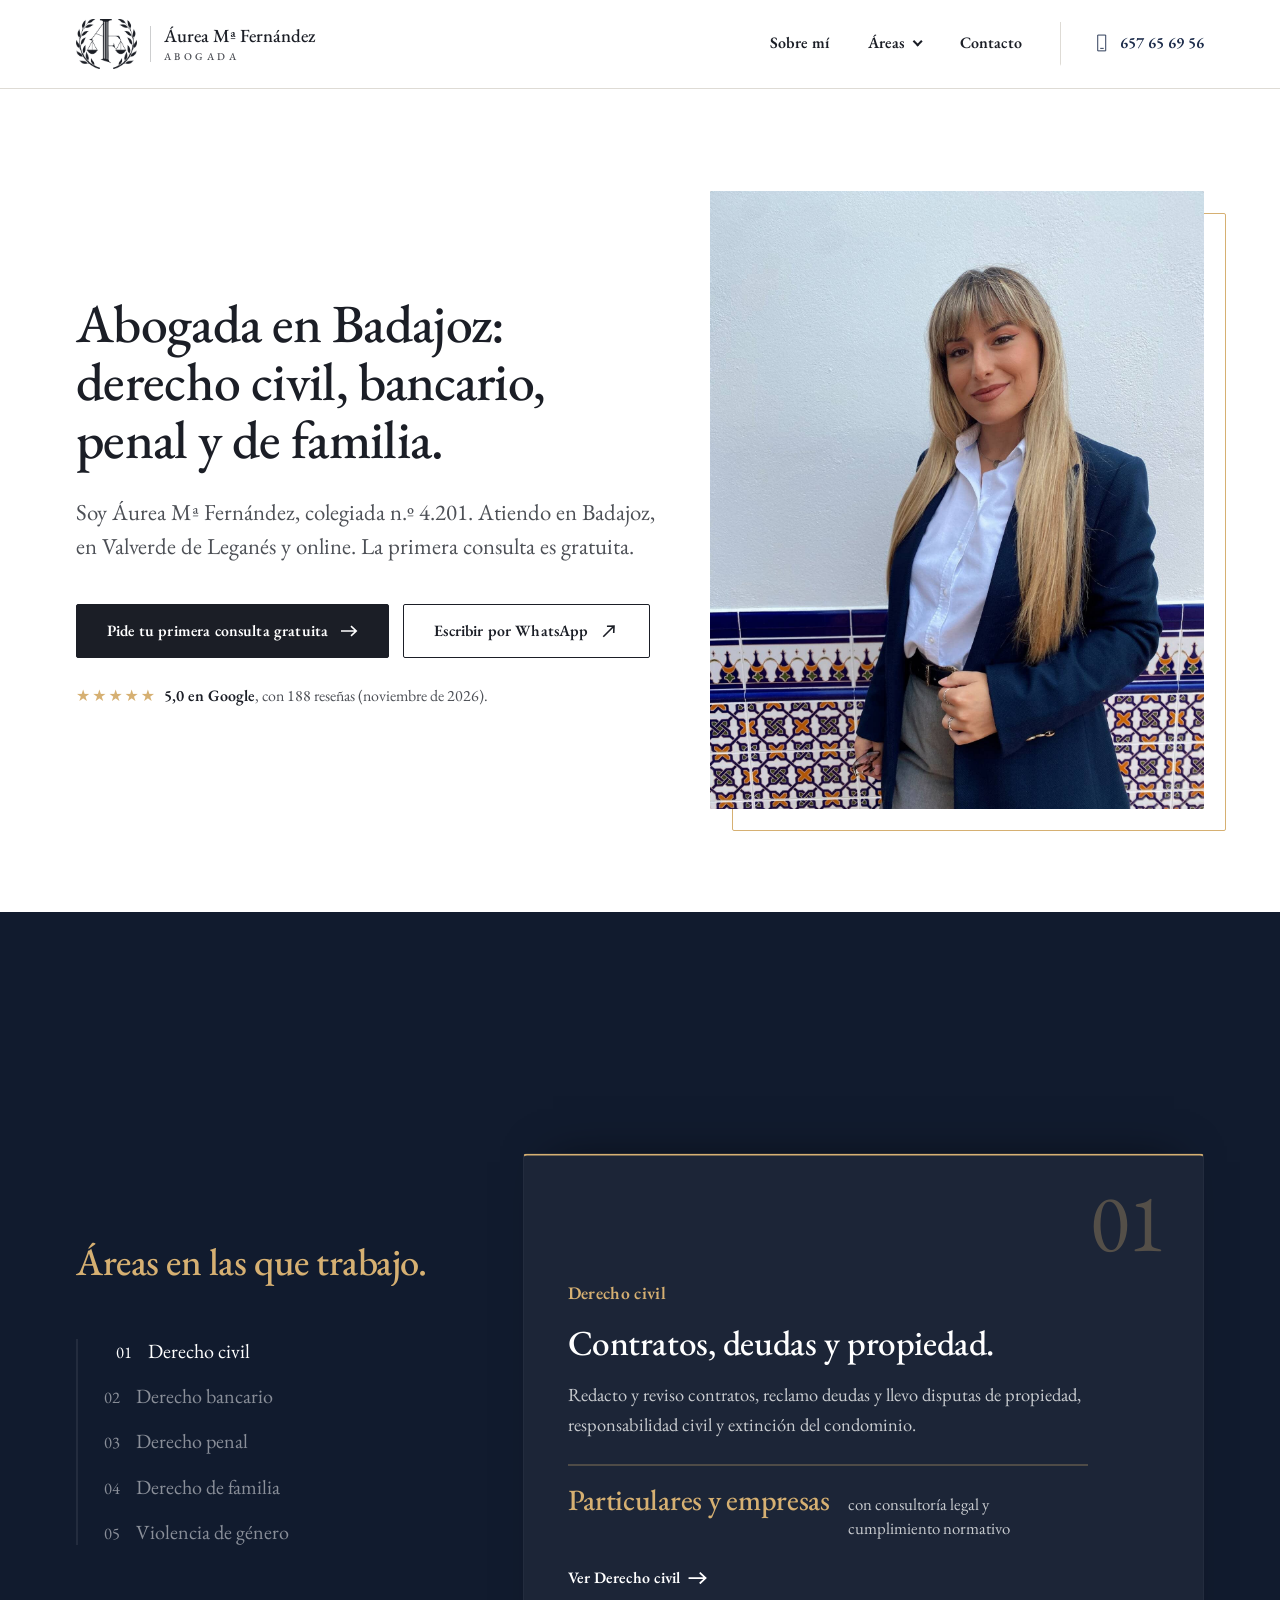
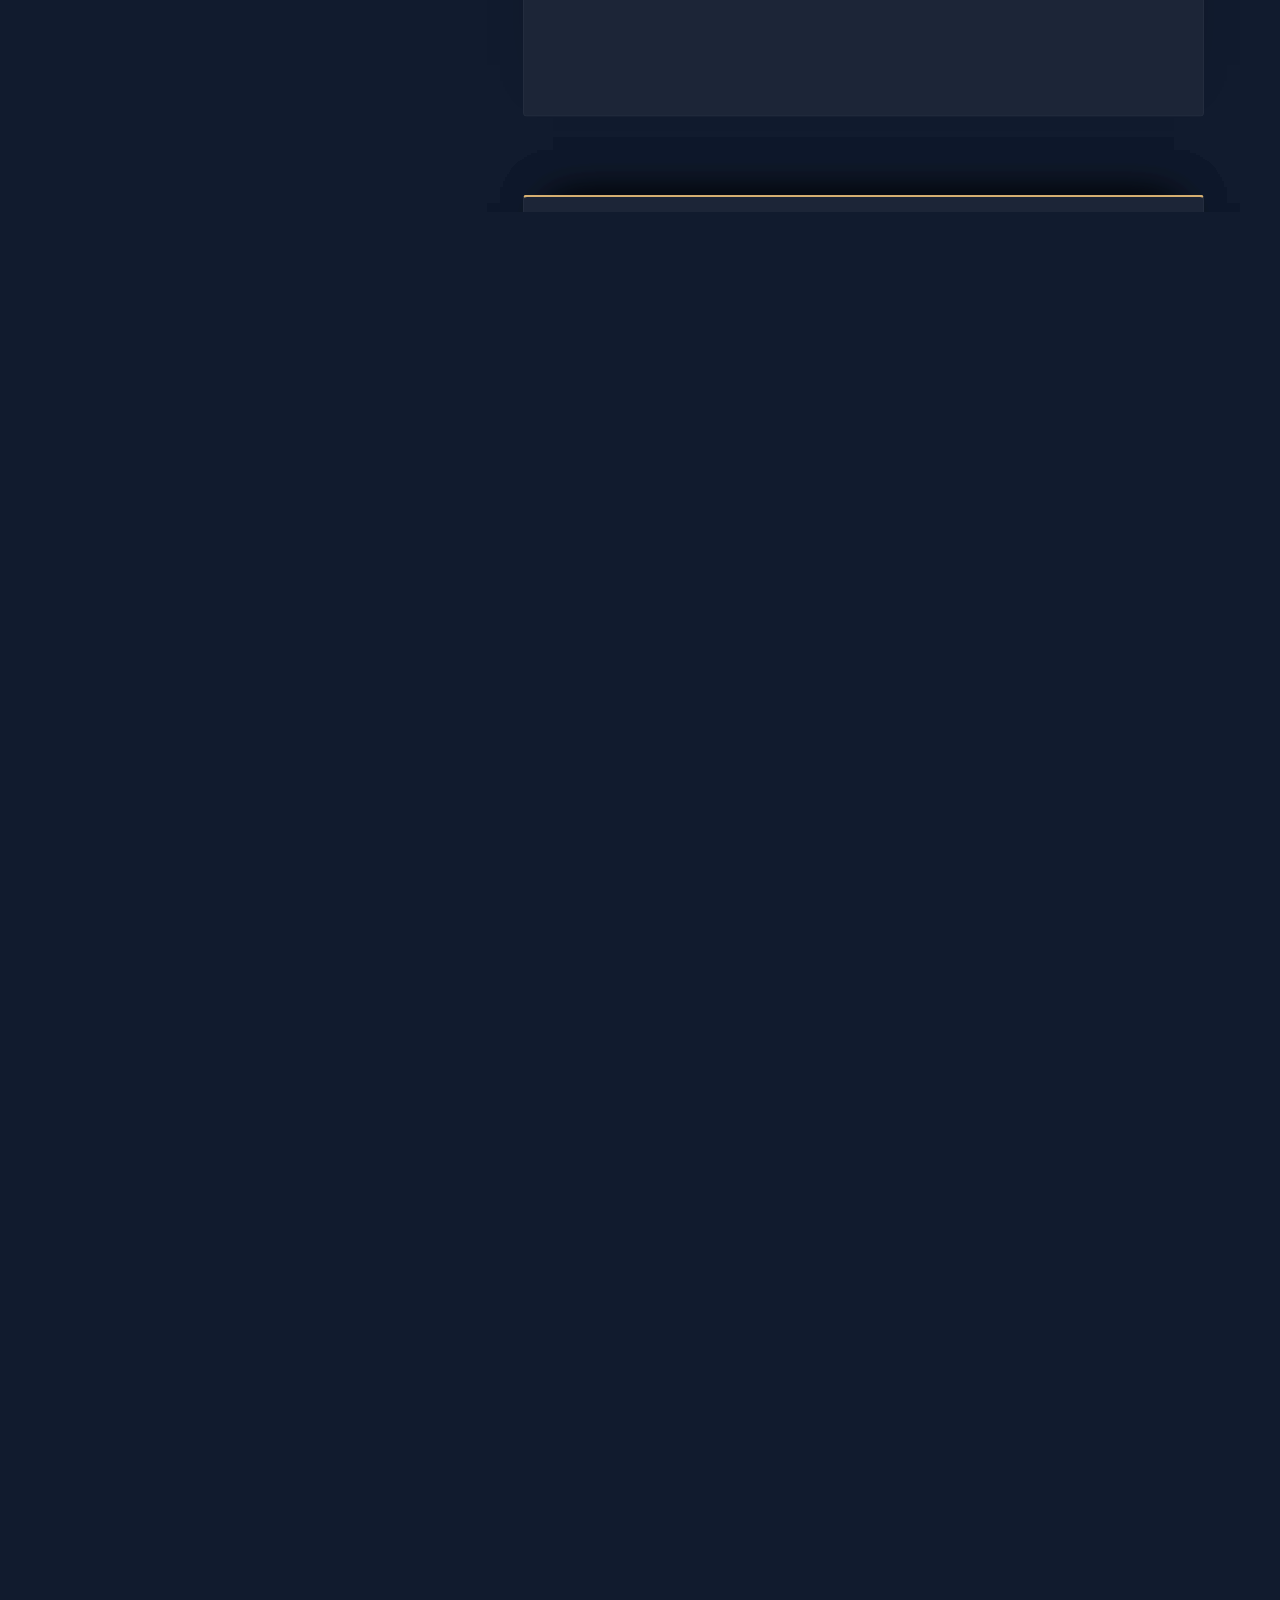
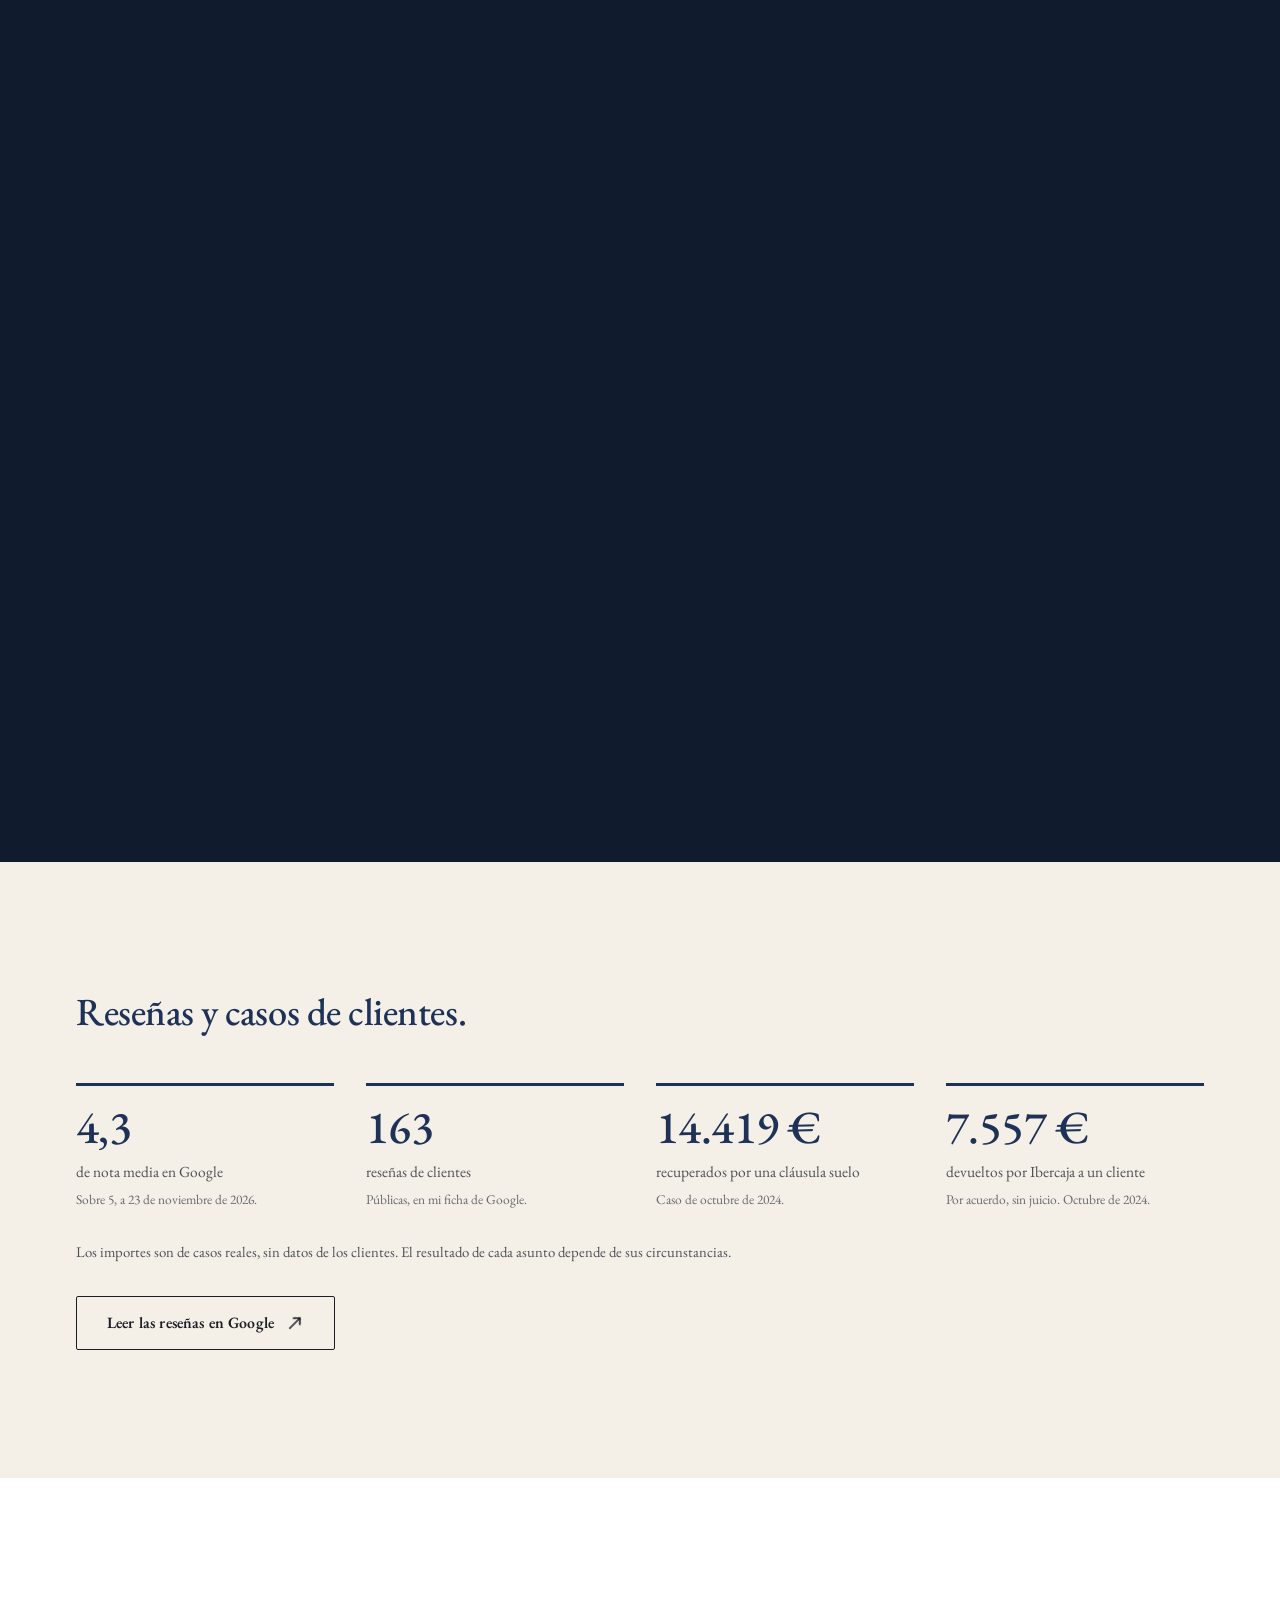
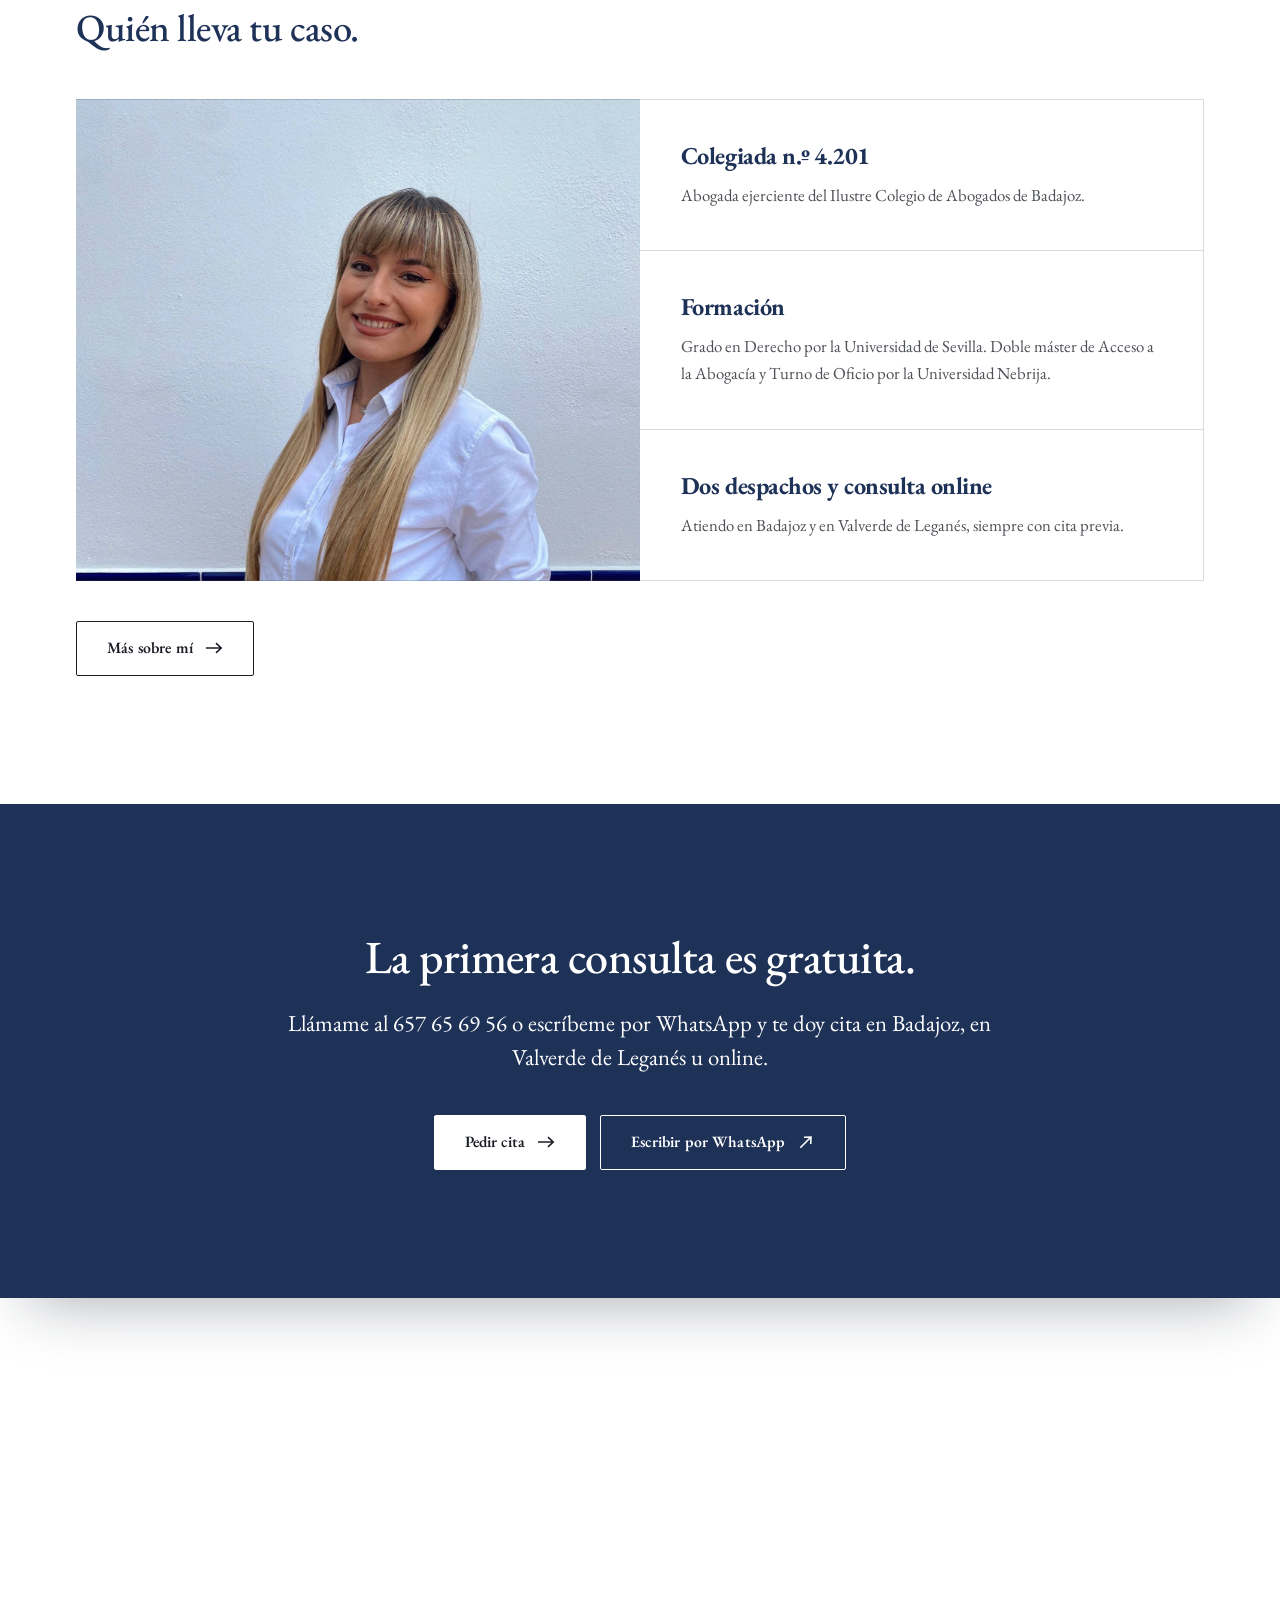
<file: index.html>
<!doctype html>
<html lang="es" class="cab-esconde pie-cortina entradas-marcadas">
<head>
<meta charset="utf-8">
<meta name="robots" content="noindex, nofollow, noarchive">
<meta name="viewport" content="width=device-width, initial-scale=1">
<title>Áurea Mª Fernández García-Moreno · Abogada en Badajoz</title>
<meta name="description" content="Abogada en Badajoz y Valverde de Leganés: derecho civil, bancario, penal, de familia y violencia de género. Primera consulta gratuita, en persona u online.">
<meta name="theme-color" content="#111B2E">
<meta property="og:type" content="website">
<meta property="og:locale" content="es_ES">
<meta property="og:site_name" content="Áurea Mª Fernández García-Moreno">
<meta property="og:title" content="Áurea Mª Fernández García-Moreno · Abogada en Badajoz">
<meta property="og:description" content="Abogada en Badajoz y Valverde de Leganés: derecho civil, bancario, penal, de familia y violencia de género. Primera consulta gratuita, en persona u online.">
<meta property="og:image" content="img/aurea-blazer.jpg">
<link rel="icon" href="img/icono.png" type="image/png">
<link rel="preconnect" href="https://fonts.googleapis.com">
<link rel="preconnect" href="https://fonts.gstatic.com" crossorigin>
<link href="https://fonts.googleapis.com/css2?family=EB+Garamond:wght@400;500;600;700;800&display=swap" rel="stylesheet">
<link rel="stylesheet" href="css/estilo.css?v=1385d161">
<link rel="stylesheet" href="css/marca.css?v=6ebcec91">
</head>
<body>

<a class="saltar" href="#principal">Saltar al contenido</a>

<header class="cabecera">
  <div class="contenedor cabecera-fila">
    <a class="marca" href="index.html" aria-label="Áurea Mª Fernández García-Moreno, inicio"><img src="img/logo.png" width="177" height="144" alt=""><span class="marca-texto marca-con-escudo"><span>Áurea Mª Fernández</span><small>Abogada</small></span></a>
    <button class="menu-boton" aria-expanded="false" aria-controls="menu">Menú</button>
    <nav class="menu" id="menu" aria-label="Principal">
      <a href="empresa.html">Sobre mí</a>
      <div class="menu-grupo">
        <button class="menu-abre" type="button" aria-expanded="false" aria-controls="menu-servicios">Áreas</button>
        <div class="submenu" id="menu-servicios">
          <a href="civil.html">Derecho civil</a>
          <a href="bancario.html">Derecho bancario</a>
          <a href="penal.html">Derecho penal</a>
          <a href="familia.html">Derecho de familia</a>
          <a href="violencia-de-genero.html">Violencia de género</a>
        </div>
      </div>
      <a href="contacto.html">Contacto</a>
      <a class="menu-tel" href="tel:+34657656956"><svg class="icono" viewBox="0 0 48 48" aria-hidden="true" focusable="false"><path d="M15 5h18v38H15zM21 37h6"/></svg><span>657 65 69 56</span></a>
    </nav>
  </div>
</header>

<main id="principal">

  <!-- Inicio, cuarta vuelta. Emilio, 23-11-2026: «los textos son malísimos... no me gusta que
       pongas ejemplos como "no te atiende un bufete, te atiendo yo": no hace esto, hace lo otro,
       ¿pero qué sentido tiene? Los textos no tienen ningún gancho... estudia y cambia la web».
       Reescrito con plantilla/REDACCION.md: se afirma, con hechos (colegiada, despachos, primera
       consulta gratuita, 5,0 en 188 reseñas) y con las palabras de su web. Los mismos cinco
       momentos que en la tercera vuelta: quién es, sus áreas (el scroll), la prueba, quién lleva
       el caso y la llamada. Nada de lemas, antítesis ni aforismos. Lo que es deducción mía está
       apuntado en la nota de la bóveda para que ella lo confirme. -->
  <section class="portada portada-lado foto-vertical">
    <div class="contenedor">
      <div class="portada-texto">
        <h1><span class="entra-palabras" style="--n:10"><span style="--i:0">Abogada</span> <span style="--i:1">en</span> <span style="--i:2">Badajoz:</span><br><span style="--i:3">derecho</span> <span style="--i:4">civil,</span> <span style="--i:5">bancario,</span> <span style="--i:6">penal</span> <span style="--i:7">y</span> <span style="--i:8">de</span> <span style="--i:9">familia.</span></span></h1>
        <p class="entradilla">Soy Áurea Mª Fernández, colegiada n.º 4.201. Atiendo en Badajoz, en Valverde de Leganés y online. La primera consulta es gratuita.</p>
        <div class="acciones"><a class="boton" href="contacto.html">Pide tu primera consulta gratuita</a><a class="boton boton-linea" href="https://wa.me/34657656956">Escribir por WhatsApp</a></div>
        <p class="portada-nota"><span class="estrellas" aria-hidden="true">★★★★★</span><b>5,0 en Google</b>, con 188 reseñas (noviembre de 2026).</p>
      </div>
      <figure class="portada-foto con-paralaje" data-recorrido><img src="img/aurea-blazer.jpg" width="1500" height="2000" alt="Áurea Mª Fernández, con chaqueta azul marino, ante una pared encalada con zócalo de azulejos" style="background-color:#8e919e" fetchpriority="high"></figure>
    </div>
  </section>

  <section class="turnos oscura" data-recorrido="fijo" data-tramos="5" data-tramos-modo="partes" style="--n:5">
    <div class="tu-fijo">
      <div class="contenedor tu-rejilla">
        <div class="tu-cabeza">
          <h2>Áreas en las que trabajo.</h2>
          <ol class="tu-indice" aria-hidden="true">
            <li style="--i:0"><span class="tu-num">01</span>Derecho civil</li>
            <li style="--i:1"><span class="tu-num">02</span>Derecho bancario</li>
            <li style="--i:2"><span class="tu-num">03</span>Derecho penal</li>
            <li style="--i:3"><span class="tu-num">04</span>Derecho de familia</li>
            <li style="--i:4"><span class="tu-num">05</span>Violencia de género</li>
          </ol>
        </div>
        <ol class="tu-paneles">
          <li class="tu-panel" style="--i:0">
            <h3 class="tu-nombre"><span class="tu-num">01</span>Derecho civil</h3>
            <p class="tu-lema">Contratos, deudas y propiedad.</p>
            <p class="tu-texto">Redacto y reviso contratos, reclamo deudas y llevo disputas de propiedad, responsabilidad civil y extinción del condominio.</p>
            <p class="tu-dato"><strong>Particulares y empresas</strong><span>con consultoría legal y cumplimiento normativo</span></p>
            <a class="enlace-flecha" href="civil.html">Ver Derecho civil</a>
          </li>
          <li class="tu-panel" style="--i:1">
            <h3 class="tu-nombre"><span class="tu-num">02</span>Derecho bancario</h3>
            <p class="tu-lema">Cláusula suelo, gastos hipotecarios y préstamos.</p>
            <p class="tu-texto">Reviso tu hipoteca o tu préstamo y reclamo al banco lo que proceda. Primero negocio con la entidad; si no hay acuerdo, presento la demanda.</p>
            <p class="tu-dato"><strong>8.700 €</strong><span>devolvió Ibercaja a un cliente en 2024, por acuerdo y sin juicio</span></p>
            <a class="enlace-flecha" href="bancario.html">Ver Derecho bancario</a>
          </li>
          <li class="tu-panel" style="--i:2">
            <h3 class="tu-nombre"><span class="tu-num">03</span>Derecho penal</h3>
            <p class="tu-lema">Defensa, acusación particular y asistencia al detenido.</p>
            <p class="tu-texto">Defiendo a la persona acusada o denunciada, ejerzo la acusación particular por la víctima y asisto al detenido en todas las fases.</p>
            <p class="tu-dato"><strong>Un delito leve</strong><span>también deja antecedentes penales</span></p>
            <a class="enlace-flecha" href="penal.html">Ver Derecho penal</a>
          </li>
          <li class="tu-panel" style="--i:3">
            <h3 class="tu-nombre"><span class="tu-num">04</span>Derecho de familia</h3>
            <p class="tu-lema">Divorcios, custodia y pensiones.</p>
            <p class="tu-texto">Tramito divorcios y separaciones, de mutuo acuerdo o contenciosos, con sus medidas de custodia, visitas y alimentos. Con especialización en mediación familiar.</p>
            <p class="tu-dato"><strong>5 años</strong><span>es el máximo de atrasos de una pensión de alimentos que se puede reclamar</span></p>
            <a class="enlace-flecha" href="familia.html">Ver Derecho de familia</a>
          </li>
          <li class="tu-panel" style="--i:4">
            <h3 class="tu-nombre"><span class="tu-num">05</span>Violencia de género</h3>
            <p class="tu-lema">Defensa y apoyo a la víctima.</p>
            <p class="tu-texto">Te defiendo en todo el procedimiento, con apoyo emocional: lesiones, amenazas, coacciones, vejaciones y violencia económica o psicológica.</p>
            <p class="tu-dato"><strong>Formación específica</strong><span>curso de especialización en Violencia de Género</span></p>
            <a class="enlace-flecha" href="violencia-de-genero.html">Ver Violencia de género</a>
          </li>
        </ol>
      </div>
    </div>
  </section>

  <section class="gris" id="prueba">
    <div class="contenedor">
      <h2>Reseñas y casos de clientes.</h2>
      <div class="cifras">
        <div class="cifra"><strong><span data-cuenta="5.0" data-texto="5,0">5,0</span></strong><span>de nota media en Google</span><small>Sobre 5, a 23 de noviembre de 2026.</small></div>
        <div class="cifra"><strong><span data-cuenta="188" data-texto="188">188</span></strong><span>reseñas de clientes</span><small>Públicas, en mi ficha de Google.</small></div>
        <div class="cifra"><strong><span data-cuenta="16600" data-texto="16.600">16.600</span> €</strong><span>recuperados por una cláusula suelo</span><small>Caso de octubre de 2024.</small></div>
        <div class="cifra"><strong><span data-cuenta="8700" data-texto="8.700">8.700</span> €</strong><span>devueltos por Ibercaja a un cliente</span><small>Por acuerdo, sin juicio. Octubre de 2024.</small></div>
      </div>
      <p class="aclaracion">Los importes son de casos reales, sin datos de los clientes. El resultado de cada asunto depende de sus circunstancias.</p>
      <div class="acciones"><a class="boton boton-linea" href="https://www.google.com/maps?cid=18416980175827621575" target="_blank" rel="noopener">Leer las reseñas en Google</a></div>
    </div>
  </section>

  <section class="blanca" id="quien">
    <div class="contenedor">
      <h2>Quién lleva tu caso.</h2>
      <div class="lado">
        <figure class="lado-foto foto-vertical descubre" data-recorrido><img src="img/aurea-camisa.jpg" width="1500" height="2000" loading="lazy" alt="Áurea Mª Fernández sonriendo, con camisa blanca, ante el zócalo de azulejos" style="object-position:50% 20%"></figure>
        <div class="lado-textos">
          <div class="lado-bloque">
            <h3>Colegiada n.º 4.201</h3>
            <p>Abogada ejerciente del Ilustre Colegio de Abogados de Badajoz.</p>
          </div>
          <div class="lado-bloque">
            <h3>Formación</h3>
            <p>Grado en Derecho por la Universidad de Sevilla. Doble máster de Acceso a la Abogacía y Turno de Oficio por la Universidad Nebrija.</p>
          </div>
          <div class="lado-bloque">
            <h3>Dos despachos y consulta online</h3>
            <p>Atiendo en Badajoz y en Valverde de Leganés, siempre con cita previa.</p>
          </div>
        </div>
      </div>
      <div class="acciones"><a class="boton boton-linea" href="empresa.html">Más sobre mí</a></div>
    </div>
  </section>

  <section class="llamada acento">
    <div class="contenedor">
      <h2>La primera consulta es gratuita.</h2>
      <p class="entradilla">Llámame al <a href="tel:+34657656956">657 65 69 56</a> o escríbeme por WhatsApp y te doy cita en Badajoz, en Valverde de Leganés u online.</p>
      <div class="acciones"><a class="boton" href="contacto.html">Pedir cita</a><a class="boton boton-linea" href="https://wa.me/34657656956">Escribir por WhatsApp</a></div>
    </div>
  </section>

</main>

<footer class="pie">
  <div class="contenedor">
    <div class="pie-rejilla">
      <div>
        <a class="pie-marca" href="index.html"><img src="img/logo-pie.png" width="640" height="376" alt="Áurea Mª Fernández García-Moreno"></a>
        <p>Abogada en Badajoz y Valverde de Leganés: derecho civil, bancario, penal y de familia.</p>
      </div>
      <div>
        <h4>Áreas</h4>
        <ul>
          <li><a href="civil.html">Derecho civil</a></li>
          <li><a href="bancario.html">Derecho bancario</a></li>
          <li><a href="penal.html">Derecho penal</a></li>
          <li><a href="familia.html">Derecho de familia</a></li>
          <li><a href="violencia-de-genero.html">Violencia de género</a></li>
        </ul>
      </div>
      <div>
        <h4>Despacho</h4>
        <ul>
          <li><a href="empresa.html">Sobre mí</a></li>
          <li><a href="contacto.html">Contacto</a></li>
          <li><a href="aviso-legal.html">Aviso legal y privacidad</a></li>
        </ul>
      </div>
      <div>
        <h4>Contacto</h4>
        <ul>
          <li>Calle Zurbarán, 1, planta 2, puerta 3<br>06002 Badajoz</li>
          <li>Calle Santa Eulalia, s/n, despacho 6<br>06130 Valverde de Leganés</li>
          <li><a href="tel:+34657656956">657 65 69 56</a></li>
          <li><a href="mailto:4201@icaba.com">4201@icaba.com</a></li>
          <li><span class="pie-horario">Lunes a viernes: 10:00 a 14:00 y 17:00 a 20:30<br>Siempre con cita previa</span></li>
        </ul>
      </div>
    </div>
    <div class="pie-legal">
      <span>© 2026 Áurea María Fernández García-Moreno</span>
      <span><a href="aviso-legal.html">Aviso legal y privacidad</a></span>
    </div>
    <a class="contacto-fijo" href="tel:+34657656956"><svg class="icono" viewBox="0 0 48 48" aria-hidden="true" focusable="false"><path d="M15 5h18v38H15zM21 37h6"/></svg>Llámame</a>
  </div>
</footer>

<script src="js/menu.js?v=f2cbd540"></script>
<script src="js/scroll.js?v=6965a13a"></script>
<script src="js/efectos.js?v=0727ad1a"></script>
</body>
</html>
</file>
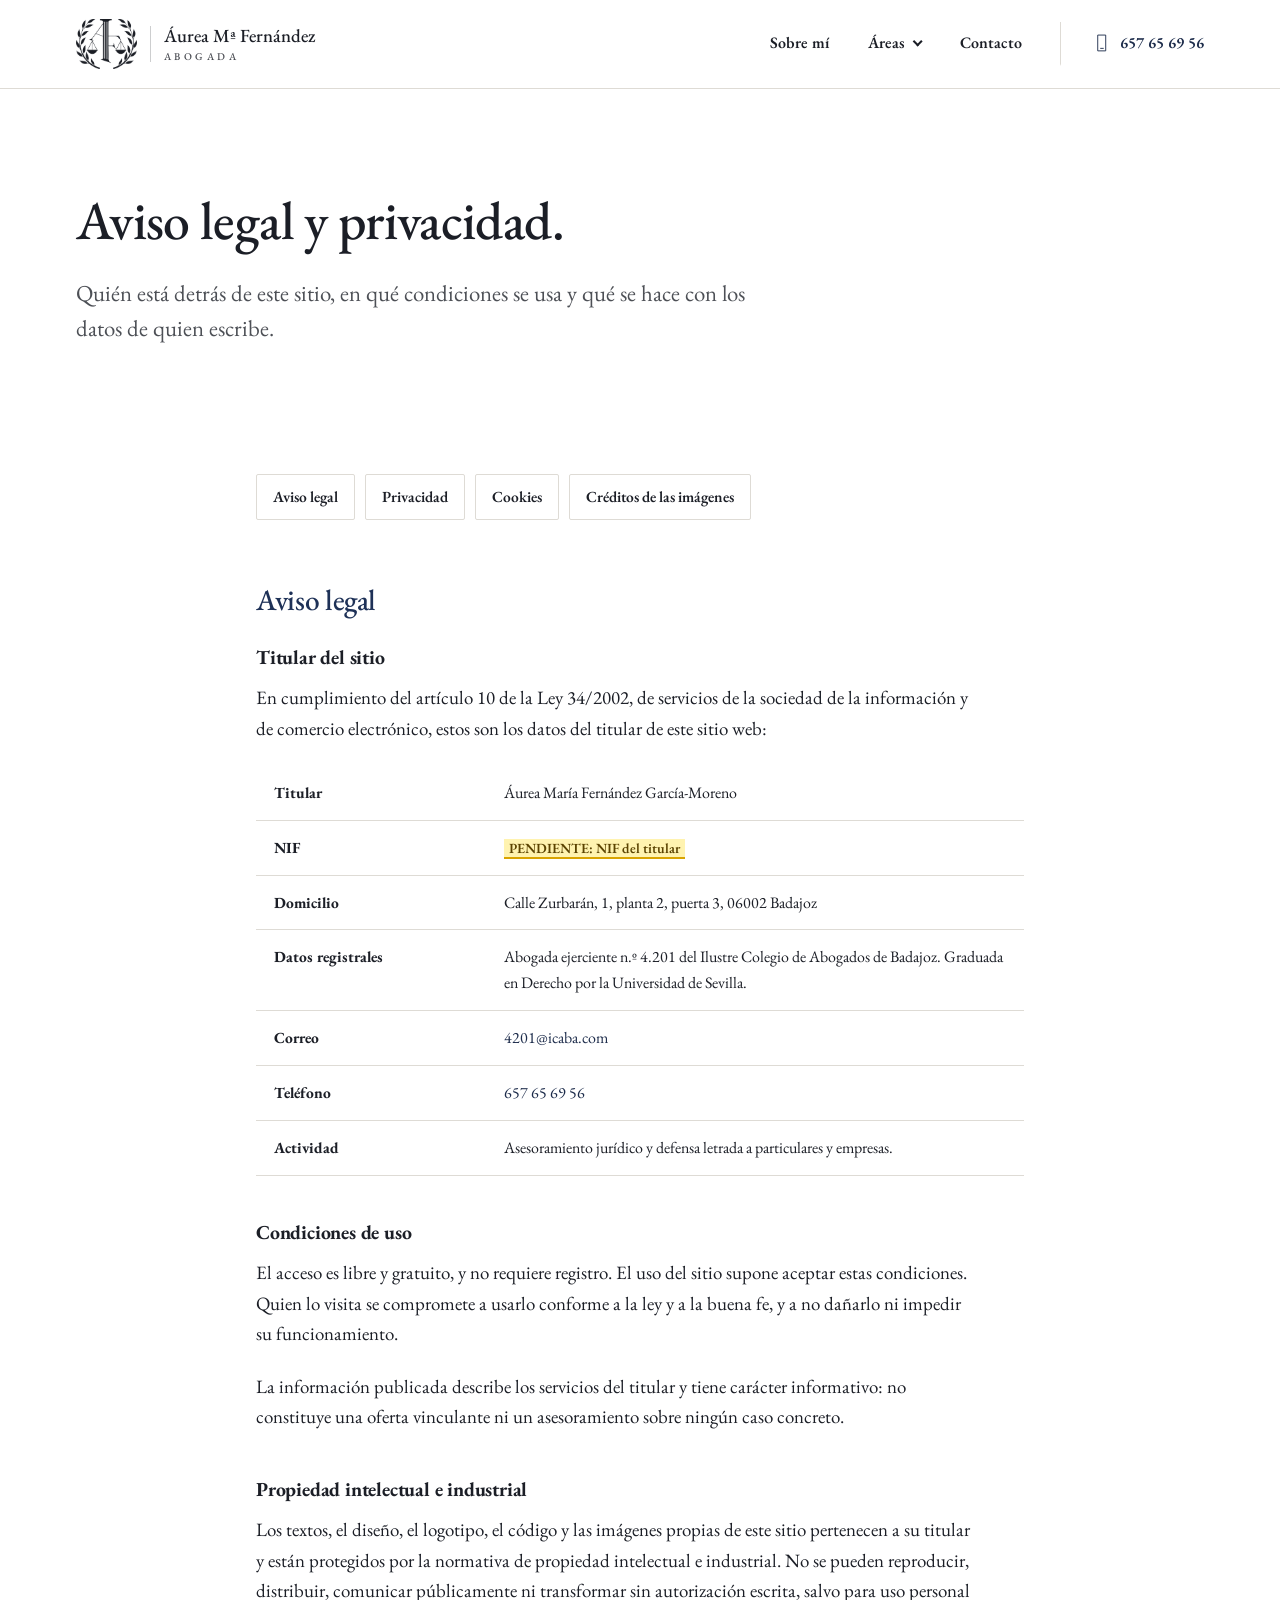
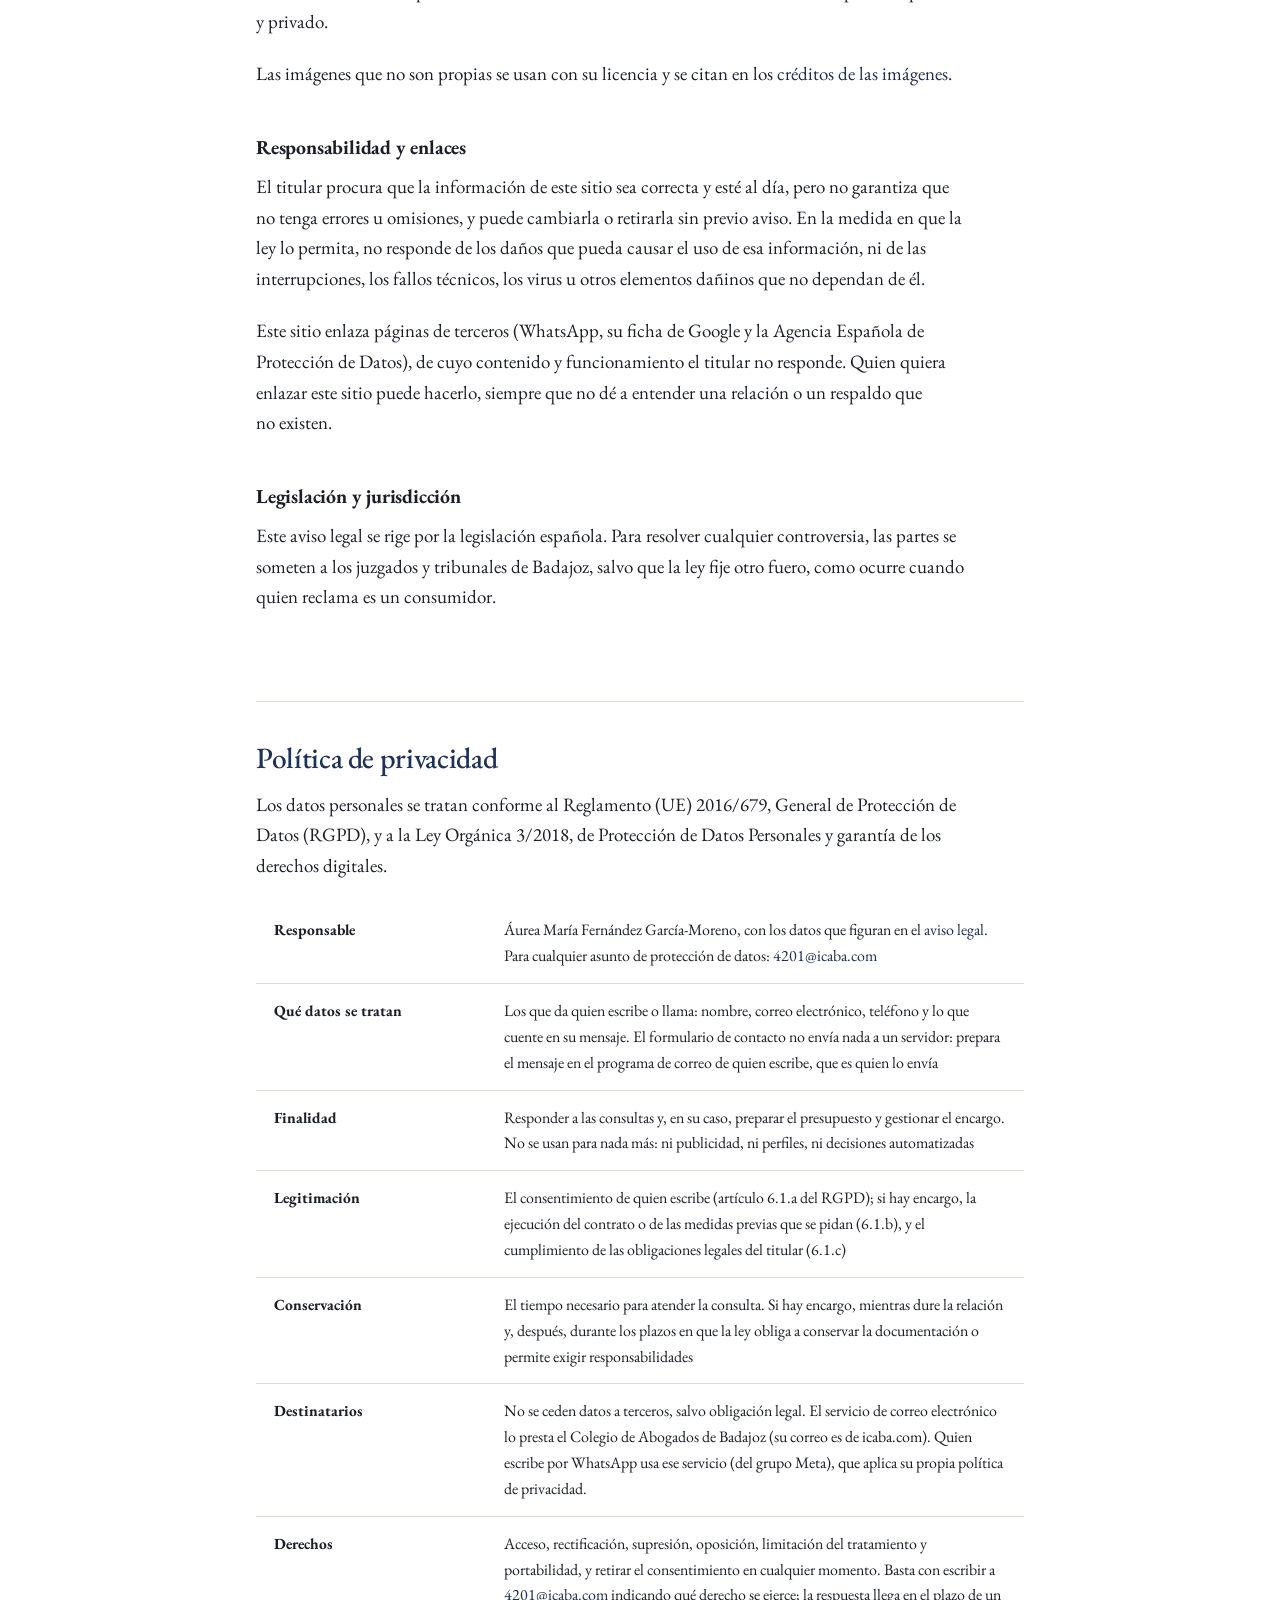
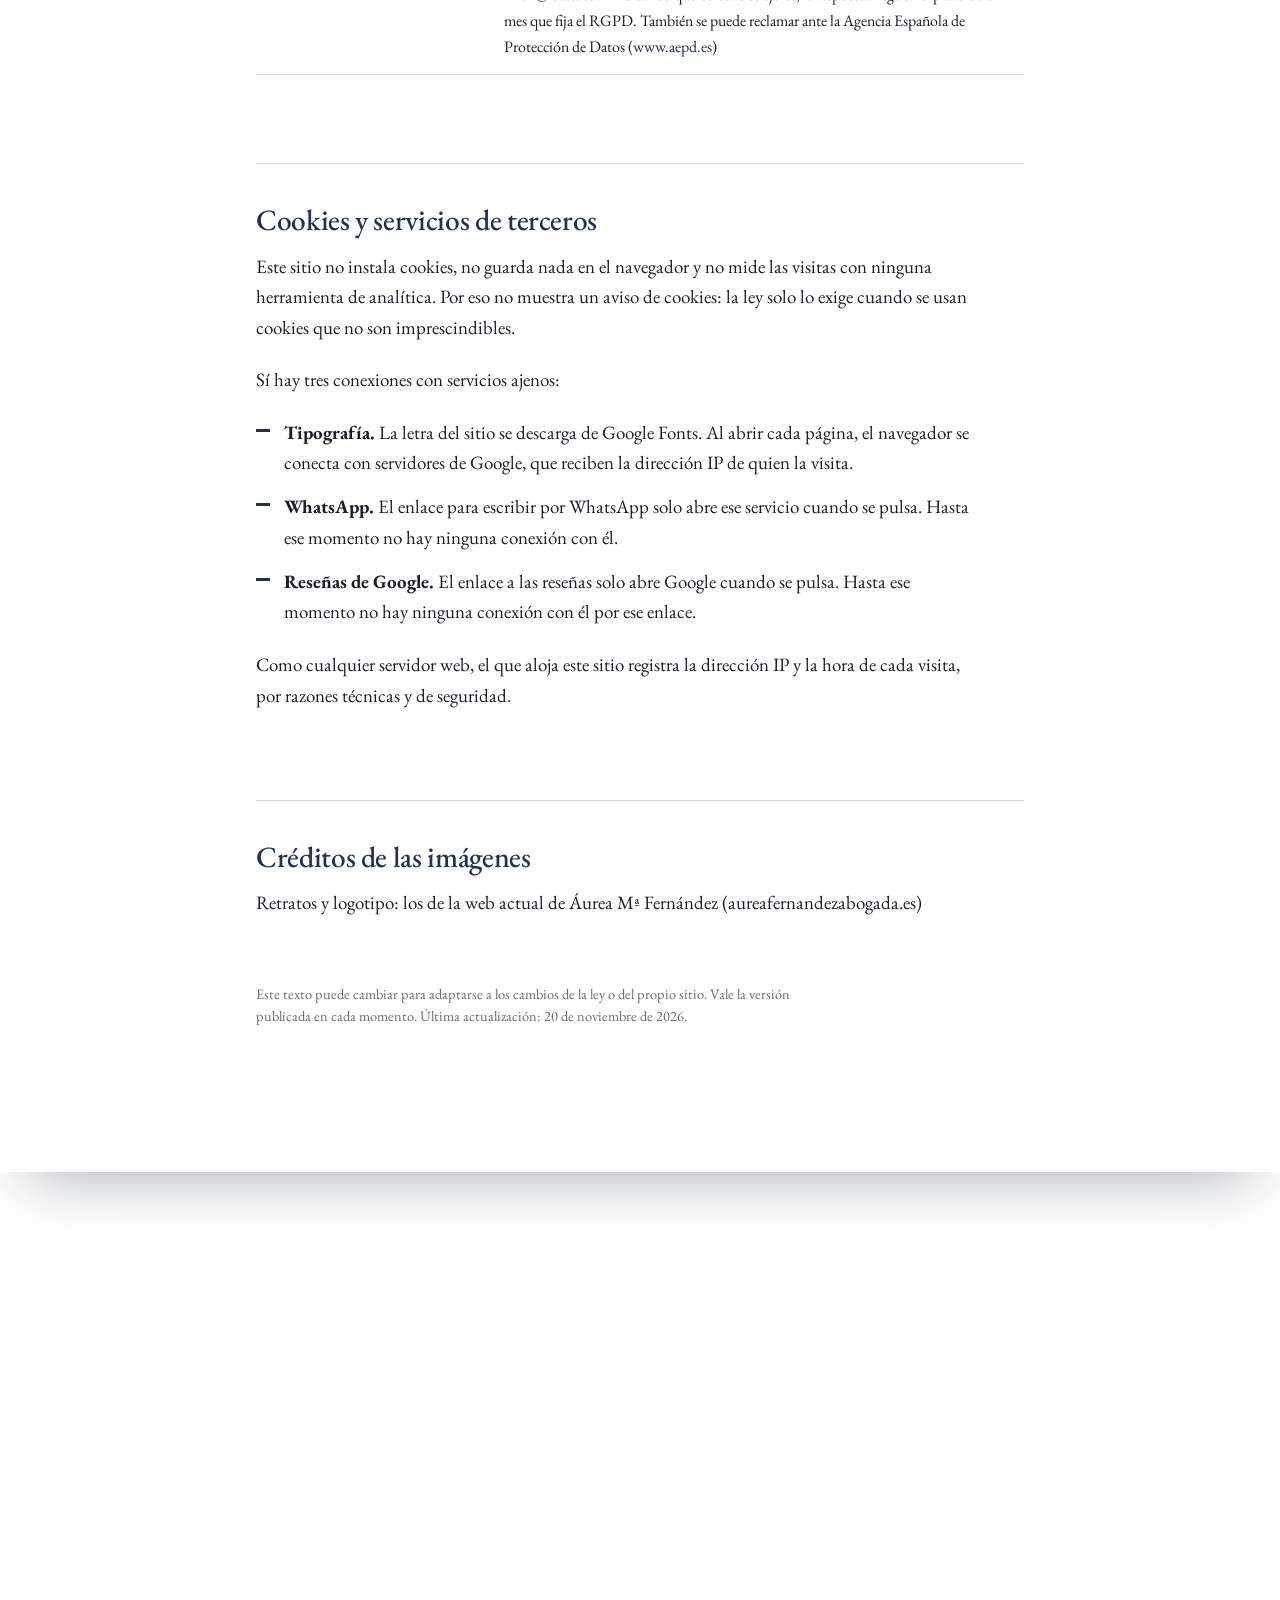
<file: aviso-legal.html>
<!doctype html>
<html lang="es" class="cab-esconde pie-cortina entradas-marcadas">
<head>
<meta charset="utf-8">
<meta name="robots" content="noindex, nofollow, noarchive">
<meta name="viewport" content="width=device-width, initial-scale=1">
<title>Aviso legal y privacidad · Áurea Mª Fernández García-Moreno</title>
<meta name="description" content="Aviso legal, privacidad y cookies de Áurea Mª Fernández García-Moreno.">
<meta name="theme-color" content="#111B2E">
<meta property="og:type" content="website">
<meta property="og:locale" content="es_ES">
<meta property="og:site_name" content="Áurea Mª Fernández García-Moreno">
<meta property="og:title" content="Aviso legal y privacidad · Áurea Mª Fernández García-Moreno">
<meta property="og:description" content="Aviso legal, privacidad y cookies de Áurea Mª Fernández García-Moreno.">
<link rel="icon" href="img/icono.png" type="image/png">
<link rel="preconnect" href="https://fonts.googleapis.com">
<link rel="preconnect" href="https://fonts.gstatic.com" crossorigin>
<link href="https://fonts.googleapis.com/css2?family=EB+Garamond:wght@400;500;600;700;800&display=swap" rel="stylesheet">
<link rel="stylesheet" href="css/estilo.css?v=1385d161">
<link rel="stylesheet" href="css/marca.css?v=6ebcec91">
</head>
<body>

<a class="saltar" href="#principal">Saltar al contenido</a>

<header class="cabecera">
  <div class="contenedor cabecera-fila">
    <a class="marca" href="index.html" aria-label="Áurea Mª Fernández García-Moreno, inicio"><img src="img/logo.png" width="177" height="144" alt=""><span class="marca-texto marca-con-escudo"><span>Áurea Mª Fernández</span><small>Abogada</small></span></a>
    <button class="menu-boton" aria-expanded="false" aria-controls="menu">Menú</button>
    <nav class="menu" id="menu" aria-label="Principal">
      <a href="empresa.html">Sobre mí</a>
      <div class="menu-grupo">
        <button class="menu-abre" type="button" aria-expanded="false" aria-controls="menu-servicios">Áreas</button>
        <div class="submenu" id="menu-servicios">
          <a href="civil.html">Derecho civil</a>
          <a href="bancario.html">Derecho bancario</a>
          <a href="penal.html">Derecho penal</a>
          <a href="familia.html">Derecho de familia</a>
          <a href="violencia-de-genero.html">Violencia de género</a>
        </div>
      </div>
      <a href="contacto.html">Contacto</a>
      <a class="menu-tel" href="tel:+34657656956"><svg class="icono" viewBox="0 0 48 48" aria-hidden="true" focusable="false"><path d="M15 5h18v38H15zM21 37h6"/></svg><span>657 65 69 56</span></a>
    </nav>
  </div>
</header>

<main id="principal">

  <!-- Aviso legal y privacidad: cuatro partes con ancla (#aviso, #privacidad, #cookies y
       #creditos) y un índice arriba. Lo que aquí se afirma del sitio (que no instala cookies,
       que el formulario no envía nada a un servidor, a qué servicios ajenos se conecta) lo
       escribe montar.py según el sitio.toml, y el candado comprueba que sigue siendo verdad:
       si el sitio cambia (analítica, un mapa, un formulario con envío), cambia este texto.
       Los datos del titular salen de [legal]; el que falta sale marcado, y con marcas no se
       publica. NO LO HA REVISADO UN ABOGADO: es un texto de partida. -->
  <section class="portada">
    <div class="contenedor">
      <h1>Aviso legal y privacidad.</h1>
      <p class="entradilla">
        Quién está detrás de este sitio, en qué condiciones se usa y qué se hace con
        los datos de quien escribe.
      </p>
    </div>
  </section>

  <section class="blanca seguida">
    <div class="contenedor estrecho legal">

      <nav aria-label="En esta página">
        <ul class="legal-indice">
          <li><a href="#aviso">Aviso legal</a></li>
          <li><a href="#privacidad">Privacidad</a></li>
          <li><a href="#cookies">Cookies</a></li>
          <li><a href="#creditos">Créditos de las imágenes</a></li>
        </ul>
      </nav>

      <h2 class="menor" id="aviso">Aviso legal</h2>

      <h3>Titular del sitio</h3>
      <p>
        En cumplimiento del artículo 10 de la Ley 34/2002, de servicios de la
        sociedad de la información y de comercio electrónico, estos son los datos
        del titular de este sitio web:
      </p>
      <div class="tabla-envoltura">
        <table class="compacta">
          <tbody>
            <tr><th>Titular</th><td>Áurea María Fernández García-Moreno</td></tr>
            <tr><th>NIF</th><td><span class="pendiente">PENDIENTE: NIF del titular</span></td></tr>
            <tr><th>Domicilio</th><td>Calle Zurbarán, 1, planta 2, puerta 3, 06002 Badajoz</td></tr>
            <tr><th>Datos registrales</th><td>Abogada ejerciente n.º 4.201 del Ilustre Colegio de Abogados de Badajoz. Graduada en Derecho por la Universidad de Sevilla.</td></tr>
            <tr><th>Correo</th><td><a href="mailto:4201@icaba.com">4201@icaba.com</a></td></tr>
            <tr><th>Teléfono</th><td><a href="tel:+34657656956">657 65 69 56</a></td></tr>
            <tr><th>Actividad</th><td>Asesoramiento jurídico y defensa letrada a particulares y empresas.</td></tr>
          </tbody>
        </table>
      </div>

      <h3>Condiciones de uso</h3>
      <p>
        El acceso es libre y gratuito, y no requiere registro. El uso del sitio
        supone aceptar estas condiciones. Quien lo visita se compromete a usarlo
        conforme a la ley y a la buena fe, y a no dañarlo ni impedir su
        funcionamiento.
      </p>
      <p>
        La información publicada describe los servicios del titular y tiene
        carácter informativo: no constituye una oferta vinculante ni un
        asesoramiento sobre ningún caso concreto.
      </p>

      <h3>Propiedad intelectual e industrial</h3>
      <p>
        Los textos, el diseño, el logotipo, el código y las imágenes propias de
        este sitio pertenecen a su titular y están protegidos por la normativa de
        propiedad intelectual e industrial. No se pueden reproducir, distribuir,
        comunicar públicamente ni transformar sin autorización escrita, salvo para
        uso personal y privado.
      </p>
      <p>
        Las imágenes que no son propias se usan con su licencia y se citan en los
        <a href="#creditos">créditos de las imágenes</a>.
      </p>

      <h3>Responsabilidad y enlaces</h3>
      <p>
        El titular procura que la información de este sitio sea correcta y esté al
        día, pero no garantiza que no tenga errores u omisiones, y puede cambiarla
        o retirarla sin previo aviso. En la medida en que la ley lo permita, no
        responde de los daños que pueda causar el uso de esa información, ni de las
        interrupciones, los fallos técnicos, los virus u otros elementos dañinos
        que no dependan de él.
      </p>
      <p>
        Este sitio enlaza páginas de terceros (WhatsApp, su ficha de Google y la Agencia Española de Protección de Datos), de cuyo contenido y funcionamiento el titular no responde. Quien quiera enlazar este sitio puede hacerlo, siempre que
        no dé a entender una relación o un respaldo que no existen.
      </p>

      <h3>Legislación y jurisdicción</h3>
      <p>
        Este aviso legal se rige por la legislación española. Para resolver
        cualquier controversia, las partes se someten a los juzgados y tribunales
        de Badajoz, salvo que la ley fije otro fuero, como ocurre cuando
        quien reclama es un consumidor.
      </p>

      <h2 class="menor" id="privacidad">Política de privacidad</h2>
      <p>
        Los datos personales se tratan conforme al Reglamento (UE) 2016/679,
        General de Protección de Datos (RGPD), y a la Ley Orgánica 3/2018, de
        Protección de Datos Personales y garantía de los derechos digitales.
      </p>
      <div class="tabla-envoltura">
        <table class="compacta">
          <tbody>
            <tr>
              <th>Responsable</th>
              <td>
                Áurea María Fernández García-Moreno, con los datos que figuran en el
                <a href="#aviso">aviso legal</a>. Para cualquier asunto de protección
                de datos: <a href="mailto:4201@icaba.com">4201@icaba.com</a>
              </td>
            </tr>
            <tr>
              <th>Qué datos se tratan</th>
              <td>
                Los que da quien escribe o llama: nombre, correo electrónico,
                teléfono y lo que cuente en su mensaje. El formulario de contacto no
                envía nada a un servidor: prepara el mensaje en el programa de correo
                de quien escribe, que es quien lo envía
              </td>
            </tr>
            <tr>
              <th>Finalidad</th>
              <td>
                Responder a las consultas y, en su caso, preparar el presupuesto y
                gestionar el encargo. No se usan para nada más: ni publicidad, ni
                perfiles, ni decisiones automatizadas
              </td>
            </tr>
            <tr>
              <th>Legitimación</th>
              <td>
                El consentimiento de quien escribe (artículo 6.1.a del RGPD); si hay
                encargo, la ejecución del contrato o de las medidas previas que se
                pidan (6.1.b), y el cumplimiento de las obligaciones legales del
                titular (6.1.c)
              </td>
            </tr>
            <tr>
              <th>Conservación</th>
              <td>
                El tiempo necesario para atender la consulta. Si hay encargo,
                mientras dure la relación y, después, durante los plazos en que la
                ley obliga a conservar la documentación o permite exigir
                responsabilidades
              </td>
            </tr>
            <tr>
              <th>Destinatarios</th>
              <td>
                No se ceden datos a terceros, salvo obligación legal. El servicio de correo electrónico lo presta el Colegio de Abogados de Badajoz (su correo es de icaba.com). Quien escribe por WhatsApp usa ese servicio (del grupo Meta), que aplica su propia política de privacidad.
              </td>
            </tr>
            <tr>
              <th>Derechos</th>
              <td>
                Acceso, rectificación, supresión, oposición, limitación del
                tratamiento y portabilidad, y retirar el consentimiento en cualquier
                momento. Basta con escribir a <a href="mailto:4201@icaba.com">4201@icaba.com</a> indicando qué derecho se
                ejerce; la respuesta llega en el plazo de un mes que fija el RGPD.
                También se puede reclamar ante la Agencia Española de Protección de
                Datos (<a href="https://www.aepd.es" rel="noopener">www.aepd.es</a>)
              </td>
            </tr>
          </tbody>
        </table>
      </div>

      <h2 class="menor" id="cookies">Cookies y servicios de terceros</h2>
      <p>
        Este sitio no instala cookies, no guarda nada en el navegador y no mide las
        visitas con ninguna herramienta de analítica. Por eso no muestra un aviso de
        cookies: la ley solo lo exige cuando se usan cookies que no son
        imprescindibles.
      </p>
      <p>
        Sí hay tres conexiones con servicios ajenos:
      </p>
      <ul class="lista-marca">
        <li>
          <strong>Tipografía.</strong> La letra del sitio se descarga de Google Fonts. Al abrir cada página, el navegador se conecta con servidores de Google, que reciben la dirección IP de quien la visita.
        </li>
        <li>
          <strong>WhatsApp.</strong> El enlace para escribir por WhatsApp solo abre ese servicio cuando se pulsa. Hasta ese momento no hay ninguna conexión con él.
        </li>
        <li>
          <strong>Reseñas de Google.</strong> El enlace a las reseñas solo abre Google cuando se pulsa. Hasta ese momento no hay ninguna conexión con él por ese enlace.
        </li>
      </ul>
      <p>
        Como cualquier servidor web, el que aloja este sitio registra la dirección
        IP y la hora de cada visita, por razones técnicas y de seguridad.
      </p>

      <h2 class="menor" id="creditos">Créditos de las imágenes</h2>
      <p>Retratos y logotipo: los de la web actual de Áurea Mª Fernández (aureafernandezabogada.es)</p>

      <p class="pie-nota legal-fecha">
        Este texto puede cambiar para adaptarse a los cambios de la ley o del propio
        sitio. Vale la versión publicada en cada momento. Última actualización:
        20 de noviembre de 2026.
      </p>

    </div>
  </section>

</main>

<footer class="pie">
  <div class="contenedor">
    <div class="pie-rejilla">
      <div>
        <a class="pie-marca" href="index.html"><img src="img/logo-pie.png" width="640" height="376" alt="Áurea Mª Fernández García-Moreno"></a>
        <p>Abogada en Badajoz y Valverde de Leganés: derecho civil, bancario, penal y de familia.</p>
      </div>
      <div>
        <h4>Áreas</h4>
        <ul>
          <li><a href="civil.html">Derecho civil</a></li>
          <li><a href="bancario.html">Derecho bancario</a></li>
          <li><a href="penal.html">Derecho penal</a></li>
          <li><a href="familia.html">Derecho de familia</a></li>
          <li><a href="violencia-de-genero.html">Violencia de género</a></li>
        </ul>
      </div>
      <div>
        <h4>Despacho</h4>
        <ul>
          <li><a href="empresa.html">Sobre mí</a></li>
          <li><a href="contacto.html">Contacto</a></li>
          <li><a href="aviso-legal.html">Aviso legal y privacidad</a></li>
        </ul>
      </div>
      <div>
        <h4>Contacto</h4>
        <ul>
          <li>Calle Zurbarán, 1, planta 2, puerta 3<br>06002 Badajoz</li>
          <li>Calle Santa Eulalia, s/n, despacho 6<br>06130 Valverde de Leganés</li>
          <li><a href="tel:+34657656956">657 65 69 56</a></li>
          <li><a href="mailto:4201@icaba.com">4201@icaba.com</a></li>
          <li><span class="pie-horario">Lunes a viernes: 10:00 a 14:00 y 17:00 a 20:30<br>Siempre con cita previa</span></li>
        </ul>
      </div>
    </div>
    <div class="pie-legal">
      <span>© 2026 Áurea María Fernández García-Moreno</span>
      <span><a href="aviso-legal.html">Aviso legal y privacidad</a></span>
    </div>
    <a class="contacto-fijo" href="tel:+34657656956"><svg class="icono" viewBox="0 0 48 48" aria-hidden="true" focusable="false"><path d="M15 5h18v38H15zM21 37h6"/></svg>Llámame</a>
  </div>
</footer>

<script src="js/menu.js?v=f2cbd540"></script>
<script src="js/scroll.js?v=6965a13a"></script>
</body>
</html>
</file>
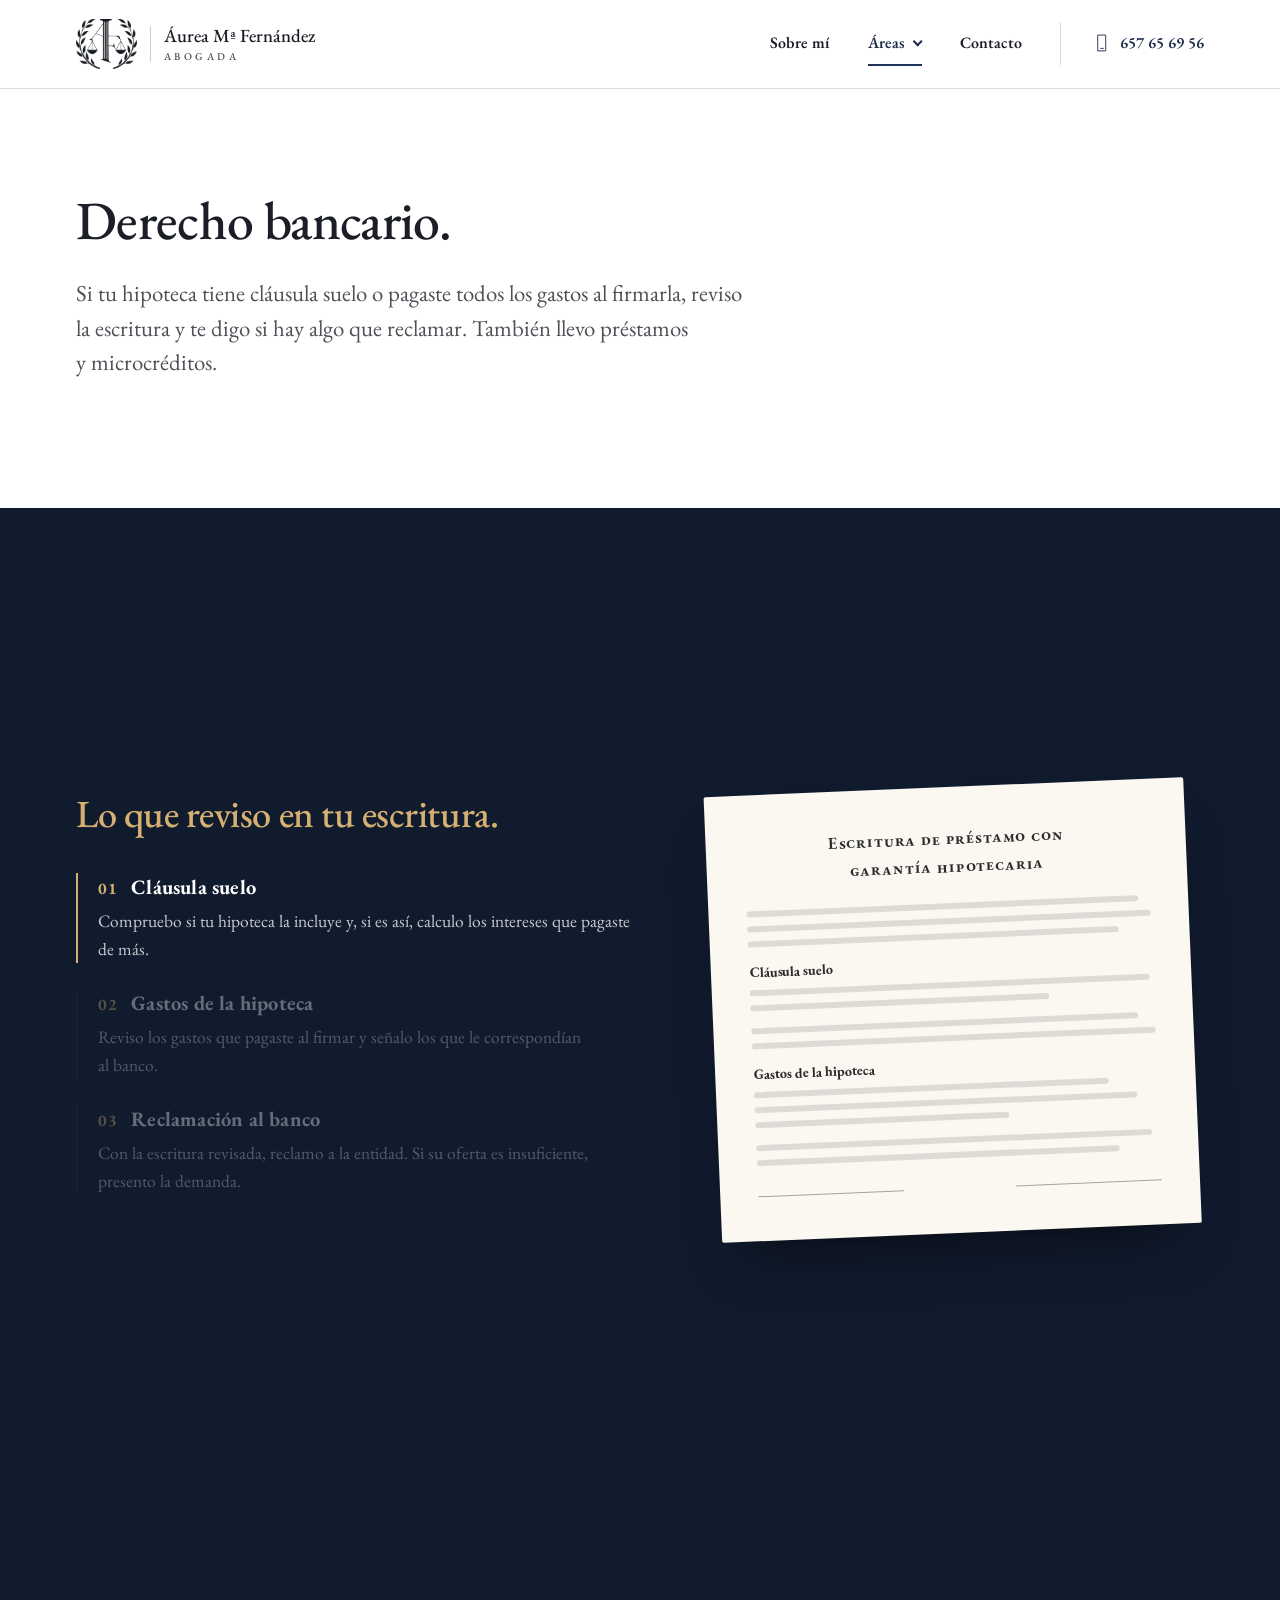
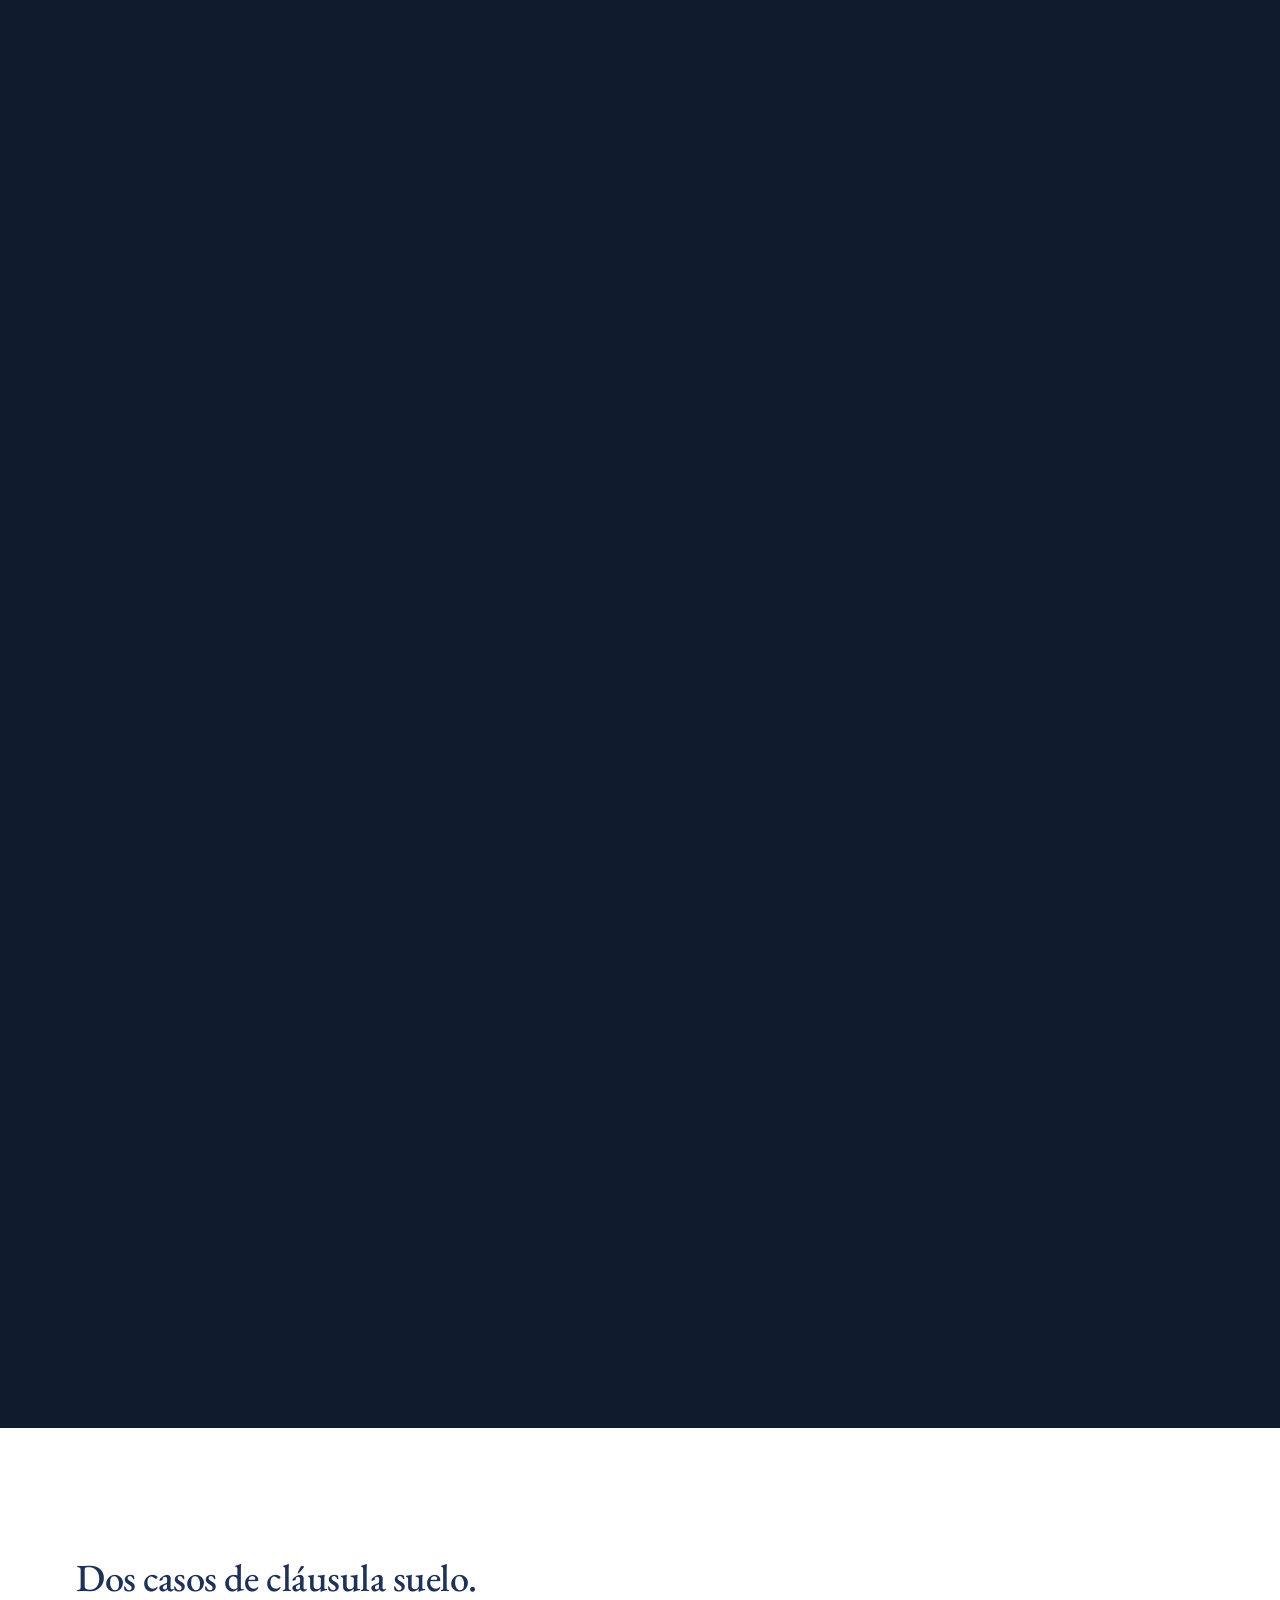
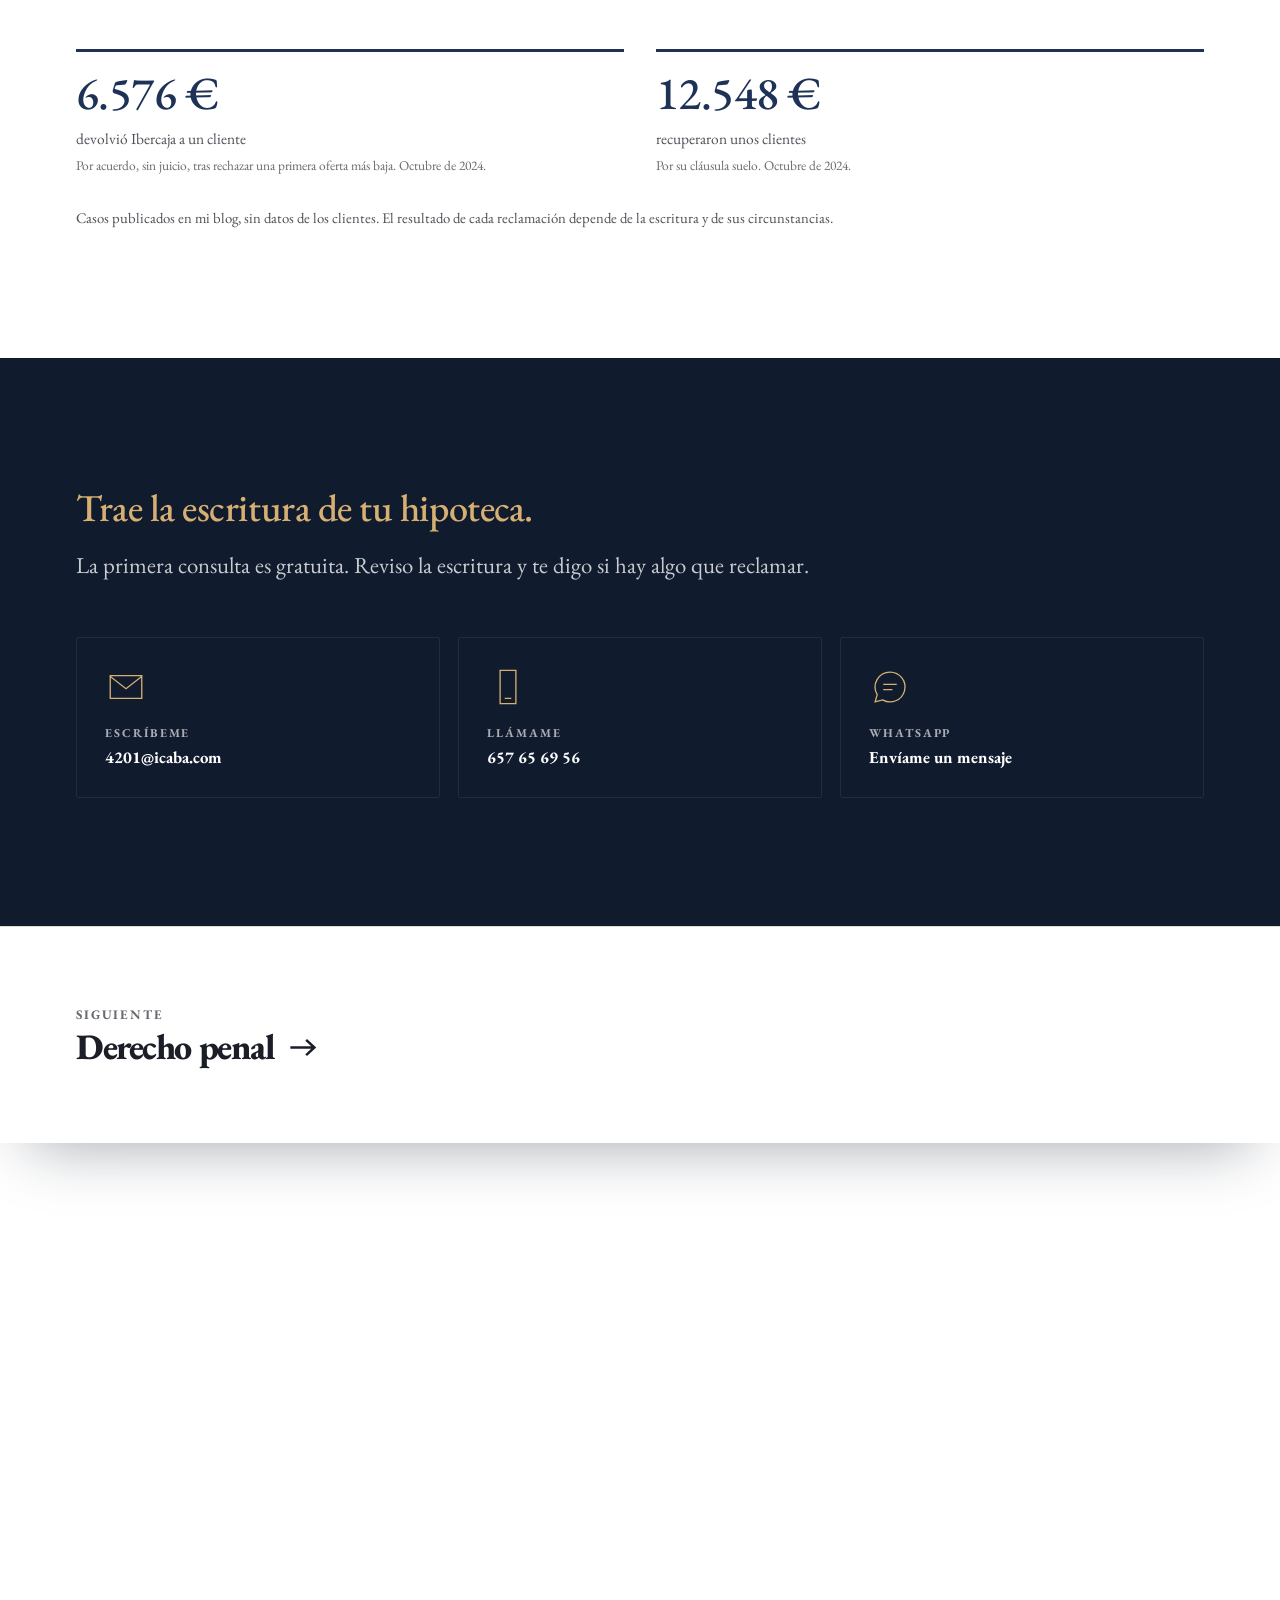
<file: bancario.html>
<!doctype html>
<html lang="es" class="cab-esconde pie-cortina entradas-marcadas">
<head>
<meta charset="utf-8">
<meta name="robots" content="noindex, nofollow, noarchive">
<meta name="viewport" content="width=device-width, initial-scale=1">
<title>Derecho bancario · Áurea Mª Fernández García-Moreno</title>
<meta name="description" content="Cláusula suelo, gastos hipotecarios, préstamos y microcréditos, en defensa del consumidor.">
<meta name="theme-color" content="#111B2E">
<meta property="og:type" content="website">
<meta property="og:locale" content="es_ES">
<meta property="og:site_name" content="Áurea Mª Fernández García-Moreno">
<meta property="og:title" content="Derecho bancario · Áurea Mª Fernández García-Moreno">
<meta property="og:description" content="Cláusula suelo, gastos hipotecarios, préstamos y microcréditos, en defensa del consumidor.">
<link rel="icon" href="img/icono.png" type="image/png">
<link rel="preconnect" href="https://fonts.googleapis.com">
<link rel="preconnect" href="https://fonts.gstatic.com" crossorigin>
<link href="https://fonts.googleapis.com/css2?family=EB+Garamond:wght@400;500;600;700;800&display=swap" rel="stylesheet">
<link rel="stylesheet" href="css/estilo.css?v=1385d161">
<link rel="stylesheet" href="css/marca.css?v=6ebcec91">
</head>
<body>

<a class="saltar" href="#principal">Saltar al contenido</a>

<header class="cabecera">
  <div class="contenedor cabecera-fila">
    <a class="marca" href="index.html" aria-label="Áurea Mª Fernández García-Moreno, inicio"><img src="img/logo.png" width="177" height="144" alt=""><span class="marca-texto marca-con-escudo"><span>Áurea Mª Fernández</span><small>Abogada</small></span></a>
    <button class="menu-boton" aria-expanded="false" aria-controls="menu">Menú</button>
    <nav class="menu" id="menu" aria-label="Principal">
      <a href="empresa.html">Sobre mí</a>
      <div class="menu-grupo">
        <button class="menu-abre actual" type="button" aria-expanded="false" aria-controls="menu-servicios">Áreas</button>
        <div class="submenu" id="menu-servicios">
          <a href="civil.html">Derecho civil</a>
          <a href="bancario.html" aria-current="page">Derecho bancario</a>
          <a href="penal.html">Derecho penal</a>
          <a href="familia.html">Derecho de familia</a>
          <a href="violencia-de-genero.html">Violencia de género</a>
        </div>
      </div>
      <a href="contacto.html">Contacto</a>
      <a class="menu-tel" href="tel:+34657656956"><svg class="icono" viewBox="0 0 48 48" aria-hidden="true" focusable="false"><path d="M15 5h18v38H15zM21 37h6"/></svg><span>657 65 69 56</span></a>
    </nav>
  </div>
</header>

<main id="principal">

  <!-- Derecho bancario. De su página «Áreas legales» y de dos entradas de su blog (9-10-2024):
       el acuerdo con Ibercaja y los 16.600 euros. Cuarta vuelta (23-11-2026), con
       plantilla/REDACCION.md. Fuera «muchos casos ganados» (ni es objetivo ni se puede
       comprobar, y roza la promesa de resultado que el Estatuto de la Abogacía no deja hacer):
       van los dos casos concretos, sin nombres, con la línea de que cada resultado depende de
       sus circunstancias. Lo que hace en cada reclamación está escrito con prudencia («si es
       así», «los que le correspondían al banco»): que Áurea lo confirme.
       Quinta (23-11-2026), Emilio: «quiero algún scroll chulo en cada derecho». Aquí, su
       escritura de hipoteca en papel (pieza DOCUMENTO): al bajar, un rotulador subraya la
       cláusula suelo, después los gastos, y al final cae el sello de «Revisada». Es lo que ella
       hace en la primera consulta, y se ve sin explicarlo. El papel es un dibujo: rayas grises,
       sin texto inventado; solo llevan nombre las dos cláusulas que revisa. -->
  <section class="portada">
    <div class="contenedor">
      <h1>Derecho bancario.</h1>
      <p class="entradilla">Si tu hipoteca tiene cláusula suelo o pagaste todos los gastos al firmarla, reviso la escritura y te digo si hay algo que reclamar. También llevo préstamos y microcréditos.</p>
    </div>
  </section>

  <section class="documento oscura" data-recorrido="fijo" data-tramos="3" data-tramos-modo="partes" style="--n:3">
    <div class="dc-fijo">
      <div class="contenedor dc-rejilla">
        <div class="dc-cabeza">
          <h2>Lo que reviso en tu escritura.</h2>
          <ol class="dc-pasos">
            <li class="dc-paso" style="--i:0"><h3><span class="dc-num">01</span>Cláusula suelo</h3><p>Compruebo si tu hipoteca la incluye y, si es así, calculo los intereses que pagaste de más.</p></li>
            <li class="dc-paso" style="--i:1"><h3><span class="dc-num">02</span>Gastos de la hipoteca</h3><p>Reviso los gastos que pagaste al firmar y señalo los que le correspondían al banco.</p></li>
            <li class="dc-paso" style="--i:2"><h3><span class="dc-num">03</span>Reclamación al banco</h3><p>Con la escritura revisada, reclamo a la entidad. Si su oferta es insuficiente, presento la demanda.</p></li>
          </ol>
        </div>
        <div class="dc-papel" aria-hidden="true">
          <p class="dc-titulo">Escritura de préstamo con garantía hipotecaria</p>
          <div class="dc-clausula"><span class="dc-raya" style="--w:97%"></span><span class="dc-raya" style="--w:100%"></span><span class="dc-raya" style="--w:92%"></span></div>
          <div class="dc-clausula dc-marcada" style="--i:0"><span class="dc-rotulo">Cláusula suelo</span><span class="dc-raya" style="--w:99%"></span><span class="dc-raya" style="--w:74%"></span><span class="dc-rotulador"></span><span class="dc-visto"></span></div>
          <div class="dc-clausula"><span class="dc-raya" style="--w:96%"></span><span class="dc-raya" style="--w:100%"></span></div>
          <div class="dc-clausula dc-marcada" style="--i:1"><span class="dc-rotulo">Gastos de la hipoteca</span><span class="dc-raya" style="--w:88%"></span><span class="dc-raya" style="--w:95%"></span><span class="dc-raya" style="--w:63%"></span><span class="dc-rotulador"></span><span class="dc-visto"></span></div>
          <div class="dc-clausula"><span class="dc-raya" style="--w:98%"></span><span class="dc-raya" style="--w:90%"></span></div>
          <div class="dc-firmas"><span></span><span></span></div>
          <span class="dc-sello" style="--i:2">Revisada</span>
        </div>
      </div>
    </div>
  </section>

  <section class="blanca">
    <div class="contenedor">
      <h2 id="casos">Dos casos de cláusula suelo.</h2>
      <div class="cifras">
        <div class="cifra"><strong><span data-cuenta="8700" data-texto="8.700">8.700</span> €</strong><span>devolvió Ibercaja a un cliente</span><small>Por acuerdo, sin juicio, tras rechazar una primera oferta más baja. Octubre de 2024.</small></div>
        <div class="cifra"><strong><span data-cuenta="16600" data-texto="16.600">16.600</span> €</strong><span>recuperaron unos clientes</span><small>Por su cláusula suelo. Octubre de 2024.</small></div>
      </div>
      <p class="aclaracion">Casos publicados en mi blog, sin datos de los clientes. El resultado de cada reclamación depende de la escritura y de sus circunstancias.</p>
    </div>
  </section>

  <section class="oscura contacta" id="contacto">
    <div class="contenedor">
      <h2>Trae la escritura de tu hipoteca.</h2>
      <p class="entradilla">La primera consulta es gratuita. Reviso la escritura y te digo si hay algo que reclamar.</p>
      <ul class="vias" style="--n:3">
        <li><a class="via" href="mailto:4201@icaba.com?subject=Consulta%20de%20derecho%20bancario"><svg class="icono" viewBox="0 0 48 48" aria-hidden="true" focusable="false"><path d="M6 11h36v26H6zM6 12l18 14 18-14"/></svg><span class="via-rotulo">Escríbeme</span><span class="via-dato">4201<wbr>@icaba.com</span></a></li>
        <li><a class="via" href="tel:+34657656956"><svg class="icono" viewBox="0 0 48 48" aria-hidden="true" focusable="false"><path d="M15 5h18v38H15zM21 37h6"/></svg><span class="via-rotulo">Llámame</span><span class="via-dato">657 65 69 56</span></a></li>
        <li><a class="via" href="https://wa.me/34657656956" target="_blank" rel="noopener"><svg class="icono" viewBox="0 0 48 48" aria-hidden="true" focusable="false"><path d="M24 7a17 17 0 0 0-14.6 25.7L7 41l8.6-2.3A17 17 0 1 0 24 7zM17 21h14M17 27h9"/></svg><span class="via-rotulo">WhatsApp</span><span class="via-dato">Envíame un mensaje</span></a></li>
      </ul>
    </div>
  </section>

  <nav class="siguiente" aria-label="Siguiente servicio">
    <div class="contenedor">
      <a href="penal.html"><span class="sg-rotulo">Siguiente</span><span class="sg-nombre">Derecho penal</span></a>
    </div>
  </nav>

</main>

<footer class="pie">
  <div class="contenedor">
    <div class="pie-rejilla">
      <div>
        <a class="pie-marca" href="index.html"><img src="img/logo-pie.png" width="640" height="376" alt="Áurea Mª Fernández García-Moreno"></a>
        <p>Abogada en Badajoz y Valverde de Leganés: derecho civil, bancario, penal y de familia.</p>
      </div>
      <div>
        <h4>Áreas</h4>
        <ul>
          <li><a href="civil.html">Derecho civil</a></li>
          <li><a href="bancario.html">Derecho bancario</a></li>
          <li><a href="penal.html">Derecho penal</a></li>
          <li><a href="familia.html">Derecho de familia</a></li>
          <li><a href="violencia-de-genero.html">Violencia de género</a></li>
        </ul>
      </div>
      <div>
        <h4>Despacho</h4>
        <ul>
          <li><a href="empresa.html">Sobre mí</a></li>
          <li><a href="contacto.html">Contacto</a></li>
          <li><a href="aviso-legal.html">Aviso legal y privacidad</a></li>
        </ul>
      </div>
      <div>
        <h4>Contacto</h4>
        <ul>
          <li>Calle Zurbarán, 1, planta 2, puerta 3<br>06002 Badajoz</li>
          <li>Calle Santa Eulalia, s/n, despacho 6<br>06130 Valverde de Leganés</li>
          <li><a href="tel:+34657656956">657 65 69 56</a></li>
          <li><a href="mailto:4201@icaba.com">4201@icaba.com</a></li>
          <li><span class="pie-horario">Lunes a viernes: 10:00 a 14:00 y 17:00 a 20:30<br>Siempre con cita previa</span></li>
        </ul>
      </div>
    </div>
    <div class="pie-legal">
      <span>© 2026 Áurea María Fernández García-Moreno</span>
      <span><a href="aviso-legal.html">Aviso legal y privacidad</a></span>
    </div>
    <a class="contacto-fijo" href="tel:+34657656956"><svg class="icono" viewBox="0 0 48 48" aria-hidden="true" focusable="false"><path d="M15 5h18v38H15zM21 37h6"/></svg>Llámame</a>
  </div>
</footer>

<script src="js/menu.js?v=f2cbd540"></script>
<script src="js/scroll.js?v=6965a13a"></script>
<script src="js/efectos.js?v=0727ad1a"></script>
</body>
</html>
</file>
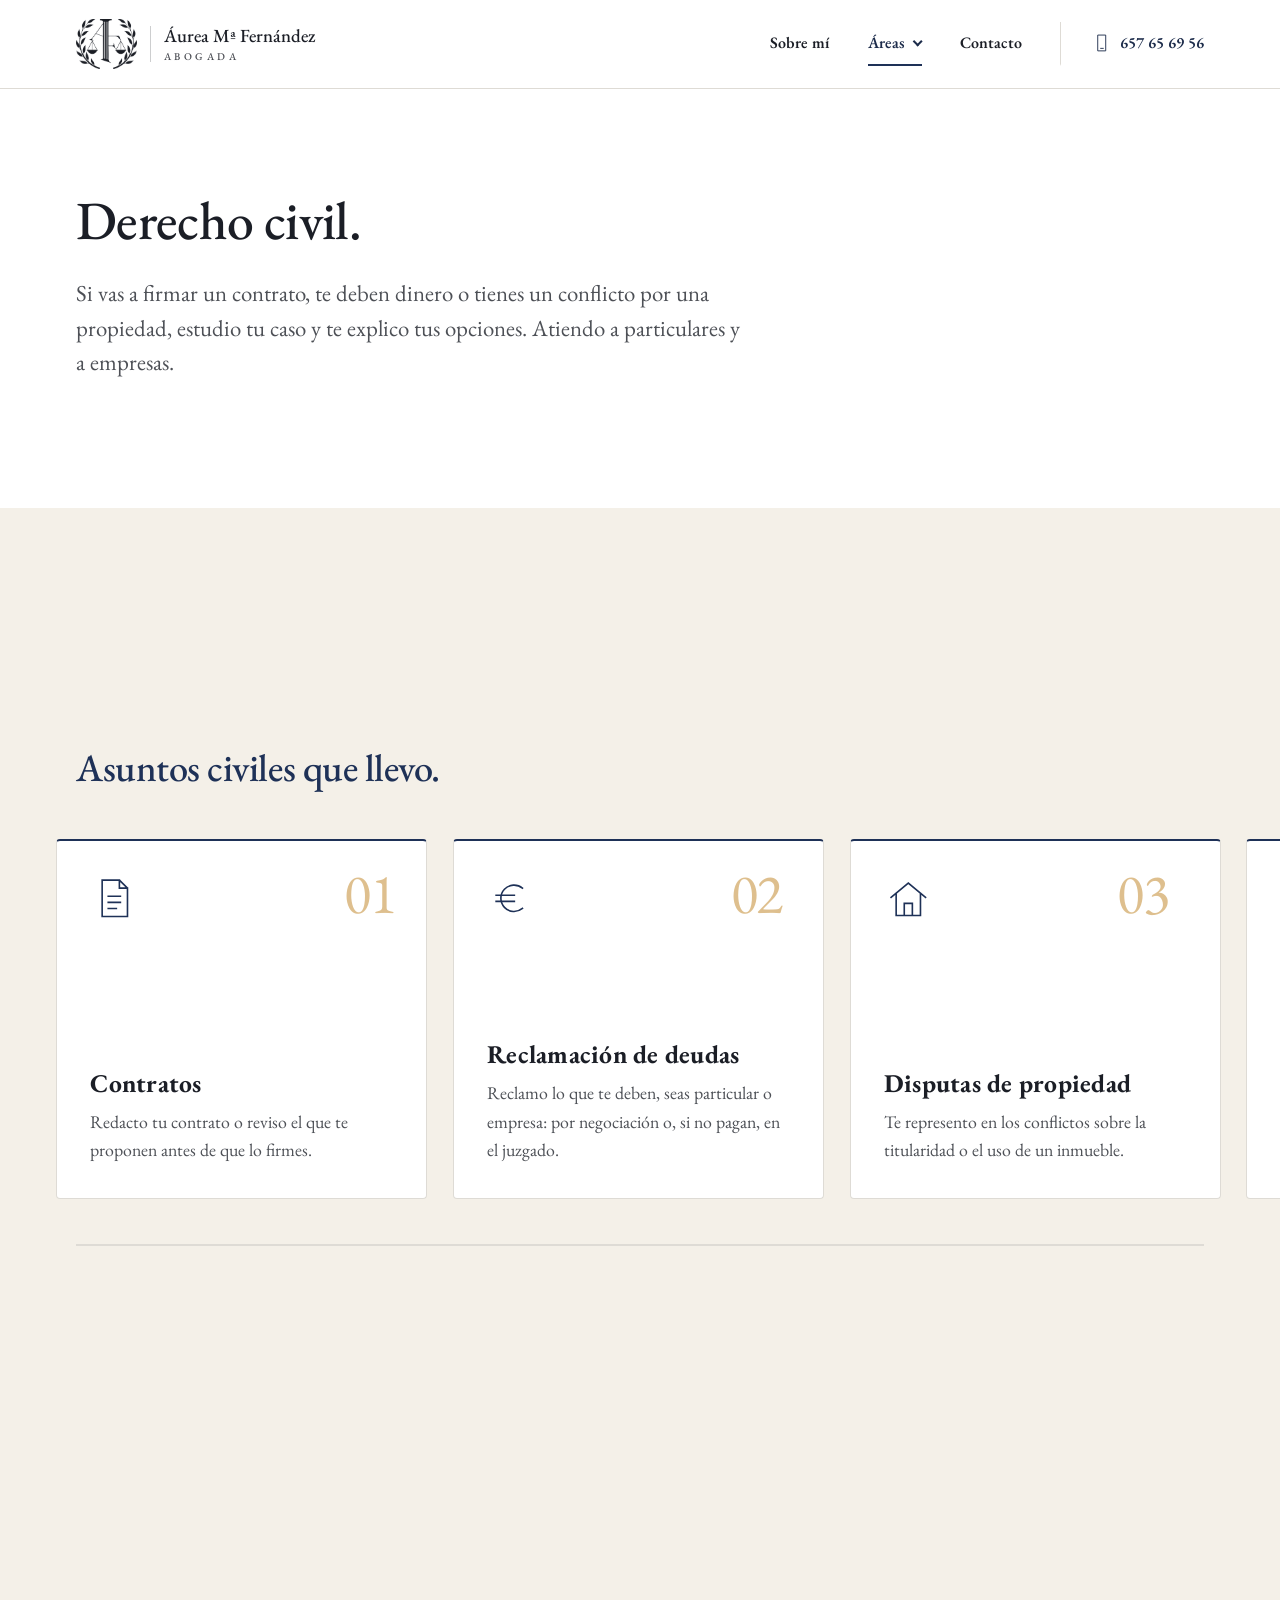
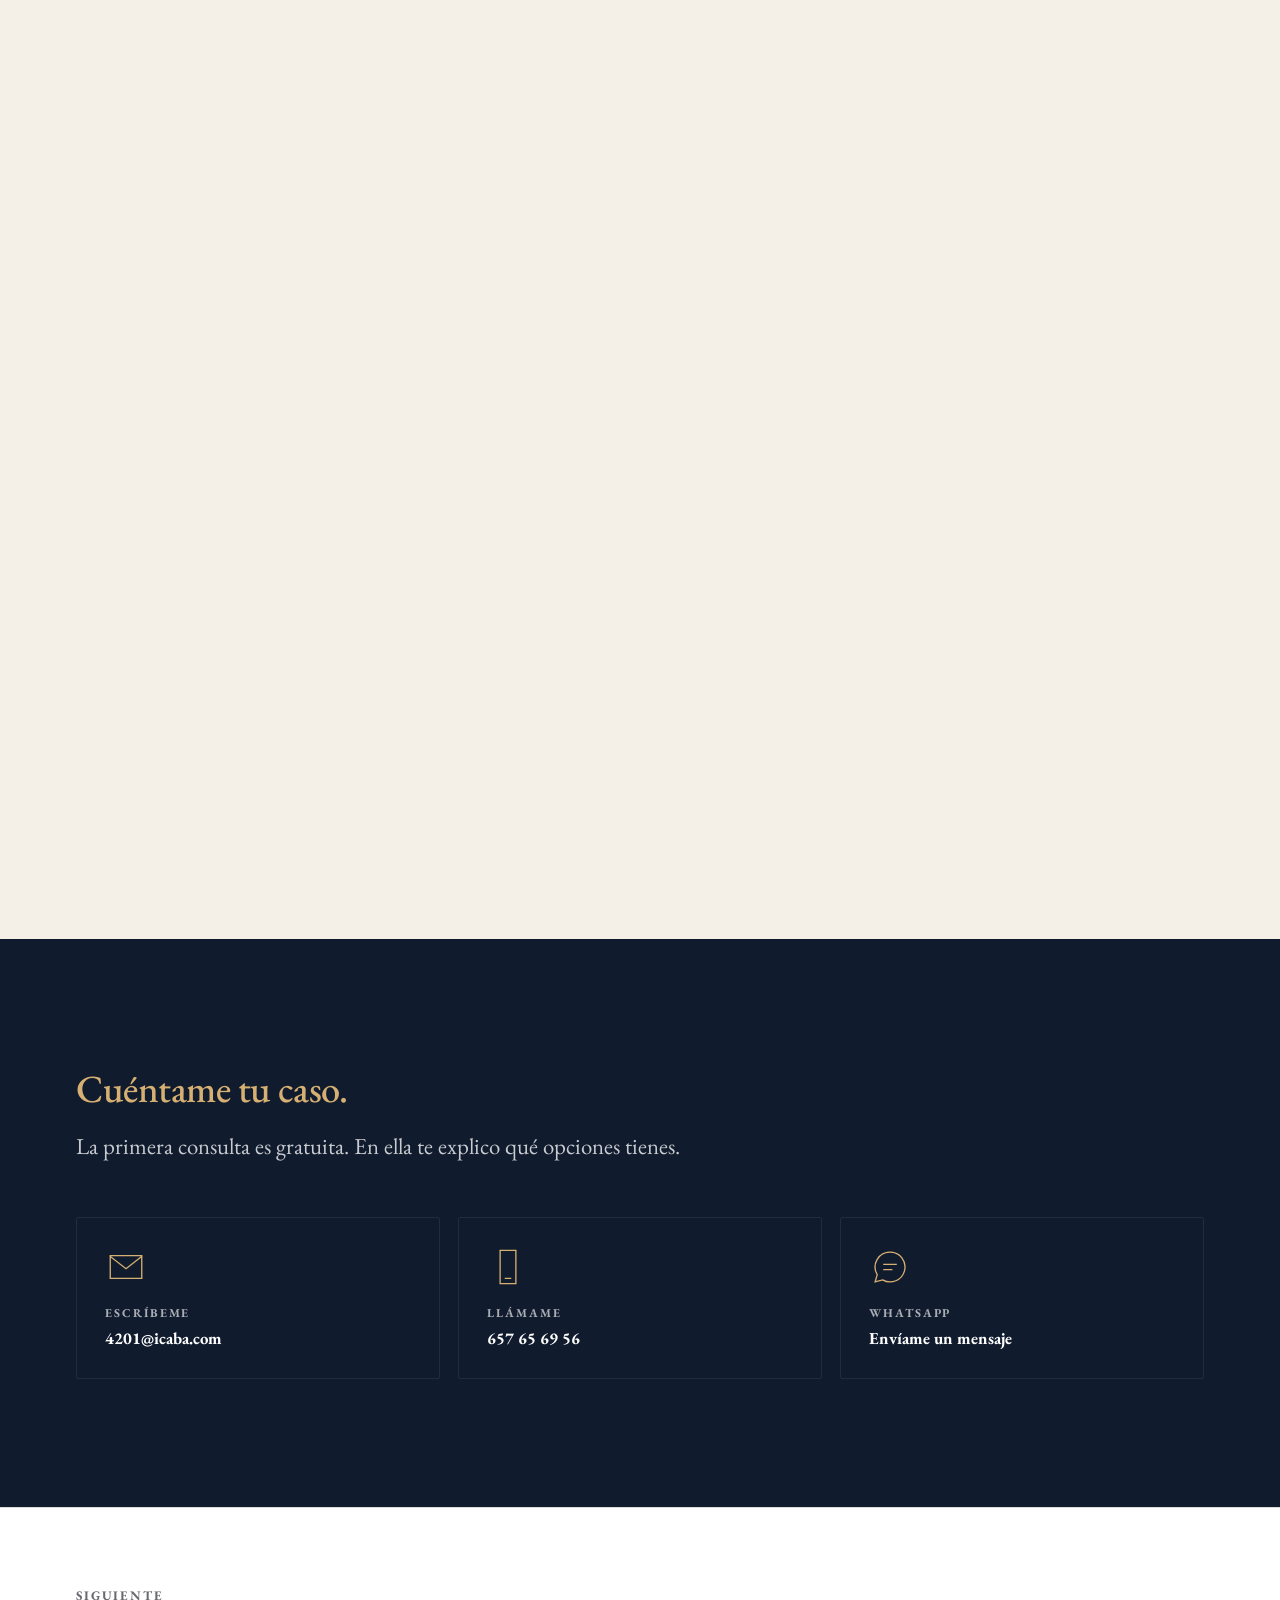
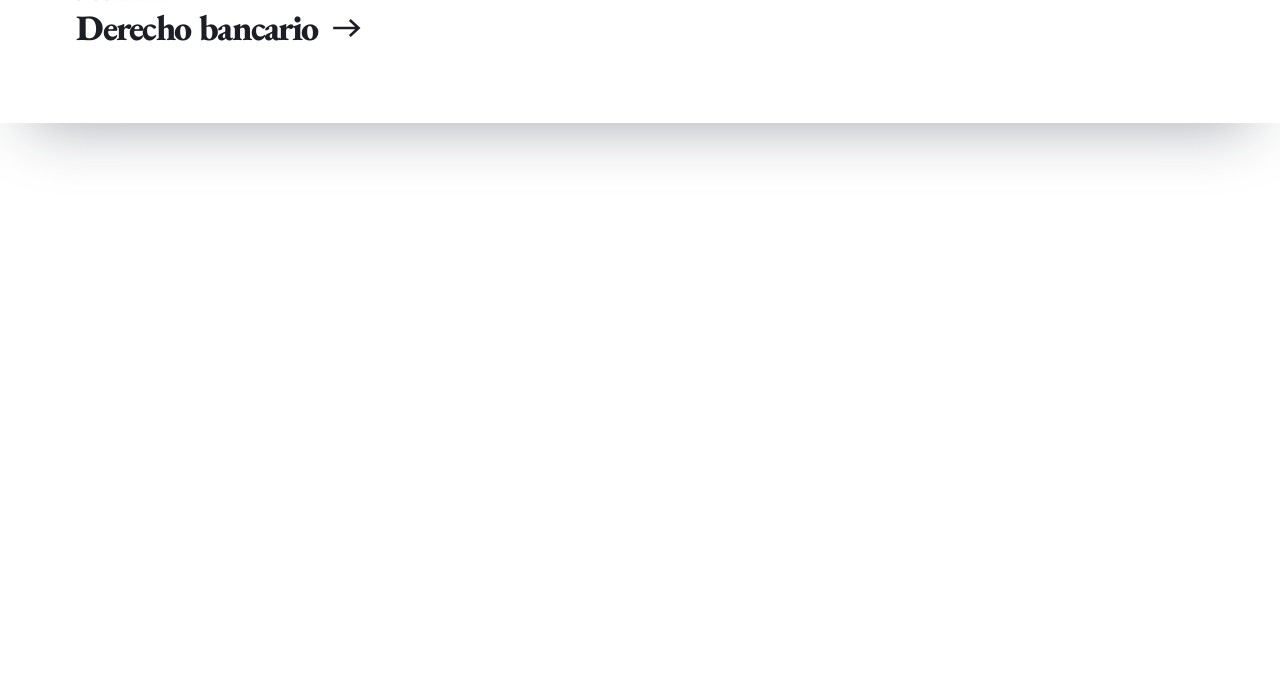
<file: civil.html>
<!doctype html>
<html lang="es" class="cab-esconde pie-cortina entradas-marcadas">
<head>
<meta charset="utf-8">
<meta name="robots" content="noindex, nofollow, noarchive">
<meta name="viewport" content="width=device-width, initial-scale=1">
<title>Derecho civil · Áurea Mª Fernández García-Moreno</title>
<meta name="description" content="Contratos, disputas de propiedad, reclamación de deudas, responsabilidad civil y extinción del condominio.">
<meta name="theme-color" content="#111B2E">
<meta property="og:type" content="website">
<meta property="og:locale" content="es_ES">
<meta property="og:site_name" content="Áurea Mª Fernández García-Moreno">
<meta property="og:title" content="Derecho civil · Áurea Mª Fernández García-Moreno">
<meta property="og:description" content="Contratos, disputas de propiedad, reclamación de deudas, responsabilidad civil y extinción del condominio.">
<link rel="icon" href="img/icono.png" type="image/png">
<link rel="preconnect" href="https://fonts.googleapis.com">
<link rel="preconnect" href="https://fonts.gstatic.com" crossorigin>
<link href="https://fonts.googleapis.com/css2?family=EB+Garamond:wght@400;500;600;700;800&display=swap" rel="stylesheet">
<link rel="stylesheet" href="css/estilo.css?v=1385d161">
<link rel="stylesheet" href="css/marca.css?v=6ebcec91">
</head>
<body>

<a class="saltar" href="#principal">Saltar al contenido</a>

<header class="cabecera">
  <div class="contenedor cabecera-fila">
    <a class="marca" href="index.html" aria-label="Áurea Mª Fernández García-Moreno, inicio"><img src="img/logo.png" width="177" height="144" alt=""><span class="marca-texto marca-con-escudo"><span>Áurea Mª Fernández</span><small>Abogada</small></span></a>
    <button class="menu-boton" aria-expanded="false" aria-controls="menu">Menú</button>
    <nav class="menu" id="menu" aria-label="Principal">
      <a href="empresa.html">Sobre mí</a>
      <div class="menu-grupo">
        <button class="menu-abre actual" type="button" aria-expanded="false" aria-controls="menu-servicios">Áreas</button>
        <div class="submenu" id="menu-servicios">
          <a href="civil.html" aria-current="page">Derecho civil</a>
          <a href="bancario.html">Derecho bancario</a>
          <a href="penal.html">Derecho penal</a>
          <a href="familia.html">Derecho de familia</a>
          <a href="violencia-de-genero.html">Violencia de género</a>
        </div>
      </div>
      <a href="contacto.html">Contacto</a>
      <a class="menu-tel" href="tel:+34657656956"><svg class="icono" viewBox="0 0 48 48" aria-hidden="true" focusable="false"><path d="M15 5h18v38H15zM21 37h6"/></svg><span>657 65 69 56</span></a>
    </nav>
  </div>
</header>

<main id="principal">

  <!-- Derecho civil. De su página «Áreas legales» y de «Servicios» (consultoría para empresas
       y cumplimiento normativo). En su web, de «Disputas de propiedad», «Responsabilidad civil»
       y «Extinción del condominio» solo está el nombre: la frase que dice qué hace ella en cada
       una es mía, para que Áurea la confirme. Cuarta vuelta (23-11-2026), con
       plantilla/REDACCION.md: se abre con la situación de quien lee y cada asunto dice qué hace
       ella, con verbo en primera persona.
       Quinta (23-11-2026), Emilio: «quiero algún scroll chulo en cada derecho». Aquí, los seis
       asuntos (con «Para empresas», que era una sección aparte) en fichas que se deslizan de
       lado mientras la sección se queda fija (pieza LATERAL, forma fichas): son cosas
       distintas, sin orden entre ellas, y se recorren como un escaparate. -->
  <section class="portada">
    <div class="contenedor">
      <h1>Derecho civil.</h1>
      <p class="entradilla">Si vas a firmar un contrato, te deben dinero o tienes un conflicto por una propiedad, estudio tu caso y te explico tus opciones. Atiendo a particulares y a empresas.</p>
    </div>
  </section>

  <section class="lateral fichas gris" data-recorrido="fijo" data-lateral style="--n:6">
    <div class="lat-fijo">
      <div class="contenedor lat-cabeza">
        <h2>Asuntos civiles que llevo.</h2>
      </div>
      <ul class="lat-pista" tabindex="0" aria-label="Asuntos civiles que llevo.">
        <li style="--i:0"><div class="lat-pieza"><span class="lat-num" aria-hidden="true">01</span><svg class="icono" viewBox="0 0 48 48" aria-hidden="true" focusable="false"><path d="M12 6h17l8 8v28H12zM29 6v8h8M18 22h12M18 28h12M18 34h8"/></svg><div class="lat-texto"><h3>Contratos</h3><p>Redacto tu contrato o reviso el que te proponen antes de que lo firmes.</p></div></div></li>
        <li style="--i:1"><div class="lat-pieza"><span class="lat-num" aria-hidden="true">02</span><svg class="icono" viewBox="0 0 48 48" aria-hidden="true" focusable="false"><path d="M35 14a13 13 0 1 0 0 20M9 21h18M9 27h18"/></svg><div class="lat-texto"><h3>Reclamación de deudas</h3><p>Reclamo lo que te deben, seas particular o empresa: por negociación o, si no pagan, en el juzgado.</p></div></div></li>
        <li style="--i:2"><div class="lat-pieza"><span class="lat-num" aria-hidden="true">03</span><svg class="icono" viewBox="0 0 48 48" aria-hidden="true" focusable="false"><path d="M7 23L24 9l17 14M12 19v22h24V19M20 41V29h8v12"/></svg><div class="lat-texto"><h3>Disputas de propiedad</h3><p>Te represento en los conflictos sobre la titularidad o el uso de un inmueble.</p></div></div></li>
        <li style="--i:3"><div class="lat-pieza"><span class="lat-num" aria-hidden="true">04</span><svg class="icono" viewBox="0 0 48 48" aria-hidden="true" focusable="false"><path d="M24 7v34M14 41h20M10 13h28M10 13l-6 13a6 6 0 0 0 12 0zM38 13l-6 13a6 6 0 0 0 12 0z"/></svg><div class="lat-texto"><h3>Responsabilidad civil</h3><p>Reclamo la indemnización por un daño que te han causado y te defiendo si la reclamación es contra ti.</p></div></div></li>
        <li style="--i:4"><div class="lat-pieza"><span class="lat-num" aria-hidden="true">05</span><svg class="icono" viewBox="0 0 48 48" aria-hidden="true" focusable="false"><circle cx="16" cy="24" r="8"/><path d="M24 24h18M36 24v7M41 24v5"/></svg><div class="lat-texto"><h3>Extinción del condominio</h3><p>Si compartes la propiedad de una casa o un terreno y quieres ponerle fin, llevo el procedimiento.</p></div></div></li>
        <li style="--i:5"><div class="lat-pieza"><span class="lat-num" aria-hidden="true">06</span><svg class="icono" viewBox="0 0 48 48" aria-hidden="true" focusable="false"><path d="M10 42V8h18v34M28 18h10v24M6 42h36M15 14h3M21 14h3M15 21h3M21 21h3M15 28h3M21 28h3M17 42v-7h4v7"/></svg><div class="lat-texto"><h3>Para empresas</h3><p>Consultoría legal y cumplimiento normativo. Estudio los riesgos de una decisión antes de tomarla y reviso que tu negocio cumple sus obligaciones legales y fiscales.</p></div></div></li>
      </ul>
      <div class="contenedor lat-avance" aria-hidden="true"><span></span></div>
    </div>
  </section>

  <section class="oscura contacta" id="contacto">
    <div class="contenedor">
      <h2>Cuéntame tu caso.</h2>
      <p class="entradilla">La primera consulta es gratuita. En ella te explico qué opciones tienes.</p>
      <ul class="vias" style="--n:3">
        <li><a class="via" href="mailto:4201@icaba.com?subject=Consulta%20de%20derecho%20civil"><svg class="icono" viewBox="0 0 48 48" aria-hidden="true" focusable="false"><path d="M6 11h36v26H6zM6 12l18 14 18-14"/></svg><span class="via-rotulo">Escríbeme</span><span class="via-dato">4201<wbr>@icaba.com</span></a></li>
        <li><a class="via" href="tel:+34657656956"><svg class="icono" viewBox="0 0 48 48" aria-hidden="true" focusable="false"><path d="M15 5h18v38H15zM21 37h6"/></svg><span class="via-rotulo">Llámame</span><span class="via-dato">657 65 69 56</span></a></li>
        <li><a class="via" href="https://wa.me/34657656956" target="_blank" rel="noopener"><svg class="icono" viewBox="0 0 48 48" aria-hidden="true" focusable="false"><path d="M24 7a17 17 0 0 0-14.6 25.7L7 41l8.6-2.3A17 17 0 1 0 24 7zM17 21h14M17 27h9"/></svg><span class="via-rotulo">WhatsApp</span><span class="via-dato">Envíame un mensaje</span></a></li>
      </ul>
    </div>
  </section>

  <nav class="siguiente" aria-label="Siguiente servicio">
    <div class="contenedor">
      <a href="bancario.html"><span class="sg-rotulo">Siguiente</span><span class="sg-nombre">Derecho bancario</span></a>
    </div>
  </nav>

</main>

<footer class="pie">
  <div class="contenedor">
    <div class="pie-rejilla">
      <div>
        <a class="pie-marca" href="index.html"><img src="img/logo-pie.png" width="640" height="376" alt="Áurea Mª Fernández García-Moreno"></a>
        <p>Abogada en Badajoz y Valverde de Leganés: derecho civil, bancario, penal y de familia.</p>
      </div>
      <div>
        <h4>Áreas</h4>
        <ul>
          <li><a href="civil.html">Derecho civil</a></li>
          <li><a href="bancario.html">Derecho bancario</a></li>
          <li><a href="penal.html">Derecho penal</a></li>
          <li><a href="familia.html">Derecho de familia</a></li>
          <li><a href="violencia-de-genero.html">Violencia de género</a></li>
        </ul>
      </div>
      <div>
        <h4>Despacho</h4>
        <ul>
          <li><a href="empresa.html">Sobre mí</a></li>
          <li><a href="contacto.html">Contacto</a></li>
          <li><a href="aviso-legal.html">Aviso legal y privacidad</a></li>
        </ul>
      </div>
      <div>
        <h4>Contacto</h4>
        <ul>
          <li>Calle Zurbarán, 1, planta 2, puerta 3<br>06002 Badajoz</li>
          <li>Calle Santa Eulalia, s/n, despacho 6<br>06130 Valverde de Leganés</li>
          <li><a href="tel:+34657656956">657 65 69 56</a></li>
          <li><a href="mailto:4201@icaba.com">4201@icaba.com</a></li>
          <li><span class="pie-horario">Lunes a viernes: 10:00 a 14:00 y 17:00 a 20:30<br>Siempre con cita previa</span></li>
        </ul>
      </div>
    </div>
    <div class="pie-legal">
      <span>© 2026 Áurea María Fernández García-Moreno</span>
      <span><a href="aviso-legal.html">Aviso legal y privacidad</a></span>
    </div>
    <a class="contacto-fijo" href="tel:+34657656956"><svg class="icono" viewBox="0 0 48 48" aria-hidden="true" focusable="false"><path d="M15 5h18v38H15zM21 37h6"/></svg>Llámame</a>
  </div>
</footer>

<script src="js/menu.js?v=f2cbd540"></script>
<script src="js/scroll.js?v=6965a13a"></script>
<script src="js/efectos.js?v=0727ad1a"></script>
</body>
</html>
</file>
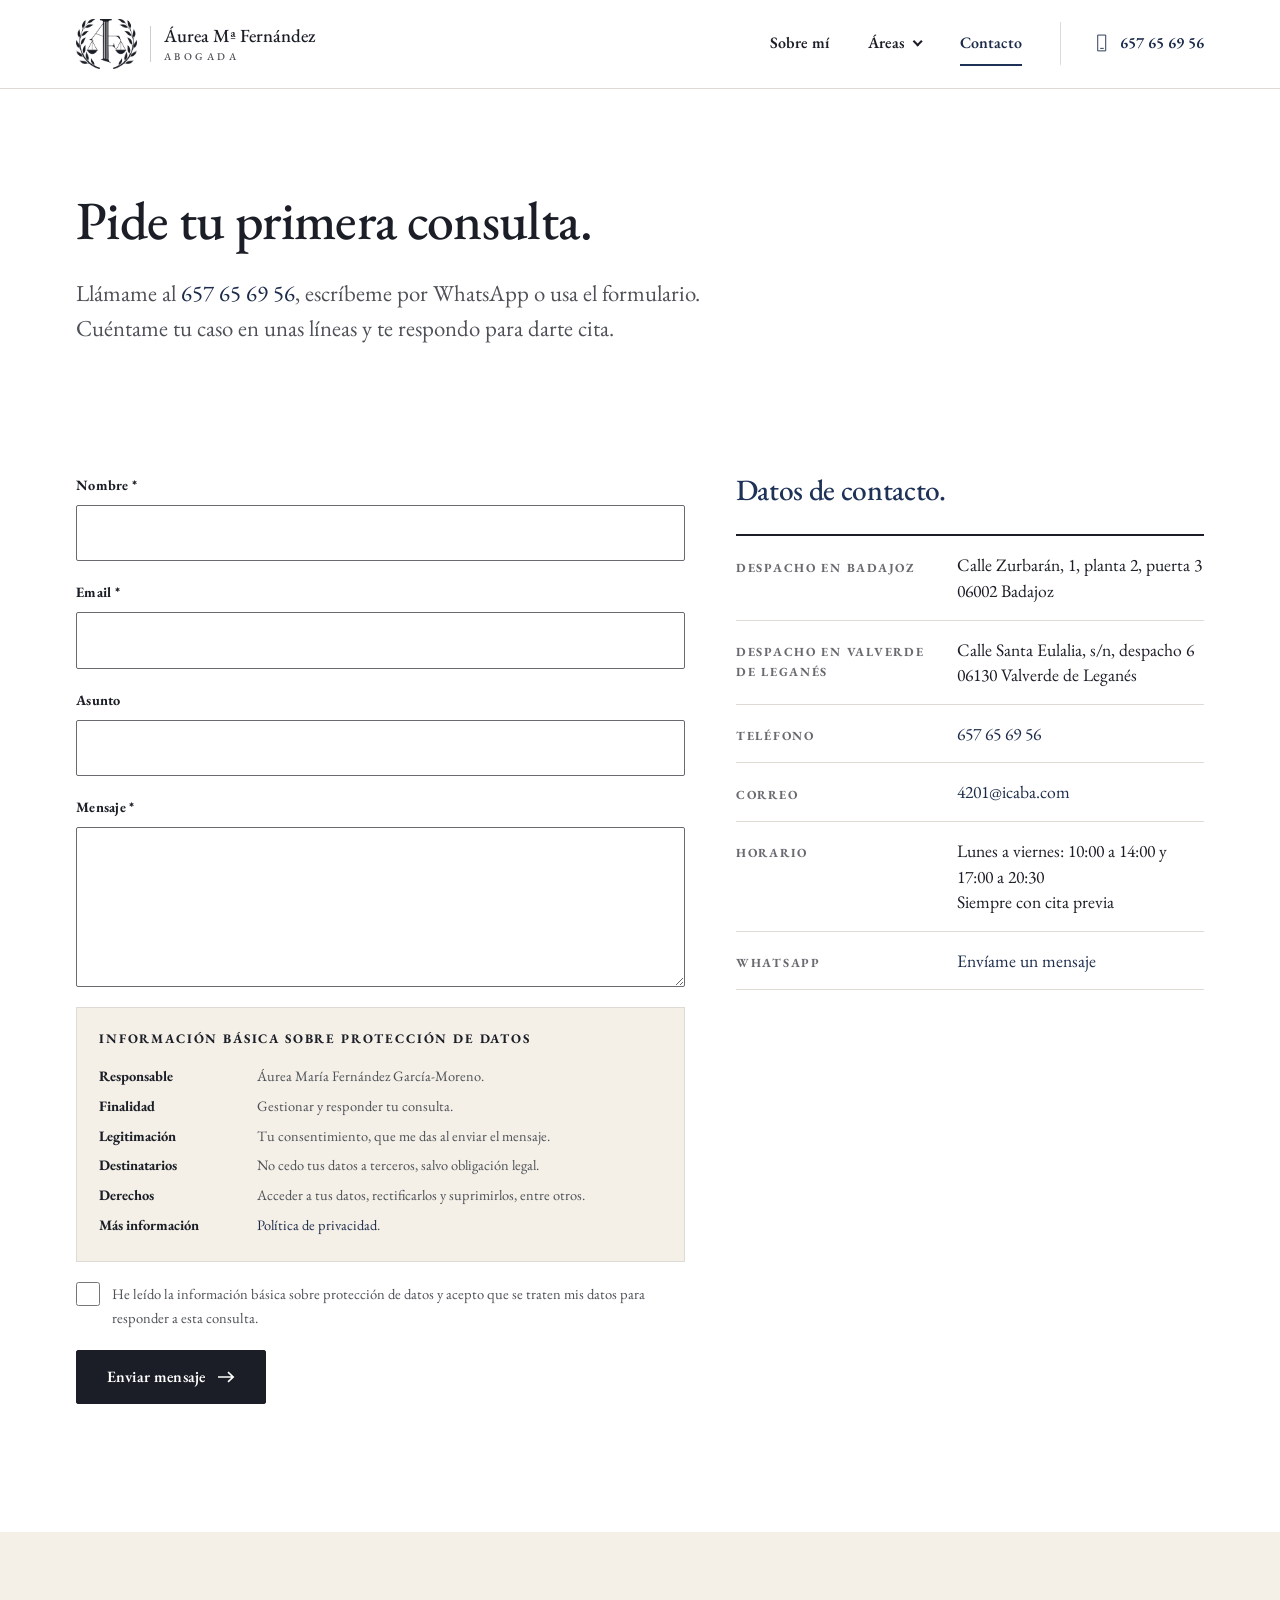
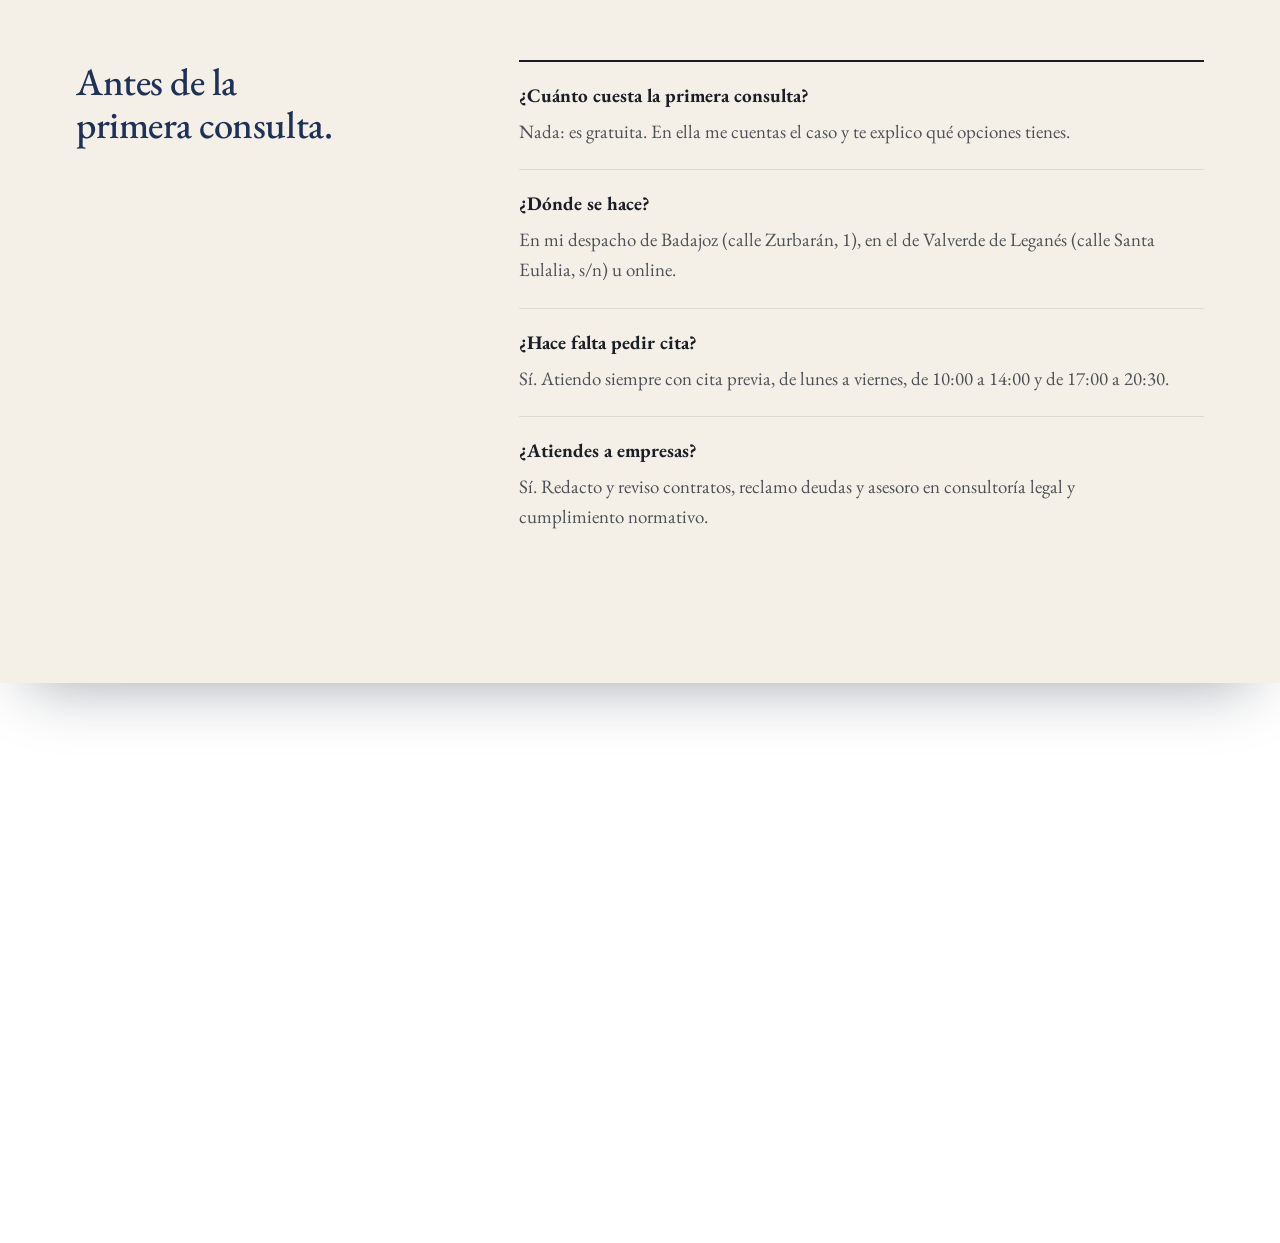
<file: contacto.html>
<!doctype html>
<html lang="es" class="cab-esconde pie-cortina entradas-marcadas">
<head>
<meta charset="utf-8">
<meta name="robots" content="noindex, nofollow, noarchive">
<meta name="viewport" content="width=device-width, initial-scale=1">
<title>Contacto · Áurea Mª Fernández García-Moreno</title>
<meta name="description" content="Pide cita en Badajoz o en Valverde de Leganés: teléfono 657 65 69 56, WhatsApp y correo. Lunes a viernes de 10:00 a 14:00 y de 17:00 a 20:30.">
<meta name="theme-color" content="#111B2E">
<meta property="og:type" content="website">
<meta property="og:locale" content="es_ES">
<meta property="og:site_name" content="Áurea Mª Fernández García-Moreno">
<meta property="og:title" content="Contacto · Áurea Mª Fernández García-Moreno">
<meta property="og:description" content="Pide cita en Badajoz o en Valverde de Leganés: teléfono 657 65 69 56, WhatsApp y correo. Lunes a viernes de 10:00 a 14:00 y de 17:00 a 20:30.">
<link rel="icon" href="img/icono.png" type="image/png">
<link rel="preconnect" href="https://fonts.googleapis.com">
<link rel="preconnect" href="https://fonts.gstatic.com" crossorigin>
<link href="https://fonts.googleapis.com/css2?family=EB+Garamond:wght@400;500;600;700;800&display=swap" rel="stylesheet">
<link rel="stylesheet" href="css/estilo.css?v=1385d161">
<link rel="stylesheet" href="css/marca.css?v=6ebcec91">
</head>
<body>

<a class="saltar" href="#principal">Saltar al contenido</a>

<header class="cabecera">
  <div class="contenedor cabecera-fila">
    <a class="marca" href="index.html" aria-label="Áurea Mª Fernández García-Moreno, inicio"><img src="img/logo.png" width="177" height="144" alt=""><span class="marca-texto marca-con-escudo"><span>Áurea Mª Fernández</span><small>Abogada</small></span></a>
    <button class="menu-boton" aria-expanded="false" aria-controls="menu">Menú</button>
    <nav class="menu" id="menu" aria-label="Principal">
      <a href="empresa.html">Sobre mí</a>
      <div class="menu-grupo">
        <button class="menu-abre" type="button" aria-expanded="false" aria-controls="menu-servicios">Áreas</button>
        <div class="submenu" id="menu-servicios">
          <a href="civil.html">Derecho civil</a>
          <a href="bancario.html">Derecho bancario</a>
          <a href="penal.html">Derecho penal</a>
          <a href="familia.html">Derecho de familia</a>
          <a href="violencia-de-genero.html">Violencia de género</a>
        </div>
      </div>
      <a href="contacto.html" aria-current="page">Contacto</a>
      <a class="menu-tel" href="tel:+34657656956"><svg class="icono" viewBox="0 0 48 48" aria-hidden="true" focusable="false"><path d="M15 5h18v38H15zM21 37h6"/></svg><span>657 65 69 56</span></a>
    </nav>
  </div>
</header>

<main id="principal">

  <!-- Contacto. El formulario lleva al lado los datos de los dos despachos y el horario (los
       del sitio.toml). El sitio es estático: el formulario prepara el mensaje en el programa
       de correo de quien escribe (js/contacto.js) y la página lo dice tal cual.
       Cuarta vuelta (23-11-2026), con plantilla/REDACCION.md: el titular dice el paso que se
       pide, la entrada dice qué pasa después y debajo van contestadas las dudas que frenan el
       paso (coste, sitio, cita, empresas), todas con datos de su web. No se da plazo de
       respuesta porque ella no lo dice: es uno de los datos que hay que pedirle. -->
  <section class="portada">
    <div class="contenedor">
      <h1>Pide tu primera consulta.</h1>
      <p class="entradilla">Llámame al <a href="tel:+34657656956">657 65 69 56</a>, escríbeme por WhatsApp o usa el formulario. Cuéntame tu caso en unas líneas y te respondo para darte cita.</p>
    </div>
  </section>

  <section class="blanca seguida" id="formulario">
    <div class="contenedor">
      <div class="rejilla-titular contacto-rejilla">
        <form class="formulario" id="form-contacto" action="mailto:4201@icaba.com" method="post" enctype="text/plain" data-trato="tu" data-voz="yo">
          <div class="campo">
            <label for="nombre">Nombre <span aria-hidden="true">*</span></label>
            <input type="text" id="nombre" name="Nombre" autocomplete="name" required>
          </div>
          <div class="campo">
            <label for="correo">Email <span aria-hidden="true">*</span></label>
            <input type="email" id="correo" name="Email" autocomplete="email" required>
          </div>
          <div class="campo">
            <label for="asunto">Asunto</label>
            <input type="text" id="asunto" name="Asunto">
          </div>
          <div class="campo">
            <label for="mensaje">Mensaje <span aria-hidden="true">*</span></label>
            <textarea id="mensaje" name="Mensaje" required></textarea>
          </div>
          <div class="proteccion">
            <h2 class="proteccion-titulo">Información básica sobre protección de datos</h2>
            <dl>
              <div><dt>Responsable</dt><dd>Áurea María Fernández García-Moreno.</dd></div>
              <div><dt>Finalidad</dt><dd>Gestionar y responder tu consulta.</dd></div>
              <div><dt>Legitimación</dt><dd>Tu consentimiento, que me das al enviar el mensaje.</dd></div>
              <div><dt>Destinatarios</dt><dd>No cedo tus datos a terceros, salvo obligación legal.</dd></div>
              <div><dt>Derechos</dt><dd>Acceder a tus datos, rectificarlos y suprimirlos, entre otros.</dd></div>
              <div><dt>Más información</dt><dd><a href="aviso-legal.html#privacidad">Política de privacidad</a>.</dd></div>
            </dl>
          </div>
          <div class="campo-conforme">
            <input type="checkbox" id="conforme" name="Conforme" value="sí" required>
            <label for="conforme">He leído la información básica sobre protección de datos y acepto que se traten mis datos para responder a esta consulta.</label>
          </div>
          <div>
            <button class="boton" type="submit">Enviar mensaje</button>
          </div>
          <p class="form-aviso" id="form-aviso" role="status" hidden></p>
        </form>
        <div class="contacto-oficina">
          <h2 class="menor">Datos de contacto.</h2>
          <dl class="datos">
      <div>
        <dt>Despacho en Badajoz</dt>
        <dd>Calle Zurbarán, 1, planta 2, puerta 3<br>06002 Badajoz</dd>
      </div>
      <div>
        <dt>Despacho en Valverde de Leganés</dt>
        <dd>Calle Santa Eulalia, s/n, despacho 6<br>06130 Valverde de Leganés</dd>
      </div>
      <div>
        <dt>Teléfono</dt>
        <dd><a href="tel:+34657656956">657 65 69 56</a></dd>
      </div>
      <div>
        <dt>Correo</dt>
        <dd><a href="mailto:4201@icaba.com">4201@icaba.com</a></dd>
      </div>
      <div>
        <dt>Horario</dt>
        <dd>Lunes a viernes: 10:00 a 14:00 y 17:00 a 20:30<br>Siempre con cita previa</dd>
      </div>
      <div>
        <dt>WhatsApp</dt>
        <dd><a href="https://wa.me/34657656956" target="_blank" rel="noopener">Envíame un mensaje</a></dd>
      </div>
    </dl>
        </div>
      </div>
    </div>
  </section>

  <section class="gris" id="dudas">
    <div class="contenedor">
      <div class="preguntas">
        <div class="preguntas-lado">
          <h2>Antes de la primera consulta.</h2>
        </div>
        <dl class="preguntas-lista">
          <div><dt>¿Cuánto cuesta la primera consulta?</dt><dd><p>Nada: es gratuita. En ella me cuentas el caso y te explico qué opciones tienes.</p></dd></div>
          <div><dt>¿Dónde se hace?</dt><dd><p>En mi despacho de Badajoz (calle Zurbarán, 1), en el de Valverde de Leganés (calle Santa Eulalia, s/n) u online.</p></dd></div>
          <div><dt>¿Hace falta pedir cita?</dt><dd><p>Sí. Atiendo siempre con cita previa, de lunes a viernes, de 10:00 a 14:00 y de 17:00 a 20:30.</p></dd></div>
          <div><dt>¿Atiendes a empresas?</dt><dd><p>Sí. Redacto y reviso contratos, reclamo deudas y asesoro en consultoría legal y cumplimiento normativo.</p></dd></div>
        </dl>
      </div>
    </div>
  </section>

</main>

<footer class="pie">
  <div class="contenedor">
    <div class="pie-rejilla">
      <div>
        <a class="pie-marca" href="index.html"><img src="img/logo-pie.png" width="640" height="376" alt="Áurea Mª Fernández García-Moreno"></a>
        <p>Abogada en Badajoz y Valverde de Leganés: derecho civil, bancario, penal y de familia.</p>
      </div>
      <div>
        <h4>Áreas</h4>
        <ul>
          <li><a href="civil.html">Derecho civil</a></li>
          <li><a href="bancario.html">Derecho bancario</a></li>
          <li><a href="penal.html">Derecho penal</a></li>
          <li><a href="familia.html">Derecho de familia</a></li>
          <li><a href="violencia-de-genero.html">Violencia de género</a></li>
        </ul>
      </div>
      <div>
        <h4>Despacho</h4>
        <ul>
          <li><a href="empresa.html">Sobre mí</a></li>
          <li><a href="contacto.html">Contacto</a></li>
          <li><a href="aviso-legal.html">Aviso legal y privacidad</a></li>
        </ul>
      </div>
      <div>
        <h4>Contacto</h4>
        <ul>
          <li>Calle Zurbarán, 1, planta 2, puerta 3<br>06002 Badajoz</li>
          <li>Calle Santa Eulalia, s/n, despacho 6<br>06130 Valverde de Leganés</li>
          <li><a href="tel:+34657656956">657 65 69 56</a></li>
          <li><a href="mailto:4201@icaba.com">4201@icaba.com</a></li>
          <li><span class="pie-horario">Lunes a viernes: 10:00 a 14:00 y 17:00 a 20:30<br>Siempre con cita previa</span></li>
        </ul>
      </div>
    </div>
    <div class="pie-legal">
      <span>© 2026 Áurea María Fernández García-Moreno</span>
      <span><a href="aviso-legal.html">Aviso legal y privacidad</a></span>
    </div>
    <a class="contacto-fijo" href="tel:+34657656956"><svg class="icono" viewBox="0 0 48 48" aria-hidden="true" focusable="false"><path d="M15 5h18v38H15zM21 37h6"/></svg>Llámame</a>
  </div>
</footer>

<script src="js/menu.js?v=f2cbd540"></script>
<script src="js/scroll.js?v=6965a13a"></script>
<script src="js/contacto.js?v=84e25fd9"></script>
</body>
</html>
</file>
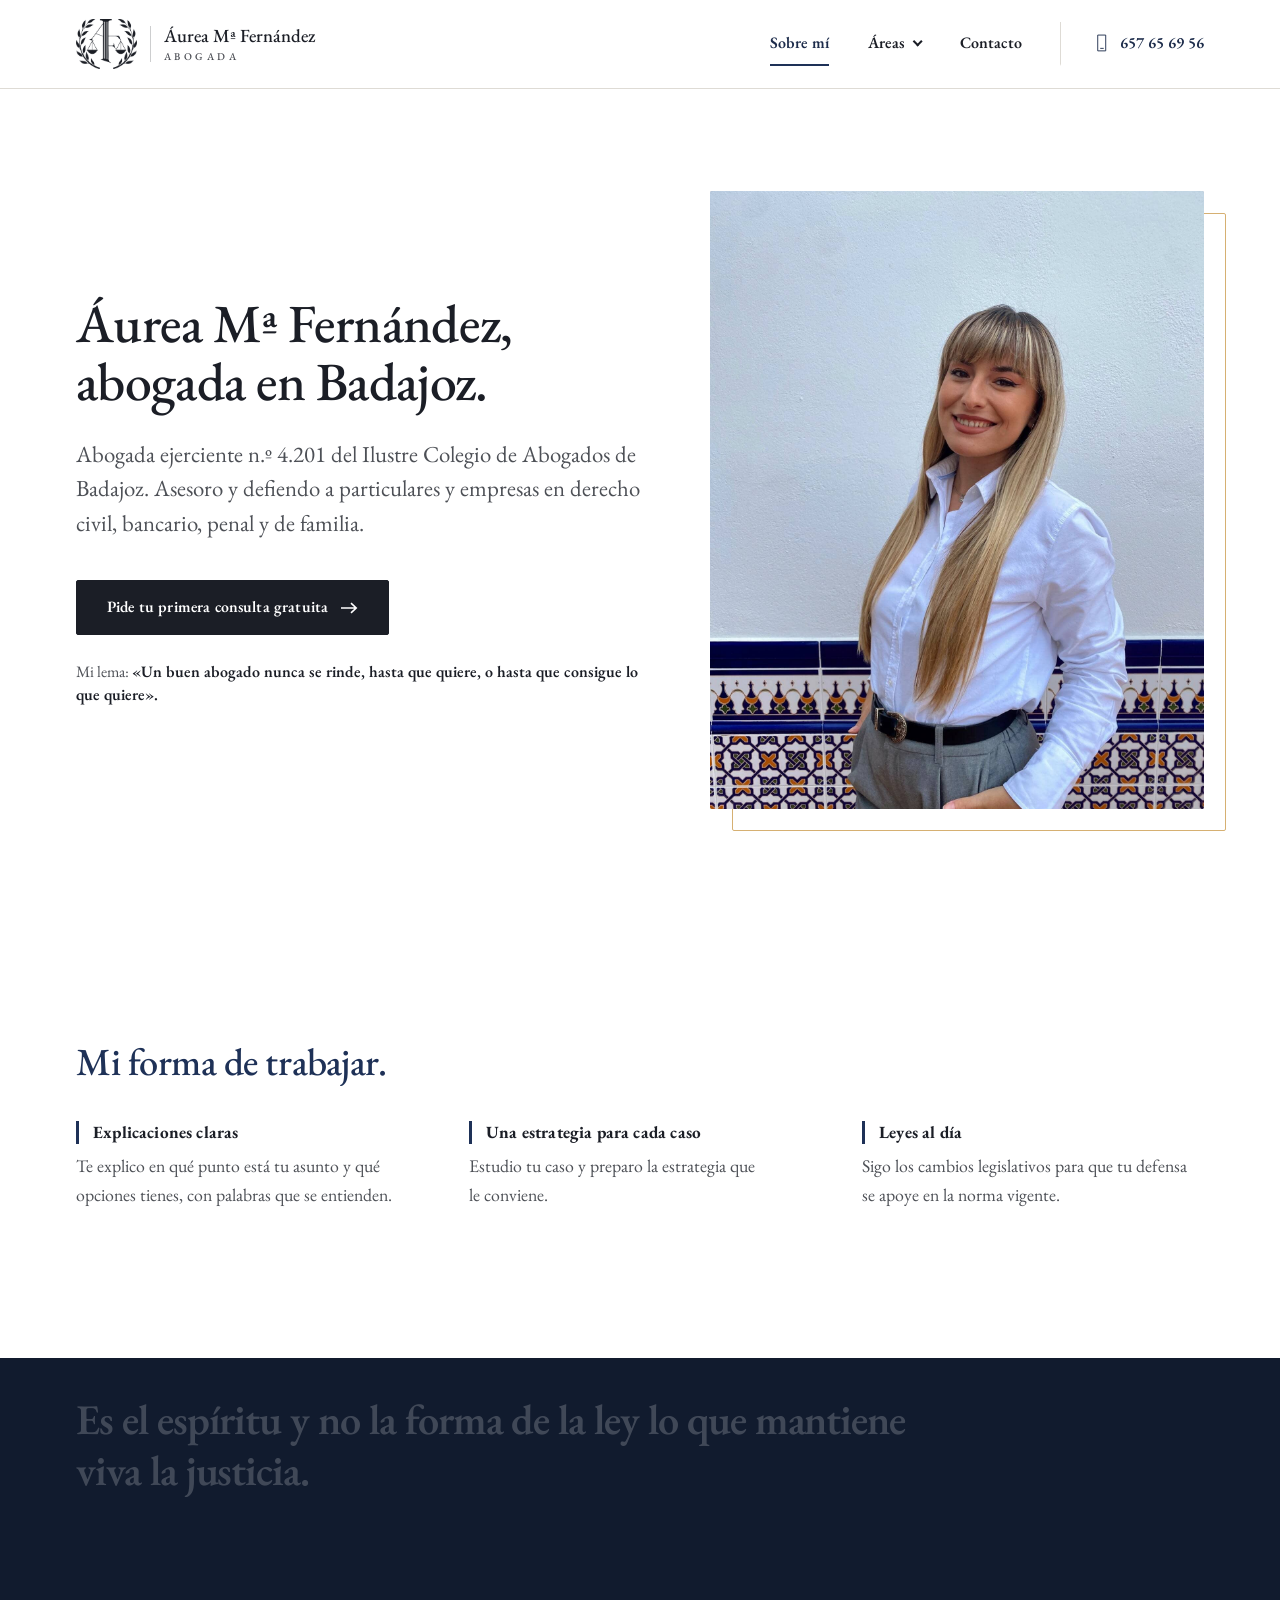
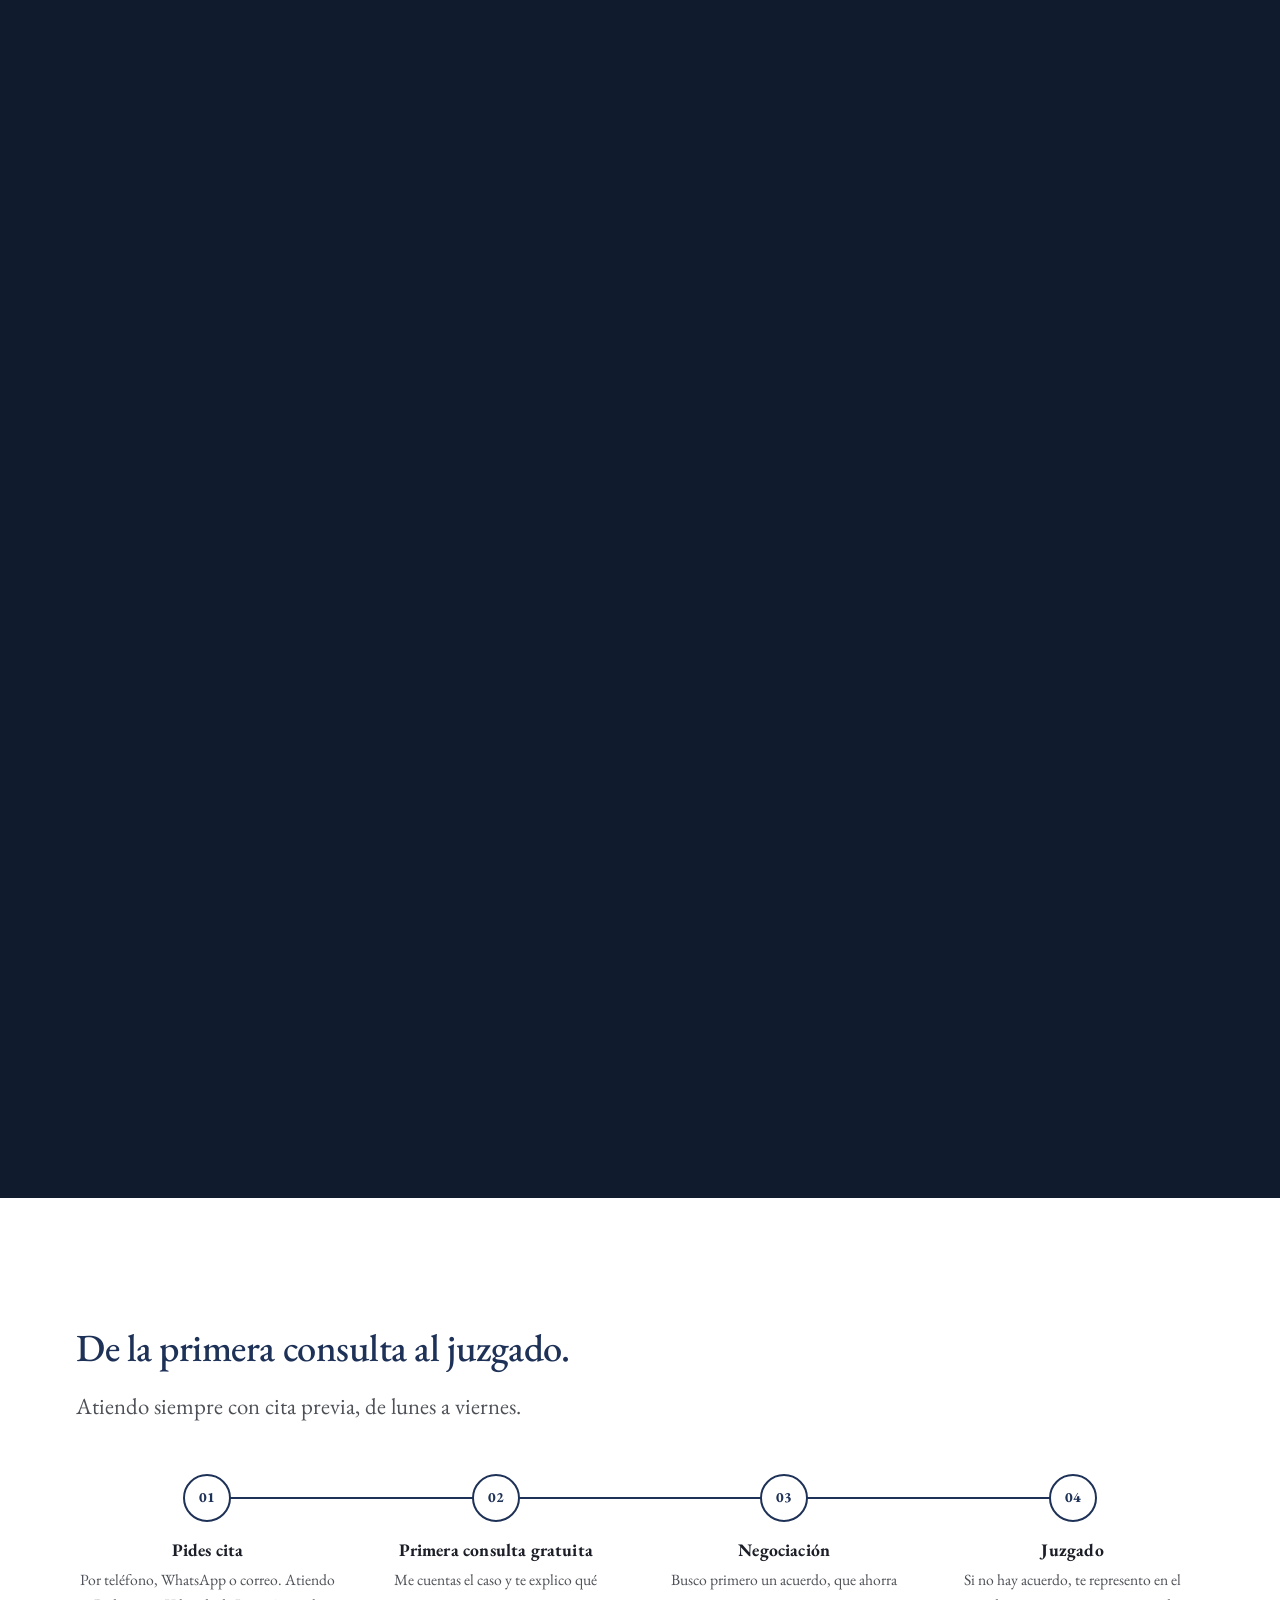
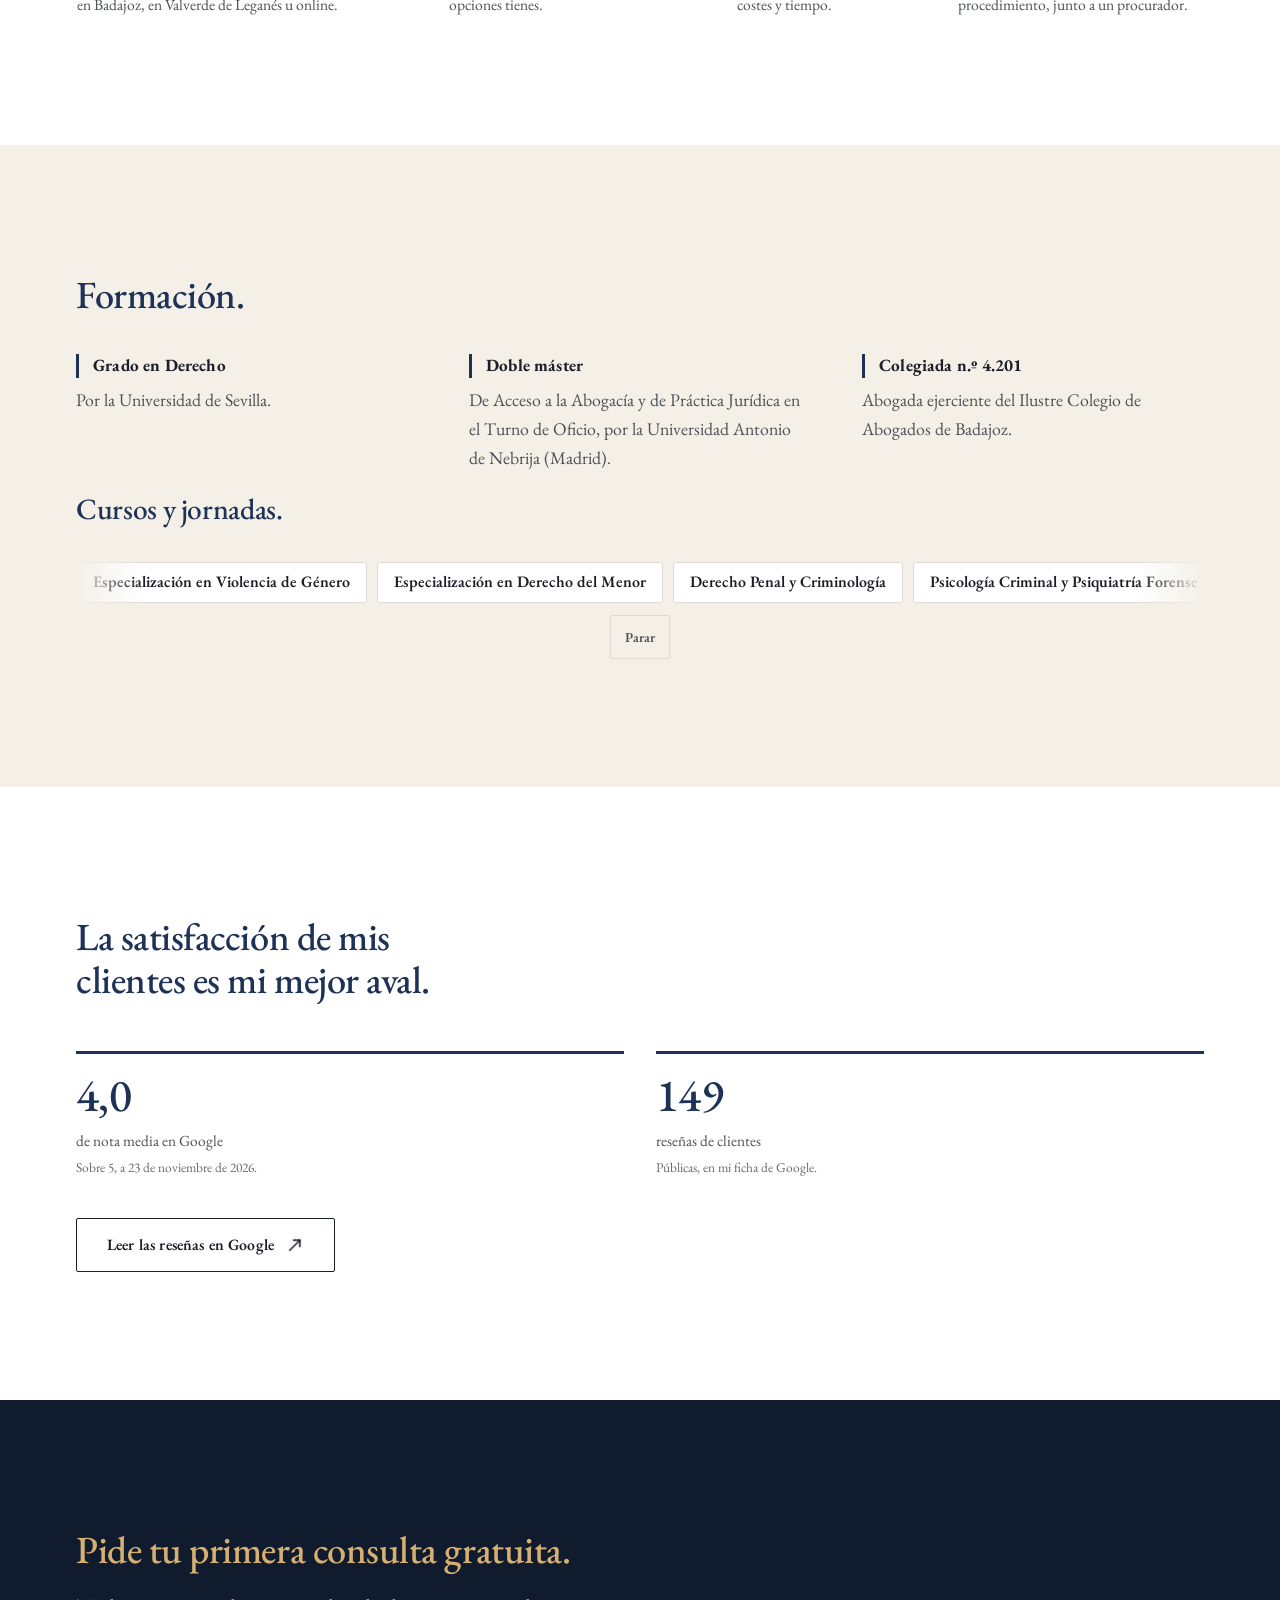
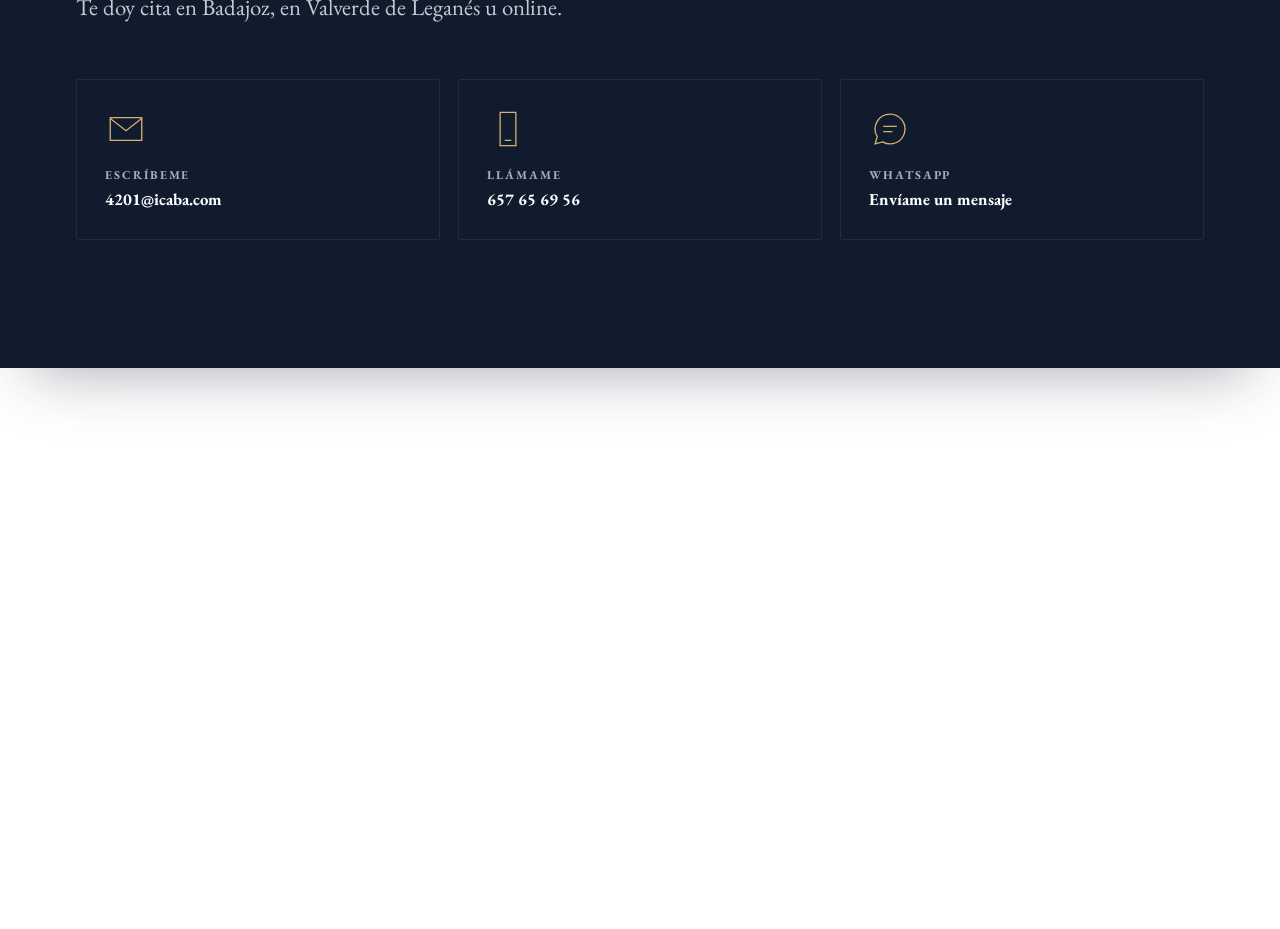
<file: empresa.html>
<!doctype html>
<html lang="es" class="cab-esconde pie-cortina entradas-marcadas">
<head>
<meta charset="utf-8">
<meta name="robots" content="noindex, nofollow, noarchive">
<meta name="viewport" content="width=device-width, initial-scale=1">
<title>Sobre mí · Áurea Mª Fernández García-Moreno</title>
<meta name="description" content="Abogada ejerciente n.º 4.201 del Colegio de Abogados de Badajoz, graduada en Derecho por la Universidad de Sevilla. Atención con cita previa.">
<meta name="theme-color" content="#111B2E">
<meta property="og:type" content="website">
<meta property="og:locale" content="es_ES">
<meta property="og:site_name" content="Áurea Mª Fernández García-Moreno">
<meta property="og:title" content="Sobre mí · Áurea Mª Fernández García-Moreno">
<meta property="og:description" content="Abogada ejerciente n.º 4.201 del Colegio de Abogados de Badajoz, graduada en Derecho por la Universidad de Sevilla. Atención con cita previa.">
<meta property="og:image" content="img/aurea-camisa.jpg">
<link rel="icon" href="img/icono.png" type="image/png">
<link rel="preconnect" href="https://fonts.googleapis.com">
<link rel="preconnect" href="https://fonts.gstatic.com" crossorigin>
<link href="https://fonts.googleapis.com/css2?family=EB+Garamond:wght@400;500;600;700;800&display=swap" rel="stylesheet">
<link rel="stylesheet" href="css/estilo.css?v=1385d161">
<link rel="stylesheet" href="css/marca.css?v=6ebcec91">
</head>
<body>

<a class="saltar" href="#principal">Saltar al contenido</a>

<header class="cabecera">
  <div class="contenedor cabecera-fila">
    <a class="marca" href="index.html" aria-label="Áurea Mª Fernández García-Moreno, inicio"><img src="img/logo.png" width="177" height="144" alt=""><span class="marca-texto marca-con-escudo"><span>Áurea Mª Fernández</span><small>Abogada</small></span></a>
    <button class="menu-boton" aria-expanded="false" aria-controls="menu">Menú</button>
    <nav class="menu" id="menu" aria-label="Principal">
      <a href="empresa.html" aria-current="page">Sobre mí</a>
      <div class="menu-grupo">
        <button class="menu-abre" type="button" aria-expanded="false" aria-controls="menu-servicios">Áreas</button>
        <div class="submenu" id="menu-servicios">
          <a href="civil.html">Derecho civil</a>
          <a href="bancario.html">Derecho bancario</a>
          <a href="penal.html">Derecho penal</a>
          <a href="familia.html">Derecho de familia</a>
          <a href="violencia-de-genero.html">Violencia de género</a>
        </div>
      </div>
      <a href="contacto.html">Contacto</a>
      <a class="menu-tel" href="tel:+34657656956"><svg class="icono" viewBox="0 0 48 48" aria-hidden="true" focusable="false"><path d="M15 5h18v38H15zM21 37h6"/></svg><span>657 65 69 56</span></a>
    </nav>
  </div>
</header>

<main id="principal">

  <!-- Sobre mí, cuarta vuelta (Emilio, 23-11-2026: «los textos son malísimos... no tienen
       ningún gancho»; guía en plantilla/REDACCION.md). Nombre, oficio y ciudad en el titular;
       debajo, el colegio y a quién atiende. Su lema («Un buen abogado nunca se rinde, hasta que
       quiere, o hasta que consigue lo que quiere») va citado como suyo, bajo el botón. Su ristra
       «Profesionalidad, vocación, ética y empatía» ha salido de la página (cuatro virtudes
       seguidas no dicen nada): está apuntada en la bóveda por si ella la quiere de vuelta.
       Las cifras de Google, del recuadro de reseñas de su propia web, leído el 23-11-2026. -->
  <section class="portada portada-lado foto-vertical">
    <div class="contenedor">
      <div class="portada-texto">
        <h1><span class="entra-palabras" style="--n:6"><span style="--i:0">Áurea</span> <span style="--i:1">Mª</span> <span style="--i:2">Fernández,</span><br><span style="--i:3">abogada</span> <span style="--i:4">en</span> <span style="--i:5">Badajoz.</span></span></h1>
        <p class="entradilla">Abogada ejerciente n.º 4.201 del Ilustre Colegio de Abogados de Badajoz. Asesoro y defiendo a particulares y empresas en derecho civil, bancario, penal y de familia.</p>
        <div class="acciones"><a class="boton" href="contacto.html">Pide tu primera consulta gratuita</a></div>
        <p class="portada-nota">Mi lema: <b>«Un buen abogado nunca se rinde, hasta que quiere, o hasta que consigue lo que quiere».</b></p>
      </div>
      <figure class="portada-foto con-paralaje" data-recorrido><img src="img/aurea-camisa.jpg" width="1500" height="2000" alt="Áurea Mª Fernández sonriendo, con camisa blanca, ante una pared encalada con zócalo de azulejos" style="background-color:#9fa4b4" fetchpriority="high"></figure>
    </div>
  </section>

  <section class="blanca">
    <div class="contenedor">
      <h2>Mi forma de trabajar.</h2>
      <div class="columnas tres">
        <div>
          <h3 class="rotulo-raya">Explicaciones claras</h3>
          <p>Te explico en qué punto está tu asunto y qué opciones tienes, con palabras que se entienden.</p>
        </div>
        <div>
          <h3 class="rotulo-raya">Una estrategia para cada caso</h3>
          <p>Estudio tu caso y preparo la estrategia que le conviene.</p>
        </div>
        <div>
          <h3 class="rotulo-raya">Leyes al día</h3>
          <p>Sigo los cambios legislativos para que tu defensa se apoye en la norma vigente.</p>
        </div>
      </div>
    </div>
  </section>

  <section class="ilumina oscura" data-recorrido="fijo" style="--n:17">
    <div class="contenedor il-fijo">
      <p class="ilumina-frase" style="--n:17"><span style="--i:0">Es</span> <span style="--i:1">el</span> <strong><span style="--i:2">espíritu</span></strong> <span style="--i:3">y</span> <span style="--i:4">no</span> <span style="--i:5">la</span> <span style="--i:6">forma</span> <span style="--i:7">de</span> <span style="--i:8">la</span> <span style="--i:9">ley</span> <span style="--i:10">lo</span> <span style="--i:11">que</span> <span style="--i:12">mantiene</span> <span style="--i:13">viva</span> <span style="--i:14">la</span> <strong><span style="--i:15">justicia</span></strong><span style="--i:16">.</span></p>
    </div>
  </section>

  <section class="blanca">
    <div class="contenedor">
      <!-- Las señas de los dos despachos y el horario están en contacto y en el pie. -->
      <h2>De la primera consulta al juzgado.</h2>
      <p class="entradilla">Atiendo siempre con cita previa, de lunes a viernes.</p>
      <ol class="esquema" data-recorrido style="--n:4">
        <li style="--i:0"><span class="es-nudo" aria-hidden="true">01</span><h3>Pides cita</h3><p>Por teléfono, WhatsApp o correo. Atiendo en Badajoz, en Valverde de Leganés u online.</p></li>
        <li style="--i:1"><span class="es-nudo" aria-hidden="true">02</span><h3>Primera consulta gratuita</h3><p>Me cuentas el caso y te explico qué opciones tienes.</p></li>
        <li style="--i:2"><span class="es-nudo" aria-hidden="true">03</span><h3>Negociación</h3><p>Busco primero un acuerdo, que ahorra costes y tiempo.</p></li>
        <li style="--i:3"><span class="es-nudo" aria-hidden="true">04</span><h3>Juzgado</h3><p>Si no hay acuerdo, te represento en el procedimiento, junto a un procurador.</p></li>
      </ol>
    </div>
  </section>

  <section class="gris">
    <div class="contenedor">
      <h2>Formación.</h2>
      <div class="columnas tres">
        <div>
          <h3 class="rotulo-raya">Grado en Derecho</h3>
          <p>Por la Universidad de Sevilla.</p>
        </div>
        <div>
          <h3 class="rotulo-raya">Doble máster</h3>
          <p>De Acceso a la Abogacía y de Práctica Jurídica en el Turno de Oficio, por la Universidad Antonio de Nebrija (Madrid).</p>
        </div>
        <div>
          <h3 class="rotulo-raya">Colegiada n.º 4.201</h3>
          <p>Abogada ejerciente del Ilustre Colegio de Abogados de Badajoz.</p>
        </div>
      </div>
      <h2 class="menor">Cursos y jornadas.</h2>
      <div class="cinta" style="--cinta-dura:60s">
        <ul class="etiquetas"><li>Especialización en Violencia de Género</li><li>Especialización en Derecho del Menor</li><li>Derecho Penal y Criminología</li><li>Psicología Criminal y Psiquiatría Forense</li><li>Medicina Forense y Criminalística</li><li>Juicios Rápidos (ICABA)</li><li>II Jornadas de Derecho de Familia (ICAC)</li><li>I Jornada sobre las últimas Reformas Laborales</li><li>Ley Orgánica de Protección de Datos</li><li>Prevención de Riesgos Laborales en despachos</li><li>Buenas Prácticas Ambientales en despachos</li></ul>
        <ul class="etiquetas" aria-hidden="true"><li>Especialización en Violencia de Género</li><li>Especialización en Derecho del Menor</li><li>Derecho Penal y Criminología</li><li>Psicología Criminal y Psiquiatría Forense</li><li>Medicina Forense y Criminalística</li><li>Juicios Rápidos (ICABA)</li><li>II Jornadas de Derecho de Familia (ICAC)</li><li>I Jornada sobre las últimas Reformas Laborales</li><li>Ley Orgánica de Protección de Datos</li><li>Prevención de Riesgos Laborales en despachos</li><li>Buenas Prácticas Ambientales en despachos</li></ul>
      </div>
      <button class="cinta-pausa" type="button" aria-pressed="false" hidden>Parar</button>
    </div>
  </section>

  <section class="blanca" id="avales">
    <div class="contenedor">
      <h2>La satisfacción de mis clientes es mi mejor aval.</h2>
      <div class="cifras">
        <div class="cifra"><strong><span data-cuenta="5.0" data-texto="5,0">5,0</span></strong><span>de nota media en Google</span><small>Sobre 5, a 23 de noviembre de 2026.</small></div>
        <div class="cifra"><strong><span data-cuenta="188" data-texto="188">188</span></strong><span>reseñas de clientes</span><small>Públicas, en mi ficha de Google.</small></div>
      </div>
      <div class="acciones"><a class="boton boton-linea" href="https://www.google.com/maps?cid=18416980175827621575" target="_blank" rel="noopener">Leer las reseñas en Google</a></div>
    </div>
  </section>

  <section class="oscura contacta" id="contacto">
    <div class="contenedor">
      <h2>Pide tu primera consulta gratuita.</h2>
      <p class="entradilla">Te doy cita en Badajoz, en Valverde de Leganés u online.</p>
      <ul class="vias" style="--n:3">
        <li><a class="via" href="mailto:4201@icaba.com?subject=Primera%20consulta"><svg class="icono" viewBox="0 0 48 48" aria-hidden="true" focusable="false"><path d="M6 11h36v26H6zM6 12l18 14 18-14"/></svg><span class="via-rotulo">Escríbeme</span><span class="via-dato">4201<wbr>@icaba.com</span></a></li>
        <li><a class="via" href="tel:+34657656956"><svg class="icono" viewBox="0 0 48 48" aria-hidden="true" focusable="false"><path d="M15 5h18v38H15zM21 37h6"/></svg><span class="via-rotulo">Llámame</span><span class="via-dato">657 65 69 56</span></a></li>
        <li><a class="via" href="https://wa.me/34657656956" target="_blank" rel="noopener"><svg class="icono" viewBox="0 0 48 48" aria-hidden="true" focusable="false"><path d="M24 7a17 17 0 0 0-14.6 25.7L7 41l8.6-2.3A17 17 0 1 0 24 7zM17 21h14M17 27h9"/></svg><span class="via-rotulo">WhatsApp</span><span class="via-dato">Envíame un mensaje</span></a></li>
      </ul>
    </div>
  </section>

</main>

<footer class="pie">
  <div class="contenedor">
    <div class="pie-rejilla">
      <div>
        <a class="pie-marca" href="index.html"><img src="img/logo-pie.png" width="640" height="376" alt="Áurea Mª Fernández García-Moreno"></a>
        <p>Abogada en Badajoz y Valverde de Leganés: derecho civil, bancario, penal y de familia.</p>
      </div>
      <div>
        <h4>Áreas</h4>
        <ul>
          <li><a href="civil.html">Derecho civil</a></li>
          <li><a href="bancario.html">Derecho bancario</a></li>
          <li><a href="penal.html">Derecho penal</a></li>
          <li><a href="familia.html">Derecho de familia</a></li>
          <li><a href="violencia-de-genero.html">Violencia de género</a></li>
        </ul>
      </div>
      <div>
        <h4>Despacho</h4>
        <ul>
          <li><a href="empresa.html">Sobre mí</a></li>
          <li><a href="contacto.html">Contacto</a></li>
          <li><a href="aviso-legal.html">Aviso legal y privacidad</a></li>
        </ul>
      </div>
      <div>
        <h4>Contacto</h4>
        <ul>
          <li>Calle Zurbarán, 1, planta 2, puerta 3<br>06002 Badajoz</li>
          <li>Calle Santa Eulalia, s/n, despacho 6<br>06130 Valverde de Leganés</li>
          <li><a href="tel:+34657656956">657 65 69 56</a></li>
          <li><a href="mailto:4201@icaba.com">4201@icaba.com</a></li>
          <li><span class="pie-horario">Lunes a viernes: 10:00 a 14:00 y 17:00 a 20:30<br>Siempre con cita previa</span></li>
        </ul>
      </div>
    </div>
    <div class="pie-legal">
      <span>© 2026 Áurea María Fernández García-Moreno</span>
      <span><a href="aviso-legal.html">Aviso legal y privacidad</a></span>
    </div>
    <a class="contacto-fijo" href="tel:+34657656956"><svg class="icono" viewBox="0 0 48 48" aria-hidden="true" focusable="false"><path d="M15 5h18v38H15zM21 37h6"/></svg>Llámame</a>
  </div>
</footer>

<script src="js/menu.js?v=f2cbd540"></script>
<script src="js/scroll.js?v=6965a13a"></script>
<script src="js/cinta.js?v=58024aed"></script>
<script src="js/efectos.js?v=0727ad1a"></script>
</body>
</html>
</file>
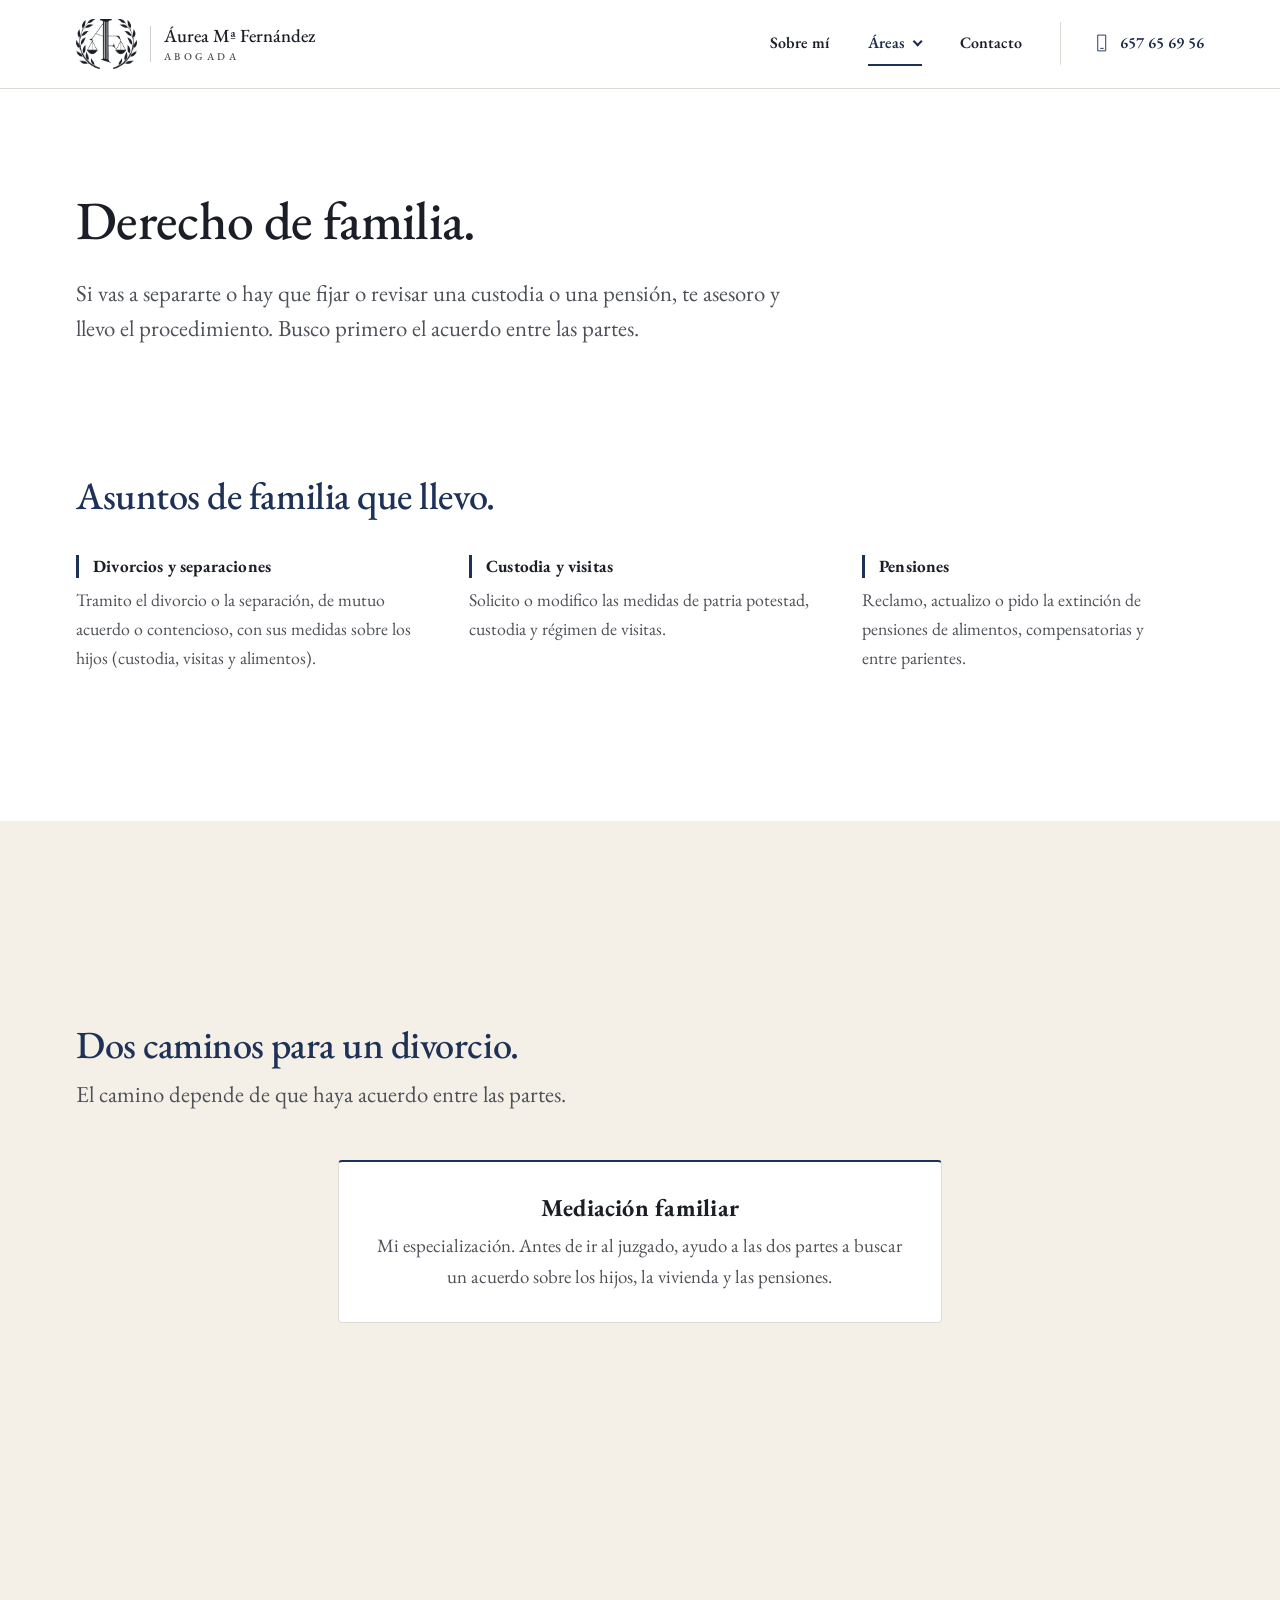
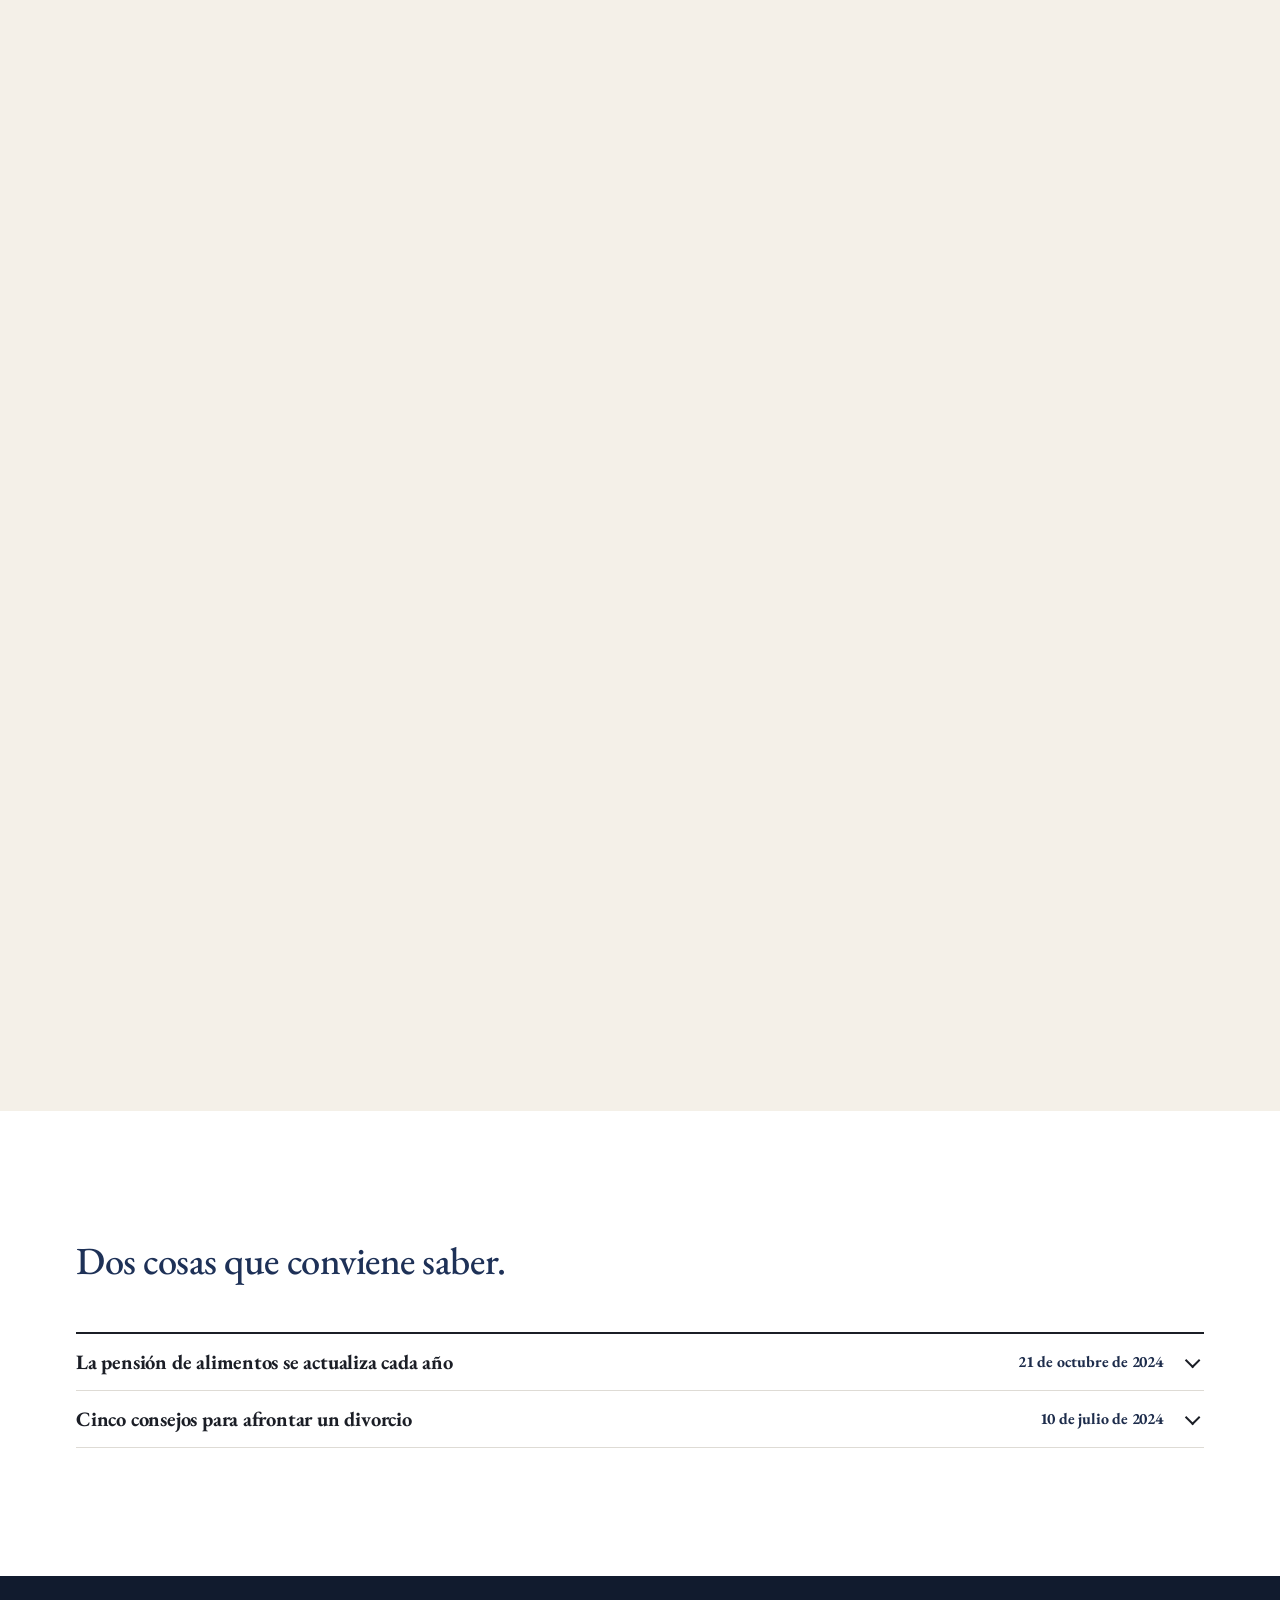
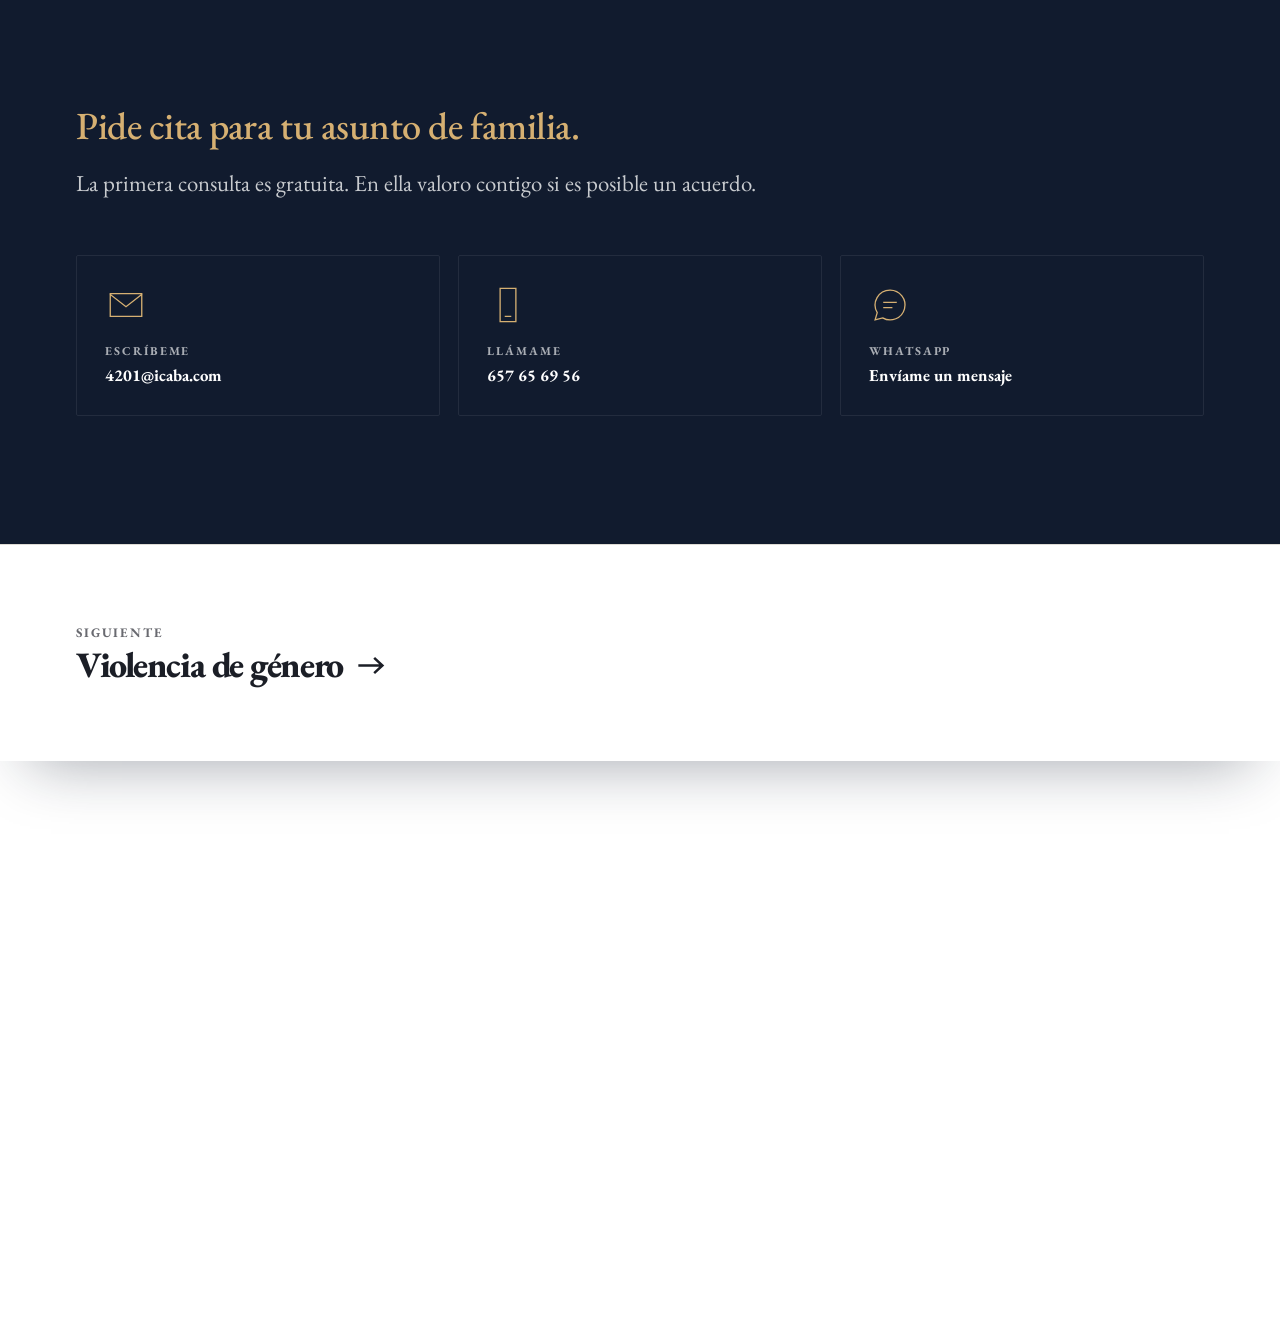
<file: familia.html>
<!doctype html>
<html lang="es" class="cab-esconde pie-cortina entradas-marcadas">
<head>
<meta charset="utf-8">
<meta name="robots" content="noindex, nofollow, noarchive">
<meta name="viewport" content="width=device-width, initial-scale=1">
<title>Derecho de familia · Áurea Mª Fernández García-Moreno</title>
<meta name="description" content="Divorcios y separaciones, custodia y visitas, pensiones y mediación familiar.">
<meta name="theme-color" content="#111B2E">
<meta property="og:type" content="website">
<meta property="og:locale" content="es_ES">
<meta property="og:site_name" content="Áurea Mª Fernández García-Moreno">
<meta property="og:title" content="Derecho de familia · Áurea Mª Fernández García-Moreno">
<meta property="og:description" content="Divorcios y separaciones, custodia y visitas, pensiones y mediación familiar.">
<link rel="icon" href="img/icono.png" type="image/png">
<link rel="preconnect" href="https://fonts.googleapis.com">
<link rel="preconnect" href="https://fonts.gstatic.com" crossorigin>
<link href="https://fonts.googleapis.com/css2?family=EB+Garamond:wght@400;500;600;700;800&display=swap" rel="stylesheet">
<link rel="stylesheet" href="css/estilo.css?v=1385d161">
<link rel="stylesheet" href="css/marca.css?v=6ebcec91">
</head>
<body>

<a class="saltar" href="#principal">Saltar al contenido</a>

<header class="cabecera">
  <div class="contenedor cabecera-fila">
    <a class="marca" href="index.html" aria-label="Áurea Mª Fernández García-Moreno, inicio"><img src="img/logo.png" width="177" height="144" alt=""><span class="marca-texto marca-con-escudo"><span>Áurea Mª Fernández</span><small>Abogada</small></span></a>
    <button class="menu-boton" aria-expanded="false" aria-controls="menu">Menú</button>
    <nav class="menu" id="menu" aria-label="Principal">
      <a href="empresa.html">Sobre mí</a>
      <div class="menu-grupo">
        <button class="menu-abre actual" type="button" aria-expanded="false" aria-controls="menu-servicios">Áreas</button>
        <div class="submenu" id="menu-servicios">
          <a href="civil.html">Derecho civil</a>
          <a href="bancario.html">Derecho bancario</a>
          <a href="penal.html">Derecho penal</a>
          <a href="familia.html" aria-current="page">Derecho de familia</a>
          <a href="violencia-de-genero.html">Violencia de género</a>
        </div>
      </div>
      <a href="contacto.html">Contacto</a>
      <a class="menu-tel" href="tel:+34657656956"><svg class="icono" viewBox="0 0 48 48" aria-hidden="true" focusable="false"><path d="M15 5h18v38H15zM21 37h6"/></svg><span>657 65 69 56</span></a>
    </nav>
  </div>
</header>

<main id="principal">

  <!-- Derecho de familia. De su página «Áreas legales» («especialización en mediación
       familiar»; negociación y mediación: «menos costes y tiempos») y de dos entradas de su
       blog: la actualización de la pensión de alimentos (21-10-2024) y los consejos para un
       divorcio (10-7-2024), resumidas. Cuarta vuelta (23-11-2026), con plantilla/REDACCION.md:
       fuera «primero el acuerdo; el pleito, solo si no queda otra».
       Quinta (23-11-2026), Emilio: «quiero algún scroll chulo en cada derecho». Aquí, los dos
       caminos de un divorcio (pieza CAMINOS): de la mediación, que es su especialización, baja
       una línea que se abre hacia el divorcio de mutuo acuerdo y el contencioso. Cómo es cada
       uno es información general; que sea «menos costes y menos tiempo» sale de su web. La
       mediación, que era una columna de arriba, ahora es el punto de partida del dibujo. -->
  <section class="portada">
    <div class="contenedor">
      <h1>Derecho de familia.</h1>
      <p class="entradilla">Si vas a separarte o hay que fijar o revisar una custodia o una pensión, te asesoro y llevo el procedimiento. Busco primero el acuerdo entre las partes.</p>
    </div>
  </section>

  <section class="blanca seguida">
    <div class="contenedor">
      <h2 id="que-hago">Asuntos de familia que llevo.</h2>
      <div class="columnas tres">
        <div>
          <h3 class="rotulo-raya">Divorcios y separaciones</h3>
          <p>Tramito el divorcio o la separación, de mutuo acuerdo o contencioso, con sus medidas sobre los hijos (custodia, visitas y alimentos).</p>
        </div>
        <div>
          <h3 class="rotulo-raya">Custodia y visitas</h3>
          <p>Solicito o modifico las medidas de patria potestad, custodia y régimen de visitas.</p>
        </div>
        <div>
          <h3 class="rotulo-raya">Pensiones</h3>
          <p>Reclamo, actualizo o pido la extinción de pensiones de alimentos, compensatorias y entre parientes.</p>
        </div>
      </div>
    </div>
  </section>

  <section class="caminos gris" data-recorrido="fijo" style="--k:2">
    <div class="ca-fijo">
      <div class="contenedor">
        <h2>Dos caminos para un divorcio.</h2>
        <p class="entradilla">El camino depende de que haya acuerdo entre las partes.</p>
        <div class="ca-mapa">
          <div class="ca-inicio"><h3>Mediación familiar</h3><p>Mi especialización. Antes de ir al juzgado, ayudo a las dos partes a buscar un acuerdo sobre los hijos, la vivienda y las pensiones.</p></div>
          <div class="ca-ramas" aria-hidden="true"><span class="ca-tallo"></span><span class="ca-barra ca-izq"></span><span class="ca-barra ca-der"></span><span class="ca-baja" style="--j:0"></span><span class="ca-baja" style="--j:1"></span></div>
          <ol class="ca-lista">
            <li class="ca-camino" style="--j:0"><p class="ca-etiqueta">Con acuerdo</p><h3>Divorcio de mutuo acuerdo</h3><p>Las dos partes firman un convenio regulador y el juzgado lo aprueba. Supone menos costes y menos tiempo.</p></li>
            <li class="ca-camino" style="--j:1"><p class="ca-etiqueta">Sin acuerdo</p><h3>Divorcio contencioso</h3><p>Cada parte pide sus medidas y decide el juez. Te represento en todo el procedimiento.</p></li>
          </ol>
        </div>
      </div>
    </div>
  </section>

  <section class="blanca">
    <div class="contenedor">
      <h2 id="saber-mas">Dos cosas que conviene saber.</h2>
      <div class="desplegables">
        <details>
          <summary><span class="d-num">01</span><span class="d-titulo">La pensión de alimentos se actualiza cada año</span><span class="d-dato">21 de octubre de 2024</span></summary>
          <div class="d-cuerpo">
            <p>La pensión de alimentos se actualiza cada año con el IPC. Si la tuya lleva tiempo sin actualizarse, se pueden reclamar los atrasos y ponerla al día.</p>
            <p>El cálculo debe hacerlo un profesional, porque un error cambia todo el resultado. Hay un límite: se reclaman, como máximo, los últimos cinco años.</p>
          </div>
        </details>
        <details>
          <summary><span class="d-num">02</span><span class="d-titulo">Cinco consejos para afrontar un divorcio</span><span class="d-dato">10 de julio de 2024</span></summary>
          <div class="d-cuerpo">
            <p>Asesórate antes de empezar, para conocer tus derechos y obligaciones y saber qué puedes esperar.</p>
            <p>Negocia: los acuerdos sobre los hijos, los bienes y las pensiones evitan procedimientos largos y costosos.</p>
            <p>Protege tu economía a largo plazo, cuida tu bienestar emocional y, si hay hijos, pon su bienestar en primer lugar.</p>
          </div>
        </details>
      </div>
    </div>
  </section>

  <section class="oscura contacta" id="contacto">
    <div class="contenedor">
      <h2>Pide cita para tu asunto de familia.</h2>
      <p class="entradilla">La primera consulta es gratuita. En ella valoro contigo si es posible un acuerdo.</p>
      <ul class="vias" style="--n:3">
        <li><a class="via" href="mailto:4201@icaba.com?subject=Consulta%20de%20familia"><svg class="icono" viewBox="0 0 48 48" aria-hidden="true" focusable="false"><path d="M6 11h36v26H6zM6 12l18 14 18-14"/></svg><span class="via-rotulo">Escríbeme</span><span class="via-dato">4201<wbr>@icaba.com</span></a></li>
        <li><a class="via" href="tel:+34657656956"><svg class="icono" viewBox="0 0 48 48" aria-hidden="true" focusable="false"><path d="M15 5h18v38H15zM21 37h6"/></svg><span class="via-rotulo">Llámame</span><span class="via-dato">657 65 69 56</span></a></li>
        <li><a class="via" href="https://wa.me/34657656956" target="_blank" rel="noopener"><svg class="icono" viewBox="0 0 48 48" aria-hidden="true" focusable="false"><path d="M24 7a17 17 0 0 0-14.6 25.7L7 41l8.6-2.3A17 17 0 1 0 24 7zM17 21h14M17 27h9"/></svg><span class="via-rotulo">WhatsApp</span><span class="via-dato">Envíame un mensaje</span></a></li>
      </ul>
    </div>
  </section>

  <nav class="siguiente" aria-label="Siguiente servicio">
    <div class="contenedor">
      <a href="violencia-de-genero.html"><span class="sg-rotulo">Siguiente</span><span class="sg-nombre">Violencia de género</span></a>
    </div>
  </nav>

</main>

<footer class="pie">
  <div class="contenedor">
    <div class="pie-rejilla">
      <div>
        <a class="pie-marca" href="index.html"><img src="img/logo-pie.png" width="640" height="376" alt="Áurea Mª Fernández García-Moreno"></a>
        <p>Abogada en Badajoz y Valverde de Leganés: derecho civil, bancario, penal y de familia.</p>
      </div>
      <div>
        <h4>Áreas</h4>
        <ul>
          <li><a href="civil.html">Derecho civil</a></li>
          <li><a href="bancario.html">Derecho bancario</a></li>
          <li><a href="penal.html">Derecho penal</a></li>
          <li><a href="familia.html">Derecho de familia</a></li>
          <li><a href="violencia-de-genero.html">Violencia de género</a></li>
        </ul>
      </div>
      <div>
        <h4>Despacho</h4>
        <ul>
          <li><a href="empresa.html">Sobre mí</a></li>
          <li><a href="contacto.html">Contacto</a></li>
          <li><a href="aviso-legal.html">Aviso legal y privacidad</a></li>
        </ul>
      </div>
      <div>
        <h4>Contacto</h4>
        <ul>
          <li>Calle Zurbarán, 1, planta 2, puerta 3<br>06002 Badajoz</li>
          <li>Calle Santa Eulalia, s/n, despacho 6<br>06130 Valverde de Leganés</li>
          <li><a href="tel:+34657656956">657 65 69 56</a></li>
          <li><a href="mailto:4201@icaba.com">4201@icaba.com</a></li>
          <li><span class="pie-horario">Lunes a viernes: 10:00 a 14:00 y 17:00 a 20:30<br>Siempre con cita previa</span></li>
        </ul>
      </div>
    </div>
    <div class="pie-legal">
      <span>© 2026 Áurea María Fernández García-Moreno</span>
      <span><a href="aviso-legal.html">Aviso legal y privacidad</a></span>
    </div>
    <a class="contacto-fijo" href="tel:+34657656956"><svg class="icono" viewBox="0 0 48 48" aria-hidden="true" focusable="false"><path d="M15 5h18v38H15zM21 37h6"/></svg>Llámame</a>
  </div>
</footer>

<script src="js/menu.js?v=f2cbd540"></script>
<script src="js/scroll.js?v=6965a13a"></script>
<script src="js/efectos.js?v=0727ad1a"></script>
</body>
</html>
</file>
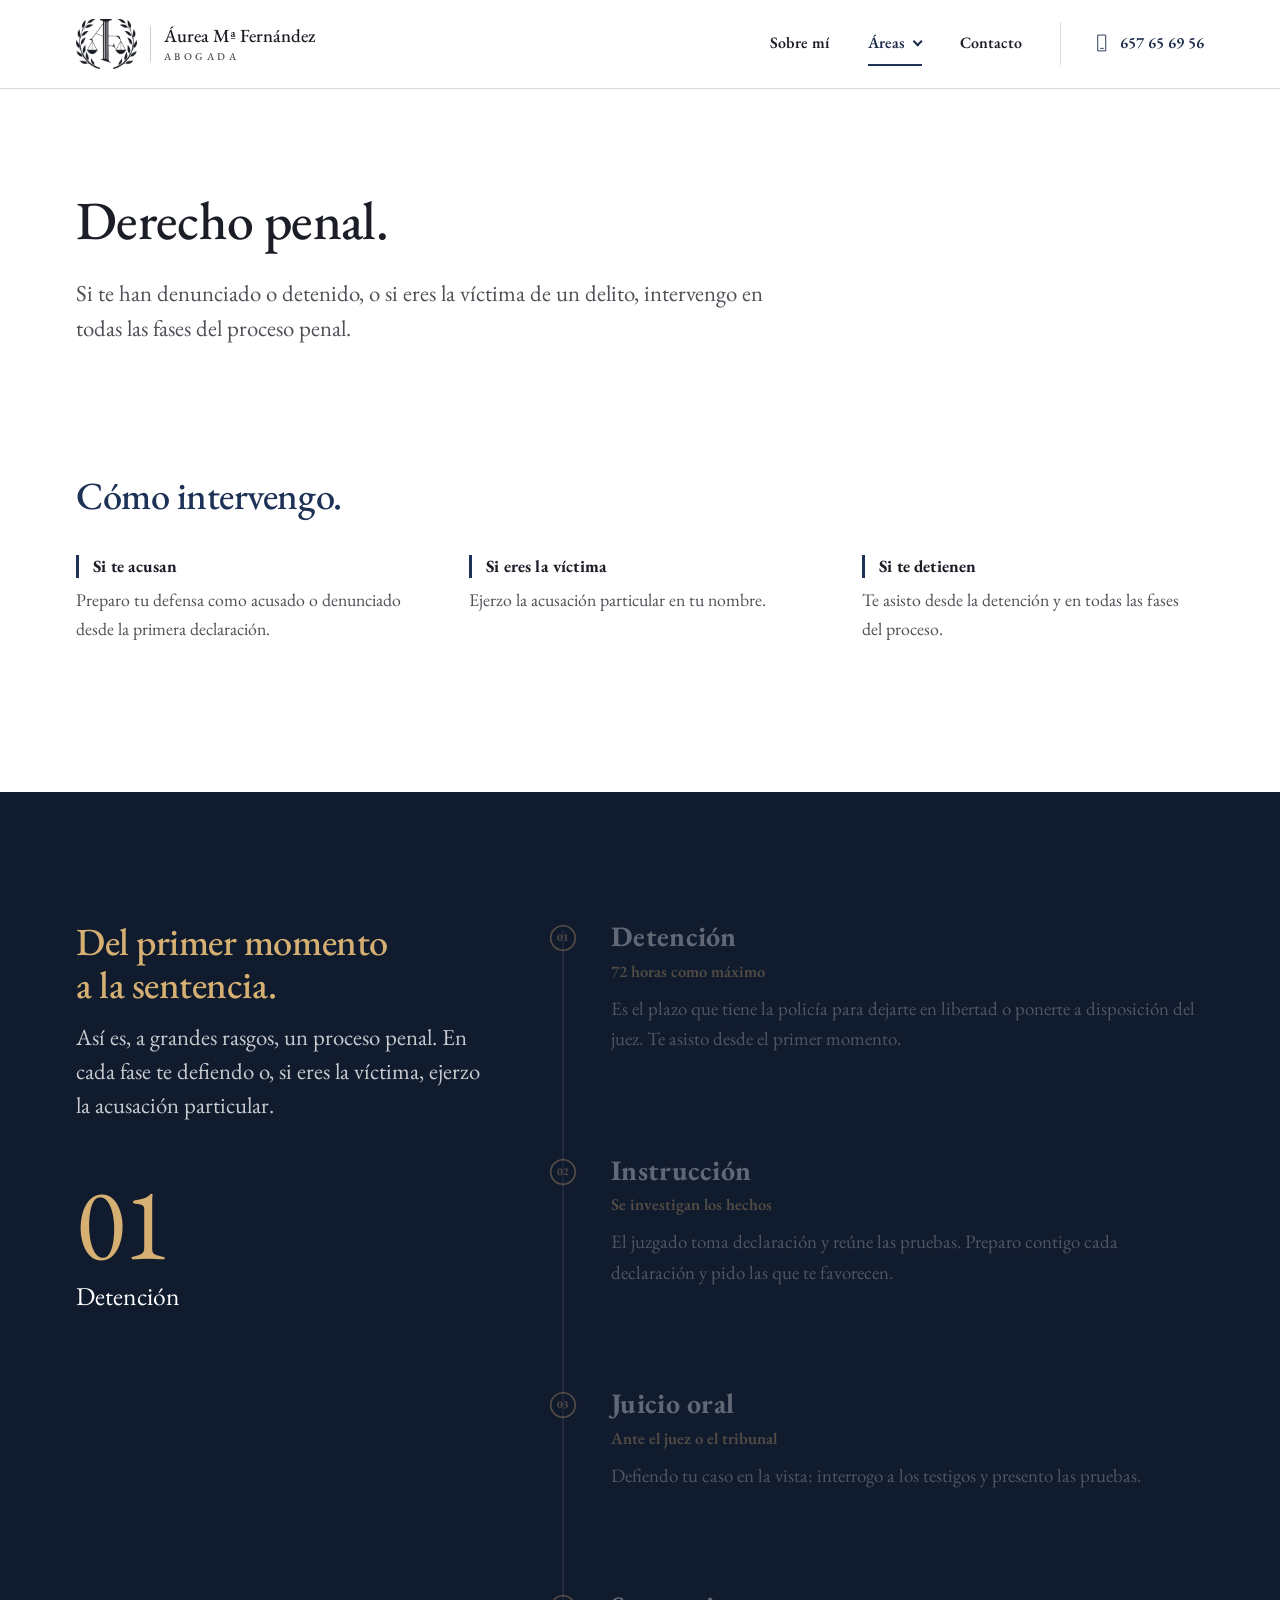
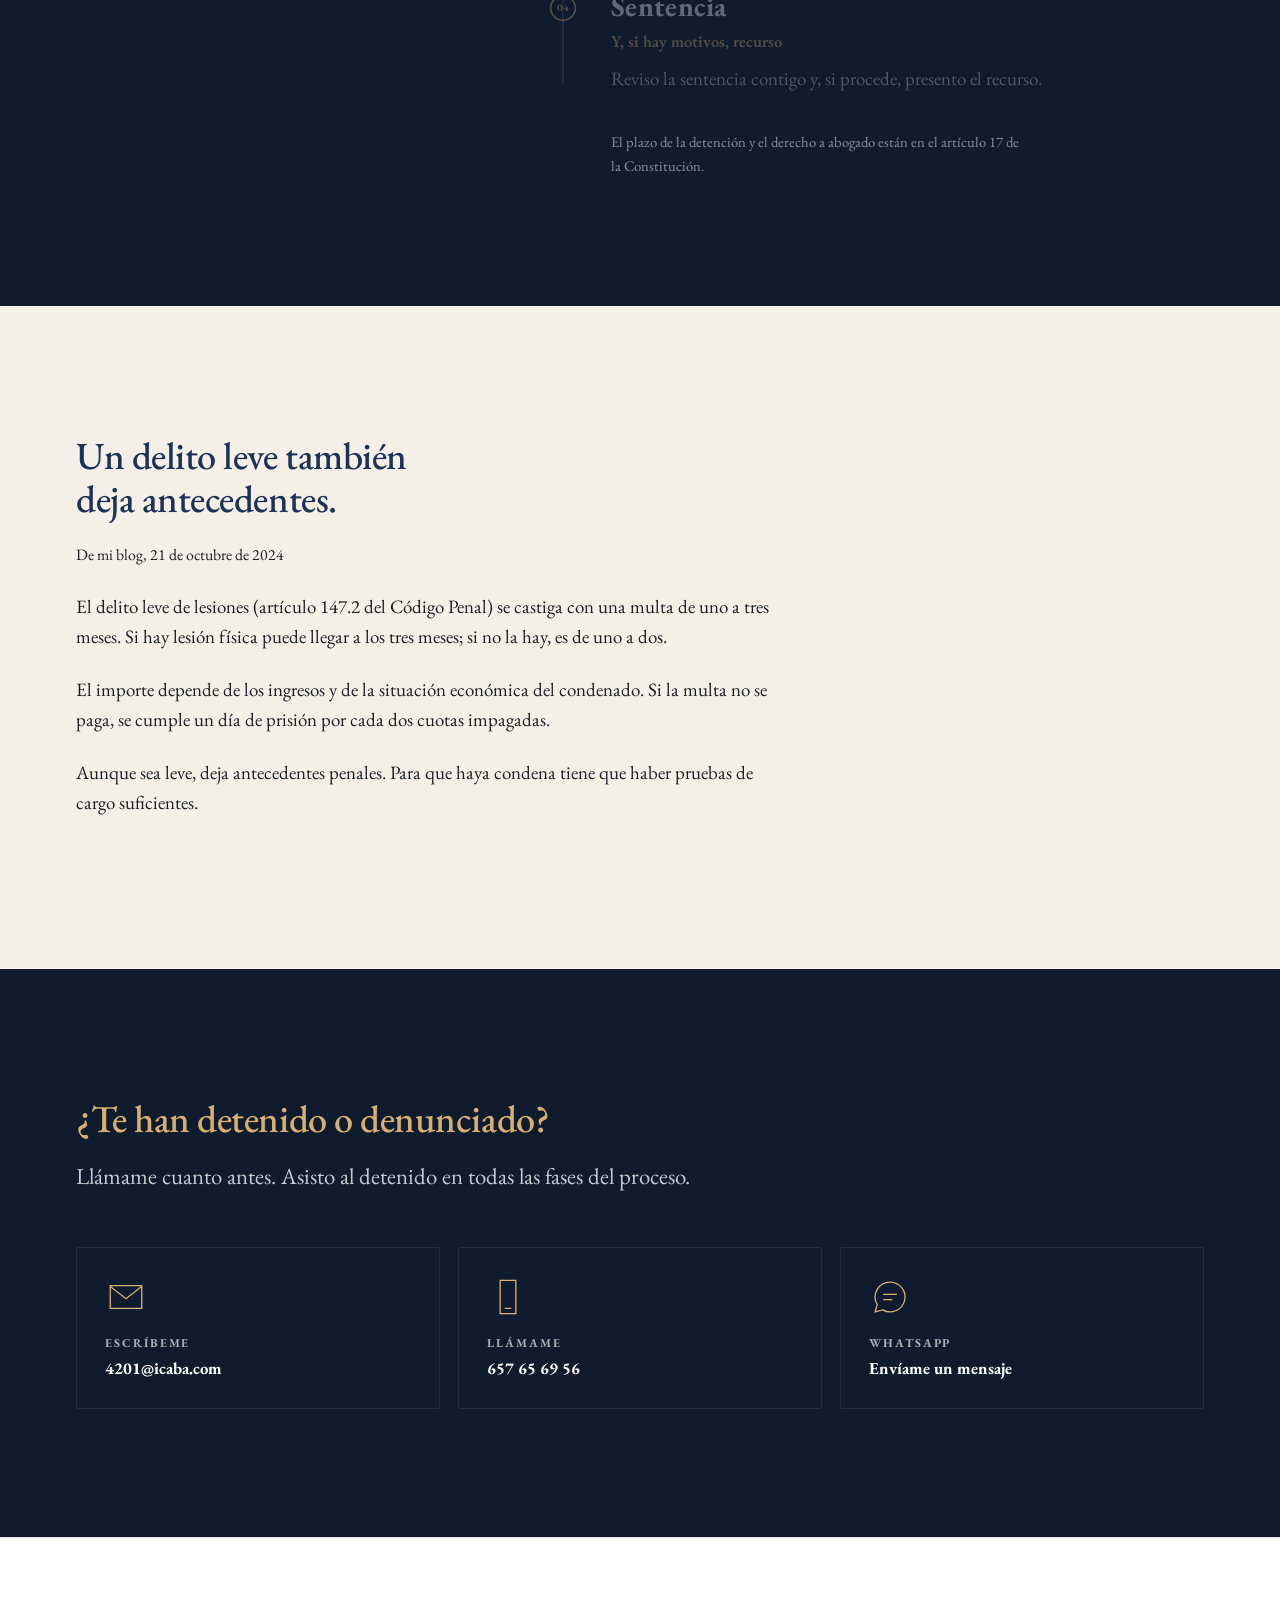
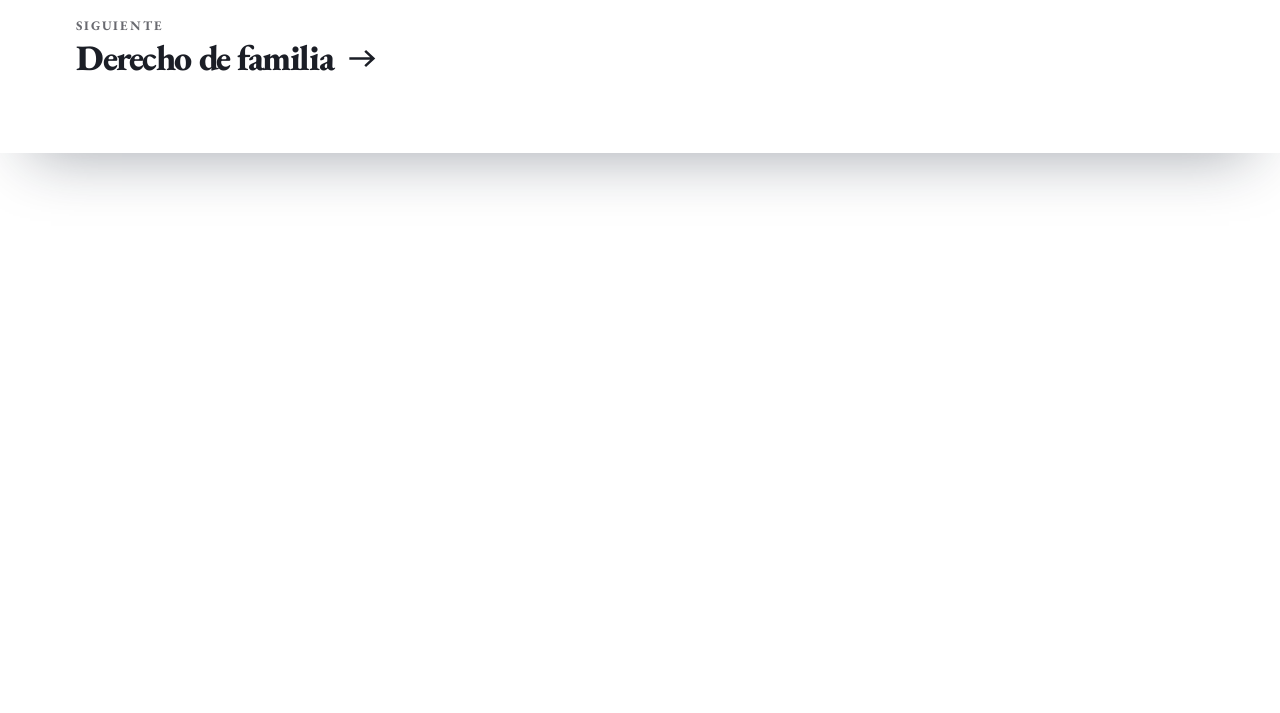
<file: penal.html>
<!doctype html>
<html lang="es" class="cab-esconde pie-cortina entradas-marcadas">
<head>
<meta charset="utf-8">
<meta name="robots" content="noindex, nofollow, noarchive">
<meta name="viewport" content="width=device-width, initial-scale=1">
<title>Derecho penal · Áurea Mª Fernández García-Moreno</title>
<meta name="description" content="Defensa del acusado o denunciado, acusación particular de la víctima y asistencia al detenido.">
<meta name="theme-color" content="#111B2E">
<meta property="og:type" content="website">
<meta property="og:locale" content="es_ES">
<meta property="og:site_name" content="Áurea Mª Fernández García-Moreno">
<meta property="og:title" content="Derecho penal · Áurea Mª Fernández García-Moreno">
<meta property="og:description" content="Defensa del acusado o denunciado, acusación particular de la víctima y asistencia al detenido.">
<link rel="icon" href="img/icono.png" type="image/png">
<link rel="preconnect" href="https://fonts.googleapis.com">
<link rel="preconnect" href="https://fonts.gstatic.com" crossorigin>
<link href="https://fonts.googleapis.com/css2?family=EB+Garamond:wght@400;500;600;700;800&display=swap" rel="stylesheet">
<link rel="stylesheet" href="css/estilo.css?v=1385d161">
<link rel="stylesheet" href="css/marca.css?v=6ebcec91">
</head>
<body>

<a class="saltar" href="#principal">Saltar al contenido</a>

<header class="cabecera">
  <div class="contenedor cabecera-fila">
    <a class="marca" href="index.html" aria-label="Áurea Mª Fernández García-Moreno, inicio"><img src="img/logo.png" width="177" height="144" alt=""><span class="marca-texto marca-con-escudo"><span>Áurea Mª Fernández</span><small>Abogada</small></span></a>
    <button class="menu-boton" aria-expanded="false" aria-controls="menu">Menú</button>
    <nav class="menu" id="menu" aria-label="Principal">
      <a href="empresa.html">Sobre mí</a>
      <div class="menu-grupo">
        <button class="menu-abre actual" type="button" aria-expanded="false" aria-controls="menu-servicios">Áreas</button>
        <div class="submenu" id="menu-servicios">
          <a href="civil.html">Derecho civil</a>
          <a href="bancario.html">Derecho bancario</a>
          <a href="penal.html" aria-current="page">Derecho penal</a>
          <a href="familia.html">Derecho de familia</a>
          <a href="violencia-de-genero.html">Violencia de género</a>
        </div>
      </div>
      <a href="contacto.html">Contacto</a>
      <a class="menu-tel" href="tel:+34657656956"><svg class="icono" viewBox="0 0 48 48" aria-hidden="true" focusable="false"><path d="M15 5h18v38H15zM21 37h6"/></svg><span>657 65 69 56</span></a>
    </nav>
  </div>
</header>

<main id="principal">

  <!-- Derecho penal. De su página «Áreas legales», del inicio y de la entrada de su blog
       «Delito de lesiones» (21-10-2024). Cuarta vuelta (23-11-2026), con
       plantilla/REDACCION.md: se abre con la situación de quien lee y cada columna empieza por
       ella («si te acusan», «si eres la víctima», «si te detienen»). Fuera «a tu lado» y «soy
       tu voz».
       Quinta (23-11-2026), Emilio: «quiero algún scroll chulo en cada derecho». Aquí, las
       fases del proceso penal en una línea que se llena al bajar y enciende cada fase
       (pieza FASES): ella dice que asiste «en todas las fases», y así se ven. Las fases y el
       plazo de 72 horas de la detención son información pública (artículo 17 de la
       Constitución), contada a grandes rasgos; lo que hace ella en cada una está escrito por
       mí con lo que dice su web: que lo confirme. -->
  <section class="portada">
    <div class="contenedor">
      <h1>Derecho penal.</h1>
      <p class="entradilla">Si te han denunciado o detenido, o si eres la víctima de un delito, intervengo en todas las fases del proceso penal.</p>
    </div>
  </section>

  <section class="blanca seguida">
    <div class="contenedor">
      <h2 id="que-hago">Cómo intervengo.</h2>
      <div class="columnas tres">
        <div>
          <h3 class="rotulo-raya">Si te acusan</h3>
          <p>Preparo tu defensa como acusado o denunciado desde la primera declaración.</p>
        </div>
        <div>
          <h3 class="rotulo-raya">Si eres la víctima</h3>
          <p>Ejerzo la acusación particular en tu nombre.</p>
        </div>
        <div>
          <h3 class="rotulo-raya">Si te detienen</h3>
          <p>Te asisto desde la detención y en todas las fases del proceso.</p>
        </div>
      </div>
    </div>
  </section>

  <section class="fases oscura" data-recorrido="hilo" style="--n:4">
    <div class="contenedor fa-rejilla">
      <div class="fa-cabeza">
        <h2>Del primer momento a la sentencia.</h2>
        <p class="entradilla">Así es, a grandes rasgos, un proceso penal. En cada fase te defiendo o, si eres la víctima, ejerzo la acusación particular.</p>
        <div class="fa-ahora" aria-hidden="true">
          <p class="fa-ahora-n" style="--i:0"><span>01</span>Detención</p>
          <p class="fa-ahora-n" style="--i:1"><span>02</span>Instrucción</p>
          <p class="fa-ahora-n" style="--i:2"><span>03</span>Juicio oral</p>
          <p class="fa-ahora-n" style="--i:3"><span>04</span>Sentencia</p>
        </div>
      </div>
      <div class="fa-cuerpo">
        <ol class="fa-lista" data-hilo>
          <li class="fa-fase" data-hito style="--i:0"><span class="fa-nudo" aria-hidden="true">01</span><h3>Detención</h3><p class="fa-dato">72 horas como máximo</p><p>Es el plazo que tiene la policía para dejarte en libertad o ponerte a disposición del juez. Te asisto desde el primer momento.</p></li>
          <li class="fa-fase" data-hito style="--i:1"><span class="fa-nudo" aria-hidden="true">02</span><h3>Instrucción</h3><p class="fa-dato">Se investigan los hechos</p><p>El juzgado toma declaración y reúne las pruebas. Preparo contigo cada declaración y pido las que te favorecen.</p></li>
          <li class="fa-fase" data-hito style="--i:2"><span class="fa-nudo" aria-hidden="true">03</span><h3>Juicio oral</h3><p class="fa-dato">Ante el juez o el tribunal</p><p>Defiendo tu caso en la vista: interrogo a los testigos y presento las pruebas.</p></li>
          <li class="fa-fase" data-hito style="--i:3"><span class="fa-nudo" aria-hidden="true">04</span><h3>Sentencia</h3><p class="fa-dato">Y, si hay motivos, recurso</p><p>Reviso la sentencia contigo y, si procede, presento el recurso.</p></li>
        </ol>
        <p class="fa-nota">El plazo de la detención y el derecho a abogado están en el artículo 17 de la Constitución.</p>
      </div>
    </div>
  </section>

  <section class="gris">
    <div class="contenedor">
      <h2 id="saber-mas">Un delito leve también deja antecedentes.</h2>
      <p><small>De mi blog, 21 de octubre de 2024</small></p>
      <p>El delito leve de lesiones (artículo 147.2 del Código Penal) se castiga con una multa de uno a tres meses. Si hay lesión física puede llegar a los tres meses; si no la hay, es de uno a dos.</p>
      <p>El importe depende de los ingresos y de la situación económica del condenado. Si la multa no se paga, se cumple un día de prisión por cada dos cuotas impagadas.</p>
      <p>Aunque sea leve, deja antecedentes penales. Para que haya condena tiene que haber pruebas de cargo suficientes.</p>
    </div>
  </section>

  <section class="oscura contacta" id="contacto">
    <div class="contenedor">
      <h2>¿Te han detenido o denunciado?</h2>
      <p class="entradilla">Llámame cuanto antes. Asisto al detenido en todas las fases del proceso.</p>
      <ul class="vias" style="--n:3">
        <li><a class="via" href="mailto:4201@icaba.com?subject=Consulta%20penal"><svg class="icono" viewBox="0 0 48 48" aria-hidden="true" focusable="false"><path d="M6 11h36v26H6zM6 12l18 14 18-14"/></svg><span class="via-rotulo">Escríbeme</span><span class="via-dato">4201<wbr>@icaba.com</span></a></li>
        <li><a class="via" href="tel:+34657656956"><svg class="icono" viewBox="0 0 48 48" aria-hidden="true" focusable="false"><path d="M15 5h18v38H15zM21 37h6"/></svg><span class="via-rotulo">Llámame</span><span class="via-dato">657 65 69 56</span></a></li>
        <li><a class="via" href="https://wa.me/34657656956" target="_blank" rel="noopener"><svg class="icono" viewBox="0 0 48 48" aria-hidden="true" focusable="false"><path d="M24 7a17 17 0 0 0-14.6 25.7L7 41l8.6-2.3A17 17 0 1 0 24 7zM17 21h14M17 27h9"/></svg><span class="via-rotulo">WhatsApp</span><span class="via-dato">Envíame un mensaje</span></a></li>
      </ul>
    </div>
  </section>

  <nav class="siguiente" aria-label="Siguiente servicio">
    <div class="contenedor">
      <a href="familia.html"><span class="sg-rotulo">Siguiente</span><span class="sg-nombre">Derecho de familia</span></a>
    </div>
  </nav>

</main>

<footer class="pie">
  <div class="contenedor">
    <div class="pie-rejilla">
      <div>
        <a class="pie-marca" href="index.html"><img src="img/logo-pie.png" width="640" height="376" alt="Áurea Mª Fernández García-Moreno"></a>
        <p>Abogada en Badajoz y Valverde de Leganés: derecho civil, bancario, penal y de familia.</p>
      </div>
      <div>
        <h4>Áreas</h4>
        <ul>
          <li><a href="civil.html">Derecho civil</a></li>
          <li><a href="bancario.html">Derecho bancario</a></li>
          <li><a href="penal.html">Derecho penal</a></li>
          <li><a href="familia.html">Derecho de familia</a></li>
          <li><a href="violencia-de-genero.html">Violencia de género</a></li>
        </ul>
      </div>
      <div>
        <h4>Despacho</h4>
        <ul>
          <li><a href="empresa.html">Sobre mí</a></li>
          <li><a href="contacto.html">Contacto</a></li>
          <li><a href="aviso-legal.html">Aviso legal y privacidad</a></li>
        </ul>
      </div>
      <div>
        <h4>Contacto</h4>
        <ul>
          <li>Calle Zurbarán, 1, planta 2, puerta 3<br>06002 Badajoz</li>
          <li>Calle Santa Eulalia, s/n, despacho 6<br>06130 Valverde de Leganés</li>
          <li><a href="tel:+34657656956">657 65 69 56</a></li>
          <li><a href="mailto:4201@icaba.com">4201@icaba.com</a></li>
          <li><span class="pie-horario">Lunes a viernes: 10:00 a 14:00 y 17:00 a 20:30<br>Siempre con cita previa</span></li>
        </ul>
      </div>
    </div>
    <div class="pie-legal">
      <span>© 2026 Áurea María Fernández García-Moreno</span>
      <span><a href="aviso-legal.html">Aviso legal y privacidad</a></span>
    </div>
    <a class="contacto-fijo" href="tel:+34657656956"><svg class="icono" viewBox="0 0 48 48" aria-hidden="true" focusable="false"><path d="M15 5h18v38H15zM21 37h6"/></svg>Llámame</a>
  </div>
</footer>

<script src="js/menu.js?v=f2cbd540"></script>
<script src="js/scroll.js?v=6965a13a"></script>
<script src="js/efectos.js?v=0727ad1a"></script>
</body>
</html>
</file>
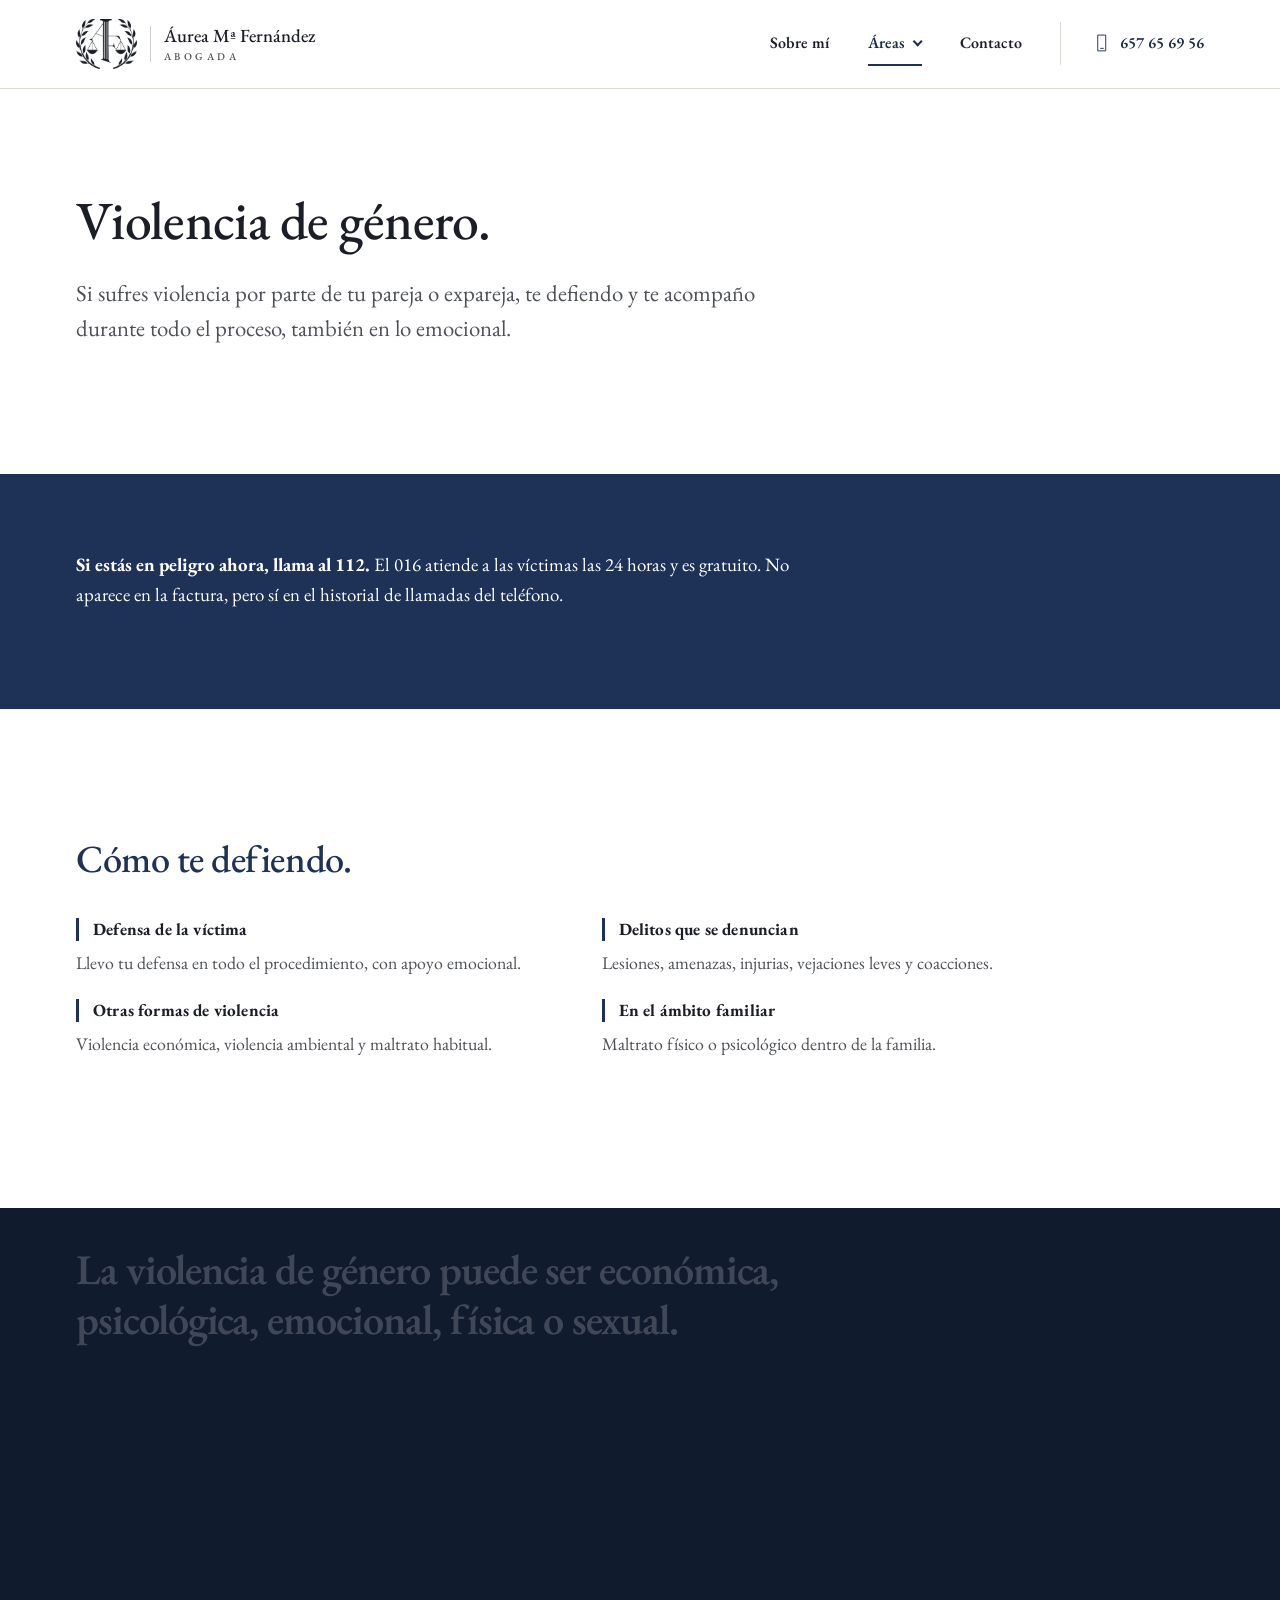
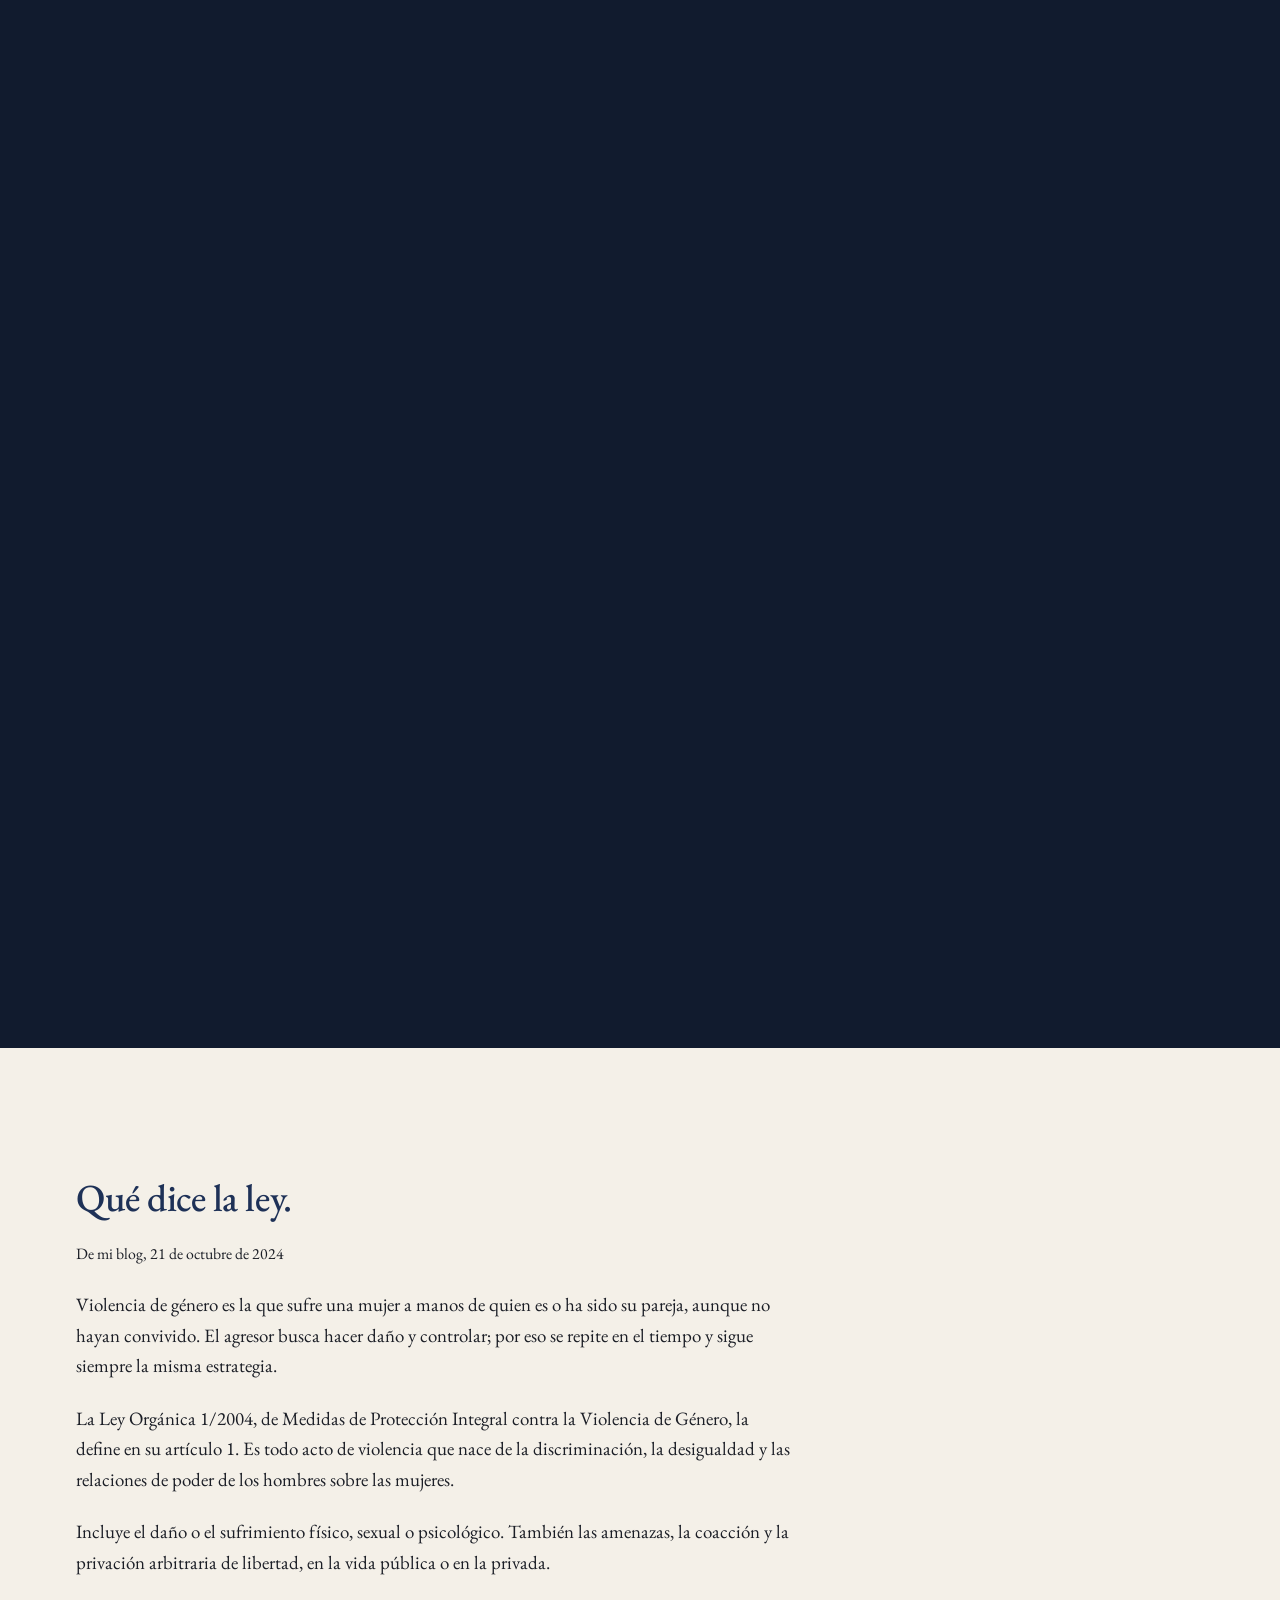
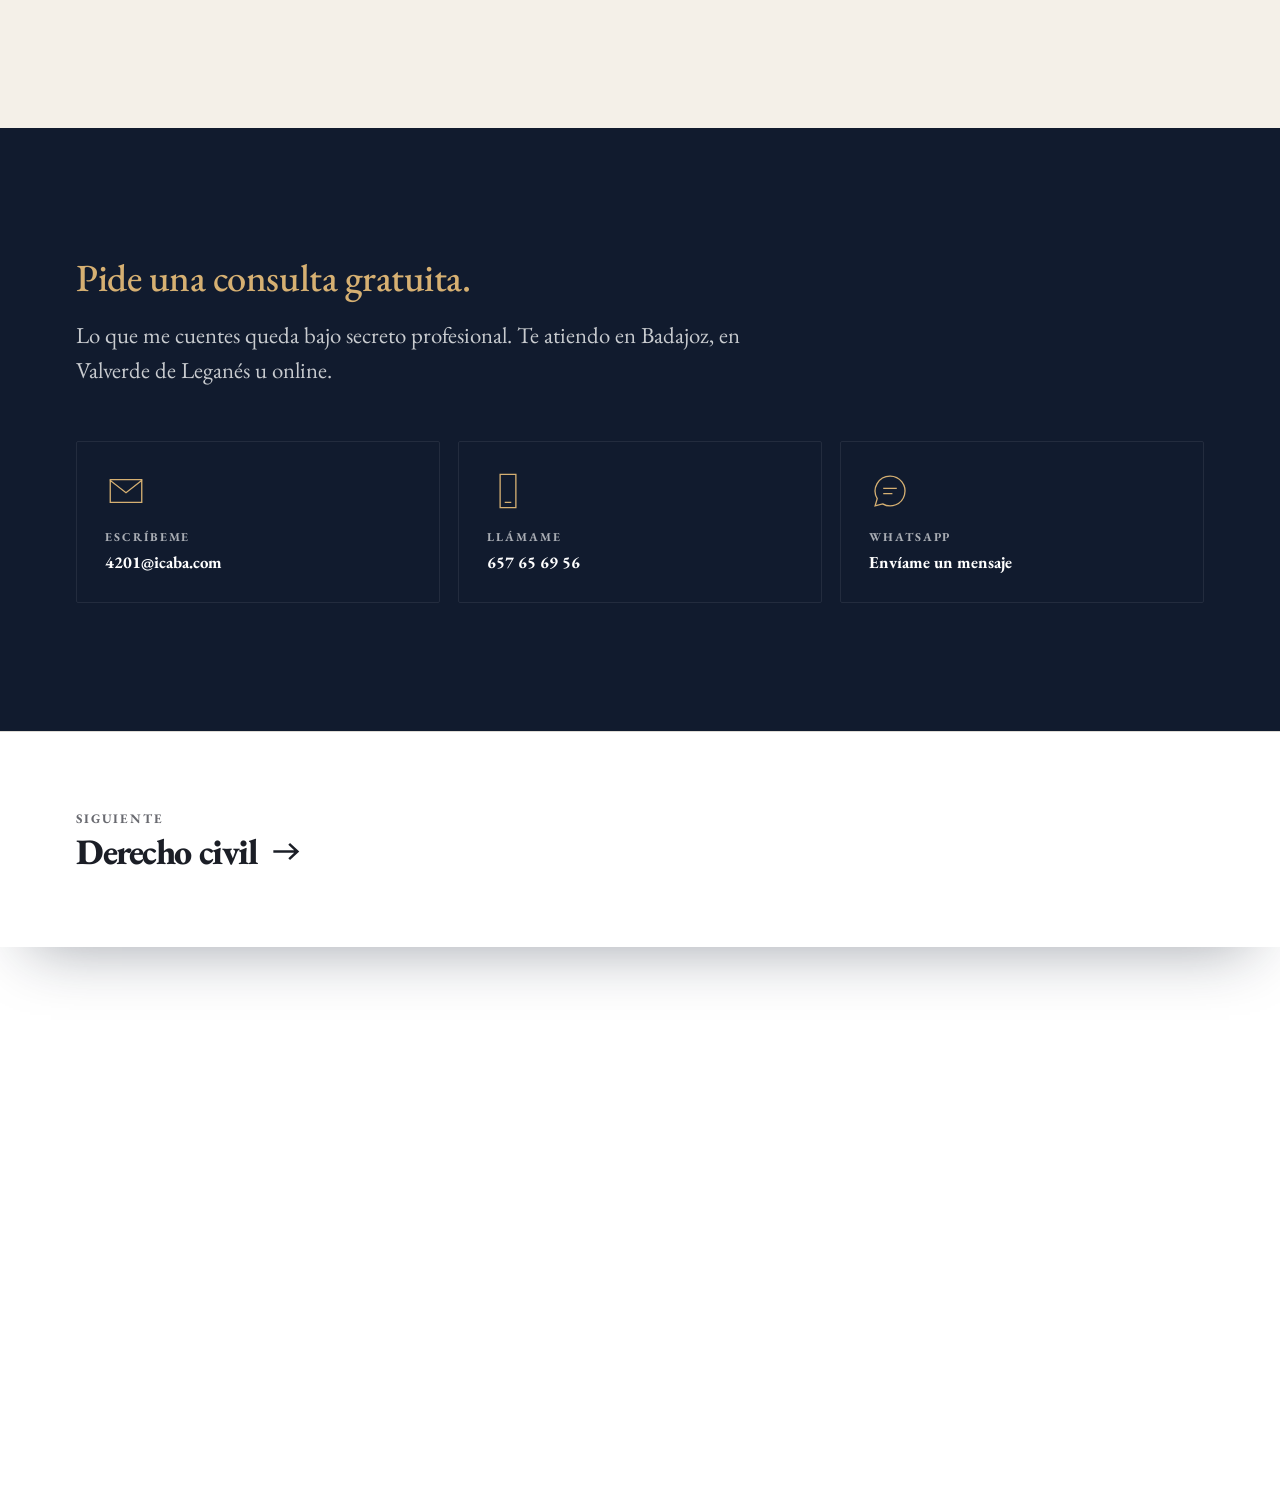
<file: violencia-de-genero.html>
<!doctype html>
<html lang="es" class="cab-esconde pie-cortina entradas-marcadas">
<head>
<meta charset="utf-8">
<meta name="robots" content="noindex, nofollow, noarchive">
<meta name="viewport" content="width=device-width, initial-scale=1">
<title>Violencia de género · Áurea Mª Fernández García-Moreno</title>
<meta name="description" content="Defensa de la víctima y apoyo durante todo el proceso.">
<meta name="theme-color" content="#111B2E">
<meta property="og:type" content="website">
<meta property="og:locale" content="es_ES">
<meta property="og:site_name" content="Áurea Mª Fernández García-Moreno">
<meta property="og:title" content="Violencia de género · Áurea Mª Fernández García-Moreno">
<meta property="og:description" content="Defensa de la víctima y apoyo durante todo el proceso.">
<link rel="icon" href="img/icono.png" type="image/png">
<link rel="preconnect" href="https://fonts.googleapis.com">
<link rel="preconnect" href="https://fonts.gstatic.com" crossorigin>
<link href="https://fonts.googleapis.com/css2?family=EB+Garamond:wght@400;500;600;700;800&display=swap" rel="stylesheet">
<link rel="stylesheet" href="css/estilo.css?v=1385d161">
<link rel="stylesheet" href="css/marca.css?v=6ebcec91">
</head>
<body>

<a class="saltar" href="#principal">Saltar al contenido</a>

<header class="cabecera">
  <div class="contenedor cabecera-fila">
    <a class="marca" href="index.html" aria-label="Áurea Mª Fernández García-Moreno, inicio"><img src="img/logo.png" width="177" height="144" alt=""><span class="marca-texto marca-con-escudo"><span>Áurea Mª Fernández</span><small>Abogada</small></span></a>
    <button class="menu-boton" aria-expanded="false" aria-controls="menu">Menú</button>
    <nav class="menu" id="menu" aria-label="Principal">
      <a href="empresa.html">Sobre mí</a>
      <div class="menu-grupo">
        <button class="menu-abre actual" type="button" aria-expanded="false" aria-controls="menu-servicios">Áreas</button>
        <div class="submenu" id="menu-servicios">
          <a href="civil.html">Derecho civil</a>
          <a href="bancario.html">Derecho bancario</a>
          <a href="penal.html">Derecho penal</a>
          <a href="familia.html">Derecho de familia</a>
          <a href="violencia-de-genero.html" aria-current="page">Violencia de género</a>
        </div>
      </div>
      <a href="contacto.html">Contacto</a>
      <a class="menu-tel" href="tel:+34657656956"><svg class="icono" viewBox="0 0 48 48" aria-hidden="true" focusable="false"><path d="M15 5h18v38H15zM21 37h6"/></svg><span>657 65 69 56</span></a>
    </nav>
  </div>
</header>

<main id="principal">

  <!-- Violencia de género. De su página «Áreas legales» («defensa integral de víctimas con
       apoyo emocional») y de la entrada de su blog «Violencia de género» (21-10-2024), con el
       artículo 1 de la Ley Orgánica 1/2004. El aviso del 112 y del 016 NO está en su web: es
       información pública que se ha añadido porque en esta página hace falta; que Áurea lo
       confirme. Tampoco está en su web la línea del secreto profesional del cierre: es un deber
       de todo abogado (Estatuto General de la Abogacía, artículo 21), no un dato suyo; que lo
       confirme también. Cuarta vuelta (23-11-2026), con plantilla/REDACCION.md.
       Quinta (23-11-2026), Emilio: «quiero algún scroll chulo en cada derecho». Aquí, a
       propósito, el más sereno: la frase de su blog con las formas de violencia, que se
       enciende palabra a palabra al bajar (pieza ILUMINA). En una página que lee una víctima, un
       efecto vistoso estaría fuera de lugar; este obliga a leer despacio. -->

  <section class="portada">
    <div class="contenedor">
      <h1>Violencia de género.</h1>
      <p class="entradilla">Si sufres violencia por parte de tu pareja o expareja, te defiendo y te acompaño durante todo el proceso, también en lo emocional.</p>
    </div>
  </section>

  <section class="acento ajustada">
    <div class="contenedor">
      <p class="aviso-urgente"><strong>Si estás en peligro ahora, llama al 112.</strong> El 016 atiende a las víctimas las 24 horas y es gratuito. No aparece en la factura, pero sí en el historial de llamadas del teléfono.</p>
    </div>
  </section>

  <section class="blanca">
    <div class="contenedor">
      <h2 id="que-hago">Cómo te defiendo.</h2>
      <div class="columnas">
        <div>
          <h3 class="rotulo-raya">Defensa de la víctima</h3>
          <p>Llevo tu defensa en todo el procedimiento, con apoyo emocional.</p>
        </div>
        <div>
          <h3 class="rotulo-raya">Delitos que se denuncian</h3>
          <p>Lesiones, amenazas, injurias, vejaciones leves y coacciones.</p>
        </div>
        <div>
          <h3 class="rotulo-raya">Otras formas de violencia</h3>
          <p>Violencia económica, violencia ambiental y maltrato habitual.</p>
        </div>
        <div>
          <h3 class="rotulo-raya">En el ámbito familiar</h3>
          <p>Maltrato físico o psicológico dentro de la familia.</p>
        </div>
      </div>
    </div>
  </section>

  <section class="ilumina oscura" data-recorrido="fijo" style="--n:16">
    <div class="contenedor il-fijo">
      <p class="ilumina-frase" style="--n:16"><span style="--i:0">La</span> <span style="--i:1">violencia</span> <span style="--i:2">de</span> <span style="--i:3">género</span> <span style="--i:4">puede</span> <span style="--i:5">ser</span> <strong><span style="--i:6">económica</span></strong><span style="--i:7">,</span> <strong><span style="--i:8">psicológica</span></strong><span style="--i:9">,</span> <strong><span style="--i:10">emocional</span></strong><span style="--i:11">,</span> <strong><span style="--i:12">física</span></strong> <span style="--i:13">o</span> <strong><span style="--i:14">sexual</span></strong><span style="--i:15">.</span></p>
    </div>
  </section>

  <section class="gris">
    <div class="contenedor">
      <h2 id="saber-mas">Qué dice la ley.</h2>
      <p><small>De mi blog, 21 de octubre de 2024</small></p>
      <p>Violencia de género es la que sufre una mujer a manos de quien es o ha sido su pareja, aunque no hayan convivido. El agresor busca hacer daño y controlar; por eso se repite en el tiempo y sigue siempre la misma estrategia.</p>
      <p>La Ley Orgánica 1/2004, de Medidas de Protección Integral contra la Violencia de Género, la define en su artículo 1. Es todo acto de violencia que nace de la discriminación, la desigualdad y las relaciones de poder de los hombres sobre las mujeres.</p>
      <p>Incluye el daño o el sufrimiento físico, sexual o psicológico. También las amenazas, la coacción y la privación arbitraria de libertad, en la vida pública o en la privada.</p>
    </div>
  </section>

  <section class="oscura contacta" id="contacto">
    <div class="contenedor">
      <h2>Pide una consulta gratuita.</h2>
      <p class="entradilla">Lo que me cuentes queda bajo secreto profesional. Te atiendo en Badajoz, en Valverde de Leganés u online.</p>
      <ul class="vias" style="--n:3">
        <li><a class="via" href="mailto:4201@icaba.com?subject=Consulta%20sobre%20violencia%20de%20g%C3%A9nero"><svg class="icono" viewBox="0 0 48 48" aria-hidden="true" focusable="false"><path d="M6 11h36v26H6zM6 12l18 14 18-14"/></svg><span class="via-rotulo">Escríbeme</span><span class="via-dato">4201<wbr>@icaba.com</span></a></li>
        <li><a class="via" href="tel:+34657656956"><svg class="icono" viewBox="0 0 48 48" aria-hidden="true" focusable="false"><path d="M15 5h18v38H15zM21 37h6"/></svg><span class="via-rotulo">Llámame</span><span class="via-dato">657 65 69 56</span></a></li>
        <li><a class="via" href="https://wa.me/34657656956" target="_blank" rel="noopener"><svg class="icono" viewBox="0 0 48 48" aria-hidden="true" focusable="false"><path d="M24 7a17 17 0 0 0-14.6 25.7L7 41l8.6-2.3A17 17 0 1 0 24 7zM17 21h14M17 27h9"/></svg><span class="via-rotulo">WhatsApp</span><span class="via-dato">Envíame un mensaje</span></a></li>
      </ul>
    </div>
  </section>

  <nav class="siguiente" aria-label="Siguiente servicio">
    <div class="contenedor">
      <a href="civil.html"><span class="sg-rotulo">Siguiente</span><span class="sg-nombre">Derecho civil</span></a>
    </div>
  </nav>

</main>

<footer class="pie">
  <div class="contenedor">
    <div class="pie-rejilla">
      <div>
        <a class="pie-marca" href="index.html"><img src="img/logo-pie.png" width="640" height="376" alt="Áurea Mª Fernández García-Moreno"></a>
        <p>Abogada en Badajoz y Valverde de Leganés: derecho civil, bancario, penal y de familia.</p>
      </div>
      <div>
        <h4>Áreas</h4>
        <ul>
          <li><a href="civil.html">Derecho civil</a></li>
          <li><a href="bancario.html">Derecho bancario</a></li>
          <li><a href="penal.html">Derecho penal</a></li>
          <li><a href="familia.html">Derecho de familia</a></li>
          <li><a href="violencia-de-genero.html">Violencia de género</a></li>
        </ul>
      </div>
      <div>
        <h4>Despacho</h4>
        <ul>
          <li><a href="empresa.html">Sobre mí</a></li>
          <li><a href="contacto.html">Contacto</a></li>
          <li><a href="aviso-legal.html">Aviso legal y privacidad</a></li>
        </ul>
      </div>
      <div>
        <h4>Contacto</h4>
        <ul>
          <li>Calle Zurbarán, 1, planta 2, puerta 3<br>06002 Badajoz</li>
          <li>Calle Santa Eulalia, s/n, despacho 6<br>06130 Valverde de Leganés</li>
          <li><a href="tel:+34657656956">657 65 69 56</a></li>
          <li><a href="mailto:4201@icaba.com">4201@icaba.com</a></li>
          <li><span class="pie-horario">Lunes a viernes: 10:00 a 14:00 y 17:00 a 20:30<br>Siempre con cita previa</span></li>
        </ul>
      </div>
    </div>
    <div class="pie-legal">
      <span>© 2026 Áurea María Fernández García-Moreno</span>
      <span><a href="aviso-legal.html">Aviso legal y privacidad</a></span>
    </div>
    <a class="contacto-fijo" href="tel:+34657656956"><svg class="icono" viewBox="0 0 48 48" aria-hidden="true" focusable="false"><path d="M15 5h18v38H15zM21 37h6"/></svg>Llámame</a>
  </div>
</footer>

<script src="js/menu.js?v=f2cbd540"></script>
<script src="js/scroll.js?v=6965a13a"></script>
<script src="js/efectos.js?v=0727ad1a"></script>
</body>
</html>
</file>
<file: css/estilo.css>
/* ==========================================================================
   Plantilla de webs: hoja de estilo única
   Los colores, la letra y el radio de cada cliente van en css/marca.css, que
   escribe herramientas/montar.py a partir de su sitio.toml. Aquí solo están
   los valores por defecto (una paleta neutra) y las reglas, que no cambian.
   Lenguaje visual: titular grande en el color de la marca, fotografía real a
   sangre, blanco dominante y piezas de scroll de pocos pasos.
   ========================================================================== */

:root{
  /* Colores base. montar.py los cambia por los del cliente y deriva de ellos
     el resto (las mismas proporciones que aquí), comprobando el contraste. */
  --tinta:        #1D2125;
  --oscuro:       #1D2125;
  --acento:       #2F6B8A;
  --acento-osc:   #245670;
  --acento-clar:  #8DC0D8;
  --claro:        #F6F5F2;
  --blanco:       #FFFFFF;

  /* Derivados. --tinta-50 es el más claro que da 4,5:1 sobre --claro. */
  --tinta-70:     #4F5255;
  --tinta-50:     #6E7173;
  --linea:        #E0E0DE;
  --linea-osc:    #2E3235;
  --oscuro-2:     #272B2F;     /* un punto más claro que --oscuro: hover sobre fondo oscuro */
  --sobre-oscuro: #CBCCCD;     /* texto corriente sobre fondo oscuro */
  --sobre-oscuro-fuerte: #E2E2E3;
  --sobre-oscuro-suave:  #AEAFB1;
  --sobre-oscuro-tenue:  #909294;   /* el más apagado que da 4,5:1 sobre --oscuro */

  --letra:        "Archivo";
  --radio:        0px;

  --ancho:        1240px;
  --gutter:       clamp(20px, 5vw, 56px);
  --cabecera:     88px;
  --logo-alto:    52px;

  /* Para el móvil tumbado y las ventanas bajas: el alto que queda de pantalla bajo la
     cabecera (como poco 240 px) y el ancho de un dibujo 4:3 de ese alto. */
  --alto-bajo:  max(240px, calc(100vh - var(--cabecera) - 24px));
  --ancho-bajo: calc(var(--alto-bajo) * 4 / 3);

  /* Movimiento: salida rápida para lo que responde a un gesto, ida y vuelta para
     lo que se desplaza por la pantalla. Nunca aceleración de entrada. Los cambios
     de color van con "ease" y en 160 ms. */
  --salida:     cubic-bezier(.23, 1, .32, 1);
  --ida-vuelta: cubic-bezier(.77, 0, .175, 1);

  /* Flecha de botones y enlaces: dibujada (no depende de que la letra traiga el signo). */
  --flecha: url("data:image/svg+xml,%3Csvg xmlns='http://www.w3.org/2000/svg' viewBox='0 0 22 15'%3E%3Cpath d='M1 7.5h19M13.5 1.5l6.5 6-6.5 6' fill='none' stroke='%23000' stroke-width='2'/%3E%3C/svg%3E");
}

/* el alto de pantalla que no cambia cuando el móvil esconde su barra */
@supports (height:100svh){
  :root{ --alto-bajo:max(240px, calc(100svh - var(--cabecera) - 24px)); }
}

*,*::before,*::after{ box-sizing:border-box; }

html{ -webkit-text-size-adjust:100%; }
/* El scroll suave, solo cuando ya hay algo con el foco (se ha pulsado un enlace de la propia
   página). Al llegar por un enlace desde otra página no lo hay y el navegador va al ancla de
   golpe: bajando poco a poco, si algo cambiaba de alto por el camino, el destino quedaba
   tapado por la cabecera. */
html:focus-within{ scroll-behavior:smooth; }

body{
  margin:0;
  background:var(--blanco);
  color:var(--tinta);
  font-family:var(--letra), system-ui, -apple-system, "Segoe UI", Roboto, sans-serif;
  font-size:18px;
  line-height:1.62;
  font-weight:400;
  -webkit-font-smoothing:antialiased;
}

img{ max-width:100%; height:auto; display:block; }

/* El subrayado está siempre, transparente, y al pasar el ratón toma color:
   así aparece suave en vez de saltar. */
a{
  color:var(--acento-osc);
  text-decoration:underline; text-decoration-color:transparent; text-underline-offset:3px;
  transition:text-decoration-color .16s ease;
}
a:hover{ text-decoration-color:currentColor; }

::selection{ background:var(--acento); color:var(--blanco); }

/* Las anclas no se esconden bajo la cabecera fija */
[id]{ scroll-margin-top:calc(var(--cabecera) + 24px); }

/* --- Tipografía -----------------------------------------------------------
   El titular grande es el gesto principal. El h2 de sección va en el color de
   la marca.
   Los anchos de texto van en em, NUNCA en ch: el navegador calcula ch con la
   letra que haya en ese momento (al cargar, la de reserva) y no lo corrige hasta
   que el elemento vuelve a cambiar de estilo; un titular saltaba de dos líneas a
   una al entrar en pantalla y descolocaba la llegada a las anclas.
   -------------------------------------------------------------------------- */

h1,h2,h3,h4{ margin:0 0 .5em; text-wrap:balance; }

h1{
  font-size:clamp(2.6rem, 7.4vw, 5.4rem);
  font-weight:800;
  line-height:1.02;
  letter-spacing:-0.035em;
}

h2{
  font-size:clamp(2rem, 5.2vw, 4.2rem);
  font-weight:700;
  line-height:1.05;
  letter-spacing:-0.03em;
  color:var(--acento);
  max-width:14.28em;
}
h2.ancho{ max-width:17.85em; }
h2.menor{ font-size:clamp(1.6rem, 3.6vw, 2.6rem); }

h3{
  font-size:1.02rem;
  font-weight:700;
  line-height:1.35;
  letter-spacing:.01em;
  color:var(--tinta);
}

h4{ font-size:.95rem; font-weight:700; }

p{ margin:0 0 1.15em; max-width:37.818em; text-wrap:pretty; }

.entradilla{
  font-size:clamp(1.08rem, 1.9vw, 1.36rem);
  line-height:1.5;
  color:var(--tinta-70);
  max-width:32.088em;
}

.pie-nota{ font-size:.86rem; color:var(--tinta-50); line-height:1.55; }
/* De dónde salen las fotos: una línea discreta al final del bloque */
.creditos{ margin:clamp(28px,4vw,48px) 0 0; max-width:52.716em; }

/* --- Contenedores y secciones -------------------------------------------- */

.contenedor{
  width:100%;
  max-width:var(--ancho);
  margin-inline:auto;
  padding-inline:var(--gutter);
}
.contenedor.estrecho{ max-width:880px; }

section{ padding-block:clamp(64px, 10vw, 128px); }
section.ajustada{ padding-block:clamp(44px, 6vw, 76px); }
/* Sección que continúa la anterior, del mismo color: sin el hueco de arriba */
section.seguida{ padding-top:0; }

.gris{ background:var(--claro); }
.blanca{ background:var(--blanco); }

.oscura{ background:var(--oscuro); color:var(--sobre-oscuro); }
.oscura h1{ color:var(--blanco); }
.oscura h2{ color:var(--acento-clar); }
.oscura h3,.oscura h4{ color:var(--blanco); }
.oscura p,.oscura .entradilla{ color:var(--sobre-oscuro); }
.oscura a{ color:var(--acento-clar); }
.oscura .pie-nota{ color:var(--sobre-oscuro-tenue); }

.rejilla{ display:grid; gap:clamp(24px,3vw,44px); }
.rejilla-2{ grid-template-columns:repeat(auto-fit, minmax(300px,1fr)); }
.rejilla-3{ grid-template-columns:repeat(auto-fit, minmax(270px,1fr)); }
/* texto a la izquierda, apoyo a la derecha. minmax(0,1fr) y no 1fr: con 1fr una
   tabla ancha estira la columna y en el móvil la página se desliza de lado. */
.rejilla-titular{ display:grid; gap:clamp(28px,4vw,64px); grid-template-columns:minmax(0,1fr); }
@media (min-width:940px){
  .rejilla-titular{ grid-template-columns:minmax(0,1.05fr) minmax(0,1fr); align-items:start; }
}

/* --- Cabecera ------------------------------------------------------------ */

.cabecera{
  position:sticky; top:0; z-index:50;
  background:var(--blanco);
  border-bottom:1px solid var(--linea);
}
.cabecera-fila{
  display:flex; align-items:center; justify-content:space-between;
  gap:24px; min-height:var(--cabecera); position:relative;
}
.marca{ display:flex; align-items:center; padding:10px 0; color:var(--tinta); }
.marca:hover{ text-decoration:none; }
.marca img{ height:var(--logo-alto); width:auto; max-width:min(240px, 52vw); object-fit:contain; }
/* Sin logotipo, el nombre escrito */
.marca-texto{ font-size:clamp(1.15rem,1.8vw,1.4rem); font-weight:800; letter-spacing:-.02em; line-height:1.1; }
/* [marca] logo_texto: el escudo del logotipo y, al lado, el nombre escrito con su oficio debajo */
.marca-con-escudo{ display:flex; flex-direction:column; margin-left:.75rem; padding-left:.75rem; border-left:1px solid color-mix(in srgb, currentColor 22%, transparent);
  font-weight:500; letter-spacing:0; font-size:clamp(1.02rem,1.45vw,1.28rem); white-space:nowrap; }
.marca-con-escudo small{ font-size:.56em; font-weight:500; letter-spacing:.34em; text-transform:uppercase; margin-top:.4em; opacity:.8; }
@media (max-width:380px){ .marca-con-escudo{ font-size:.95rem; margin-left:.5rem; padding-left:.5rem; } .marca-con-escudo small{ letter-spacing:.22em; } }

/* Tres entradas: «Quiénes somos», «Qué hacemos» (un botón que despliega los
   servicios) y «Contacto». Por debajo de 1100 px pasan al botón de menú, y ahí
   la lista de servicios va siempre abierta bajo su rótulo. */
.menu{ display:flex; align-items:center; align-self:stretch; gap:clamp(22px,3vw,46px); }
.menu a,.menu-abre{
  color:var(--tinta);
  font-size:.95rem; font-weight:600;
  padding:8px 0;
  border-bottom:2px solid transparent;
  white-space:nowrap;
  transition:border-color .16s ease, color .16s ease;
}
.menu a:hover,.menu-abre:hover{ text-decoration:none; border-bottom-color:var(--linea); }
/* aria-current="page" en la página propia; .actual, en el botón cuando la página es uno de los servicios */
.menu a[aria-current],.menu-abre.actual{ border-bottom-color:var(--acento); color:var(--acento-osc); }

/* El grupo ocupa todo el alto de la cabecera: así la lista nace pegada a su filo
   y el ratón no la pierde al bajar hasta ella. */
.menu-grupo{ position:relative; align-self:stretch; display:flex; align-items:center; }
.menu-abre{
  display:inline-flex; align-items:center; gap:.6em; min-height:44px;
  background:none; border-width:0 0 2px; border-style:solid; border-radius:0;
  font-family:inherit; line-height:inherit; cursor:pointer;
}
.menu-abre::after{
  content:""; flex:none; width:.46em; height:.46em; margin-top:-.2em;
  border-right:2px solid currentColor; border-bottom:2px solid currentColor;
  transform:rotate(45deg); transition:transform .2s var(--salida);
}
.menu-grupo.abierto .menu-abre::after{ transform:translateY(.22em) rotate(225deg); }
.submenu{
  display:none; position:absolute; top:100%; left:-24px; z-index:60; min-width:268px;
  padding:8px 0; background:var(--blanco);
  border:1px solid var(--linea); border-top:2px solid var(--acento);
  box-shadow:0 24px 36px -26px color-mix(in srgb, var(--oscuro) 50%, transparent);
}
.submenu a{ display:block; padding:11px 24px; border-bottom:0; font-size:.93rem; }
.submenu a:hover{ border-bottom:0; background:var(--claro); }
.submenu a[aria-current]{ box-shadow:inset 3px 0 0 var(--acento); }
/* Se abre con el botón (js/menu.js pone .abierto). Sin JavaScript, al llegar con el teclado. */
.menu-grupo.abierto .submenu,
html:not(.menu-js) .menu-grupo:focus-within .submenu{ display:block; }
@media (hover:hover) and (pointer:fine){
  .menu-grupo:hover .submenu{ display:block; }
}

.menu-boton{
  display:none;
  background:none; border:1px solid var(--linea); border-radius:var(--radio);
  padding:10px 14px; min-height:44px; font:inherit; font-size:.88rem; font-weight:600;
  cursor:pointer; color:var(--tinta);
}

@media (max-width:1100px){
  .menu-boton{ display:block; }
  .menu{
    display:none;
    /* de lado a lado, contra la fila de la cabecera (con márgenes negativos se salía por la derecha) */
    position:absolute; left:0; right:0; top:100%;
    flex-direction:column; align-items:stretch; gap:0;
    background:var(--blanco); border-bottom:1px solid var(--linea);
    padding:6px var(--gutter) 20px;
    box-shadow:0 18px 30px -22px color-mix(in srgb, var(--oscuro) 40%, transparent);
    max-height:calc(100vh - var(--cabecera)); overflow-y:auto;
  }
  .menu.abierto{ display:flex; }
  .menu a{ padding:14px 0; border-bottom:1px solid var(--linea); }
  .menu a[aria-current]{ border-bottom-color:var(--acento); }
  /* «Qué hacemos» es aquí un rótulo, con sus servicios debajo, siempre a la vista */
  .menu-grupo{ display:block; position:static; }
  .menu-abre{
    width:100%; align-items:flex-end; padding:14px 0 8px; border:0; cursor:default; pointer-events:none;
    font-size:.74rem; letter-spacing:.16em; text-transform:uppercase; color:var(--tinta-50);
  }
  .menu-abre.actual{ color:var(--tinta-50); }
  .menu-abre::after{ display:none; }
  .submenu{ display:block; position:static; min-width:0; padding:0; border:0; box-shadow:none; }
  .submenu a{ padding:14px 0 14px 16px; border-bottom:1px solid var(--linea); font-size:.95rem; }
  .submenu a:hover{ border-bottom:1px solid var(--linea); background:none; }
  .submenu a[aria-current]{ border-bottom-color:var(--acento); box-shadow:none; }
  :root{ --cabecera:80px; --logo-alto:46px; }
}

/* --- Portada de las páginas interiores ------------------------------------ */

.portada{ position:relative; padding-block:clamp(56px, 8vw, 104px); background:var(--blanco); }
.portada h1{ max-width:12.5em; }
.portada .entradilla{ max-width:30.942em; margin-top:1.5rem; }
/* La portada entra una vez, al cargar: cada línea sube unos píxeles y aparece. */
@keyframes portada-entra{ from{ opacity:0; transform:translateY(14px); } }
.portada .contenedor > *{ animation:portada-entra .6s var(--salida) backwards; }
.portada .contenedor > :nth-child(2){ animation-delay:.07s; }
.portada .contenedor > :nth-child(3){ animation-delay:.14s; }

/* --- Inicio: bienvenida ---------------------------------------------------
   Parece un vídeo y no lo es: las fotos del cliente se turnan y cada una se
   acerca despacio. Solo CSS. Con una sola foto, solo se acerca. Sin movimiento
   (o con movimiento reducido) se ve la primera, quieta.
   -------------------------------------------------------------------------- */
.bienvenida{
  position:relative; overflow:hidden; isolation:isolate;
  display:flex; align-items:flex-end;
  min-height:clamp(460px, calc(100vh - var(--cabecera)), 920px);
  padding-block:clamp(56px,9vw,112px) clamp(84px,11vh,116px);
  background:var(--oscuro); color:var(--blanco);
}
@supports (height:100svh){
  .bienvenida{ min-height:clamp(460px, calc(100svh - var(--cabecera)), 920px); }
}
.bv-escenas,.bv-escena,.bv-foto{ position:absolute; inset:0; }
.bv-escenas{ z-index:-1; }
.bv-escena{ opacity:0; }
.bv-escena:first-child{ opacity:1; }
.bv-foto img{ position:absolute; inset:0; width:100%; height:100%; max-width:none; object-fit:cover; }
/* el velo que deja leer el titular */
.bv-escenas::after{
  content:""; position:absolute; inset:0;
  background:linear-gradient(to top,
    color-mix(in srgb, var(--oscuro) 94%, transparent) 0%,
    color-mix(in srgb, var(--oscuro) 62%, transparent) 36%,
    color-mix(in srgb, var(--oscuro) 34%, transparent) 100%);
}
/* 9 s por foto. Una: solo se acerca. Dos o tres: además se turnan. */
@keyframes bv-acerca1{ from{ transform:scale(1.02); } to{ transform:scale(1.12); } }
@keyframes bv-turno2{ 0%{ opacity:0; } 5%{ opacity:1; } 50%{ opacity:1; } 55%{ opacity:0; } 100%{ opacity:0; } }
@keyframes bv-acerca2{ 0%{ transform:scale(1.02); } 55%{ transform:scale(1.13); } 100%{ transform:scale(1.13); } }
@keyframes bv-turno3{ 0%{ opacity:0; } 3.3%{ opacity:1; } 33.3%{ opacity:1; } 36.6%{ opacity:0; } 100%{ opacity:0; } }
@keyframes bv-acerca3{ 0%{ transform:scale(1.02); } 36.6%{ transform:scale(1.13); } 100%{ transform:scale(1.13); } }
@media (prefers-reduced-motion:no-preference){
  .bv-n1 .bv-foto{ animation:bv-acerca1 9s var(--salida) both; }
  .bv-n2 .bv-escena{ animation:bv-turno2 18s linear infinite backwards; animation-delay:calc(var(--k) * 9s); }
  .bv-n2 .bv-foto{ animation:bv-acerca2 18s linear infinite backwards; animation-delay:calc(var(--k) * 9s); }
  .bv-n3 .bv-escena{ animation:bv-turno3 27s linear infinite backwards; animation-delay:calc(var(--k) * 9s); }
  .bv-n3 .bv-foto{ animation:bv-acerca3 27s linear infinite backwards; animation-delay:calc(var(--k) * 9s); }
}
.bv-texto{ position:relative; }
.bienvenida h1{
  margin:0; max-width:none; color:var(--blanco);
  font-size:clamp(2.5rem, 7.4vw, 6rem); line-height:.98; letter-spacing:-.04em;
}
@media (min-width:481px){ .bienvenida h1 > span:not(.entra-palabras):not(.cajas){ white-space:nowrap; } }
@media (max-width:480px){ .bienvenida h1 span{ white-space:normal; } }
.bv-lema{ margin:1.2rem 0 0; max-width:none; font-size:clamp(1.08rem,1.9vw,1.4rem); line-height:1.4; color:var(--sobre-oscuro-fuerte); }
.bv-descubre{
  display:inline-block; margin-top:.9rem; padding-block:12px;
  color:var(--blanco); font-size:clamp(1rem,1.5vw,1.14rem); font-weight:700;
  text-decoration:underline; text-decoration-color:var(--acento-clar); text-decoration-thickness:2px; text-underline-offset:8px;
  transition:color .16s ease;
}
.bv-descubre:hover{ color:var(--acento-clar); text-decoration-color:var(--acento-clar); }
.bv-creditos{
  position:absolute; right:var(--gutter); bottom:16px; margin:0; max-width:min(62%, 50em);
  text-align:right; font-size:.66rem; line-height:1.4; color:var(--sobre-oscuro-suave);
}
@media (max-width:760px){
  .bv-creditos{ left:var(--gutter); max-width:none; text-align:left; }
}
.bv-texto > *{ animation:portada-entra .7s var(--salida) .15s backwards; }
.bv-texto > :nth-child(2){ animation-delay:.25s; }
.bv-texto > :nth-child(3){ animation-delay:.35s; }

/* --- Banda de fotografía a sangre ---------------------------------------- */

.banda-foto{ margin:0; position:relative; background:var(--oscuro); overflow:hidden; }
.banda-foto img{ width:100%; height:clamp(260px, 32vw, 460px); object-fit:cover; }
.banda-foto figcaption{
  position:absolute; left:0; right:0; bottom:0;
  padding:14px var(--gutter);
  font-size:.8rem; letter-spacing:.02em; color:var(--sobre-oscuro-fuerte);
  background:linear-gradient(to top, color-mix(in srgb, var(--oscuro) 82%, transparent), transparent);
}
.banda-foto figcaption span{ display:block; max-width:var(--ancho); margin-inline:auto; }

/* --- Botones ------------------------------------------------------------- */

.acciones{ display:flex; flex-wrap:wrap; gap:14px; margin-top:2.4rem; }

.boton{
  display:inline-flex; align-items:center; gap:.75em;
  padding:16px 30px;
  font:inherit; font-size:.94rem; font-weight:600; letter-spacing:.01em; line-height:1.3;
  border:1px solid var(--tinta); border-radius:var(--radio);
  background:var(--tinta); color:var(--blanco);
  cursor:pointer;
  transition:background-color .16s ease, color .16s ease,
             border-color .16s ease, transform .16s var(--salida);
}
.boton::after,.enlace-flecha::after{
  content:""; flex:none; width:1.15em; height:.78em;
  background:currentColor;
  -webkit-mask:var(--flecha) center/contain no-repeat;
          mask:var(--flecha) center/contain no-repeat;
  transition:transform .16s var(--salida);
}
.boton:hover{ background:var(--acento); border-color:var(--acento); color:var(--blanco); text-decoration:none; }
/* el botón cede un poco al pulsarlo: confirma que ha oído el clic */
.boton:active{ transform:scale(.97); }
.boton:disabled{ opacity:.45; cursor:not-allowed; transform:none; }

.boton-linea{ background:transparent; color:var(--tinta); }
.boton-linea:hover{ background:var(--tinta); color:var(--blanco); border-color:var(--tinta); }

.oscura .boton{ background:var(--acento); border-color:var(--acento); color:var(--blanco); }
.oscura .boton:hover{ background:var(--blanco); border-color:var(--blanco); color:var(--tinta); }
.oscura .boton-linea{ background:transparent; color:var(--blanco); border-color:var(--sobre-oscuro-tenue); }
.oscura .boton-linea:hover{ background:var(--blanco); color:var(--tinta); border-color:var(--blanco); }

.enlace-flecha{ display:inline-flex; align-items:center; gap:.55em; font-weight:600; font-size:.95rem; color:var(--acento-osc); }
/* los efectos de pasar el ratón, solo donde hay ratón: en una pantalla táctil
   se quedarían pegados después del toque. La flecha da un paso. */
@media (hover:hover) and (pointer:fine){
  .enlace-flecha:hover::after{ transform:translateX(4px); }
  .boton:not(:disabled):hover::after{ transform:translateX(3px); }
}
/* en el móvil, los botones de acción a todo el ancho y uno debajo de otro */
@media (max-width:560px){
  .acciones{ flex-direction:column; align-items:stretch; }
  .acciones .boton{ justify-content:space-between; }
}

/* --- Mosaico: fotos con su nombre encima, cada una enlaza a su página ------ */
.mosaico{
  display:grid; grid-template-columns:minmax(0,1fr);
  gap:clamp(10px,1.2vw,16px); margin-top:clamp(30px,4.2vw,56px);
}
.pieza{
  position:relative; display:flex; align-items:flex-end;
  min-height:clamp(230px, 25vw, 330px);
  overflow:hidden; isolation:isolate;
  background:var(--oscuro); color:var(--blanco);
}
.pieza:hover{ text-decoration:none; }
.pieza img{
  position:absolute; inset:0; z-index:-1;
  width:100%; height:100%; object-fit:cover;
  transition:transform .5s var(--salida);
}
/* el degradado solo detrás del texto: la foto se ve entera por arriba */
.pieza-texto{
  width:100%;
  padding:clamp(64px,8vw,104px) clamp(18px,2.2vw,30px) clamp(18px,2.2vw,28px);
  background:linear-gradient(to top,
    color-mix(in srgb, var(--oscuro) 95%, transparent) 0%,
    color-mix(in srgb, var(--oscuro) 78%, transparent) 46%, transparent 100%);
}
.pieza h3{ color:var(--blanco); margin:0; font-size:clamp(1.3rem,2.1vw,1.7rem); letter-spacing:-.02em; line-height:1.12; }
.pieza:focus-visible{ outline:3px solid var(--acento); outline-offset:3px; }
@media (min-width:700px){
  .mosaico{ grid-template-columns:repeat(6,minmax(0,1fr)); }
  .pieza{ grid-column:span 2; }
  .pieza.ancha{ grid-column:span 4; }
  .pieza.media{ grid-column:span 3; }
}
@media (hover:hover) and (pointer:fine){
  .pieza:hover img{ transform:scale(1.04); }
}

/* --- Galería: dos a cuatro fotos en fila, con su rótulo -------------------- */
.galeria{
  list-style:none; padding:0; margin:clamp(34px,4.6vw,60px) 0 0;
  display:grid; grid-template-columns:repeat(var(--n, 3), minmax(0,1fr)); gap:4px;
  background:var(--oscuro);
}
.galeria li{ position:relative; overflow:hidden; }
.galeria img{ width:100%; aspect-ratio:4/3; object-fit:cover; }
@media (max-width:700px){
  .galeria{ grid-template-columns:repeat(2, minmax(0,1fr)); }
  .galeria.n3 li:last-child{ grid-column:1 / -1; }
}
.galeria + .pie-nota{ margin-top:18px; }

/* Rótulo en la esquina de una foto (año, "Antes", "Después") */
.etiqueta{
  position:absolute; left:12px; top:12px; z-index:2;
  padding:7px 10px;
  background:color-mix(in srgb, var(--oscuro) 90%, transparent); color:var(--claro);
  font-size:.78rem; font-weight:700; letter-spacing:.08em; line-height:1;
  font-variant-numeric:tabular-nums;
}
.etiqueta.der{ left:auto; right:12px; }
@media (max-width:560px){
  .etiqueta{ left:8px; top:8px; padding:6px 8px; font-size:.72rem; }
  .etiqueta.der{ left:auto; right:8px; }
}

/* Aro sobre lo que se quiere señalar en una foto. Posición y tamaño en % de la
   foto (--x, --y, --d). --ver lo enciende y lo apaga en las piezas de pasos. */
.aro{
  position:absolute; left:var(--x); top:var(--y); width:var(--d); aspect-ratio:1;
  transform:translate(-50%,-50%);
  pointer-events:none; z-index:3;
}
.aro::before{
  content:""; position:absolute; inset:0;
  border:2px solid var(--claro); border-radius:50%;
  /* halo oscuro pegado al trazo, para que se lea sobre fondo claro */
  filter:drop-shadow(0 0 1px color-mix(in srgb, var(--oscuro) 95%, transparent)) drop-shadow(0 0 3px color-mix(in srgb, var(--oscuro) 50%, transparent));
}
.aro b{
  position:absolute; white-space:nowrap; padding:4px 7px;
  background:var(--claro); color:var(--tinta);
  font-size:.72rem; font-weight:700; line-height:1.1; font-variant-numeric:tabular-nums;
}
.aro b.arriba{ left:50%; bottom:calc(100% + 6px); transform:translateX(-50%); }
.aro b.abajo{ left:50%; top:calc(100% + 6px); transform:translateX(-50%); }
.aro b.der{ left:calc(100% + 6px); top:50%; transform:translateY(-50%); }
.aro b.izq{ right:calc(100% + 6px); top:50%; transform:translateY(-50%); }

/* --- Índice: una lista numerada, cada línea con su nombre y una frase ------- */
.indice{
  list-style:none; margin:clamp(28px,4vw,50px) 0 0; padding:0;
  counter-reset:indice; border-top:2px solid var(--tinta);
}
.indice li{
  counter-increment:indice;
  display:grid; grid-template-columns:2.5rem minmax(0,1fr); gap:4px 16px;
  padding:clamp(16px,2vw,24px) 0; border-bottom:1px solid var(--linea);
}
.indice li::before{
  content:counter(indice,decimal-leading-zero); grid-row:span 2; padding-top:.42em;
  font-size:.82rem; font-weight:800; letter-spacing:.1em; color:var(--acento);
  font-variant-numeric:tabular-nums;
}
.indice h3{ margin:0; font-size:clamp(1.18rem,1.9vw,1.45rem); letter-spacing:-.02em; line-height:1.22; }
.indice p{ margin:0; max-width:none; color:var(--tinta-70); font-size:1rem; line-height:1.5; }
@media (min-width:860px){
  .indice li{ grid-template-columns:2.5rem minmax(0,1fr) minmax(0,1.3fr); align-items:baseline; }
  .indice li::before{ grid-row:auto; padding-top:0; }
}

/* «Cuándo lo necesitas»: renglones entre rayas, sin guiones */
.cuando{ list-style:none; margin:clamp(22px,3vw,38px) 0 0; padding:0; border-top:2px solid var(--tinta); max-width:44em; }
.cuando li{ padding:12px 0; border-bottom:1px solid var(--linea); color:var(--tinta-70); font-size:1.02rem; line-height:1.45; }

/* --- Datos: rótulo a la izquierda, dato a la derecha ------------------------ */
.datos{ margin:0; border-top:2px solid var(--tinta); }
.datos > div{
  display:grid; grid-template-columns:minmax(0,1fr); gap:4px 28px;
  padding:16px 0; border-bottom:1px solid var(--linea);
}
.datos dt{
  font-size:.74rem; font-weight:700; letter-spacing:.14em; text-transform:uppercase;
  color:var(--tinta-50); padding-top:.42em;
}
.datos dd{ margin:0; font-size:1.05rem; line-height:1.45; overflow-wrap:anywhere; }
@media (min-width:620px){
  .datos > div{ grid-template-columns:minmax(120px,11.5rem) minmax(0,1fr); }
}

/* --- Listas ---------------------------------------------------------------- */
.lista-marca{ list-style:none; padding:0; margin:0 0 1.2em; max-width:37.818em; }
.lista-marca li{ position:relative; padding-left:28px; margin-bottom:.7em; }
.lista-marca li::before{
  content:""; position:absolute; left:0; top:.6em;
  width:14px; height:3px; background:var(--acento);
}
.oscura .lista-marca li::before{ background:var(--acento-clar); }

/* --- Tabla ------------------------------------------------------------------ */
/* position:relative: lo que va dentro con position:absolute (el texto .solo-lector de una celda) se recorta
   con la caja; si no, se coloca respecto a la página y la ensancha en el móvil */
.tabla-envoltura{ position:relative; overflow-x:auto; margin-bottom:1.4em; }
table{ border-collapse:collapse; width:100%; min-width:560px; font-size:.95rem; font-variant-numeric:tabular-nums; }
th,td{ text-align:left; padding:14px 18px; border-bottom:1px solid var(--linea); vertical-align:top; }
th{ font-weight:700; font-size:.74rem; letter-spacing:.14em; text-transform:uppercase; color:var(--tinta-50); }
thead tr{ border-bottom:2px solid var(--tinta); }
table.compacta{ min-width:0; }
table.compacta th{ text-transform:none; letter-spacing:0; font-size:.92rem; color:var(--tinta); width:36%; }

/* --- Aviso legal y privacidad ----------------------------------------------
   Cuatro partes con ancla (aviso, privacidad, cookies y créditos) y un índice
   arriba. Cada parte abre con su h2 y una raya; los apartados, en h3.
   -------------------------------------------------------------------------- */
.legal-indice{
  list-style:none; margin:0 0 clamp(40px,6vw,64px); padding:0;
  display:flex; flex-wrap:wrap; gap:10px;
}
.legal-indice a{
  display:block; padding:12px 16px; border:1px solid var(--linea); border-radius:var(--radio);
  color:var(--tinta); font-size:.92rem; font-weight:600; line-height:1.3; text-decoration:none;
  transition:border-color .16s ease, color .16s ease;
}
.legal-indice a:hover{ border-color:var(--acento); color:var(--acento-osc); }
.legal h2.menor{
  margin-top:clamp(56px,8vw,88px); padding-top:clamp(28px,4vw,40px);
  border-top:1px solid var(--linea); max-width:none;
}
.legal nav + h2.menor{ margin-top:0; padding-top:0; border-top:0; }
/* TRAMPA: estos títulos son destino de un ancla. js/scroll.js baja 20 px lo que aún no ha
   entrado (.entra-pend) y el navegador calcularía la llegada con el título bajado: la raya
   quedaría bajo la cabecera. Al entrar solo aparecen, sin subir. Vale para cualquier
   título con id que sea hijo directo de un .contenedor. */
.legal h2.menor.entra-pend{ transform:none; }
.legal h3{ font-size:1.18rem; letter-spacing:-.01em; margin:2.2em 0 .6em; }
.legal h2.menor + h3{ margin-top:1.4em; }
.legal table.compacta th{ width:30%; }
.legal-fecha{ margin-top:clamp(40px,6vw,64px); }
@media (max-width:560px){
  /* en el móvil, el rótulo de cada fila se pone encima de su texto */
  .legal table.compacta tr{ display:block; padding:12px 0; border-bottom:1px solid var(--linea); }
  .legal table.compacta th,
  .legal table.compacta td{ display:block; width:auto; padding:0; border-bottom:0; }
  .legal table.compacta th{ margin-bottom:4px; }
}

/* --- Cifras ----------------------------------------------------------------- */
.cifras{ display:grid; grid-template-columns:repeat(auto-fit,minmax(200px,1fr)); gap:32px; margin-top:clamp(28px,4vw,50px); }
.cifra{ border-top:3px solid var(--acento); padding-top:18px; }
.cifra strong{
  display:block; font-size:clamp(2.2rem,4.6vw,3.4rem); font-weight:800;
  letter-spacing:-.04em; line-height:1; color:var(--acento);
}
.cifra span{ display:block; margin-top:.7rem; font-size:.92rem; color:var(--tinta-70); line-height:1.45; }
.oscura .cifra{ border-top-color:var(--acento-clar); }
.oscura .cifra strong{ color:var(--acento-clar); }
.oscura .cifra span{ color:var(--sobre-oscuro); }
/* Dos o tres cifras a lo grande (CIFRAS, forma: grande): la cifra es la prueba, no un dato más. */
.cifras.grande{ gap:clamp(32px,5vw,72px); }
.cifras.grande .cifra strong{ font-size:clamp(3rem,7.6vw,6.2rem); }
.cifras.grande .cifra > span{ font-size:1.05rem; max-width:24em; }
.cifras.grande .cifra > small{ font-size:.88rem; max-width:30em; }

/* --- Dato que falta y dato por confirmar ------------------------------------
   .pendiente: falta el dato; no se puede publicar así (lo para el candado).
   .confirmar: el dato existe (sale de la web antigua o de un documento) pero el
   cliente no ha confirmado que siga valiendo. Se quita la marca al confirmar.
   -------------------------------------------------------------------------- */
.pendiente{
  background:#FFF3B0; border-bottom:2px solid #D9A400;
  padding:0 5px; font-weight:600; color:#5B4300;
  font-size:max(.5em, 14px); letter-spacing:normal; text-transform:none;
}
.confirmar{
  display:inline-block; vertical-align:middle;
  background:#FFF3B0; color:#5B4300;
  font-size:.66rem; font-weight:700; letter-spacing:.08em; text-transform:uppercase;
  padding:2px 6px; margin-left:6px; line-height:1.4; border-radius:2px;
}
.oscura .pendiente,.bienvenida .pendiente{ color:#5B4300; }

/* --- Pie ----------------------------------------------------------------------- */
.pie{ background:var(--oscuro); color:var(--sobre-oscuro); padding-block:clamp(52px,7vw,84px) 26px; }
.pie a{ color:var(--sobre-oscuro); }
.pie a:hover{ color:var(--blanco); }
.pie-rejilla{
  display:grid; gap:40px;
  grid-template-columns:minmax(230px,1.5fr) repeat(auto-fit,minmax(170px,1fr));
  padding-bottom:40px;
}
/* En móvil la primera columna (230 px) más otra de 170 no caben y la página
   entera se desplazaba de lado: por debajo de 560 px, una sola columna. */
@media (max-width:560px){
  .pie-rejilla{ grid-template-columns:1fr; gap:32px; }
}
.pie-marca{ display:block; margin-bottom:1.2rem; }
.pie-marca img{ height:var(--logo-pie-alto, calc(var(--logo-alto) * .9)); width:auto; max-width:220px; object-fit:contain; }
.pie-marca .marca-texto{ color:var(--blanco); }
.pie p{ font-size:.94rem; color:var(--sobre-oscuro); }
.pie h4{ color:var(--blanco); font-size:.74rem; letter-spacing:.16em; text-transform:uppercase; margin-bottom:1rem; }
.pie ul{ list-style:none; margin:0; padding:0; font-size:.94rem; }
.pie li{ margin-bottom:.6em; line-height:1.5; overflow-wrap:anywhere; }
.pie-legal{
  border-top:1px solid var(--linea-osc); padding-top:24px;
  display:flex; flex-wrap:wrap; gap:8px 28px; justify-content:space-between;
  font-size:.82rem; color:var(--sobre-oscuro-tenue);
}

/* --- Formulario ------------------------------------------------------------- */
.formulario{ display:grid; gap:20px; max-width:660px; }
.campo{ display:grid; gap:8px; }
.campo label{ font-size:.85rem; font-weight:700; letter-spacing:.02em; }
.campo input,.campo textarea,.campo select{
  font:inherit; font-size:.97rem;
  padding:14px 16px;
  /* el borde del campo, a 3:1 o más contra el fondo (con --linea quedaba a 1,4:1; lo vio la revisión de Hallmark) */
  border:1px solid var(--tinta-50); border-radius:var(--radio);
  background:var(--blanco); color:var(--tinta);
  caret-color:var(--acento); accent-color:var(--acento);
  width:100%;
}
.campo input:focus,.campo textarea:focus,.campo select:focus{
  outline:2px solid var(--acento); outline-offset:1px; border-color:var(--acento);
}
.campo textarea{ min-height:160px; resize:vertical; }
.campo-conforme{ display:flex; gap:12px; align-items:flex-start; font-size:.87rem; color:var(--tinta-70); }
.campo-conforme input{ width:24px; height:24px; margin:0; flex:none; accent-color:var(--acento); }
.campo-conforme label{ font-weight:400; }

.contacto-rejilla{ align-items:start; row-gap:clamp(44px,9vw,64px); }   /* en una columna, aire entre «Enviar» y la oficina */
@media (min-width:940px){
  .contacto-rejilla{ grid-template-columns:minmax(0,1.3fr) minmax(0,1fr); }
}
.contacto-rejilla .formulario{ max-width:none; }
.proteccion{ padding:clamp(16px,2vw,22px); border:1px solid var(--linea); background:var(--claro); }
.proteccion-titulo{
  margin:0 0 .8rem; max-width:none; color:var(--tinta);
  font-size:.78rem; font-weight:700; line-height:1.35; letter-spacing:.14em; text-transform:uppercase;
}
.proteccion dl{ margin:0; font-size:.86rem; line-height:1.5; color:var(--tinta-70); }
.proteccion dl > div{ display:grid; grid-template-columns:minmax(0,1fr); gap:0 14px; padding:4px 0; }
@media (min-width:560px){
  .proteccion dl > div{ grid-template-columns:8.6rem minmax(0,1fr); }
}
.proteccion dt{ font-weight:700; color:var(--tinta); }
.proteccion dd{ margin:0; }
.form-aviso{
  margin:0; max-width:none; padding:14px 16px;
  border-left:3px solid var(--acento); background:var(--claro); font-size:.95rem; line-height:1.5;
}
.contacto-oficina .datos{ margin-top:clamp(18px,2.4vw,28px); }

/* --- Comparador antes | después ------------------------------------------------
   Sin JavaScript las dos fotos salen una al lado de la otra; con él (clase .js
   en <html>) se superponen y una línea las separa.
   -------------------------------------------------------------------------- */
/* nunca más alto que lo que queda de pantalla bajo la cabecera (en una tableta tumbada lo era) */
.comparador{ margin:0; max-width:var(--ancho-bajo); }
.comparador-marco{ display:grid; grid-template-columns:1fr 1fr; gap:4px; background:var(--oscuro); }
.comparador-capa{ position:relative; overflow:hidden; }
.comparador-capa img{ width:100%; aspect-ratio:4/3; object-fit:cover; }
.comparador-linea{ display:none; }
.comparador figcaption{ margin-top:12px; font-size:.96rem; font-weight:700; line-height:1.4; }

.js .comparador-marco{
  display:block; position:relative; aspect-ratio:4/3; overflow:hidden;
  touch-action:pan-y; cursor:ew-resize;
  -webkit-user-select:none; user-select:none;
}
.js .comparador-capa{ position:absolute; inset:0; }
.js .comparador-capa img{ height:100%; aspect-ratio:auto; pointer-events:none; -webkit-user-drag:none; }
.js .comparador-antes{ z-index:2; clip-path:inset(0 50% 0 0); }
.js .comparador-linea{
  display:block; position:absolute; inset:0; z-index:3;
  transform:translateX(50%); pointer-events:none;
}
.js .comparador-linea::before{
  content:""; position:absolute; left:-1px; top:0; bottom:0; width:2px; background:var(--claro);
}
/* El tirador va abajo: en el centro taparía justo lo que se quiere ver. */
.comparador-tirador{
  position:absolute; left:-22px; bottom:16px; width:44px; height:44px;
  display:grid; place-items:center; padding:0;
  background:var(--oscuro); color:var(--claro);
  border:2px solid var(--claro); border-radius:var(--radio);
  cursor:ew-resize; pointer-events:auto; touch-action:none;
  transition:background-color .16s ease;
}
.comparador-tirador svg{ width:22px; height:22px; pointer-events:none; }
.comparador-tirador:focus-visible{ outline:3px solid var(--acento-clar); outline-offset:3px; }
/* al cogerlo (con el dedo también) cambia de color: confirma que lo tiene */
.comparador-tirador:active{ background:var(--acento); }
@media (hover:hover) and (pointer:fine){
  .comparador-marco:hover .comparador-tirador{ background:var(--acento); }
}
/* Solo mientras dura el estreno: al arrastrar no hay transición. */
.comparador.animando .comparador-antes{ transition:clip-path .9s var(--ida-vuelta); }
.comparador.animando .comparador-linea{ transition:transform .9s var(--ida-vuelta); }
/* El aro "se fija" sobre lo señalado al enseñarse la foto. */
@keyframes aro-fija{
  from{ opacity:0; transform:translate(-50%,-50%) scale(1.1); }
  to{ opacity:1; transform:translate(-50%,-50%) scale(1); }
}
.js .comparador .aro{ z-index:4; animation:aro-fija .42s var(--salida) backwards; animation-delay:calc(var(--i, 0) * 70ms); }
/* La etiqueta de la foto de la derecha queda por debajo de la de la izquierda */
.js .comparador-despues .etiqueta{ z-index:1; }
.js .comparador.estreno .aro{ animation-delay:calc(520ms + var(--i, 0) * 70ms); }
.js .comparador:not(.visto) .aro{ animation:none; opacity:0; }
/* Frases que solo tienen sentido con JavaScript ("Mueve la línea") */
html:not(.js) .solo-js{ display:none; }

/* --- Pestañas --------------------------------------------------------------- */
.pestanas{ display:flex; flex-wrap:wrap; gap:8px; margin:clamp(30px,4.4vw,52px) 0 clamp(20px,2.4vw,28px); }
.pestanas[hidden]{ display:none; }
.pestana{
  min-height:44px; padding:10px 18px;
  font:inherit; font-size:.9rem; font-weight:600; letter-spacing:.01em;
  background:var(--blanco); color:var(--tinta);
  border:1px solid var(--linea); border-radius:var(--radio);
  cursor:pointer;
  transition:background-color .16s ease, color .16s ease, border-color .16s ease, transform .16s var(--salida);
}
.pestana:active{ transform:scale(.97); }
.pestana[aria-selected="true"]{ background:var(--tinta); border-color:var(--tinta); color:var(--blanco); }
@media (hover:hover) and (pointer:fine){
  .pestana:hover{ border-color:var(--tinta); }
}
/* Un caso: la foto, grande, y al lado su título */
.casos{ margin-top:clamp(30px,4.4vw,52px); }
.js .pestanas + .casos{ margin-top:0; }
.caso{ display:grid; grid-template-columns:1fr; gap:clamp(18px,3vw,48px); align-items:start; }
.caso[hidden]{ display:none; }
.caso + .caso{ margin-top:clamp(48px,7vw,88px); }
/* con pestañas solo se ve un caso cada vez: sin ese hueco, que hacía saltar la foto al cambiar */
.pestanas:not([hidden]) + .casos > .caso{ margin-top:0; }
@media (min-width:940px){
  .caso{ grid-template-columns:minmax(0,2.3fr) minmax(0,1fr); }
}
.caso-titulo{
  font-size:clamp(1.35rem,2.4vw,1.8rem); font-weight:700;
  letter-spacing:-.02em; line-height:1.15; color:var(--acento); margin-bottom:.8rem;
}
.caso-datos p{ color:var(--tinta-70); }
.caso-datos p:last-child{ margin-bottom:0; }

/* --- Iconos de línea ---------------------------------------------------------- */
.icono{
  flex:none; width:48px; height:48px;
  fill:none; stroke:currentColor; stroke-width:1.6; stroke-linecap:square; stroke-linejoin:miter;
}
.icono .lleno{ fill:currentColor; stroke:none; }

/* Servicios: una fila de iconos de línea con su nombre. En el inicio cada uno
   enlaza a su página. Con .pocos (dos o tres) se quedan a la izquierda. */
.iconos{
  list-style:none; margin:clamp(36px,5.4vw,72px) 0 0; padding:0;
  display:grid; grid-template-columns:repeat(2,minmax(0,1fr)); gap:clamp(30px,4vw,48px) 14px;
}
@media (min-width:700px){ .iconos{ grid-template-columns:repeat(3,minmax(0,1fr)); } }
@media (min-width:1100px){ .iconos.seis{ grid-template-columns:repeat(6,minmax(0,1fr)); } .iconos.cuatro{ grid-template-columns:repeat(4,minmax(0,1fr)); } }
.iconos li > *{
  display:flex; flex-direction:column; align-items:center; gap:clamp(14px,1.8vw,22px);
  height:100%; padding:6px 4px; text-align:center;
  color:var(--tinta); font-size:clamp(.98rem,1.25vw,1.1rem); font-weight:600; line-height:1.25;
}
.iconos .icono{
  width:clamp(56px,5.8vw,78px); height:auto; aspect-ratio:1 / 1; stroke-width:1.35;
  color:var(--acento); transition:transform .3s var(--salida), color .16s ease;
}
.iconos a:hover{ text-decoration:none; color:var(--acento-osc); }
.iconos a span{ border-bottom:2px solid transparent; padding-bottom:3px; transition:border-color .16s ease; }
.iconos a:hover span{ border-bottom-color:var(--acento); }
@media (hover:hover) and (pointer:fine){
  .iconos a:hover .icono{ transform:translateY(-5px); }
}
.iconos.pocos{ max-width:560px; grid-template-columns:repeat(2,minmax(0,1fr)); }
.iconos.pocos.tres{ max-width:820px; }
@media (min-width:700px){ .iconos.pocos.tres{ grid-template-columns:repeat(3,minmax(0,1fr)); } }
/* Cinco: que no quede un hueco. En dos columnas, el último va centrado; en tres,
   los dos de abajo van centrados; a lo ancho, los cinco en una fila. */
.iconos.cinco li:last-child{ grid-column:1 / -1; }
@media (min-width:700px){
  .iconos.cinco{ grid-template-columns:repeat(6,minmax(0,1fr)); }
  .iconos.cinco li,
  .iconos.cinco li:last-child{ grid-column:span 2; }
  .iconos.cinco li:nth-child(4){ grid-column:2 / span 2; }
}
@media (min-width:1100px){
  .iconos.cinco{ grid-template-columns:repeat(5,minmax(0,1fr)); }
  .iconos.cinco li,
  .iconos.cinco li:nth-child(4),
  .iconos.cinco li:last-child{ grid-column:auto; }
}

/* --- Raya vertical que cuelga del filo de la sección ------------------------ */
.raya{ position:relative; }
.raya::before{
  content:""; position:absolute; z-index:1; left:50%; top:0;
  width:1px; height:clamp(36px,5vw,68px); background:var(--tinta);
}
.oscura.raya::before{ background:color-mix(in srgb, var(--blanco) 55%, transparent); }

/* --- Dos columnas de texto bajo un titular ----------------------------------- */
.columnas{
  display:grid; grid-template-columns:minmax(0,1fr); gap:0 clamp(28px,4vw,64px);
  max-width:1000px; margin-top:clamp(22px,3vw,38px);
}
@media (min-width:760px){ .columnas{ grid-template-columns:repeat(2,minmax(0,1fr)); } }
/* .columnas.tres: de tres en tres en pantallas anchas (para tres cosas, o cinco o seis) */
@media (min-width:1000px){ .columnas.tres{ grid-template-columns:repeat(3,minmax(0,1fr)); max-width:none; } }
.columnas p{ max-width:none; color:var(--tinta-70); font-size:1.06rem; }
.oscura .columnas p{ color:var(--sobre-oscuro); }

/* --- Bloque de contacto: correo, teléfono y WhatsApp (o la dirección) ------- */
.vias{
  list-style:none; margin:clamp(30px,4.4vw,54px) 0 0; padding:0;
  display:grid; grid-template-columns:minmax(0,1fr); gap:clamp(10px,1.4vw,18px);
}
@media (min-width:860px){ .vias{ grid-template-columns:repeat(var(--n, 3),minmax(0,1fr)); } }
.via{
  display:grid; grid-template-columns:auto minmax(0,1fr); gap:4px 18px; align-content:center; align-items:center;
  height:100%; padding:clamp(18px,2.2vw,28px);
  border:1px solid var(--linea-osc); border-radius:var(--radio); color:var(--blanco);
  transition:border-color .16s ease, background-color .16s ease;
}
.oscura a.via{ color:var(--blanco); }
.via .icono{ grid-row:1 / span 2; width:42px; height:42px; color:var(--acento-clar); stroke-width:1.5; }
.via-rotulo{ font-size:.72rem; font-weight:700; letter-spacing:.16em; text-transform:uppercase; line-height:1.3; color:var(--sobre-oscuro-suave); }
.via-dato{ font-size:clamp(1rem,1.3vw,1.14rem); font-weight:700; line-height:1.3; color:var(--blanco); overflow-wrap:break-word; }
a.via:hover{ text-decoration:none; border-color:var(--acento-clar); background:var(--oscuro-2); }
@media (min-width:860px){
  .via{ grid-template-columns:minmax(0,1fr); gap:6px; align-content:start; }
  .via .icono{ grid-row:auto; margin-bottom:12px; }
}
.contacta .acciones{ margin-top:clamp(26px,3.4vw,40px); }

/* --- Lo que se mueve al bajar por la página (js/scroll.js) -------------------
   Las piezas que quedan más abajo entran al llegar a ellas. La clase que las
   esconde la pone el propio script, y solo a lo que aún no está en pantalla.
   -------------------------------------------------------------------------- */
.entra{
  transition:opacity .6s ease, transform .75s var(--salida);
  transition-delay:calc(var(--k, 0) * 70ms);
}
.entra-pend{ opacity:0; transform:translateY(20px); }
/* [estilo] entradas = "marcadas": desde más abajo, más despacio y más escalonadas */
.entradas-marcadas .entra{ transition:opacity .85s ease, transform 1.1s var(--salida); transition-delay:calc(var(--k, 0) * 120ms); }
.entradas-marcadas .entra-pend{ transform:translateY(54px); }

/* Línea de recorrido, sobre el filo de la cabecera */
.progreso{
  position:absolute; left:0; right:0; bottom:-1px; height:2px;
  background:var(--acento); transform:scaleX(0); transform-origin:0 50%;
  pointer-events:none;
}

/* Las fotos a sangre se deslizan un poco más despacio que la página (animación ligada al
   scroll, del propio navegador); donde no existe, se quedan quietas. */
@keyframes foto-desliza{ from{ transform:scale(1.14) translateY(-5%); } to{ transform:scale(1.14) translateY(5%); } }
@supports (animation-timeline:view()){
  @media (prefers-reduced-motion:no-preference){
    .banda-foto img{ animation:foto-desliza linear both; animation-timeline:view(); }
  }
}

/* --- Piezas de pasos (js/secuencia.js) ---------------------------------------
   Un trabajo contado en dos, tres o cuatro pasos sobre una imagen que cambia.
   Lo que se ve en cada paso depende de los interruptores --s1 a --s4, que valen 1
   cuando el paso ya ha llegado y 0 si todavía no. Por defecto valen 1: sin
   JavaScript, con movimiento reducido o al imprimir la pieza se ve terminada.
   El script solo pone las clases p1, p2, p3 y p4 en la sección. La sección se
   hace alta y el bloque se queda fijo bajo la cabecera; el scroll no se toca.
   -------------------------------------------------------------------------- */
:root{ --s1:1; --s2:1; --s3:1; --s4:1; }
@media screen{
  html.sec-si [data-secuencia]:not(.p1){ --s1:0; }
  html.sec-si [data-secuencia]:not(.p2){ --s2:0; }
  html.sec-si [data-secuencia]:not(.p3){ --s3:0; }
  html.sec-si [data-secuencia]:not(.p4){ --s4:0; }
}

.secuencia{ position:relative; padding-block:clamp(44px, 6.4vw, 92px); }
/* al llegar por un enlace, el bloque queda justo bajo la cabecera: en su primer paso */
.secuencia[id]{ scroll-margin-top:var(--sec-cab, calc(var(--cabecera) + 1px)); }
.sec-caja{ display:grid; grid-template-columns:minmax(0,1fr); gap:clamp(26px,4vw,56px); }
.secuencia .sec-titular{
  margin:0; max-width:8.75em;
  font-size:clamp(2.2rem, 4.2vw, 3.5rem); font-weight:800; line-height:1.03; letter-spacing:-.035em;
}
.secuencia.oscura .sec-titular{ color:var(--blanco); }
.secuencia:not(.oscura) .sec-titular{ color:var(--tinta); }
.secuencia .entradilla{ max-width:19.482em; margin:1.3rem 0 0; }
.secuencia.oscura .entradilla{ color:var(--sobre-oscuro-fuerte); }
.sec-pista,.sec-linea{ display:none; }
.sec-pasos{ display:grid; gap:clamp(18px,2.4vw,32px); grid-template-columns:repeat(auto-fit, minmax(210px,1fr)); }
.sec-pasos .sec-texto{ border-top:2px solid var(--acento); padding-top:16px; }
.secuencia.oscura .sec-pasos .sec-texto{ border-top-color:var(--acento-clar); }
.sec-num{
  margin:0 0 .55rem; font-size:.82rem; font-weight:800; letter-spacing:.1em; line-height:1;
  color:var(--acento); font-variant-numeric:tabular-nums;
}
.secuencia.oscura .sec-num{ color:var(--acento-clar); }
.secuencia .sec-titulo{
  margin:0 0 .35em; max-width:none;
  font-size:clamp(1.25rem,2vw,1.55rem); font-weight:700; line-height:1.15; letter-spacing:-.02em;
}
.secuencia.oscura .sec-titulo{ color:var(--blanco); }
.secuencia .sec-frase{ margin:0; max-width:19.482em; font-size:1rem; line-height:1.5; }
.secuencia:not(.oscura) .sec-frase{ color:var(--tinta-70); }
/* De dónde salen las fotos del bloque */
.secuencia .sec-creditos{ grid-column:1 / -1; margin:0; max-width:none; font-size:.74rem; line-height:1.45; color:var(--tinta-50); }
.secuencia.oscura .sec-creditos{ color:var(--sobre-oscuro-tenue); }
.sec-vista{ min-width:0; }
@media (min-width:1000px){
  .sec-caja{ grid-template-columns:minmax(0,.78fr) minmax(0,1.22fr); align-items:center; }
  .sec-caja > .sec-pasos{ grid-column:1 / -1; }
}

@media screen{
  html.sec-si .secuencia{
    --sec-alto:calc(100vh - var(--sec-cab, calc(var(--cabecera) + 1px)));
    padding-block:0;
    overflow:visible; overflow:clip;          /* con hidden no funcionaría position:sticky */
    height:calc(var(--sec-alto) * 2.7);       /* tres pasos; con dos o cuatro, abajo */
  }
  html.sec-si .secuencia[data-pasos="2"]{ height:calc(var(--sec-alto) * 2.1); }
  html.sec-si .secuencia[data-pasos="4"]{ height:calc(var(--sec-alto) * 3.3); }
  @supports (height:100svh){
    html.sec-si .secuencia{ --sec-alto:calc(100svh - var(--sec-cab, calc(var(--cabecera) + 1px))); }
  }
  html.sec-si .sec-fija{
    position:sticky; top:var(--sec-cab, calc(var(--cabecera) + 1px));
    height:var(--sec-alto); overflow:hidden;
  }
  html.sec-si .sec-caja{
    position:relative; height:100%;
    grid-template-rows:minmax(0,1fr);
    padding-block:clamp(20px,4vh,44px) clamp(52px,9vh,80px);
  }
  html.sec-si .sec-pasos{ display:contents; }
  /* Los textos ocupan la misma casilla y se turnan. Se quedan en el árbol de
     accesibilidad: un lector de pantalla los lee seguidos, sin esperar al scroll. */
  html.sec-si .sec-texto{
    grid-area:1 / 1; align-self:center; border:0; padding:0;
    opacity:0; transform:translateY(18px); pointer-events:none;
    transition:opacity .3s ease, transform .5s var(--salida);
  }
  html.sec-si .sec-texto.activo,
  html.sec-si [data-secuencia]:not([data-paso]) .sec-texto[data-paso="0"]{
    opacity:1; transform:none; pointer-events:auto;
    transition:opacity .45s ease .14s, transform .6s var(--salida) .14s;
  }
  html.sec-si .sec-vista{
    grid-area:1 / 2; align-self:stretch;
    display:grid; place-items:center; container-type:size;
  }
  html.sec-si .sec-vista > .vista{ width:100%; width:min(100%, calc(100cqh * 4 / 3)); }

  html.sec-si .sec-pasos .sec-num{ margin-bottom:1.2rem; font-size:.86rem; }
  html.sec-si .sec-pasos .sec-num::after{ content:" / 03"; color:var(--tinta-50); }
  html.sec-si .secuencia.oscura .sec-pasos .sec-num::after{ color:var(--sobre-oscuro-tenue); }
  html.sec-si .secuencia[data-pasos="2"] .sec-pasos .sec-num::after{ content:" / 02"; }
  html.sec-si .secuencia[data-pasos="4"] .sec-pasos .sec-num::after{ content:" / 04"; }
  html.sec-si .sec-pasos .sec-titulo{
    max-width:8.125em; margin-bottom:.45em; text-wrap:balance;
    font-size:clamp(1.8rem, 3.5vw, 2.9rem); font-weight:800; line-height:1.04; letter-spacing:-.035em;
  }
  html.sec-si .sec-pasos .sec-frase{ max-width:17.19em; font-size:clamp(1.05rem, 1.7vw, 1.3rem); line-height:1.45; }
  html.sec-si .secuencia.oscura .sec-pasos .sec-frase{ color:var(--sobre-oscuro-fuerte); }

  /* "Baja para ver cómo lo hacemos": una raya por la que cae un trazo */
  html.sec-si .sec-pista{
    display:flex; align-items:center; gap:.9rem; margin:2.2rem 0 0; max-width:none;
    font-size:.74rem; font-weight:700; letter-spacing:.2em; text-transform:uppercase; color:var(--tinta-50);
  }
  html.sec-si .secuencia.oscura .sec-pista{ color:var(--sobre-oscuro-suave); }
  html.sec-si .sec-pista::before{
    content:""; flex:none; width:2px; height:34px;
    background:linear-gradient(var(--acento-clar), var(--acento-clar)) 0 0 / 100% 12px no-repeat var(--linea);
    animation:sec-cae 1.9s var(--ida-vuelta) infinite;
  }
  html.sec-si .secuencia.oscura .sec-pista::before{ background-color:var(--linea-osc); }
  @keyframes sec-cae{ from{ background-position:0 -12px; } to{ background-position:0 34px; } }

  /* Los pasos, al pie del bloque: se van llenando */
  html.sec-si .sec-linea{
    display:flex; gap:6px; position:absolute; left:var(--gutter); margin:0;
    bottom:calc(clamp(20px,3.6vh,36px) + 21px);
  }
  .sec-linea i{ width:44px; height:2px; background:var(--linea); transition:background-color .3s ease; }
  .secuencia.oscura .sec-linea i{ background:var(--linea-osc); }
  .p1 .sec-linea i:nth-child(1),.p2 .sec-linea i:nth-child(2),.p3 .sec-linea i:nth-child(3),.p4 .sec-linea i:nth-child(4){ background:var(--acento); }
  .secuencia.oscura.p1 .sec-linea i:nth-child(1),.secuencia.oscura.p2 .sec-linea i:nth-child(2),
  .secuencia.oscura.p3 .sec-linea i:nth-child(3),.secuencia.oscura.p4 .sec-linea i:nth-child(4){ background:var(--acento-clar); }
  /* y los créditos, a su altura y a la derecha. grid-area:auto para que se midan desde el
     borde de la caja, igual que las rayas. */
  html.sec-si .secuencia .sec-creditos{
    grid-area:auto; position:absolute; right:var(--gutter); bottom:calc(clamp(20px,3.6vh,36px) + 14px);
    max-width:calc(100% - 2 * var(--gutter) - 190px); text-align:right; font-size:.7rem;
  }

  /* En una columna: el texto arriba y la imagen debajo, tan grande como quepa */
  @media (max-width:999px){
    html.sec-si .sec-caja{
      grid-template-rows:auto minmax(0,1fr); row-gap:clamp(14px,2.6vh,26px);
      padding-block:clamp(22px,3.6vh,36px) clamp(40px,7vh,58px);
    }
    html.sec-si .sec-texto{ align-self:start; }
    html.sec-si .sec-vista{ grid-area:2 / 1; place-items:start center; }
    .secuencia .sec-titular{ font-size:clamp(1.9rem, 6.2vw, 3rem); max-width:11.25em; }
    html.sec-si .secuencia .entradilla{ margin-top:.7rem; font-size:1rem; line-height:1.45; max-width:24.066em; }
    html.sec-si .sec-pista{ display:none; }
    html.sec-si .sec-pasos .sec-num{ margin-bottom:.7rem; }
    html.sec-si .sec-pasos .sec-titulo{ max-width:12.5em; font-size:clamp(1.5rem, 5.4vw, 2.4rem); margin-bottom:.3em; }
    html.sec-si .sec-pasos .sec-frase{ max-width:21.774em; font-size:1rem; }
    html.sec-si .sec-linea{ bottom:calc(clamp(14px,2.6vh,24px) + 21px); }
    /* Los créditos, en su propia fila bajo la imagen y encima de las rayas */
    html.sec-si .sec-caja.con-creditos{ padding-bottom:calc(clamp(14px,2.6vh,24px) + 35px); }
    html.sec-si .secuencia .sec-creditos{
      grid-area:3 / 1; position:static; max-width:none; text-align:left; font-size:.66rem; line-height:1.4;
    }
  }
}

/* La imagen de la pieza. Proporción 4:3; lo de dentro se mide en % para que
   encoja entera en el móvil. */
.vista{
  position:relative; width:100%; aspect-ratio:4/3; overflow:hidden;
  container-type:inline-size;
  background:var(--oscuro); outline:1px solid var(--linea-osc); outline-offset:-1px;
}
.vista > img{ position:absolute; inset:0; width:100%; height:100%; object-fit:cover; }
/* Para colocar un paso de golpe (al cargar con la página ya bajada) y para volver
   a empezar sin que se vea deshacer. */
.vista{ transition:opacity .35s ease; }
.reinicia .vista{ opacity:0; }
.sin-trans .vista,.sin-trans .vista *,.sin-trans .vista *::before,.sin-trans .vista *::after,
.sin-trans .sec-texto{ transition:none !important; animation:none !important; }
/* Un móvil tumbado, o una ventana baja y estrecha: en una columna y a todo el ancho la
   imagen sería más alta que lo que queda de pantalla bajo la cabecera. No pasa de ese alto. */
@media (max-width:999px) and (orientation:landscape){
  .sec-vista > .vista,
  .comparador{ max-width:var(--ancho-bajo); }
  .sec-vista > .vista{ margin-inline:auto; }
  /* la galería, todas en una fila: a lo ancho, la última foto sería más alta que la pantalla */
  .galeria{ grid-template-columns:repeat(var(--n, 3), minmax(0,1fr)); }
  .galeria.n3 li:last-child{ grid-column:auto; }
}
/* Y si además la pantalla es baja (un móvil tumbado): la pieza, que con tan poco alto no se
   queda fija, va con la imagen a la izquierda y los pasos a su derecha. */
@media (max-width:999px) and (orientation:landscape) and (max-height:600px){
  .caso{ grid-template-columns:minmax(0, var(--ancho-bajo)) minmax(240px, 1fr); }
  html:not(.sec-si) .sec-caja{
    grid-template-columns:minmax(0, var(--ancho-bajo)) minmax(240px, 1fr);
    column-gap:clamp(20px,3.4vw,32px); row-gap:clamp(18px,3vw,26px); align-items:start;
  }
  html:not(.sec-si) .sec-caja > .sec-texto{ grid-column:1 / -1; }
  html:not(.sec-si) .sec-caja > .sec-pasos{ grid-template-columns:minmax(0,1fr); gap:14px; }
  html:not(.sec-si) .sec-pasos .sec-texto{ padding-top:12px; }
}

/* Pieza de fotos: cada paso puede traer su foto, que entra encima de la anterior
   acercándose un poco, y sus aros. --ver lo escribe montar.py en cada elemento con
   los interruptores de su paso (por ejemplo, calc(var(--s2) * (1 - var(--s3))):
   se ve en el paso 2 y se apaga cuando llega la foto del 3). */
.v-fotos > .vf{
  opacity:var(--ver, 1);
  transform:scale(calc(1.05 - var(--ver, 1) * .05));
  transition:opacity .9s ease, transform 1.6s var(--salida);
}
.v-fotos > .aro{
  opacity:var(--ver, 1);
  transform:translate(-50%,-50%) scale(calc(1.14 - var(--ver, 1) * .14));
  transition:opacity .3s ease, transform .5s var(--salida);
}

/* ==========================================================================
   Piezas del catálogo (19-11-2026, segunda tanda). Cada una es una opción: se
   pone solo si la web la necesita. De dónde salió cada idea: plantilla/PIEZAS.md.
   ========================================================================== */

/* --- Portada de página con foto (bloque PORTADA) -------------------------------
   El título de una página interior sobre una foto oscurecida; más corta que la
   bienvenida y quieta (como mucho, se desliza un poco más despacio que la página). */
.portada.con-foto{
  display:flex; align-items:flex-end; isolation:isolate; overflow:hidden;
  min-height:clamp(320px, 48vh, 540px);
  padding-block:clamp(56px,8vw,96px);
  background:var(--oscuro); color:var(--blanco);
}
.portada-fondo{ position:absolute; inset:0; z-index:-1; width:100%; height:100%; max-width:none; object-fit:cover; }
.portada.con-foto::after{
  content:""; position:absolute; inset:0; z-index:-1;
  background:linear-gradient(to top,
    color-mix(in srgb, var(--oscuro) 92%, transparent) 0%,
    color-mix(in srgb, var(--oscuro) 55%, transparent) 55%,
    color-mix(in srgb, var(--oscuro) 35%, transparent) 100%);
}
.portada.con-foto h1{ color:var(--blanco); }
.portada.con-foto .entradilla{ color:var(--sobre-oscuro-fuerte); }
/* los botones, como sobre fondo oscuro (sin esto el oscuro desaparecía sobre la foto) */
.portada.con-foto .boton{ background:var(--acento); border-color:var(--acento); color:var(--blanco); }
.portada.con-foto .boton:hover{ background:var(--blanco); border-color:var(--blanco); color:var(--tinta); }
.portada.con-foto .boton-linea{ background:transparent; color:var(--blanco); border-color:var(--sobre-oscuro-fuerte); }
.portada.con-foto .boton-linea:hover{ background:var(--blanco); color:var(--tinta); border-color:var(--blanco); }
.portada.con-foto h2{ color:var(--blanco); }
.portada-creditos{
  position:absolute; right:var(--gutter); bottom:12px; margin:0; max-width:min(62%, 50em);
  text-align:right; font-size:.66rem; line-height:1.4; color:var(--sobre-oscuro-suave);
}
@keyframes fondo-baja{ to{ transform:translateY(8%) scale(1.04); } }
@supports (animation-timeline:scroll()){
  @media (prefers-reduced-motion:no-preference){
    .portada-fondo{ animation:fondo-baja linear both; animation-timeline:scroll(root); animation-range:0 90vh; }
  }
}

/* --- Bienvenida con vídeo ------------------------------------------------------
   El vídeo va encima de su foto fija. Con movimiento reducido o al imprimir, la foto. */
.bv-video{ position:absolute; inset:0; width:100%; height:100%; object-fit:cover; }
@media (prefers-reduced-motion:reduce){ .bv-video{ display:none; } }

/* --- Proceso: pasos numerados, sin scroll (bloque PROCESO) -----------------------
   Para contar cómo se trabaja cuando no hace falta una pieza de scroll. */
.proceso{
  list-style:none; margin:clamp(30px,4.4vw,56px) 0 0; padding:0; counter-reset:proceso;
  display:grid; grid-template-columns:repeat(auto-fit, minmax(min(100%, 260px), 1fr));
  gap:clamp(30px,3.6vw,52px) clamp(24px,3vw,44px);
}
.proceso li{ counter-increment:proceso; border-top:2px solid var(--tinta); padding-top:18px; }
.proceso li::before{
  content:counter(proceso, decimal-leading-zero); display:block; margin-bottom:.8rem;
  font-size:clamp(2.4rem,4vw,3.4rem); font-weight:800; letter-spacing:-.04em; line-height:1;
  color:var(--acento); font-variant-numeric:tabular-nums;
}
.proceso h3{ margin:0 0 .4rem; font-size:clamp(1.18rem,1.9vw,1.45rem); letter-spacing:-.02em; line-height:1.2; }
.proceso p{ margin:0; color:var(--tinta-70); font-size:1rem; line-height:1.5; }
.oscura .proceso li{ border-top-color:var(--acento-clar); }
.oscura .proceso li::before{ color:var(--acento-clar); }
.oscura .proceso p{ color:var(--sobre-oscuro); }

/* --- Lista que se despliega (bloque DESPLEGABLES) ----------------------------------
   Servicios con su detalle, o preguntas frecuentes: se lee el título y se abre lo
   que interesa. Es <details>: funciona sin JavaScript y con el teclado. */
:root{ interpolate-size:allow-keywords; }
.desplegables{ margin:clamp(28px,4vw,50px) 0 0; border-top:2px solid var(--tinta); max-width:60em; }
.desplegables details{ border-bottom:1px solid var(--linea); }
.desplegables summary{
  display:grid; grid-template-columns:auto minmax(0,1fr) auto auto; align-items:center; gap:4px 18px;
  min-height:56px; padding:14px 0; cursor:pointer; list-style:none;
  font-size:clamp(1.05rem,1.6vw,1.22rem); font-weight:700; letter-spacing:-.01em; line-height:1.3;
  transition:color .16s ease;
}
.desplegables summary::-webkit-details-marker{ display:none; }
.desplegables summary::after{
  content:""; width:.55em; height:.55em; margin:0 6px .2em; border-right:2px solid currentColor; border-bottom:2px solid currentColor;
  transform:rotate(45deg); transition:transform .25s var(--salida);
}
.desplegables details[open] > summary::after{ transform:translateY(.2em) rotate(225deg); }
.desplegables summary:hover{ color:var(--acento-osc); }
.d-num{ font-size:.82rem; font-weight:800; letter-spacing:.1em; color:var(--acento); font-variant-numeric:tabular-nums; }
.desplegables:not(.numerada) .d-num{ display:none; }
.desplegables:not(.numerada) summary{ grid-template-columns:minmax(0,1fr) auto auto; }
.d-dato{ font-size:.95rem; font-weight:700; color:var(--acento-osc); white-space:nowrap; font-variant-numeric:tabular-nums; }
.d-cuerpo{ padding:0 0 18px; color:var(--tinta-70); }
.desplegables.numerada .d-cuerpo{ padding-left:calc(.82rem * 2.6 + 18px); }
.d-cuerpo p:last-child{ margin-bottom:0; }
.desplegables details::details-content{
  block-size:0; overflow:hidden;
  transition:block-size .3s var(--salida), content-visibility .3s allow-discrete;
}
.desplegables details[open]::details-content{ block-size:auto; }
@media (max-width:560px){
  .desplegables.numerada .d-cuerpo{ padding-left:0; }
  .d-dato{ grid-column:2 / 3; grid-row:2; font-size:.88rem; }
  .desplegables:not(.numerada) .d-dato{ grid-column:1 / 2; }
}

/* --- Turnos (bloque TURNOS) -------------------------------------------------------------
   Tres a seis servicios o áreas SIN foto que se turnan al bajar. En un ordenador la sección se
   queda fija: a la izquierda, el título y la lista entera (el que toca, encendido, y una línea
   que crece con el recorrido); a la derecha, el turno de ahora, que entra desde abajo mientras
   el anterior se va por arriba. En pantallas estrechas, tarjetas que se apilan: cada una se
   queda arriba y la siguiente la tapa. Sin ef-si (sin JavaScript o con movimiento reducido),
   una lista normal con todo a la vista. */
.turnos{ padding-block:0; }
.tu-fijo{ padding-block:clamp(64px, 9vw, 120px); }
.tu-rejilla{ display:grid; grid-template-columns:minmax(0,1fr); gap:clamp(26px,4vw,56px); }
.tu-cabeza h2{ margin-bottom:.35em; }
.tu-cabeza .entradilla{ margin-top:0; }
.tu-indice{ display:none; }
.tu-paneles{ list-style:none; margin:0; padding:0; }
.tu-panel{ padding-block:clamp(22px,3vw,34px); border-top:1px solid var(--linea); }
.tu-nombre{ display:flex; align-items:baseline; gap:.75em; margin:0 0 .8rem; font-size:.98rem; font-weight:600; letter-spacing:.02em; color:var(--acento); }
.tu-num{ font-size:.82em; font-variant-numeric:tabular-nums; color:var(--tinta-50); }
.tu-lema{ margin:0 0 .8rem; max-width:21em; font-size:clamp(1.4rem,2.4vw,2.05rem); font-weight:500; line-height:1.2; letter-spacing:-.012em; color:var(--tinta); text-wrap:balance; }
.tu-texto{ margin:0 0 1.1rem; max-width:33em; color:var(--tinta-70); }
.tu-dato{ display:grid; grid-template-columns:auto minmax(0,1fr); gap:.2rem 1.1rem; align-items:baseline; max-width:33em; margin:0 0 1.2rem; padding-top:1rem; border-top:1px solid var(--acento); font-size:.95rem; line-height:1.4; color:var(--tinta-70); }
.tu-dato strong{ font-size:clamp(1.3rem,2vw,1.7rem); font-weight:500; letter-spacing:-.01em; line-height:1.1; color:var(--acento); white-space:nowrap; font-variant-numeric:tabular-nums; }
@media (max-width:520px){ .tu-dato{ grid-template-columns:minmax(0,1fr); } .tu-dato strong{ white-space:normal; } }
.oscura .tu-panel{ border-top-color:var(--linea-osc); }
.oscura .tu-nombre{ color:var(--acento-clar); }
.oscura .tu-num{ color:var(--sobre-oscuro-tenue); }
.oscura .tu-lema{ color:var(--blanco); }
.oscura .tu-texto,.oscura .tu-dato{ color:var(--sobre-oscuro); }
.oscura .tu-dato{ border-top-color:color-mix(in srgb, var(--acento-clar) 55%, transparent); }
.oscura .tu-dato strong{ color:var(--acento-clar); }
.oscura .tu-panel .enlace-flecha{ color:var(--blanco); }
/* En un ordenador, fijada: media pantalla de recorrido por turno. Cada turno es una ficha que
   sube con el scroll (no con un temporizador: si se para de bajar, se para la ficha) y tapa a
   la anterior, que se encoge un poco y asoma por arriba como un mazo. --t: cuánto ha entrado
   esta ficha (0 a 1); --d: cuántas tiene ya encima. Salen de --p (efectos.js), --n e --i. */
@media screen and (min-width:940px) and (min-height:540px){
  .ef-si .turnos{ height:calc(100vh + var(--n) * 50vh); }
  .ef-si .tu-fijo{ position:sticky; top:0; height:100vh; padding-block:calc(var(--cabecera) + 12px) 28px; display:grid; align-items:center; overflow:hidden; }
  .ef-si .tu-rejilla{ grid-template-columns:minmax(0,.72fr) minmax(0,1.28fr); align-items:center; gap:clamp(36px,5vw,84px); }
  .ef-si .tu-indice{ display:block; list-style:none; position:relative; margin:clamp(28px,3.6vw,48px) 0 0; padding:0 0 0 28px; }
  .ef-si .tu-indice::before,.ef-si .tu-indice::after{ content:""; position:absolute; left:0; top:.55em; bottom:.55em; width:2px; background:var(--linea); }
  .ef-si .tu-indice::after{ background:var(--acento); transform-origin:50% 0; transform:scaleY(var(--p, 1)); }
  .ef-si .oscura .tu-indice::before{ background:var(--linea-osc); }
  .ef-si .oscura .tu-indice::after{ background:var(--acento-clar); }
  .ef-si .tu-indice li{ display:flex; align-items:baseline; gap:.8em; padding:.5em 0; font-size:1.2rem; line-height:1.25; color:var(--tinta-50); transition:color .3s ease, transform .5s var(--salida); }
  .ef-si .tu-indice .tu-num{ color:inherit; }
  .ef-si .oscura .tu-indice li{ color:var(--sobre-oscuro-tenue); }
  .ef-si .turnos:not([data-tramo]) .tu-indice li:nth-child(1),
  .ef-si .turnos[data-tramo="0"] .tu-indice li:nth-child(1),
  .ef-si .turnos[data-tramo="1"] .tu-indice li:nth-child(2),
  .ef-si .turnos[data-tramo="2"] .tu-indice li:nth-child(3),
  .ef-si .turnos[data-tramo="3"] .tu-indice li:nth-child(4),
  .ef-si .turnos[data-tramo="4"] .tu-indice li:nth-child(5),
  .ef-si .turnos[data-tramo="5"] .tu-indice li:nth-child(6){ color:var(--tinta); transform:translateX(12px); }
  .ef-si .oscura.turnos:not([data-tramo]) .tu-indice li:nth-child(1),
  .ef-si .oscura.turnos[data-tramo="0"] .tu-indice li:nth-child(1),
  .ef-si .oscura.turnos[data-tramo="1"] .tu-indice li:nth-child(2),
  .ef-si .oscura.turnos[data-tramo="2"] .tu-indice li:nth-child(3),
  .ef-si .oscura.turnos[data-tramo="3"] .tu-indice li:nth-child(4),
  .ef-si .oscura.turnos[data-tramo="4"] .tu-indice li:nth-child(5),
  .ef-si .oscura.turnos[data-tramo="5"] .tu-indice li:nth-child(6){ color:var(--blanco); }
  /* las fichas: una encima de otra, en el mismo hueco; arriba se deja sitio al mazo */
  .ef-si .tu-paneles{ position:relative; height:min(66vh, 33.5rem); margin-top:30px; counter-reset:turno; }
  .ef-si .tu-panel{
    --t:clamp(0, calc((var(--p, 0) * var(--n) - var(--i) + .42) * 2.3), 1);
    --d:clamp(0, calc(var(--p, 0) * var(--n) - var(--i) - .58), 2.4);
    counter-increment:turno;
    position:absolute; inset:0; display:flex; flex-direction:column; justify-content:center;
    padding:clamp(28px,3.4vw,54px); padding-right:clamp(28px,7vw,120px);
    border:1px solid var(--linea); border-top:2px solid var(--acento); border-radius:max(var(--radio), 4px);
    background:var(--blanco); box-shadow:0 -22px 44px -30px rgba(0,0,0,.55);
    transform-origin:50% 0;
    transform:translateY(calc((1 - var(--t)) * 118% - var(--d) * 13px)) scale(calc(1 - var(--d) * .035));
    will-change:transform;
  }
  .ef-si .oscura .tu-panel{ background:var(--oscuro-2); border-color:var(--linea-osc); border-top-color:var(--acento-clar); }
  /* el número del turno, grande y apagado, en la esquina de su ficha */
  .ef-si .tu-panel::after{
    content:counter(turno, decimal-leading-zero); position:absolute; right:clamp(22px,3vw,44px); top:clamp(14px,2vw,28px);
    font-size:clamp(3.4rem,6.4vw,5.6rem); font-weight:400; line-height:1;
    letter-spacing:-.02em; font-variant-numeric:lining-nums; color:var(--acento); opacity:.3; pointer-events:none;
  }
  .ef-si .oscura .tu-panel::after{ color:var(--acento-clar); }
  .ef-si .tu-panel .tu-nombre{ font-size:1.05rem; margin-bottom:1.1rem; }
  .ef-si .tu-panel .tu-nombre .tu-num{ display:none; }
  .ef-si .tu-panel .tu-lema{ font-size:clamp(1.65rem,2.75vw,2.45rem); line-height:1.16; max-width:17em; margin-bottom:1rem; }
  .ef-si .tu-panel .tu-texto{ font-size:1.1rem; line-height:1.6; max-width:31em; margin-bottom:1.5rem; }
  .ef-si .tu-panel .tu-dato{ max-width:31em; margin-bottom:1.5rem; padding-top:1.1rem; font-size:1rem; }
  .ef-si .tu-panel .tu-dato strong{ font-size:clamp(1.5rem,2.3vw,2rem); }
  .ef-si .tu-panel .enlace-flecha{ align-self:flex-start; }
}
/* En pantallas estrechas, tarjetas que se apilan. */
@media screen and (max-width:939px){
  .ef-si .tu-paneles{ display:grid; gap:14px; }
  .ef-si .tu-panel{
    position:sticky; top:calc(14px + var(--i) * 10px); padding:clamp(20px,5vw,30px);
    border:1px solid var(--linea); border-radius:max(var(--radio), 4px); background:var(--blanco);
    box-shadow:0 -16px 30px -24px rgba(0,0,0,.5);
  }
  .ef-si .oscura .tu-panel{ background:var(--oscuro-2); border-color:var(--linea-osc); }
}

/* --- Piezas con scroll para servicios sin fotos (23-11-2026) ----------------------------------
   Nacieron para las páginas de áreas de una abogada (Emilio: «quiero algún scroll chulo en cada
   derecho»): sin fotos de cada área, el movimiento tiene que estar en lo que se cuenta. Las
   cuatro siguen la regla de la casa: lo mueve el recorrido (--p, de js/efectos.js) y no un
   reloj; sin ef-si (sin JavaScript o con movimiento reducido) todo se ve en su sitio y quieto. */

/* Fila lateral de fichas (LATERAL con forma: fichas): las fichas se deslizan de lado mientras la
   sección se queda fija, también en el móvil; debajo, una línea dice cuánto queda. */
.fichas .lat-pista > li{ flex-basis:clamp(250px, 78vw, 400px); }
.fichas .lat-pieza{
  position:relative; overflow:hidden; height:100%; min-height:clamp(280px, 40vh, 390px); display:flex; flex-direction:column;
  padding:clamp(24px,2.6vw,40px); border:1px solid var(--linea); border-top:2px solid var(--acento);
  border-radius:max(var(--radio), 4px); background:var(--blanco);
}
.fichas .lat-pieza .icono{ width:clamp(44px,3.8vw,56px); height:auto; color:var(--acento); }
.fichas .lat-num{
  position:absolute; top:clamp(14px,2vw,24px); right:clamp(18px,2.4vw,32px); font-size:clamp(2.7rem,4.4vw,4.2rem);
  line-height:1; letter-spacing:-.02em; color:var(--acento-clar); opacity:.8; font-variant-numeric:lining-nums; pointer-events:none;
}
.fichas .lat-texto{ margin-top:auto; padding-top:clamp(26px,4vh,56px); }
.fichas .lat-texto h3{ margin:0 0 .55rem; font-size:clamp(1.35rem,2vw,1.75rem); line-height:1.2; color:var(--tinta); }
.fichas .lat-texto p{ font-size:1.06rem; line-height:1.6; color:var(--tinta-70); }
.oscura.fichas .lat-pieza{ background:var(--oscuro-2); border-color:var(--linea-osc); border-top-color:var(--acento-clar); }
.oscura.fichas .lat-pieza .icono{ color:var(--acento-clar); }
.oscura.fichas .lat-num{ opacity:.45; }
.oscura.fichas .lat-texto h3{ color:var(--blanco); }
.oscura.fichas .lat-texto p{ color:var(--sobre-oscuro); }
.lat-avance{ display:none; }
@media screen and (min-height:540px){
  .ef-si .lateral.fichas{ height:calc(100vh + var(--dx, 0) * 1px); }
  .ef-si .fichas .lat-fijo{ position:sticky; top:0; height:100vh; display:flex; flex-direction:column; justify-content:center; padding-block:calc(var(--cabecera) + 16px) 28px; overflow:hidden; }
  .ef-si .fichas .lat-pista{ overflow:visible; scroll-snap-type:none; transform:translateX(calc(var(--p, 0) * var(--dx, 0) * -1px)); will-change:transform; }
  /* el número va un poco más despacio que su ficha: da fondo sin hacer ruido */
  .ef-si .fichas .lat-num{ transform:translateX(clamp(-36px, calc((var(--p, 0) * var(--n) - var(--i)) * 10px), 36px)); }
  .ef-si .fichas .lat-avance{ display:block; margin-top:clamp(20px,3.4vh,40px); }
  .lat-avance span{ position:relative; display:block; height:2px; background:var(--linea); }
  .lat-avance span::after{ content:""; position:absolute; inset:0; background:var(--acento); transform-origin:0 50%; transform:scaleX(var(--p, 0)); }
  .oscura .lat-avance span{ background:var(--linea-osc); }
  .oscura .lat-avance span::after{ background:var(--acento-clar); }
}
@media screen and (min-width:900px) and (min-height:600px){
  .ef-si .fichas .lat-pista > li{ flex-basis:clamp(300px, 29vw, 420px); }
}

/* Documento que se repasa (DOCUMENTO): fijada la sección, a cada tramo un rotulador subraya una
   cláusula del papel y a su lado se enciende lo que se hace con ella; al final cae el sello. */
.documento{ padding-block:0; }
.dc-fijo{ padding-block:clamp(64px,9vw,120px); }
.dc-rejilla{ display:grid; grid-template-columns:minmax(0,1fr); gap:clamp(32px,5vw,80px); align-items:center; }
.dc-cabeza h2{ margin-bottom:.35em; }
.dc-cabeza .entradilla{ margin-top:0; }
.dc-pasos{ list-style:none; margin:clamp(22px,3vw,38px) 0 0; padding:0; display:grid; gap:clamp(16px,2.2vw,26px); }
.dc-paso{ padding-left:clamp(16px,1.6vw,24px); border-left:2px solid var(--acento); transition:opacity .4s ease, border-color .4s ease; }
.dc-paso h3{ display:flex; align-items:baseline; gap:.7em; margin:0 0 .35rem; font-size:clamp(1.15rem,1.6vw,1.3rem); }
.dc-num{ font-size:.8em; color:var(--acento); font-variant-numeric:tabular-nums; }
.dc-paso p{ margin:0; max-width:31em; font-size:1.04rem; color:var(--tinta-70); }
.oscura .dc-paso{ border-left-color:var(--acento-clar); }
.oscura .dc-paso h3{ color:var(--blanco); }
.oscura .dc-num{ color:var(--acento-clar); }
.oscura .dc-paso p{ color:var(--sobre-oscuro); }
.dc-papel{
  --tinta-papel:#2B2B2E; position:relative; justify-self:center; width:min(100%, 480px);
  padding:clamp(24px,3vw,42px) clamp(22px,3vw,40px) clamp(28px,3.4vw,46px);
  background:#FBF8F1; color:var(--tinta-papel); border-radius:2px; transform:rotate(-1.6deg);
  box-shadow:0 34px 60px -28px rgba(0,0,0,.6), 0 1px 0 rgba(0,0,0,.05);
}
.dc-papel .dc-titulo{ margin:0 0 1.4em; text-align:center; font-size:1rem; font-variant:small-caps; letter-spacing:.05em; font-weight:600; color:var(--tinta-papel); }
.dc-clausula{ position:relative; isolation:isolate; display:grid; gap:9px; margin-bottom:17px; }
.dc-raya{ display:block; width:var(--w); height:6px; border-radius:3px; background:rgba(30,30,40,.13); }
.dc-rotulo{ font-size:.84rem; font-weight:700; line-height:1.2; color:var(--tinta-papel); }
.dc-rotulador{ position:absolute; inset:-6px -9px; z-index:-1; border-radius:3px; background:color-mix(in srgb, var(--acento-clar) 58%, #FBF8F1); transform-origin:0 50%; }
.dc-visto{ position:absolute; top:-4px; right:-30px; width:20px; height:20px; }
.dc-visto::after{ content:""; position:absolute; left:6px; top:1px; width:6px; height:12px; border:solid color-mix(in srgb, var(--acento-clar) 55%, #000); border-width:0 2.5px 2.5px 0; transform:rotate(42deg); }
.dc-firmas{ display:flex; justify-content:space-between; margin-top:30px; }
.dc-firmas span{ width:36%; height:1px; background:rgba(0,0,0,.35); }
.dc-sello{
  position:absolute; right:9%; bottom:13%; padding:.42em 1em; border:3px double var(--acento); border-radius:6px;
  font-size:1.05rem; font-weight:700; letter-spacing:.14em; text-transform:uppercase; color:var(--acento);
  transform:rotate(-12deg); mix-blend-mode:multiply; opacity:.9;
}
@media (min-width:940px){ .dc-rejilla{ grid-template-columns:minmax(0,1fr) minmax(0,.9fr); } }
@media (max-width:420px){ .dc-visto{ right:-22px; } }
/* fijada: en un ordenador, los pasos a la izquierda (el de ahora, encendido) y el papel a la derecha */
@media screen and (min-width:940px) and (min-height:540px){
  .ef-si .documento{ height:calc(100vh + var(--n) * 60vh); }
  .ef-si .dc-fijo{ position:sticky; top:0; height:100vh; display:grid; align-items:center; padding-block:calc(var(--cabecera) + 8px) 24px; overflow:hidden; }
  .ef-si .dc-paso{ opacity:.36; border-left-color:var(--linea); }
  .ef-si .oscura .dc-paso,.ef-si .oscura.documento .dc-paso{ border-left-color:var(--linea-osc); }
}
/* en el móvil (si cabe), el papel arriba y debajo solo el paso de ahora */
@media screen and (max-width:939px) and (min-height:700px){
  .ef-si .documento{ height:calc(100vh + var(--n) * 55vh); }
  .ef-si .dc-fijo{ position:sticky; top:0; height:100vh; display:grid; align-items:center; padding-block:20px; overflow:hidden; }
  .ef-si .dc-rejilla{ gap:22px; }
  .ef-si .dc-cabeza{ order:2; }
  .ef-si .dc-cabeza h2{ font-size:clamp(1.4rem,6vw,1.8rem); }
  .ef-si .dc-cabeza .entradilla{ display:none; }
  .ef-si .dc-pasos{ margin-top:14px; }
  .ef-si .dc-paso{ grid-area:1 / 1; opacity:0; }
  .ef-si .dc-papel{ width:min(80vw, 320px); padding:20px 22px 24px; }
  .ef-si .dc-titulo{ margin-bottom:1em; font-size:.9rem; }
  .ef-si .dc-clausula{ gap:7px; margin-bottom:12px; }
  .ef-si .dc-raya{ height:5px; }
  .ef-si .dc-firmas{ margin-top:18px; }
}
@media screen and (min-height:540px) and (min-width:940px), screen and (max-width:939px) and (min-height:700px){
  .ef-si .documento[data-tramo="0"] .dc-paso:nth-child(1),
  .ef-si .documento[data-tramo="1"] .dc-paso:nth-child(2),
  .ef-si .documento[data-tramo="2"] .dc-paso:nth-child(3),
  .ef-si .documento[data-tramo="3"] .dc-paso:nth-child(4),
  .ef-si .documento[data-tramo="4"] .dc-paso:nth-child(5),
  .ef-si .documento:not([data-tramo]) .dc-paso:nth-child(1){ opacity:1; border-left-color:var(--acento); }
  .ef-si .oscura.documento[data-tramo="0"] .dc-paso:nth-child(1),
  .ef-si .oscura.documento[data-tramo="1"] .dc-paso:nth-child(2),
  .ef-si .oscura.documento[data-tramo="2"] .dc-paso:nth-child(3),
  .ef-si .oscura.documento[data-tramo="3"] .dc-paso:nth-child(4),
  .ef-si .oscura.documento[data-tramo="4"] .dc-paso:nth-child(5),
  .ef-si .oscura.documento:not([data-tramo]) .dc-paso:nth-child(1){ border-left-color:var(--acento-clar); }
  /* el rotulador avanza con la rueda (si se para de bajar, se para); --h: cuánto lleva subrayado */
  .ef-si .dc-marcada{ --h:clamp(0, calc((var(--p, 0) * var(--n) - var(--i) - .06) * 2.4), 1); }
  .ef-si .dc-rotulador{ transform:scaleX(var(--h)); }
  .ef-si .dc-visto{ opacity:clamp(0, calc(var(--h) * 3 - 2), 1); transform:scale(calc(.5 + var(--h) * .5)); }
  .ef-si .dc-sello{
    --s:clamp(0, calc((var(--p, 0) * var(--n) - var(--i) - .12) * 3.2), 1);
    opacity:calc(var(--s) * .9); transform:rotate(-12deg) scale(calc(1.7 - var(--s) * .7));
  }
  .ef-si .dc-papel{ transform:rotate(calc(-2.4deg + var(--p, 0) * 1.6deg)) translateY(calc((1 - var(--p, 0)) * 16px)); }
}

/* Fases de un proceso (FASES): una línea vertical que se llena al leer y enciende cada fase al
   pasar por ella; en un ordenador, el título y la fase de ahora, en grande, fijos a la izquierda. */
.fa-rejilla{ display:grid; grid-template-columns:minmax(0,1fr); gap:clamp(28px,4vw,72px); }
.fa-cabeza h2{ margin-bottom:.35em; }
.fa-cabeza .entradilla{ margin-top:0; }
.fa-ahora{ display:none; }
.fa-lista{ position:relative; list-style:none; margin:0; padding:0; }
.fa-lista::before,.fa-lista::after{ content:""; position:absolute; left:15px; top:10px; bottom:10px; width:2px; background:var(--linea); }
.fa-lista::after{ background:var(--acento); transform-origin:50% 0; transform:scaleY(var(--p, 1)); }
.fa-fase{ position:relative; padding:0 0 clamp(34px,6vh,64px) clamp(54px,5vw,74px); transition:opacity .5s ease; }
.fa-fase:last-child{ padding-bottom:0; }
.fa-nudo{
  position:absolute; left:0; top:.15em; z-index:1; display:grid; place-items:center; width:32px; height:32px; border-radius:50%;
  border:2px solid var(--acento); background:var(--blanco); color:var(--acento); font-size:.78rem; font-weight:700;
  font-variant-numeric:tabular-nums; transition:background .4s ease, color .4s ease, transform .5s var(--salida);
}
.fa-fase h3{ margin:0 0 .3rem; font-size:clamp(1.35rem,2.2vw,1.85rem); line-height:1.15; }
.fa-dato{ margin:0 0 .55rem; font-size:.98rem; font-weight:600; color:var(--acento); }
.fa-fase p:not(.fa-dato){ margin:0; max-width:33em; color:var(--tinta-70); }
.fa-nota{ margin:clamp(26px,4vh,40px) 0 0; padding-left:clamp(54px,5vw,74px); font-size:.88rem; color:var(--tinta-50); }
.gris .fa-nudo{ background:var(--claro); }
.oscura .fa-lista::before{ background:var(--linea-osc); }
.oscura .fa-lista::after{ background:var(--acento-clar); }
.oscura .fa-nudo{ border-color:var(--acento-clar); background:var(--oscuro); color:var(--acento-clar); }
.oscura .fa-fase h3{ color:var(--blanco); }
.oscura .fa-dato{ color:var(--acento-clar); }
.oscura .fa-fase p:not(.fa-dato){ color:var(--sobre-oscuro); }
.oscura .fa-nota{ color:var(--sobre-oscuro-tenue); }
.ef-si .fa-fase{ opacity:.34; }
.ef-si .fa-fase .fa-nudo{ transform:scale(.82); }
.ef-si .fa-fase.pasado{ opacity:1; }
.ef-si .fa-fase.pasado .fa-nudo{ transform:none; background:var(--acento); color:var(--blanco); }
.ef-si .oscura .fa-fase.pasado .fa-nudo{ background:var(--acento-clar); color:var(--oscuro); }
@media (min-width:940px){
  .fa-rejilla{ grid-template-columns:minmax(0,.78fr) minmax(0,1.22fr); align-items:start; }
  .fa-cabeza{ position:sticky; top:calc(var(--cabecera) + 36px); }
  .ef-si .fa-ahora{ display:grid; margin-top:clamp(26px,6vh,60px); }
  .fa-ahora-n{ grid-area:1 / 1; margin:0; opacity:0; transform:translateY(16px); transition:opacity .45s ease, transform .7s var(--salida); font-size:clamp(1.35rem,2vw,1.7rem); line-height:1.2; color:var(--tinta); }
  .fa-ahora-n span{ display:block; margin-bottom:.12em; font-size:clamp(4.4rem,8vw,7.4rem); line-height:.9; letter-spacing:-.03em; color:var(--acento); font-variant-numeric:lining-nums; }
  .oscura .fa-ahora-n{ color:var(--blanco); }
  .oscura .fa-ahora-n span{ color:var(--acento-clar); }
  .ef-si .fases[data-tramo="0"] .fa-ahora-n:nth-child(1),
  .ef-si .fases:not([data-tramo]) .fa-ahora-n:nth-child(1),
  .ef-si .fases[data-tramo="1"] .fa-ahora-n:nth-child(2),
  .ef-si .fases[data-tramo="2"] .fa-ahora-n:nth-child(3),
  .ef-si .fases[data-tramo="3"] .fa-ahora-n:nth-child(4),
  .ef-si .fases[data-tramo="4"] .fa-ahora-n:nth-child(5),
  .ef-si .fases[data-tramo="5"] .fa-ahora-n:nth-child(6),
  .ef-si .fases[data-tramo="6"] .fa-ahora-n:nth-child(7){ opacity:1; transform:none; }
  .fa-fase{ padding-bottom:clamp(48px,11vh,110px); }
}

/* Caminos (CAMINOS): del punto de partida baja una línea que se abre hacia dos o tres caminos;
   en pantalla ancha, fijada, se dibuja con la rueda y cada camino aparece cuando le llega. */
.caminos{ padding-block:0; }
.ca-fijo{ padding-block:clamp(64px,9vw,120px); }
.caminos h2{ margin-bottom:.3em; }
.caminos .entradilla{ margin-top:0; }
.ca-mapa{ --hueco:clamp(14px,2.6vw,36px); margin-top:clamp(26px,4vw,48px); }
.ca-inicio{
  width:min(100%, 36rem); margin-inline:auto; padding:clamp(20px,2.4vw,30px); text-align:center;
  border:1px solid var(--linea); border-top:2px solid var(--acento); border-radius:max(var(--radio), 4px); background:var(--blanco);
}
.ca-inicio h3{ margin:0 0 .4rem; font-size:clamp(1.25rem,1.9vw,1.55rem); }
.ca-inicio p{ margin:0; color:var(--tinta-70); }
.ca-ramas{ position:relative; height:clamp(52px,9vh,92px); }
.ca-ramas span{ position:absolute; background:var(--acento); }
.ca-tallo{ left:calc(50% - 1px); top:0; width:2px; height:50%; transform-origin:50% 0; transform:scaleY(var(--a, 1)); }
.ca-barra{ top:calc(50% - 1px); height:2px; }
.ca-izq{ left:calc((100% - (var(--k) - 1) * var(--hueco)) / (2 * var(--k))); right:50%; transform-origin:100% 50%; transform:scaleX(var(--b, 1)); }
.ca-der{ left:50%; right:calc((100% - (var(--k) - 1) * var(--hueco)) / (2 * var(--k))); transform-origin:0 50%; transform:scaleX(var(--b, 1)); }
.ca-baja{
  top:50%; width:2px; height:50%; transform-origin:50% 0; transform:scaleY(var(--c, 1));
  left:calc(var(--j) * ((100% - (var(--k) - 1) * var(--hueco)) / var(--k) + var(--hueco)) + (100% - (var(--k) - 1) * var(--hueco)) / (2 * var(--k)) - 1px);
}
.ca-lista{ list-style:none; margin:0; padding:0; display:grid; grid-template-columns:repeat(var(--k), minmax(0,1fr)); gap:var(--hueco); }
.ca-camino{ position:relative; padding:clamp(20px,2.4vw,32px); border:1px solid var(--linea); border-radius:max(var(--radio), 4px); background:var(--blanco); }
.ca-camino::before{ content:""; position:absolute; top:-6px; left:calc(50% - 5px); width:10px; height:10px; border-radius:50%; background:var(--acento); }
.ca-etiqueta{ margin:0 0 .35rem; font-size:.9rem; font-weight:700; color:var(--acento); }
.ca-camino h3{ margin:0 0 .5rem; font-size:clamp(1.2rem,1.8vw,1.5rem); line-height:1.2; }
.ca-camino p:not(.ca-etiqueta){ margin:0; color:var(--tinta-70); }
.blanca .ca-inicio,.blanca .ca-camino{ background:var(--claro); border-color:transparent; }
.oscura .ca-inicio,.oscura .ca-camino{ background:var(--oscuro-2); border-color:var(--linea-osc); }
.oscura .ca-inicio{ border-top-color:var(--acento-clar); }
.oscura .ca-ramas span,.oscura .ca-camino::before{ background:var(--acento-clar); }
.oscura .ca-etiqueta{ color:var(--acento-clar); }
.oscura .ca-inicio h3,.oscura .ca-camino h3{ color:var(--blanco); }
.oscura .ca-inicio p,.oscura .ca-camino p:not(.ca-etiqueta){ color:var(--sobre-oscuro); }
/* estrecho: los caminos, uno debajo de otro, colgando de una sola línea */
@media (max-width:699px){
  .ca-ramas{ height:34px; }
  .ca-barra,.ca-baja{ display:none; }
  .ca-tallo{ height:100%; }
  .ca-lista{ grid-template-columns:minmax(0,1fr); }
  .ca-camino::before{ display:none; }
}
@media screen and (min-width:700px) and (min-height:600px){
  .ef-si .caminos{ height:calc(100vh + 110vh); }
  .ef-si .ca-fijo{ position:sticky; top:0; height:100vh; display:flex; flex-direction:column; justify-content:center; padding-block:calc(var(--cabecera) + 12px) 24px; overflow:hidden; }
  /* el tallo, la barra y las bajadas se dibujan por turnos; después, cada camino */
  .ef-si .ca-mapa{
    --a:clamp(0, calc((var(--p, 0) - .05) / .15), 1);
    --b:clamp(0, calc((var(--p, 0) - .2) / .16), 1);
    --c:clamp(0, calc((var(--p, 0) - .36) / .1), 1);
  }
  .ef-si .ca-camino{
    --e:clamp(0, calc((var(--p, 0) - .44 - var(--j) * .14) / .14), 1);
    opacity:var(--e); transform:translateY(calc((1 - var(--e)) * 34px));
  }
}

/* --- Foto y texto, lado a lado (bloque LADO) -----------------------------------------
   Una foto alta a un lado y, al otro, de uno a tres bloques de texto con su título.
   El primero puede ir sobre fondo oscuro (destacar: si). */
.lado{ display:grid; grid-template-columns:minmax(0,1fr); gap:0; margin-top:clamp(28px,4vw,50px); }
.lado-foto{ margin:0; min-height:280px; position:relative; background:var(--oscuro); }
.lado-foto img{ position:absolute; inset:0; width:100%; height:100%; object-fit:cover; }
.lado-textos{ display:grid; align-content:start; }
.lado-bloque{ padding:clamp(24px,3.2vw,44px); border:1px solid var(--linea); border-top:0; background:var(--blanco); }
.lado-bloque h3{ margin:0 0 .7rem; font-size:clamp(1.18rem,1.9vw,1.45rem); letter-spacing:-.02em; line-height:1.2; color:var(--acento); }
.lado-bloque p{ color:var(--tinta-70); font-size:1rem; }
.lado-bloque p:last-child{ margin-bottom:0; }
.lado-bloque.destacado{ background:var(--oscuro); border-color:var(--oscuro); }
.lado-bloque.destacado h3{ color:var(--acento-clar); }
.lado-bloque.destacado p{ color:var(--sobre-oscuro); }
.gris .lado-bloque:not(.destacado){ background:var(--blanco); }
@media (max-width:899px){ .lado-foto{ aspect-ratio:4/3; min-height:0; } }
@media (min-width:900px){
  .lado{ grid-template-columns:minmax(0,1fr) minmax(0,1fr); }
  .lado-bloque{ border-top:1px solid var(--linea); border-left:0; }
  .lado-bloque + .lado-bloque{ border-top:0; }
  .lado.foto-der .lado-foto{ order:2; }
  .lado.foto-der .lado-bloque{ border-left:1px solid var(--linea); border-right:0; }
}

/* Un retrato (lo marca el montaje) no se recorta en apaisado en el móvil: se perdía la cara. */
@media (max-width:899px){ .lado-foto.foto-vertical{ aspect-ratio:4/5; max-height:78vh; } }
.lado-foto.foto-vertical img{ object-position:50% 22%; }
/* «descubre: si»: la foto se destapa de arriba abajo según se llega a ella, y se asienta. */
@media screen{
  .ef-si .lado-foto.descubre{ clip-path:inset(0 0 calc((1 - min(1, var(--q, 1) * 1.45)) * 100%) 0); }
  .ef-si .lado-foto.descubre img{ transform:scale(calc(1.16 - min(1, var(--q, 1) * 1.45) * .16)); transform-origin:50% 30%; }
}

/* --- Equipo (bloque EQUIPO) ---------------------------------------------------------- */
.equipo{
  list-style:none; margin:clamp(30px,4.4vw,56px) 0 0; padding:0;
  display:grid; grid-template-columns:repeat(auto-fill, minmax(min(100%, 210px), 1fr)); gap:clamp(22px,2.6vw,36px) clamp(14px,1.8vw,24px);
}
.equipo figure{ margin:0; }
.equipo img{ width:100%; aspect-ratio:4/5; object-fit:cover; background:var(--claro); }
.equipo figcaption{ margin-top:12px; line-height:1.3; }
.equipo figcaption b{ display:block; font-size:1.05rem; }
.equipo figcaption span{ display:block; margin-top:.2rem; font-size:.9rem; color:var(--tinta-50); }
@media (max-width:420px){ .equipo{ grid-template-columns:repeat(2, minmax(0,1fr)); } }

/* --- Opiniones de clientes (bloque OPINIONES) ------------------------------------------
   Solo opiniones reales, con permiso y con su procedencia. En fila que se desliza
   de lado (con el dedo, la rueda o el teclado); sin carrusel que se mueva solo. */
.opiniones{
  list-style:none; margin:clamp(30px,4.4vw,56px) 0 0; padding:0 0 14px;
  display:grid; grid-auto-flow:column; gap:clamp(14px,1.8vw,24px);
  grid-auto-columns:minmax(min(84%, 300px), calc((100% - 2 * clamp(14px,1.8vw,24px)) / 3));
  overflow-x:auto; overscroll-behavior-x:contain; scroll-snap-type:x mandatory;
  scrollbar-width:thin; scrollbar-color:var(--linea) transparent;
}
.opiniones:focus-visible{ outline-offset:6px; }
.opinion{
  scroll-snap-align:start; display:flex; flex-direction:column; gap:16px;
  padding:clamp(20px,2.4vw,30px); background:var(--blanco); border:1px solid var(--linea); border-radius:var(--radio);
}
.gris .opinion{ border-color:transparent; }
.opinion blockquote{ margin:0; flex:1; }
.opinion blockquote p{ margin:0; font-size:1rem; line-height:1.55; color:var(--tinta); }
.opinion blockquote p::before{ content:"«"; }
.opinion blockquote p::after{ content:"»"; }
.opinion-de{ margin:0; font-size:.88rem; line-height:1.35; color:var(--tinta-50); }
.opinion-de b{ display:block; color:var(--tinta); font-size:.95rem; }
.opinion-nota{ margin:0; color:var(--acento); letter-spacing:.12em; font-size:.95rem; line-height:1; }
.oscura .opinion{ background:var(--oscuro-2); border-color:var(--linea-osc); }
.oscura .opinion blockquote p,.oscura .opinion-de b{ color:var(--blanco); }
.oscura .opinion-de{ color:var(--sobre-oscuro-suave); }
.oscura .opinion-nota{ color:var(--acento-clar); }

/* --- Tarifas (bloque TARIFAS) ------------------------------------------------------------
   Precios publicados por nivel o por servicio. Los precios cambian: por defecto van
   marcados para confirmar con el cliente. */
.tarifas{
  list-style:none; margin:clamp(30px,4.4vw,56px) 0 0; padding:0;
  display:grid; grid-template-columns:repeat(auto-fit, minmax(min(100%, 220px), 1fr)); gap:clamp(22px,3vw,40px);
}
.tarifa{ border-top:3px solid var(--acento); padding-top:18px; }
.tarifa h3{ margin:0 0 .6rem; font-size:1.08rem; }
.tarifa-precio{ display:block; margin:0 0 .6rem; font-size:clamp(2rem,3.6vw,2.8rem); font-weight:800; letter-spacing:-.03em; line-height:1; color:var(--acento); font-variant-numeric:tabular-nums; }
.tarifa p{ margin:0; color:var(--tinta-70); font-size:.96rem; line-height:1.5; }
.tarifas + .pie-nota{ margin-top:clamp(20px,2.6vw,30px); }
.oscura .tarifa{ border-top-color:var(--acento-clar); }
.oscura .tarifa-precio{ color:var(--acento-clar); }
.oscura .tarifa p{ color:var(--sobre-oscuro); }

/* --- Teléfono en la cabecera ([menu] telefono = true) ------------------------------ */
.menu a.menu-tel{ display:inline-flex; align-items:center; gap:.5em; color:var(--acento-osc); font-variant-numeric:tabular-nums; }
.menu-tel .icono{ width:1.25em; height:1.25em; stroke-width:2.2; }
@media (min-width:1101px){
  .menu a.menu-tel{ padding-left:clamp(18px,2.4vw,32px); border-left:1px solid var(--linea); }
}

/* ==========================================================================
   Piezas del catálogo, tercera tanda (19-11-2026). Opciones, como las demás.
   ========================================================================== */

/* --- Portada con la foto al lado (bloque PORTADA, forma: lado) -------------------
   El título y su frase a un lado y la foto al otro, sin texto encima: para fotos de
   producto o de detalle que no aguantan un titular encima. */
.portada-lado .contenedor{ display:grid; grid-template-columns:minmax(0,1fr); gap:clamp(28px,4vw,64px); align-items:center; }
.portada-lado .portada-foto{ margin:0; }
.portada-lado .portada-foto img{ width:100%; aspect-ratio:4/3; object-fit:cover; border-radius:var(--radio); }
@media (min-width:940px){ .portada-lado .contenedor{ grid-template-columns:minmax(0,1fr) minmax(0,1.05fr); } }
/* Con un retrato (foto más alta que ancha, lo marca el montaje): la foto en vertical, que no
   pase del alto de la pantalla, y el titular con más sitio y algo menor para que no se salga */
.portada-lado.foto-vertical .portada-foto img{ aspect-ratio:4/5; object-position:50% 28%; }
@media (min-width:940px){
  .portada-lado.foto-vertical .contenedor{ grid-template-columns:minmax(0,1.12fr) minmax(0,.95fr); }
  .portada-lado.foto-vertical .portada-foto img{ max-height:calc(100svh - var(--cabecera) - 64px); }
  .portada-lado.foto-vertical h1{ font-size:clamp(2.6rem, 5.4vw, 5.2rem); }
}
@media (max-width:939px){ .portada-lado.foto-vertical .portada-foto{ max-width:30rem; } }
/* «nota»: una línea pequeña bajo los botones, con un dato que da confianza (la nota media en
   Google, el número de colegiada). Las estrellas, si las lleva, van en .estrellas. */
.portada-nota{ margin:1.5rem 0 0; font-size:.95rem; line-height:1.45; color:var(--tinta-70); }
.portada-nota b{ color:var(--tinta); font-weight:600; }
.portada-nota .estrellas{ margin-right:.45em; letter-spacing:.12em; color:var(--acento-clar); }
.portada-nota a{ color:inherit; text-decoration:underline; text-underline-offset:.2em; }
.portada.con-foto .portada-nota{ color:var(--sobre-oscuro-fuerte); }
.portada.con-foto .portada-nota b{ color:var(--blanco); }
/* «paralaje: si»: al bajar, la foto se queda un poco atrás respecto al texto y un filo del
   color de la marca, desplazado detrás de ella, se mueve al revés. El filo, solo en pantallas
   anchas (en un móvil se saldría por el borde). */
.portada-foto.con-paralaje{ position:relative; isolation:isolate; }
@media (min-width:940px){
  .portada-foto.con-paralaje::before{
    content:""; position:absolute; z-index:-1; inset:22px -22px -22px 22px;
    border:1px solid var(--acento-clar); border-radius:var(--radio); pointer-events:none;
  }
}
@media screen{
  .ef-si .portada-foto.con-paralaje{ transform:translateY(calc((var(--p, .47) - .47) * 110px)); will-change:transform; }
  .ef-si .portada-foto.con-paralaje::before{ transform:translate(calc((var(--p, .47) - .47) * -46px), calc((var(--p, .47) - .47) * -80px)); }
}

/* --- Banda de una idea (bloque BANDA) -----------------------------------------------
   Un título, una frase y una foto grande debajo, centrados. Varias seguidas, con
   fondos que se alternan, cuentan una cosa por pantalla. */
.banda{ text-align:center; }
.banda h2{ margin-inline:auto; }
.banda .entradilla{ margin-inline:auto; }
.banda-marco{ margin:clamp(30px,4.4vw,60px) 0 0; }
.banda-marco img{ width:100%; max-height:min(72vh, 760px); object-fit:cover; border-radius:calc(var(--radio) * 2); }

/* --- Etiquetas (bloque ETIQUETAS) -----------------------------------------------------
   Una fila de palabras cortas: zonas donde se trabaja, materiales, idiomas, marcas.
   Con «cinta: si» se deslizan solas de lado, con un botón para pararlas
   (js/cinta.js); con movimiento reducido, quietas y en varias líneas. */
.etiquetas{ list-style:none; margin:clamp(22px,3vw,36px) 0 0; padding:0; display:flex; flex-wrap:wrap; gap:10px; }
.etiquetas li{
  padding:9px 16px; border:1px solid var(--linea); border-radius:var(--radio);
  font-size:.95rem; font-weight:600; line-height:1.3; white-space:nowrap; background:var(--blanco);
}
.banda .etiquetas,.llamada .etiquetas{ justify-content:center; }
.oscura .etiquetas li{ background:transparent; border-color:var(--linea-osc); color:var(--sobre-oscuro-fuerte); }
.cinta{
  position:relative; display:flex; gap:10px; overflow:hidden; margin-top:clamp(22px,3vw,36px);
  -webkit-mask-image:linear-gradient(to right, transparent, #000 6%, #000 94%, transparent);
          mask-image:linear-gradient(to right, transparent, #000 6%, #000 94%, transparent);
}
.cinta .etiquetas{ flex:none; flex-wrap:nowrap; margin:0; }
@keyframes cinta{ to{ transform:translateX(calc(-100% - 10px)); } }
@media (prefers-reduced-motion:no-preference){
  .cinta .etiquetas{ animation:cinta var(--cinta-dura, 40s) linear infinite; }
  .cinta:hover .etiquetas,.cinta.parada .etiquetas{ animation-play-state:paused; }
}
.cinta-pausa{
  display:block; margin:12px auto 0; padding:8px 14px; min-height:44px;
  font:inherit; font-size:.82rem; font-weight:600; color:var(--tinta-70);
  background:none; border:1px solid var(--linea); border-radius:var(--radio); cursor:pointer;
}
.oscura .cinta-pausa{ color:var(--sobre-oscuro); border-color:var(--linea-osc); }
@media (prefers-reduced-motion:reduce){
  .cinta{ -webkit-mask-image:none; mask-image:none; }
  .cinta .etiquetas{ flex-wrap:wrap; }
  .cinta .etiquetas[aria-hidden="true"],.cinta-pausa{ display:none; }
}

/* --- Qué incluye (bloque INCLUYE) --------------------------------------------------------
   Una lista de lo que trae un servicio, con un icono pequeño, su nombre y una frase. */
.incluye{
  list-style:none; margin:clamp(28px,4vw,50px) 0 0; padding:0;
  display:grid; grid-template-columns:minmax(0,1fr); gap:0 clamp(28px,4vw,64px);
}
@media (min-width:760px){ .incluye{ grid-template-columns:repeat(2,minmax(0,1fr)); } }
.incluye li{ display:grid; grid-template-columns:auto minmax(0,1fr); gap:16px; padding:18px 0; border-top:1px solid var(--linea); }
.incluye .icono{ width:30px; height:30px; color:var(--acento); stroke-width:2; margin-top:2px; }
.incluye h3{ margin:0 0 .25rem; font-size:1.05rem; }
.incluye p{ margin:0; color:var(--tinta-70); font-size:.97rem; line-height:1.5; }
.oscura .incluye li{ border-top-color:var(--linea-osc); }
.oscura .incluye .icono{ color:var(--acento-clar); }
.oscura .incluye p{ color:var(--sobre-oscuro); }

/* --- Mosaico (bloque MOSAICO): fotos con su nombre encima ------------------------------
   El estilo está arriba, en «Mosaico». Aquí, solo que no enlace si no hay a dónde. */
div.pieza{ cursor:default; }

/* --- Preguntas frecuentes a la vista (bloque PREGUNTAS) ---------------------------------
   El título (y, si se quiere, quién responde) a un lado, fijo al bajar; las preguntas
   con su respuesta, a la vista, al otro. Para pocas preguntas; para muchas, DESPLEGABLES. */
.preguntas{ display:grid; grid-template-columns:minmax(0,1fr); gap:clamp(28px,4vw,64px); align-items:start; }
@media (min-width:940px){
  .preguntas{ grid-template-columns:minmax(0,.8fr) minmax(0,1.4fr); }
  .preguntas-lado{ position:sticky; top:calc(var(--cabecera) + 32px); }
}
.preguntas-lado h2{ margin-bottom:0; }
.responde{
  display:grid; grid-template-columns:auto minmax(0,1fr); gap:14px; align-items:center;
  margin-top:clamp(22px,3vw,34px); padding:clamp(16px,2vw,22px); border:1px solid var(--linea); border-radius:var(--radio); background:var(--blanco);
}
.responde img{ width:56px; height:56px; object-fit:cover; border-radius:50%; }
.responde p{ margin:0; font-size:.95rem; line-height:1.45; color:var(--tinta-70); }
.responde .enlace-flecha{ grid-column:1 / -1; }
.preguntas-lista{ margin:0; }
.preguntas-lista > div{ padding:clamp(16px,2vw,22px) 0; border-top:1px solid var(--linea); }
.preguntas-lista > div:first-child{ border-top:2px solid var(--tinta); }
.preguntas-lista dt{ font-size:clamp(1.05rem,1.5vw,1.18rem); font-weight:700; line-height:1.3; margin-bottom:.45rem; }
.preguntas-lista dd{ margin:0; color:var(--tinta-70); }
.preguntas-lista dd p:last-child{ margin-bottom:0; }

/* --- Comparativa (bloque COMPARATIVA) ------------------------------------------------------
   Lo que incluye cada opción, en una tabla: sí, no o un texto corto. Una columna puede ir
   destacada. En el móvil la tabla se desliza dentro de su caja. */
table.comparativa{ min-width:560px; }
.comparativa th,.comparativa td{ text-align:center; vertical-align:middle; }
.comparativa th:first-child,.comparativa td:first-child{ text-align:left; }
.comparativa thead th{ font-size:.82rem; color:var(--tinta); letter-spacing:.08em; }
.comparativa tbody th{ text-transform:none; letter-spacing:0; font-size:.95rem; font-weight:600; color:var(--tinta); }
.comparativa .destacada{ background:color-mix(in srgb, var(--acento) 8%, transparent); }
.comparativa thead .destacada{ box-shadow:inset 0 3px 0 var(--acento); color:var(--acento-osc); }
.comparativa .si svg{ width:20px; height:20px; color:var(--acento); vertical-align:middle; }
.comparativa .no-hay{ display:inline-block; width:14px; height:2px; vertical-align:middle; background:var(--tinta-50); }

/* --- Llamada final (bloque LLAMADA) ----------------------------------------------------------
   El cierre de una página: un título grande, una frase y uno o dos botones, centrados. */
.llamada{ text-align:center; }
.llamada .llamada-icono{ width:72px; height:72px; margin:0 auto clamp(20px,2.6vw,30px); border-radius:calc(var(--radio) * 3); }
.llamada h2{ margin-inline:auto; font-size:clamp(2.4rem,6vw,4.8rem); max-width:12em; }
.llamada .entradilla{ margin-inline:auto; }
.llamada .acciones{ justify-content:center; }
@media (max-width:560px){ .llamada .acciones{ align-items:center; } .llamada .acciones .boton{ justify-content:center; } }

/* --- Opiniones en muro (bloque OPINIONES, forma: muro) ----------------------------------------
   Muchas opiniones cortas, en columnas, sin deslizar. */
.opiniones.muro{ display:block; columns:3 280px; column-gap:clamp(14px,1.8vw,24px); overflow:visible; padding:0; }
.opiniones.muro .opinion{ break-inside:avoid; margin-bottom:clamp(14px,1.8vw,24px); }

/* ==========================================================================
   Piezas del catálogo, cuarta tanda (20-11-2026): ideas de quince webs premiadas en
   Awwwards, rehechas aquí (ver PIEZAS.md). Lo que se mueve con el recorrido lo mide
   js/efectos.js, que pone --p (de 0 a 1) y la clase ef-si en <html>: sin esa clase
   (sin JavaScript, si falla o con movimiento reducido) cada pieza está entera y quieta.
   ========================================================================== */

/* Fondo del color de la marca, para una sección que tiene que destacar */
.acento{ background:var(--acento); color:var(--blanco); }
.acento h1,.acento h2,.acento h3,.acento p,.acento .entradilla{ color:var(--blanco); }
.acento a{ color:var(--blanco); }
/* las tarjetas que son enlaces llevan su propio color: «.oscura a» y «.acento a» no las pintan */
.oscura a.pl-tarjeta{ color:var(--blanco); }
.oscura a.ap-tarjeta,.oscura a.ct-tarjeta,.acento a.ap-tarjeta,.acento a.ct-tarjeta{ color:var(--tinta); }
.oscura a.lat-pieza,.oscura a.cg-pieza,.oscura a.nt-pieza,.oscura a.cat-pieza,.oscura a.mn-pieza,.oscura a.rd-pieza{ color:var(--sobre-oscuro-fuerte); }
.oscura .mn-pieza .cat-nombre{ color:var(--tinta); }
/* sobre el color de la marca, el botón es blanco (si no, al pasar el ratón tomaba el mismo color y desaparecía) */
.acento .boton{ background:var(--blanco); border-color:var(--blanco); color:var(--tinta); }
.acento .boton:hover{ background:transparent; border-color:var(--blanco); color:var(--blanco); }
.acento .boton-linea{ background:transparent; border-color:var(--blanco); color:var(--blanco); }
.acento .boton-linea:hover{ background:var(--blanco); color:var(--tinta); }

/* --- Bienvenida con el nombre de lado a lado (BIENVENIDA, forma: nombre) -------------------
   El nombre del negocio, enorme, de un filo al otro sobre la foto; el titular, debajo y más
   pequeño. El tamaño sale del ancho de la pantalla y del largo del nombre (--largo, en
   letras, lo pone el montaje). */
.bv-con-nombre{ max-width:none; }
.bv-nombre{
  margin:0 0 clamp(14px,2vw,26px); max-width:none; color:var(--blanco);
  /* de lado a lado: 175vw entre el número de letras deja el nombre en el 85-95 % del ancho */
  font-size:clamp(3rem, calc(175vw / var(--largo, 10)), 18rem); font-weight:800; line-height:.9; letter-spacing:-.05em;
  white-space:nowrap; padding-bottom:.04em;
}
/* en el móvil un nombre largo no cabe en una línea: salta, más pequeño */
@media (max-width:700px){ .bv-nombre{ white-space:normal; font-size:clamp(2.6rem, 13vw, 4.6rem); line-height:.95; } }
.bv-forma-nombre h1{ font-size:clamp(1.4rem, 2.6vw, 2.2rem); line-height:1.2; letter-spacing:-.015em; font-weight:600; max-width:30em; }

/* --- Accesos sobre la bienvenida (BIENVENIDA, acceso) ------------------------------------------
   Hasta tres tarjetas pequeñas, de cristal, a la derecha de la foto (abajo en el móvil), que
   llevan a lo principal: el catálogo, la historia, la tienda. */
.bv-accesos{ position:absolute; z-index:1; right:var(--gutter); bottom:clamp(84px,11vh,116px); display:grid; gap:10px; width:min(360px, 34vw); }
.bv-acceso{
  display:grid; grid-template-columns:auto minmax(0,1fr); gap:14px; align-items:center; padding:10px;
  color:var(--blanco); border-radius:calc(var(--radio) * 2 + 4px);
  background:color-mix(in srgb, var(--oscuro) 46%, transparent); border:1px solid color-mix(in srgb, var(--blanco) 18%, transparent);
  -webkit-backdrop-filter:blur(14px); backdrop-filter:blur(14px);
  transition:background-color .2s ease, transform .3s var(--salida);
  animation:portada-entra .7s var(--salida) .45s backwards;
}
.bv-acceso:nth-child(2){ animation-delay:.55s; } .bv-acceso:nth-child(3){ animation-delay:.65s; }
.bv-acceso:hover{ text-decoration:none; background:color-mix(in srgb, var(--oscuro) 70%, transparent); }
.bv-acceso img{ width:72px; height:72px; object-fit:cover; border-radius:calc(var(--radio) + 4px); }
.bv-acceso b{ display:block; font-size:.98rem; }
.bv-acceso small{ display:block; font-size:.82rem; line-height:1.4; color:var(--sobre-oscuro-fuerte); }
.bv-acceso::after{
  content:""; position:absolute; right:14px; top:14px; width:1em; height:.7em; background:currentColor; opacity:.8;
  -webkit-mask:var(--flecha) center/contain no-repeat; mask:var(--flecha) center/contain no-repeat; transition:transform .2s var(--salida);
}
.bv-acceso{ position:relative; padding-right:36px; }
@media (hover:hover) and (pointer:fine){ .bv-acceso:hover::after{ transform:translateX(3px); } .bv-acceso:hover{ transform:translateY(-2px); } }
@media (min-width:1000px){ .con-accesos .bv-texto{ padding-right:calc(min(360px, 34vw) + 40px + var(--gutter)); } }
/* con el nombre de lado a lado, los accesos van arriba a la derecha: abajo pisaban el nombre */
@media (min-width:1000px){
  .bv-forma-nombre.con-accesos .bv-accesos{ bottom:auto; top:clamp(24px,5vh,56px); }
  .bv-forma-nombre.con-accesos .bv-texto{ padding-right:var(--gutter); }
}
@media (max-width:999px){
  .con-accesos{ flex-direction:column; align-items:stretch; justify-content:flex-end; }
  .bv-accesos{ position:relative; right:auto; bottom:auto; width:auto; order:2; margin:24px var(--gutter) 0; grid-template-columns:repeat(auto-fit,minmax(220px,1fr)); }
}

/* Marca del pie en los modelos: los textos y las fotos son de muestra */
.pie-modelo{ color:var(--sobre-oscuro-fuerte); font-weight:600; }

/* --- Cifras que suben (bloque CIFRAS) ---------------------------------------------------
   El estilo es el de «Cifras», arriba; aquí la nota de debajo y los números de ancho fijo,
   para que la cifra no baile mientras sube. */
.cifra strong{ font-variant-numeric:tabular-nums; }
.cifra strong span{ display:inline; margin:0; font-size:inherit; color:inherit; line-height:inherit; }
.cifra small{ display:block; margin-top:.35rem; font-size:.8rem; color:var(--tinta-50); line-height:1.45; }
.oscura .cifra small{ color:var(--sobre-oscuro-tenue); }
/* La línea que acota unas cifras o un caso («el resultado de cada asunto depende de sus
   circunstancias»): pequeña, apagada y separada de lo que acota. <p class="aclaracion">. */
.aclaracion{ margin:1.9rem 0 0; max-width:62em; font-size:.88rem; line-height:1.55; color:var(--tinta-70); }
.oscura .aclaracion{ color:var(--sobre-oscuro-tenue); }
.aclaracion + .acciones{ margin-top:1.9rem; }

/* --- Frase que se enciende al bajar (bloque ILUMINA) --------------------------------------
   Una frase grande; cada palabra pasa de apagada a su color mientras la frase cruza la
   pantalla (entre el 15 % y el 55 % del recorrido). Sin ef-si, toda encendida. */
.ilumina-frase{
  margin:0; max-width:21em;
  font-size:clamp(1.75rem, 4.2vw, 3.6rem); font-weight:600; line-height:1.14; letter-spacing:-.025em;
  color:var(--tinta);
}
.ilumina-firma{ margin:clamp(22px,3vw,36px) 0 0; font-size:.95rem; font-weight:600; color:var(--tinta-50); }
.oscura .ilumina-frase{ color:var(--blanco); }
.oscura .ilumina-firma{ color:var(--sobre-oscuro-tenue); }
/* Fijada (como structureengineering.com.au): la sección mide la pantalla más unos 26 px por
   palabra; la frase se queda a un octavo de pantalla bajo la cabecera y cada palabra pasa de
   0,2 a 1 en 0,4 s cuando le toca. Al subir, se apagan. */
@media screen{
  .ef-si .ilumina[data-recorrido]{ height:calc(100vh + max(60vh, var(--n) * 26px)); padding-block:0; }
  /* en el móvil, más corto: la frase ocupa casi toda la pantalla y quedaba mucho vacío debajo */
  @media (max-width:700px){ .ef-si .ilumina[data-recorrido]{ height:calc(100vh + max(36vh, var(--n) * 14px)); } }
  .ef-si .il-fijo{ position:sticky; top:calc(var(--cabecera) + 12vh); padding-block:clamp(24px,4vh,48px); }
}
.ef-si .ilumina[data-recorrido] .ilumina-frase span{
  opacity:clamp(.2, calc(var(--p, 1) * var(--n) * 1.12 - var(--i)), 1);
  transition:opacity .4s ease;
}
/* forma: enfoque (como sereinwealth.com): al llegar, cada palabra pasa de borrosa a nítida,
   una detrás de otra (40 ms entre palabras) */
.ef-enfoque [data-enfoca] span{ opacity:0; filter:blur(6px); transform:translateY(.25em); transition:opacity .5s ease, filter .6s var(--salida), transform .6s var(--salida); transition-delay:calc(var(--i) * 40ms); }
.ef-enfoque [data-enfoca].enfocada span{ opacity:1; filter:none; transform:none; }
.ilumina.enfoque .ilumina-frase{ margin-inline:auto; text-align:center; }
.ilumina.enfoque .ilumina-firma{ text-align:center; }

/* --- Cita grande (bloque CITA) ---------------------------------------------------------------
   Unas palabras de alguien, en grande, con su nombre y su cargo. Las comillas son
   tipográficas y van colgadas, fuera del renglón. */
.cita-cuerpo{ margin:0; max-width:52em; }
.cita blockquote{ margin:0; }
.cita blockquote p{
  margin:0; max-width:none; position:relative;
  font-size:clamp(1.6rem, 3.4vw, 2.9rem); line-height:1.2; letter-spacing:-.02em; font-weight:500; text-wrap:balance;
}
.cita blockquote p::before{ content:"«"; position:absolute; right:100%; padding-right:.08em; color:var(--acento); }
.cita blockquote p::after{ content:"»"; color:var(--acento); }
.cita figcaption{ display:flex; align-items:center; gap:16px; margin-top:clamp(24px,3vw,40px); }
.cita-foto{ width:64px; height:64px; object-fit:cover; border-radius:50%; flex:none; }
.cita figcaption b{ display:block; font-size:1rem; }
.cita figcaption small{ display:block; font-size:.9rem; color:var(--tinta-50); }
.oscura .cita blockquote p{ color:var(--blanco); }
.oscura .cita blockquote p::before,.oscura .cita blockquote p::after{ color:var(--acento-clar); }
.oscura .cita figcaption small{ color:var(--sobre-oscuro-tenue); }
@media (max-width:700px){ .cita blockquote p::before{ position:static; } }

/* --- Cifras junto a una foto (bloque CIFRAS con foto) --------------------------------------------
   Las cifras en filas, con una raya fina encima: el número a la izquierda y lo que cuenta a la
   derecha; al lado, una foto grande (como altufanulu.com). */
.cifras-foto{ display:grid; grid-template-columns:minmax(0,1fr); gap:clamp(28px,4vw,56px); align-items:stretch; margin-top:clamp(28px,4vw,50px); }
@media (min-width:900px){ .cifras-foto{ grid-template-columns:minmax(0,.8fr) minmax(0,1.2fr); } }
.cifras.filas{ grid-template-columns:minmax(0,1fr); gap:0; margin:0; align-content:start; }
.cifras.filas .cifra{ display:grid; grid-template-columns:auto minmax(0,1fr); gap:6px 20px; align-items:baseline; padding:18px 0 clamp(36px,6vw,90px); border-top-width:1px; }
.cifras.filas .cifra > span{ margin:0; text-align:right; }
.cifras.filas .cifra small{ grid-column:1 / -1; }
.cifras-imagen{ margin:0; }
.cifras-imagen img{ width:100%; height:100%; min-height:320px; object-fit:cover; border-radius:var(--radio); }

/* --- Lista numerada con foto al pasar (bloque LISTA) -------------------------------------------
   Una fila por servicio o trabajo: número, nombre y una frase, entre rayas. Con ratón, al
   pasar por una fila su nombre se desplaza un poco y su foto aparece a la derecha. Con
   «forma: grande», los nombres en letra muy grande (para pocas cosas que se quieren decir
   fuerte). En pantallas táctiles no hay foto: no se puede «pasar por encima». */
.lista-n{ list-style:none; margin:clamp(28px,4vw,50px) 0 0; padding:0; border-top:1px solid var(--linea); }
.lista-n li{ border-bottom:1px solid var(--linea); }
.ln-fila{
  position:relative; display:grid; grid-template-columns:3.2em minmax(0,1fr); gap:4px 16px; align-items:baseline;
  padding:clamp(18px,2.4vw,30px) 0; color:var(--tinta);
}
a.ln-fila:hover{ text-decoration:none; }
.ln-num{ grid-column:1; grid-row:1; font-size:.85rem; font-weight:700; color:var(--acento); font-variant-numeric:tabular-nums; }
.ln-titulo{ grid-column:2; grid-row:1; padding-right:2em; }
.ln-frase{ grid-row:2; }
.ln-titulo{ font-size:clamp(1.3rem,2.4vw,2rem); font-weight:700; line-height:1.15; letter-spacing:-.02em; transition:transform .45s var(--salida), color .16s ease; }
.ln-frase{ grid-column:2; color:var(--tinta-70); font-size:.98rem; max-width:36em; }
.ln-foto{ display:none; }
.lista-n.grande .ln-titulo{ font-size:clamp(2.2rem,6.4vw,5.6rem); font-weight:800; letter-spacing:-.045em; line-height:.98; }
.oscura .lista-n,.oscura .lista-n li{ border-color:var(--linea-osc); }
.oscura .ln-fila{ color:var(--blanco); }
.oscura .ln-num{ color:var(--acento-clar); }
.oscura .ln-frase{ color:var(--sobre-oscuro); }
@media (hover:hover) and (pointer:fine) and (min-width:900px){
  .ln-fila{ padding-right:clamp(200px,24vw,340px); }
  .ln-foto{
    display:block; position:absolute; right:0; top:50%; width:clamp(180px,22vw,320px); aspect-ratio:4/3; height:auto;
    object-fit:cover; border-radius:var(--radio); pointer-events:none;
    opacity:0; transform:translateY(-50%) scale(.9) rotate(-2deg); transition:opacity .2s ease, transform .5s var(--salida);
  }
  .ln-fila:hover .ln-foto,.ln-fila:focus-visible .ln-foto{ opacity:1; transform:translateY(-50%) scale(1) rotate(0); }
  a.ln-fila:hover .ln-titulo{ transform:translateX(12px); color:var(--acento-osc); }
  .oscura a.ln-fila:hover .ln-titulo{ color:var(--acento-clar); }
  .lista-n:hover .ln-fila:not(:hover) .ln-titulo{ color:var(--tinta-50); }
  .oscura .lista-n:hover .ln-fila:not(:hover) .ln-titulo{ color:var(--sobre-oscuro-tenue); }
}

/* forma: trabajos (como la lista de obras de structureengineering.com.au): el nombre a la
   izquierda y la foto, siempre a la vista, a la derecha; con ratón, la fila se invierte. */
.lista-n.trabajos .ln-fila{ grid-template-columns:3.2em minmax(0,1fr) minmax(0,.9fr); padding-right:0; align-items:center; transition:background-color .25s ease, color .25s ease; }
.lista-n.trabajos .ln-titulo{ text-transform:uppercase; font-size:clamp(1.05rem,1.6vw,1.3rem); letter-spacing:.01em; }
.lista-n.trabajos .ln-frase{ grid-column:2; }
.lista-n.trabajos .ln-foto{ display:block; position:static; grid-column:3; grid-row:1 / span 2; width:100%; aspect-ratio:16/10; height:auto; object-fit:cover; opacity:1; transform:none; border-radius:var(--radio); }
@media (max-width:700px){
  .lista-n.trabajos .ln-fila{ grid-template-columns:3.2em minmax(0,1fr); }
  .lista-n.trabajos .ln-foto{ grid-column:1 / -1; grid-row:auto; margin-top:10px; }
}
@media (hover:hover) and (pointer:fine){
  .lista-n.trabajos a.ln-fila:hover{ background:var(--tinta); color:var(--blanco); }
  .lista-n.trabajos a.ln-fila:hover .ln-titulo{ color:var(--blanco); transform:translateX(12px); }
  .lista-n.trabajos a.ln-fila:hover .ln-frase{ color:var(--sobre-oscuro); }
  .lista-n.trabajos .ln-fila{ padding-inline:12px; }
  .lista-n.trabajos .ln-fila:hover .ln-foto{ transform:none; }
  .lista-n.trabajos:hover .ln-fila:not(:hover) .ln-titulo{ color:inherit; }
  /* la fila con enlace se tiñe un poco y su flecha avanza (como altufanulu.com) */
  .lista-n:not(.trabajos):not(.grande) a.ln-fila{ transition:background-color .3s ease; }
  .lista-n:not(.trabajos):not(.grande) a.ln-fila:hover{ background:color-mix(in srgb, var(--acento) 7%, transparent); }
}
/* una flecha al final de cada fila con enlace: va en la misma casilla que el nombre, al otro
   extremo (un pseudoelemento es una casilla más de la rejilla); así nunca cae dentro de la foto */
.lista-n a.ln-fila::after{
  content:""; grid-column:2; grid-row:1; justify-self:end; align-self:center; width:1.3em; height:.9em; background:currentColor; opacity:.7;
  -webkit-mask:var(--flecha) center/contain no-repeat; mask:var(--flecha) center/contain no-repeat; transition:transform .4s var(--salida);
}
.lista-n.trabajos a.ln-fila::after{ display:none; }
@media (hover:hover) and (pointer:fine){ .lista-n a.ln-fila:hover::after{ transform:translateX(-8px); } }

/* La fila del centro (js/efectos.js pone «con-centro» y marca «activa» la fila que pasa por el
   centro de la pantalla). En la lista grande: la activa entera y las demás muy apagadas, con su
   foto a la derecha (como wearebulletproof.com). En pantallas táctiles, cualquier lista: la
   activa hace lo que con ratón haría pasar por encima (como fratellisimonetti.com). */
.lista-n.grande.con-centro.en-centro li:not(.activa) .ln-titulo{ color:color-mix(in srgb, currentColor 14%, transparent); }
.lista-n.grande.con-centro .ln-titulo{ transition:color .35s ease, transform .45s var(--salida); }
@media (hover:hover) and (pointer:fine) and (min-width:900px){
  .lista-n.grande.con-centro li.activa .ln-foto{ opacity:1; transform:translateY(-50%) scale(1) rotate(0); }
}
@media (hover:none){
  .lista-n.con-centro li.activa .ln-titulo{ color:var(--acento-osc); transform:translateX(8px); }
  .oscura .lista-n.con-centro li.activa .ln-titulo{ color:var(--acento-clar); }
  .lista-n.trabajos.con-centro li.activa .ln-fila{ background:var(--tinta); color:var(--blanco); padding-inline:12px; }
  .lista-n.trabajos.con-centro li.activa .ln-titulo{ color:var(--blanco); transform:none; }
  .lista-n.trabajos.con-centro li.activa .ln-frase{ color:var(--sobre-oscuro-fuerte); }
  .lista-n.trabajos.con-centro li.activa .ln-num{ color:var(--acento-clar); }
}
/* la foto sigue un poco al puntero (--mx y --my, de -0,5 a 0,5) */
@media (hover:hover) and (pointer:fine) and (min-width:900px){
  .lista-n:not(.trabajos) .ln-fila:hover .ln-foto{ transform:translate(calc(var(--mx, 0) * 60px), calc(-50% + var(--my, 0) * 40px)) scale(1) rotate(calc(var(--mx, 0) * 6deg)); transition:opacity .2s ease, transform .25s linear; }
}

/* --- Carrusel (bloque CARRUSEL) ------------------------------------------------------------------
   Una fila de tarjetas que se desliza de lado con el dedo, la rueda, el teclado (tiene
   foco), arrastrando con el ratón o con los botones (js/efectos.js; sin JavaScript no hay
   botones y la fila se desliza igual). Cada tarjeta encaja al soltar. */
.carrusel{ margin-top:clamp(20px,3vw,40px); }
.carrusel-cabeza{ display:flex; flex-wrap:wrap; align-items:flex-end; justify-content:space-between; gap:12px 20px; margin-bottom:clamp(18px,2.4vw,30px); }
.carrusel-cabeza h2{ min-width:0; }
.carrusel-cabeza h2{ margin:0; }
.carrusel-botones{ display:flex; align-items:center; gap:8px; flex:none; }
.carrusel-cuenta{ margin-right:10px; font-size:.85rem; font-weight:700; font-variant-numeric:tabular-nums; letter-spacing:.06em; color:var(--tinta-50); }
.oscura .carrusel-cuenta{ color:var(--sobre-oscuro-tenue); }
.carrusel-botones button{
  display:grid; place-items:center; width:48px; height:48px; padding:0; cursor:pointer;
  background:none; border:1px solid var(--linea); border-radius:50%; color:var(--tinta);
  transition:background-color .16s ease, color .16s ease, border-color .16s ease, transform .16s var(--salida);
}
.carrusel-botones button svg{ width:20px; height:20px; }
.carrusel-botones button:hover:not(:disabled){ background:var(--tinta); color:var(--blanco); border-color:var(--tinta); }
.carrusel-botones button:active:not(:disabled){ transform:scale(.94); }
.carrusel-botones button:disabled{ opacity:.35; cursor:default; }
.oscura .carrusel-botones button{ border-color:var(--linea-osc); color:var(--blanco); }
.carrusel-pista{
  list-style:none; margin:0; padding:0 0 14px; display:flex; gap:20px;
  overflow-x:auto; scroll-snap-type:x mandatory; overscroll-behavior-x:contain; scrollbar-width:thin;
}
.carrusel-pista > li{ flex:0 0 clamp(250px, 30vw, 380px); scroll-snap-align:start; }
.carrusel.grande .carrusel-pista > li{ flex-basis:min(86vw, 1040px); }
.carrusel-pista.arrastrando{ scroll-snap-type:none; cursor:grabbing; user-select:none; }
.carrusel-pista.arrastrando *{ pointer-events:none; }
.cr-pieza{ display:block; color:var(--tinta); }
a.cr-pieza:hover{ text-decoration:none; }
.cr-pieza img{ width:100%; aspect-ratio:4/5; object-fit:cover; border-radius:var(--radio); transition:transform .6s var(--salida); }
.carrusel.grande .cr-pieza img{ aspect-ratio:16/9; }
.cr-pieza{ overflow:hidden; }
.cr-texto h3{ margin:14px 0 .2rem; font-size:1.1rem; }
.cr-texto p{ margin:0; color:var(--tinta-70); font-size:.95rem; }
.oscura .cr-pieza{ color:var(--blanco); }
.oscura .cr-texto p{ color:var(--sobre-oscuro); }
@media (hover:hover) and (pointer:fine){ a.cr-pieza:hover img{ transform:scale(1.03); } }
/* la tarjeta señalada destaca y las demás ceden un poco (como sereinwealth.com, sin el giro 3D) */
@media (hover:hover) and (pointer:fine){
  .carrusel-pista > li{ transition:transform .4s cubic-bezier(.34,1.56,.64,1), opacity .3s ease; }
  .carrusel-pista:has(> li:hover) > li:not(:hover){ transform:scale(.965); opacity:.72; }
}
/* la línea de abajo: qué parte de la fila se está viendo (la pone js/efectos.js) */
.carrusel-progreso{ position:relative; height:2px; margin-top:12px; background:var(--linea); overflow:hidden; }
.carrusel-progreso span{ position:absolute; left:0; top:0; bottom:0; width:30%; background:var(--acento); transition:transform .25s var(--salida); }
.carrusel:not(:has(.carrusel-ant:not([hidden]))) .carrusel-progreso,.carrusel.sin-progreso .carrusel-progreso{ display:none; }
.oscura .carrusel-progreso{ background:var(--linea-osc); }

/* --- Test que recomienda (bloque TEST) -------------------------------------------------------------
   Unas preguntas, una cada vez, con sus respuestas como botones grandes; al acabar, lo que se
   le recomienda, con su enlace (js/efectos.js). No envía ni guarda nada. Sin JavaScript no
   hay preguntas: se ven todas las recomendaciones. */
.test-marco{ max-width:860px; margin-inline:auto; text-align:center; }
.test-cabeza h2{ margin-inline:auto; }
.test-cabeza .entradilla{ margin-inline:auto; }
.test-empezar{ margin-top:1.4rem; }
.test-cuenta{ margin:1rem 0 0; font-size:.85rem; font-weight:700; letter-spacing:.1em; text-transform:uppercase; color:var(--tinta-50); min-height:1.4em; }
.test-pregunta{ border:0; margin:clamp(18px,2.4vw,28px) 0 0; padding:0; min-width:0; }
.test-pregunta legend{ padding:0; margin:0 auto 1.2rem; font-size:clamp(1.4rem,3vw,2.2rem); font-weight:700; line-height:1.15; letter-spacing:-.02em; outline:0; }
.test-opciones{ display:grid; grid-template-columns:repeat(auto-fit,minmax(180px,1fr)); gap:12px; text-align:left; }
.test-opciones label{
  display:flex; align-items:center; gap:12px; min-height:64px; padding:14px 18px; cursor:pointer;
  background:var(--blanco); border:1px solid var(--linea); border-radius:calc(var(--radio) * 2);
  font-weight:600; transition:border-color .16s ease, background-color .16s ease, transform .16s var(--salida);
}
.test-opciones input{ width:20px; height:20px; margin:0; flex:none; accent-color:var(--acento); }
.test-opciones label:hover{ border-color:var(--tinta); }
.test-opciones label:active{ transform:scale(.98); }
.test-opciones label:has(input:checked){ border-color:var(--acento); background:color-mix(in srgb, var(--acento) 8%, var(--blanco)); }
.test-opciones label:has(input:focus-visible){ outline:2px solid var(--acento); outline-offset:2px; }
.test-resultados{ margin-top:clamp(22px,3vw,36px); display:grid; gap:16px; text-align:left; }
.test-resultado{ display:grid; grid-template-columns:minmax(0,1fr); gap:18px; align-items:center; padding:clamp(18px,2.4vw,28px); background:var(--blanco); border-radius:calc(var(--radio) * 2); }
.test-resultado img{ width:100%; aspect-ratio:4/3; object-fit:cover; border-radius:var(--radio); }
.test-resultado h3{ font-size:clamp(1.4rem,2.6vw,2rem); margin-bottom:.4rem; outline:0; }
.test-resultado .boton{ margin-top:.6rem; }
@media (min-width:700px){ .test-resultado:has(img){ grid-template-columns:minmax(0,.9fr) minmax(0,1.1fr); } }
.test-sinjs{ font-weight:700; margin:0; }
/* el anillo de progreso: un arco por pregunta; los hechos, gruesos y oscuros (como deltacafes.com) */
.test-progreso{ display:none; width:84px; height:84px; margin:14px auto 0; }
.test-js:not(.test-portada) .test-progreso{ display:block; }
.test-progreso svg{ width:100%; height:100%; overflow:visible; }
.ta-arco{ fill:none; stroke:var(--linea); stroke-width:3; transition:stroke .3s ease, stroke-width .3s ease; }
.ta-arco.hecho{ stroke:var(--tinta); stroke-width:6; }
.ta-arco.ahora{ stroke:var(--acento); stroke-width:6; }
.oscura .ta-arco{ stroke:var(--linea-osc); } .oscura .ta-arco.hecho{ stroke:var(--blanco); }
/* respuestas con icono o con foto redonda: en tarjeta, el dibujo arriba */
.test-opciones.con-dibujo label{ flex-direction:column; justify-content:center; text-align:center; min-height:180px; border-style:dashed; position:relative; }
.test-opciones.con-dibujo input{ position:absolute; left:14px; top:14px; }
.to-icono .icono{ width:44px; height:44px; color:var(--acento); stroke-width:1.6; }
.to-foto img{ width:96px; height:96px; object-fit:cover; border-radius:50%; }
.test-opciones.con-dibujo label:has(input:checked){ border-style:solid; }
.test-otra{ justify-self:center; }
/* sin JavaScript: ni preguntas ni botones; las recomendaciones, todas */
.test:not(.test-js) .test-empezar,.test:not(.test-js) .test-pregunta,.test:not(.test-js) .test-otra,.test:not(.test-js) .test-cuenta{ display:none; }
/* con JavaScript: en la portada, solo la cabecera; al acabar, el resultado y «repetir» */
.test-js .test-sinjs{ display:none; }
.test-js.test-portada .test-resultados{ display:none; }
.test-js:not(.test-portada) .test-empezar,.test-js:not(.test-portada) .test-cabeza .entradilla{ display:none; }
.test-js:not(.test-hecho) .test-otra{ display:none; }
.test-js:not(.test-portada):not(.test-hecho) .test-resultados{ display:none; }
.test-js .test-pregunta:not([hidden]),.test-js .test-resultado:not([hidden]){ animation:portada-entra .45s var(--salida) both; }
.oscura .test-opciones label,.oscura .test-resultado{ background:var(--oscuro-2); border-color:var(--linea-osc); color:var(--blanco); }

/* --- Trabajos que se apilan (bloque APILADOS) ---------------------------------------------------------
   Cada tarjeta se queda pegada arriba al bajar y la siguiente sube y la tapa; la de debajo
   se encoge un poco y se oscurece (con ef-si). En el móvil, igual pero más corto. */
.apilados{ list-style:none; margin:clamp(28px,4vw,50px) 0 0; padding:0; display:grid; gap:clamp(20px,3vw,36px); }
.apilados > li{ position:sticky; top:calc(var(--cabecera) + 16px + var(--i) * 12px); }
.ap-tarjeta{
  display:grid; grid-template-columns:minmax(0,1fr); overflow:hidden; color:var(--tinta);
  background:var(--claro); border:1px solid var(--linea); border-radius:calc(var(--radio) * 3);
  min-height:min(64vh, 560px); transform-origin:50% 0;
  box-shadow:0 -18px 40px -30px color-mix(in srgb, var(--oscuro) 55%, transparent);
}
a.ap-tarjeta:hover{ text-decoration:none; }
.ap-texto{ padding:clamp(22px,3vw,44px); display:flex; flex-direction:column; justify-content:flex-end; }
.ap-num{ font-size:.85rem; font-weight:700; color:var(--acento); margin-bottom:auto; padding-bottom:20px; }
.ap-texto h3{ font-size:clamp(1.6rem,3.4vw,2.8rem); line-height:1.05; letter-spacing:-.03em; margin:0 0 .5rem; }
.ap-texto p{ color:var(--tinta-70); margin:0 0 .8rem; }
.ap-foto img{ width:100%; height:100%; min-height:240px; object-fit:cover; }
@media (min-width:860px){ .ap-tarjeta{ grid-template-columns:minmax(0,.85fr) minmax(0,1.15fr); } }
/* la de debajo baja al 90 % y se oscurece; en pantallas grandes, además, se desenfoca hasta
   12 px (como sereinwealth.com: en el móvil el desenfoque cuesta demasiado) */
.ef-si .ap-tarjeta{
  transform:scale(calc(1 - max(0, var(--p, 0) - .5) * .2));
  filter:brightness(calc(1 - max(0, var(--p, 0) - .5) * .5));
}
@media (min-width:1000px) and (hover:hover){
  .ef-si .ap-tarjeta{ filter:brightness(calc(1 - max(0, var(--p, 0) - .5) * .5)) blur(calc(max(0, var(--p, 0) - .5) * 24px)); }
}
.apilados > li:last-child .ap-tarjeta{ transform:none; filter:none; }

/* --- Fila que se desliza de lado mientras la sección se queda fija (bloque LATERAL) ------------------
   Con ef-si y pantalla ancha, la sección mide la pantalla más lo que la fila se sale (--dx, lo
   pone js/efectos.js) y la fila se desliza de lado al bajar. Sin ello (móvil, movimiento
   reducido, sin JavaScript), la fila se desliza con el dedo o la rueda, como un carrusel. */
.lateral{ padding-block:0; overflow:clip; }
.lat-fijo{ padding-block:clamp(56px,8vw,104px); }
.lat-cabeza{ margin-bottom:clamp(24px,3vw,44px); }
.lat-cabeza h2{ margin-bottom:.3em; }
.lat-pista{
  list-style:none; margin:0; padding:0 var(--gutter) 14px; display:flex; gap:clamp(16px,2vw,28px);
  overflow-x:auto; scroll-snap-type:x mandatory; scrollbar-width:thin;
}
.lat-pista > li{ flex:0 0 clamp(260px, 34vw, 520px); scroll-snap-align:start; }
.lat-pieza{ display:block; color:inherit; }
a.lat-pieza:hover{ text-decoration:none; }
.lat-pieza img{ width:100%; aspect-ratio:4/5; object-fit:cover; border-radius:var(--radio); }
.lat-texto h3{ margin:14px 0 .2rem; font-size:1.15rem; }
.lat-texto p{ margin:0; font-size:.95rem; }
.oscura .lat-texto h3{ color:var(--blanco); }
@media (min-width:900px) and (min-height:600px){
  .ef-si .lateral{ height:calc(100vh + var(--dx, 0) * 1px); }
  .ef-si .lat-fijo{ position:sticky; top:0; height:100vh; display:flex; flex-direction:column; justify-content:center; padding-block:calc(var(--cabecera) + 28px) 32px; overflow:hidden; }
  .ef-si .lat-pista{ overflow:visible; scroll-snap-type:none; transform:translateX(calc(var(--p, 0) * var(--dx, 0) * -1px)); will-change:transform; }
  .ef-si .lat-pista > li{ flex-basis:clamp(280px, 30vw, 460px); }
  .ef-si .lat-pieza img{ max-height:calc(100vh - var(--cabecera) - 260px); }
}

/* --- Dos filas de fotos que se mueven al bajar (bloque MARCHA) ------------------------------------------
   La de arriba va hacia la izquierda y la de abajo hacia la derecha, más o menos un quinto
   de su ancho mientras cruzan la pantalla. Quietas sin ef-si. Son fotos de ambiente. */
.marcha{ overflow:hidden; display:grid; gap:clamp(10px,1.4vw,18px); padding-block:clamp(10px,2vw,24px); }
.marcha-fila{ list-style:none; margin:0; padding:0; display:flex; gap:clamp(10px,1.4vw,18px); width:max-content; }
.marcha-fila li{ flex:none; width:clamp(160px, 19vw, 300px); }
.marcha-fila img{ width:100%; aspect-ratio:4/3; object-fit:cover; border-radius:var(--radio); }
.marcha-fila.abajo{ margin-left:clamp(-260px, -12vw, -80px); }
.ef-si .marcha-fila.arriba{ transform:translateX(calc((var(--p, .5) - .5) * -36vw)); }
.ef-si .marcha-fila.abajo{ transform:translateX(calc((var(--p, .5) - .5) * 36vw)); }

/* --- Palabras con una foto dentro (bloque PALABRA) ---------------------------------------------------------
   Una o dos palabras enormes rellenas de una foto, que se desliza dentro de las letras al
   bajar. Donde el navegador no sabe rellenar letras, salen en el color de la marca. */
.palabra-letras{
  margin:0; max-width:none; text-align:center;
  font-size:clamp(4.4rem, 19vw, 17rem); font-weight:900; line-height:.86; letter-spacing:-.05em; text-transform:uppercase;
  color:var(--acento);
  background-size:cover; background-position:50% calc(var(--p, .5) * 100%);
}
@supports ((-webkit-background-clip:text) or (background-clip:text)){
  .palabra-letras{ color:transparent; -webkit-background-clip:text; background-clip:text; }
}
.palabra .entradilla{ margin:clamp(18px,2.4vw,30px) auto 0; text-align:center; }

/* --- Palabras gigantes y el producto delante (bloque GIGANTE) ---------------------------------------------
   Dos o tres líneas de letra enorme que cruzan la pantalla en sentidos contrarios al bajar;
   el producto, encima, sube despacio y gira un poco. */
.gigante{ position:relative; overflow:hidden; text-align:center; }
.gig-letras{ margin:0; max-width:none; color:var(--tinta); display:grid; }
.gig-linea{
  display:block; white-space:nowrap;
  /* que la línea más larga quepa cuando la pieza está a media pantalla (--largo, en letras) */
  font-size:clamp(2.6rem, calc(150vw / var(--largo, 8)), 14rem); font-weight:900; line-height:.9; letter-spacing:-.05em; text-transform:uppercase;
}
.gig-linea:nth-child(2){ color:var(--acento); }
.ef-si .gig-linea{ transform:translateX(calc((var(--p, .5) - .5) * var(--d) * -30vw)); }
.gig-foto{ margin:0; position:absolute; left:50%; top:50%; width:clamp(160px, 26vw, 380px); transform:translate(-50%,-50%); pointer-events:none; }
.gig-foto img{ width:100%; height:auto; filter:drop-shadow(0 30px 40px color-mix(in srgb, var(--oscuro) 35%, transparent)); }
.ef-si .gig-foto{ transform:translate(-50%, calc(-50% + (var(--p, .5) - .5) * -18vh)) rotate(calc((var(--p, .5) - .5) * 16deg)); }
.gigante .entradilla{ margin:clamp(24px,3vw,40px) auto 0; }
/* [foto] en una línea: la foto, como una pastilla, entre dos palabras */
.gig-pastilla{ display:inline-block; vertical-align:middle; width:1.6em; height:.78em; margin:0 .08em .06em; border-radius:999px; overflow:hidden; }
.gig-pastilla img{ width:100%; height:100%; object-fit:cover; }
.oscura .gig-letras{ color:var(--blanco); }
.oscura .gig-linea:nth-child(2){ color:var(--acento-clar); }
@media (max-width:700px){ .gig-foto{ position:relative; left:auto; top:auto; transform:none; margin:-8vw auto 0; } .ef-si .gig-foto{ transform:rotate(calc((var(--p, .5) - .5) * 12deg)); } }

/* --- Rueda de productos (bloque RUEDA) ---------------------------------------------------------------------
   Los productos en un aro que gira al bajar mientras la sección se queda fija; el que llega
   arriba crece y dice su nombre (data-tramo, de js/efectos.js). Sin ef-si, o por debajo
   de 900 px, una fila que se desliza con el dedo. */
.rueda{ padding-block:0; overflow:clip; }
.rd-fijo{ padding-block:clamp(56px,8vw,104px); }
.rd-aro{ list-style:none; margin:0; padding:0 var(--gutter) 14px; display:flex; gap:20px; overflow-x:auto; scroll-snap-type:x mandatory; }
.rd-aro > li{ flex:0 0 clamp(200px, 40vw, 280px); scroll-snap-align:start; }
.rd-pieza{ display:grid; gap:10px; color:var(--tinta); text-align:center; }
a.rd-pieza:hover{ text-decoration:none; }
.rd-foto img{ width:100%; aspect-ratio:4/5; object-fit:cover; border-radius:calc(var(--radio) * 2); }
.rd-texto b{ display:block; font-size:1.1rem; }
.rd-texto > span:not(.enlace-flecha){ display:block; font-size:.92rem; color:var(--tinta-70); }
/* En arco (como agrumeafarm.it, pero con el scroll de siempre): pasa un producto por el centro
   cada 300 px; el del centro, a 1,35; los demás bajan siguiendo una curva, menguan hasta 0,5,
   se inclinan hasta 15° y, los de los extremos, se desenfocan. --o es la distancia de cada uno
   al centro, en productos (negativa a la izquierda). */
@media (min-width:900px) and (min-height:640px){
  .ef-si .rueda{ height:calc((var(--n) - 1) * 300px + 100vh); }
  .ef-si .rd-fijo{ position:sticky; top:0; height:100vh; padding-block:calc(var(--cabecera) + 12px) 0; overflow:hidden; display:flex; flex-direction:column; }
  .ef-si .rd-cabeza{ text-align:center; }
  .ef-si .rd-cabeza h2{ margin-inline:auto; margin-bottom:0; }
  .ef-si .rd-aro{ position:relative; flex:1; display:block; overflow:visible; padding:0; }
  .ef-si .rd-aro > li{
    --o:calc(var(--i) - var(--p, 0) * (var(--n) - 1));
    --ab:max(var(--o), calc(var(--o) * -1));
    position:absolute; left:50%; top:34%; width:clamp(150px, 14vw, 210px);
    transform:translate(calc(-50% + var(--o) * min(19vw, 300px)), calc(-50% + var(--ab) * var(--ab) * 3.2vh))
              rotate(calc(var(--o) * 9deg)) scale(clamp(.5, calc(1.35 - var(--ab) * .42), 1.35));
    filter:blur(calc(max(0, var(--ab) - 1.4) * 4px));
    opacity:clamp(0, calc(3.2 - var(--ab)), 1);
    z-index:calc(10 - round(var(--ab)));
  }
  .ef-si .rd-texto{ opacity:0; transition:opacity .3s ease; position:absolute; left:50%; top:calc(100% + 14px); width:max(100%, 240px); transform:translateX(-50%) scale(calc(1 / 1.35)); transform-origin:50% 0; }
  .ef-si .rueda[data-tramo="0"] li:nth-child(1) .rd-texto, .ef-si .rueda[data-tramo="1"] li:nth-child(2) .rd-texto,
  .ef-si .rueda[data-tramo="2"] li:nth-child(3) .rd-texto, .ef-si .rueda[data-tramo="3"] li:nth-child(4) .rd-texto,
  .ef-si .rueda[data-tramo="4"] li:nth-child(5) .rd-texto, .ef-si .rueda[data-tramo="5"] li:nth-child(6) .rd-texto,
  .ef-si .rueda[data-tramo="6"] li:nth-child(7) .rd-texto, .ef-si .rueda[data-tramo="7"] li:nth-child(8) .rd-texto{ opacity:1; }
  .ef-si .rd-foto img{ border-radius:calc(var(--radio) * 2); box-shadow:0 24px 40px -24px color-mix(in srgb, var(--oscuro) 45%, transparent); }
}
.oscura .rd-pieza{ color:var(--blanco); }
.oscura .rd-texto > span:not(.enlace-flecha){ color:var(--sobre-oscuro); }

/* --- Categorías con forma (bloque CATEGORIAS) -------------------------------------------------------------
   Cada categoría, su foto recortada en una forma distinta (círculo, arco, flor, gota,
   cuadro, óvalo) y su nombre debajo. Con ratón, la forma gira un poco y la foto se acerca. */
.categorias{ list-style:none; margin:clamp(28px,4vw,50px) 0 0; padding:0; display:grid; grid-template-columns:repeat(auto-fit,minmax(150px,1fr)); gap:clamp(18px,2.6vw,36px); }
.cat-pieza{ display:grid; justify-items:center; gap:12px; color:var(--tinta); text-align:center; }
a.cat-pieza:hover{ text-decoration:none; }
.cat-forma{ display:block; width:100%; max-width:220px; aspect-ratio:1; overflow:hidden; background:var(--claro); transition:transform .5s var(--salida), border-radius .5s var(--salida); }
.cat-forma img{ width:100%; height:100%; object-fit:cover; transition:transform .6s var(--salida); }
.f-circulo{ border-radius:50%; }
.f-arco{ border-radius:50% 50% var(--radio) var(--radio) / 46% 46% var(--radio) var(--radio); aspect-ratio:4/5; }
.f-flor{ clip-path:polygon(50% 0%, 61% 12%, 77% 6%, 80% 22%, 96% 26%, 90% 41%, 100% 54%, 87% 63%, 89% 80%, 72% 80%, 63% 95%, 50% 86%, 37% 95%, 28% 80%, 11% 80%, 13% 63%, 0% 54%, 10% 41%, 4% 26%, 20% 22%, 23% 6%, 39% 12%); }
.f-gota{ border-radius:50% 50% 50% 8%; }
.f-cuadro{ border-radius:calc(var(--radio) * 4 + 12px); }
.f-ovalo{ border-radius:50%; aspect-ratio:4/5; }
.cat-nombre{ font-weight:700; font-size:1.02rem; }
@media (hover:hover) and (pointer:fine){
  a.cat-pieza:hover .cat-forma{ transform:rotate(-4deg) scale(1.03); }
  a.cat-pieza:hover .cat-forma img{ transform:scale(1.08); }
  a.cat-pieza:hover .cat-nombre{ color:var(--acento-osc); }
}

/* forma: mancha (como thecandyvault.com.au): en reposo, una mancha redonda del color de la
   marca con el nombre; al pasar el ratón (o, en el móvil, al pasar por el centro) la mancha
   crece hasta llenar la casilla en medio segundo y deja ver la foto. */
.categorias.manchas{ grid-template-columns:repeat(auto-fit,minmax(220px,1fr)); gap:0; border-top:1px solid var(--linea); border-left:1px solid var(--linea); }
.mn-pieza{ position:relative; display:grid; place-items:center; aspect-ratio:1; overflow:hidden; isolation:isolate; color:var(--tinta); border-right:1px solid var(--linea); border-bottom:1px solid var(--linea); }
a.mn-pieza:hover{ text-decoration:none; }
.mn-foto{ position:absolute; inset:0; width:100%; height:100%; object-fit:cover; z-index:-2; opacity:0; transform:scale(1.08); transition:opacity .5s ease, transform .7s var(--salida); }
.mn-mancha{ position:absolute; left:50%; top:50%; width:22%; aspect-ratio:1; border-radius:50%; z-index:-1; background:var(--acento); transform:translate(-50%,-50%) scale(1); transition:transform .5s var(--salida), opacity .5s ease; }
.manchas li:nth-child(3n+2) .mn-mancha{ background:var(--acento-clar); }
.manchas li:nth-child(3n) .mn-mancha{ background:color-mix(in srgb, var(--acento) 55%, var(--blanco)); }
.mn-pieza .cat-nombre{ position:relative; margin-top:44%; padding:6px 14px; border-radius:999px; background:var(--blanco); transition:background-color .3s ease; }
@media (hover:hover) and (pointer:fine){
  .mn-pieza:hover .mn-mancha,.mn-pieza:focus-visible .mn-mancha{ transform:translate(-50%,-50%) scale(10); opacity:.0; }
  .mn-pieza:hover .mn-foto,.mn-pieza:focus-visible .mn-foto{ opacity:1; transform:scale(1); }
}
@media (hover:none){ .mn-foto{ opacity:1; transform:none; } .mn-mancha{ opacity:.0; } }

/* --- Catálogo con precio (bloque CATALOGO) -------------------------------------------------------------------
   Producto, foto, nombre y precio. Sin carrito: cada uno puede enlazar a donde se pide. */
.catalogo{ list-style:none; margin:clamp(28px,4vw,50px) 0 0; padding:0; display:grid; grid-template-columns:repeat(auto-fill,minmax(220px,1fr)); gap:clamp(18px,2.4vw,32px) clamp(14px,2vw,24px); }
.cg-pieza{ display:grid; gap:12px; color:var(--tinta); }
a.cg-pieza:hover{ text-decoration:none; }
.cg-foto{ position:relative; display:block; overflow:hidden; border-radius:calc(var(--radio) * 2); background:var(--claro); }
.cg-foto img{ width:100%; aspect-ratio:1; object-fit:cover; transition:transform .6s var(--salida); }
.cg-etiqueta{ position:absolute; left:10px; top:10px; padding:4px 10px; font-size:.74rem; font-weight:700; letter-spacing:.04em; background:var(--acento); color:var(--blanco); border-radius:999px; }
.cg-texto{ display:grid; gap:2px; }
.cg-nombre{ font-size:1.02rem; line-height:1.3; }
.cg-frase{ font-size:.9rem; color:var(--tinta-70); }
.cg-precio{ margin-top:4px; font-weight:800; font-size:1.1rem; color:var(--acento-osc); font-variant-numeric:tabular-nums; }
.cg-por{ font-size:.8rem; color:var(--tinta-50); font-variant-numeric:tabular-nums; }
/* fichas para filtrar (CATALOGO con categorías): radios con aspecto de pastilla, sin JavaScript */
.filtros{ display:flex; flex-wrap:wrap; gap:8px; margin:clamp(18px,2.4vw,28px) 0 0; }
.filtros label{ position:relative; cursor:pointer; }
.filtros input{ position:absolute; width:1px; height:1px; margin:0; clip-path:inset(50%); }   /* escondido sin opacidad: sigue siendo un control */
.filtros span{
  display:inline-flex; align-items:center; gap:8px; min-height:44px; padding:8px 16px; border:1px solid var(--linea); border-radius:999px;
  font-weight:600; font-size:.92rem; background:var(--blanco); transition:background-color .16s ease, color .16s ease, border-color .16s ease;
}
.filtros small{ font-size:.78rem; font-weight:700; color:var(--tinta-50); font-variant-numeric:tabular-nums; }
.filtros label:hover span{ border-color:var(--tinta); }
.filtros input:checked + span{ background:var(--tinta); border-color:var(--tinta); color:var(--blanco); }
.filtros input:checked + span small{ color:var(--sobre-oscuro); }
.filtros input:focus-visible + span{ outline:2px solid var(--acento); outline-offset:2px; }
/* en el móvil, dos por fila: una columna de fotos cuadradas enormes cansaba */
@media (max-width:560px){ .catalogo{ grid-template-columns:repeat(2,minmax(0,1fr)); gap:20px 12px; } .cg-nombre{ font-size:.95rem; } .cg-frase{ font-size:.84rem; } }
@media (hover:hover) and (pointer:fine){ a.cg-pieza:hover .cg-foto img{ transform:scale(1.05); } a.cg-pieza:hover .cg-nombre{ text-decoration:underline; text-underline-offset:3px; } }

/* --- Marcas que se encienden (bloque MARCAS) ----------------------------------------------------------------------
   Los logotipos, en gris y apagados; al cruzar la pantalla se encienden uno detrás de otro
   (con ef-si); con ratón, el que se señala, del todo. */
.marcas{ list-style:none; margin:clamp(28px,4vw,50px) 0 0; padding:0; display:grid; grid-template-columns:repeat(auto-fit,minmax(130px,1fr)); gap:clamp(18px,2.4vw,36px); align-items:center; }
.marcas li{ display:grid; place-items:center; min-height:72px; }
.marcas img{ max-height:52px; width:auto; max-width:100%; object-fit:contain; filter:grayscale(1); opacity:.55; transition:filter .3s ease, opacity .3s ease; }
.marca-nombre{ font-weight:800; font-size:clamp(1.15rem,1.8vw,1.5rem); letter-spacing:.02em; text-transform:uppercase; color:var(--tinta); transition:opacity .3s ease, color .3s ease; }
.ef-si .marcas img,.ef-si .marcas .marca-nombre{ opacity:clamp(.22, calc((var(--p, 1) - .2) / .35 * var(--n) - var(--i)), .9); }
.marcas li:hover .marca-nombre{ opacity:1; color:var(--acento-osc); }
.oscura .marca-nombre{ color:var(--blanco); }
.marcas li:hover img{ filter:none; opacity:1; }
.oscura .marcas img{ filter:grayscale(1) brightness(1.8); }

/* --- Línea del tiempo (bloque LINEA) --------------------------------------------------------------------------------
   Los años en una columna, unidos por una línea que se va llenando del color de la marca al
   bajar; cada hito con su título, su frase y, si la hay, su foto. */
.linea-tiempo{ list-style:none; margin:clamp(28px,4vw,50px) 0 0; padding:0; position:relative; display:grid; gap:clamp(30px,5vw,72px); }
.linea-tiempo::before,.linea-tiempo::after{ content:""; position:absolute; left:calc(4.6em - 1px); top:.6em; bottom:0; width:2px; background:var(--linea); }
.linea-tiempo::after{ background:var(--acento); transform-origin:50% 0; transform:scaleY(1); }
.ef-si .linea-tiempo::after{ transform:scaleY(clamp(0, calc((var(--p, 1) - .1) / .6), 1)); }
.linea-tiempo > li{ position:relative; display:grid; grid-template-columns:3.6em minmax(0,1fr); gap:6px clamp(36px,4vw,56px); }
.linea-tiempo > li::before{ content:""; position:absolute; left:calc(4.6em - 7px); top:.45em; width:14px; height:14px; border-radius:50%; background:var(--blanco); border:3px solid var(--acento); z-index:1; }
.lt-ano{ font-size:clamp(1.1rem,2vw,1.5rem); font-weight:800; letter-spacing:-.02em; color:var(--acento); font-variant-numeric:tabular-nums; }
.lt-cuerpo h3{ font-size:clamp(1.2rem,2.2vw,1.7rem); margin-bottom:.3rem; }
.lt-cuerpo p{ color:var(--tinta-70); margin:0; }
.lt-foto{ grid-column:2; margin:8px 0 0; max-width:520px; }
.lt-foto img{ width:100%; aspect-ratio:4/3; object-fit:cover; border-radius:var(--radio); }
@media (min-width:980px){
  .linea-tiempo > li{ grid-template-columns:3.6em minmax(0,1fr) minmax(0,1fr); align-items:start; }
  .lt-foto{ grid-column:3; grid-row:1; margin:0; }
}
.oscura .linea-tiempo::before{ background:var(--linea-osc); }
.oscura .linea-tiempo > li::before{ background:var(--oscuro); border-color:var(--acento-clar); }
.oscura .lt-ano{ color:var(--acento-clar); }
.oscura .linea-tiempo::after{ background:var(--acento-clar); }
.oscura .lt-cuerpo p{ color:var(--sobre-oscuro); }

/* --- Pila de trabajos en perspectiva (APILADOS, forma: pila) --------------------------------------------------
   Las tarjetas, una detrás de otra (cada una un 8 % más pequeña y 40 px más arriba); al bajar,
   la de delante cae acelerando y se apaga en su último 30 %, y deja ver la siguiente: 1,1
   pantallas por tarjeta (como extrafazant.nl). --t es el avance de cada tarjeta: negativo
   mientras espera detrás, de 0 a 1 mientras cae. Sin ef-si o en el móvil, una lista. */
.pila-mazo{ list-style:none; margin:clamp(28px,4vw,50px) 0 0; padding:0; display:grid; gap:clamp(20px,3vw,36px); }
.pl-tarjeta{ position:relative; display:block; overflow:hidden; border-radius:calc(var(--radio) * 3 + 6px); color:var(--blanco); background:var(--oscuro); }
a.pl-tarjeta:hover{ text-decoration:none; }
.pl-tarjeta img{ width:100%; aspect-ratio:16/9; object-fit:cover; opacity:.85; }
.pl-texto{ position:absolute; left:0; right:0; bottom:0; padding:clamp(18px,2.4vw,32px); display:grid; gap:4px; background:linear-gradient(to top, color-mix(in srgb, var(--oscuro) 85%, transparent), transparent); }
.pl-texto b{ font-size:clamp(1.4rem,2.6vw,2.2rem); line-height:1.1; letter-spacing:-.02em; }
.pl-texto .ap-num{ color:var(--acento-clar); padding:0; margin:0; }
@media screen and (min-width:900px) and (min-height:640px){
  .ef-si .pila{ height:calc(var(--n) * 110vh); }
  .ef-si .pila-mazo{ position:sticky; top:calc(var(--cabecera) + 6vh); height:calc(100vh - var(--cabecera) - 12vh); margin:0; display:block; perspective:1400px; }
  .ef-si .pila-mazo > li{
    --t:clamp(-3, calc(var(--p, 0) * var(--n) - var(--i)), 1);
    --atras:max(0, calc(var(--t) * -1));
    --cae:max(0, var(--t));
    position:absolute; inset:0 8%; z-index:calc(10 - var(--i));
    transform:translateY(calc(var(--atras) * -40px + var(--cae) * var(--cae) * 110vh)) scale(calc(1 - var(--atras) * .08));
    opacity:clamp(0, calc((1 - var(--cae)) / .3), 1);
    filter:brightness(calc(1 - var(--atras) * .25));
  }
  .ef-si .pila-mazo > li:last-child{ --cae:0; }
  .ef-si .pl-tarjeta{ height:100%; }
  .ef-si .pl-tarjeta img{ height:100%; aspect-ratio:auto; }
}

/* --- Frase que se destapa línea a línea (bloque REVELA) -------------------------------------------------------
   Cada línea, tapada por una barra del color del fondo que se recoge hacia la izquierda al
   bajar: un cuarto de pantalla por línea, una detrás de otra (como productionportugal.com). */
.rv-frase{ margin:0; max-width:none; display:grid; gap:.04em; font-size:clamp(2.6rem,8.4vw,8rem); line-height:.98; letter-spacing:-.045em; color:var(--tinta); }
.rv-linea{ position:relative; display:block; width:fit-content; }
.revela .entradilla{ margin-top:clamp(22px,3vw,40px); }
.oscura .rv-frase{ color:var(--blanco); }
.ef-si .rv-linea::after{
  content:""; position:absolute; inset:-.06em 0; background:var(--fondo-revela, var(--blanco)); transform-origin:100% 50%;
  transform:scaleX(clamp(0, calc(1 - (var(--q, 1) * (1 + (var(--n) - 1) * .3) - var(--i) * .3)), 1));
}
.revela.gris{ --fondo-revela:var(--claro); }
.revela.oscura{ --fondo-revela:var(--oscuro); }
.revela.acento{ --fondo-revela:var(--acento); }

/* --- Bienvenida que se queda como un telón (BIENVENIDA, telon: si) ----------------------------------------------
   La bienvenida se queda quieta y lo que viene detrás sube por encima tapándola. Solo CSS. */
@media screen and (min-height:560px){
  .bienvenida.telon{ position:sticky; top:var(--cabecera); z-index:0; }
  .bienvenida.telon ~ *{ position:relative; z-index:1; }
  .bienvenida.telon + *{ box-shadow:0 -30px 60px -30px color-mix(in srgb, var(--oscuro) 45%, transparent); }
  .bienvenida.telon ~ section:not(.oscura):not(.gris):not(.acento):not([class*="vidrio"]){ background:var(--blanco); }
}

/* --- Pie que se descubre como una cortina ([estilo] pie = "cortina") ------------------------------------------------
   El pie está debajo de la página, quieto; al llegar al final, la página sube y lo deja ver. */
/* solo en pantallas anchas: en el móvil el pie, con sus columnas una debajo de otra, es más alto
   que la pantalla y su principio no se llegaba a ver nunca */
@media screen and (min-height:700px) and (min-width:900px){
  .pie-cortina main{ position:relative; z-index:1; background:var(--blanco); box-shadow:0 30px 60px -30px color-mix(in srgb, var(--oscuro) 40%, transparent); }
  .pie-cortina .pie{ position:sticky; bottom:0; z-index:0; }
}

/* --- Botón de contacto cuando la cabecera se esconde ([estilo] cabecera = "esconde") --------------------------------- */
.contacto-fijo{
  position:fixed; right:var(--gutter); bottom:20px; z-index:40; display:inline-flex; align-items:center; gap:.6em;
  padding:13px 22px; border-radius:999px; background:var(--acento); color:var(--blanco); font-weight:700; font-size:.92rem;
  box-shadow:0 10px 30px -10px color-mix(in srgb, var(--oscuro) 60%, transparent), 0 0 0 2px var(--blanco);
  opacity:0; transform:translateY(16px); pointer-events:none; transition:opacity .3s ease, transform .4s var(--salida);
}
.contacto-fijo:hover{ text-decoration:none; background:var(--acento-osc); color:var(--blanco); }
.cab-oculta .contacto-fijo{ opacity:1; transform:none; pointer-events:auto; }
.contacto-fijo .icono{ width:1.2em; height:1.2em; stroke-width:2.2; }
/* que el botón fijo (y la insignia) no tapen el aviso legal del final del pie */
.cab-esconde .pie,html:has(.insignia) .pie{ padding-bottom:96px; }
.pie .contacto-fijo,.pie .contacto-fijo:hover{ color:var(--blanco); }
@media print{ .contacto-fijo{ display:none; } }

/* --- Horario (en el pie y en los datos de contacto) ---------------------------------------------------------------- */
.pie-horario{ display:block; margin-top:.4rem; font-size:.88rem; color:var(--sobre-oscuro-suave); }

/* --- Esquema del proceso (PROCESO, forma: esquema) -------------------------------------------------------------------
   Los pasos como nudos numerados unidos por una línea que se dibuja al bajar y los va
   encendiendo (como daqconsulting.com). En el móvil, en columna. */
.esquema{ list-style:none; margin:clamp(32px,4vw,56px) 0 0; padding:0; position:relative; display:grid; grid-template-columns:repeat(var(--n), minmax(0,1fr)); gap:clamp(16px,2vw,28px); }
.esquema::before,.esquema::after{ content:""; position:absolute; left:calc(50% / var(--n)); right:calc(50% / var(--n)); top:23px; height:2px; background:var(--linea); }
.esquema::after{ background:var(--acento); transform-origin:0 50%; }
.ef-si .esquema::after{ transform:scaleX(clamp(0, calc((var(--p, 1) - .2) / .4), 1)); }
.esquema li{ position:relative; text-align:center; }
.es-nudo{
  position:relative; z-index:1; display:grid; place-items:center; width:48px; height:48px; margin:0 auto 16px; border-radius:50%;
  font-size:.85rem; font-weight:800; font-variant-numeric:tabular-nums; background:var(--blanco); color:var(--acento); border:2px solid var(--acento);
  transition:background-color .3s ease, color .3s ease;
}
.ef-si .esquema .es-nudo{ border-color:var(--linea); color:var(--tinta-50); }
.ef-si .esquema li{ --listo:clamp(0, calc(((var(--p, 1) - .2) / .4) * (var(--n) - 1) - var(--i) + 1), 1); }
@supports (top:round(1px, 1px)){
  .ef-si .esquema li .es-nudo{ border-color:color-mix(in srgb, var(--acento) calc(var(--listo) * 100%), var(--linea)); color:color-mix(in srgb, var(--acento) calc(var(--listo) * 100%), var(--tinta-50)); }
}
.esquema h3{ font-size:1.05rem; margin-bottom:.3rem; }
.esquema p{ margin:0 auto; font-size:.93rem; color:var(--tinta-70); max-width:18em; }
.gris .es-nudo{ background:var(--claro); }
.oscura .es-nudo{ background:var(--oscuro); }
.oscura .esquema p{ color:var(--sobre-oscuro); }
@media (max-width:760px){
  .esquema{ grid-template-columns:minmax(0,1fr); gap:28px; }
  .esquema::before,.esquema::after{ left:23px; right:auto; top:24px; bottom:24px; width:2px; height:auto; }
  .esquema::after{ transform-origin:50% 0; }
  .ef-si .esquema::after{ transform:scaleY(clamp(0, calc((var(--p, 1) - .15) / .5), 1)); }
  .esquema li{ text-align:left; padding-left:68px; }
  .es-nudo{ position:absolute; left:0; top:0; margin:0; }
  .esquema p{ margin:0; }
}

/* --- En esta página (marca EN_ESTA_PAGINA, sola en su línea) -----------------------------------------------------------------------
   Los apartados de la página en una lista que se queda a un lado al bajar y marca el que se
   está leyendo; en el móvil, una tira que se desliza de lado (como daqconsulting.com). */
.en-esta{ position:sticky; top:calc(var(--cabecera) + 24px); z-index:5; }
.en-esta-titulo{ margin:0 0 .6rem; font-size:.74rem; font-weight:700; letter-spacing:.14em; text-transform:uppercase; color:var(--tinta-50); }
.en-esta ol{ list-style:none; margin:0; padding:0; border-left:1px solid var(--linea); }
.en-esta a{ display:block; padding:7px 0 7px 16px; margin-left:-1px; border-left:2px solid transparent; color:var(--tinta-70); font-size:.93rem; line-height:1.35; transition:color .2s ease, border-color .2s ease; }
.en-esta a:hover{ color:var(--tinta); text-decoration:none; }
.en-esta a[aria-current]{ color:var(--acento-osc); font-weight:700; border-left-color:var(--acento); }
@media (max-width:939px){
  .en-esta{ top:var(--cabecera); margin-inline:calc(var(--gutter) * -1); padding:10px var(--gutter); background:color-mix(in srgb, var(--blanco) 92%, transparent); -webkit-backdrop-filter:blur(8px); backdrop-filter:blur(8px); border-bottom:1px solid var(--linea); }
  .en-esta-titulo{ display:none; }
  .en-esta ol{ display:flex; gap:6px; overflow-x:auto; border:0; scrollbar-width:none; }
  .en-esta a{ white-space:nowrap; padding:8px 14px; border:1px solid var(--linea); border-radius:999px; margin:0; }
  .en-esta a[aria-current]{ border-color:var(--acento); background:color-mix(in srgb, var(--acento) 8%, var(--blanco)); }
}

/* --- Siguiente servicio (marca SIGUIENTE_SERVICIO, sola en su línea) ------------------------------------------------------------------ */
.siguiente{ border-top:1px solid var(--linea); }
.siguiente a{ display:grid; gap:4px; padding-block:clamp(36px,6vw,80px); color:var(--tinta); }
.siguiente a:hover{ text-decoration:none; }
.sg-rotulo{ font-size:.78rem; font-weight:700; letter-spacing:.14em; text-transform:uppercase; color:var(--tinta-50); }
.sg-nombre{ display:inline-flex; align-items:center; gap:.4em; font-size:clamp(2rem,5.4vw,4.4rem); font-weight:800; letter-spacing:-.04em; line-height:1.02; transition:color .2s ease; }
.sg-nombre::after{ content:""; flex:none; width:.8em; height:.55em; background:currentColor; -webkit-mask:var(--flecha) center/contain no-repeat; mask:var(--flecha) center/contain no-repeat; transition:transform .4s var(--salida); }
@media (hover:hover) and (pointer:fine){ .siguiente a:hover .sg-nombre{ color:var(--acento-osc); } .siguiente a:hover .sg-nombre::after{ transform:translateX(12px); } }

/* --- Equipo sin fotos (EQUIPO sin rutas de foto) ------------------------------------------------------------------------ */
.equipo-lista{ margin:clamp(24px,3vw,40px) 0 0; display:grid; grid-template-columns:repeat(auto-fill,minmax(260px,1fr)); gap:0 clamp(24px,3vw,48px); }
.equipo-lista > div{ display:flex; justify-content:space-between; gap:16px; padding:14px 0; border-top:1px solid var(--linea); }
.equipo-lista dt{ font-weight:700; }
.equipo-lista dd{ margin:0; color:var(--tinta-50); text-align:right; }
.oscura .equipo-lista > div{ border-top-color:var(--linea-osc); }

/* --- Cinta que va al revés al subir (js/cinta.js pone «al-reves») ---------------------------------------------------------- */
.cinta.al-reves .etiquetas{ animation-direction:reverse; }

/* ==========================================================================
   Lo que sale de deltacafes.com (estudio del 20-11-2026). Allí nada respeta el movimiento
   reducido ni se ve sin JavaScript: aquí todo tiene su versión quieta y a la vista.
   ========================================================================== */

/* --- Foto que se abre desde un óvalo (VENTANA, forma: ovalo) -----------------------------------------------
   Empieza en un óvalo de un tercio del ancho con un filo claro y crece en línea recta hasta
   pasar la pantalla (escala 1 a 3,8); en la segunda mitad entran los rótulos desde la derecha. */
.ventana.ovalo{ background:var(--oscuro); color:var(--blanco); }
.vn-rotulos{ list-style:none; margin:clamp(20px,3vw,32px) var(--gutter) 0; padding:0; display:flex; flex-wrap:wrap; gap:8px 22px; justify-content:center; font-size:clamp(1rem,1.6vw,1.3rem); font-weight:600; }
@media screen{
  .ef-si .ventana.ovalo{ --e:min(1, calc(var(--p, 0) * 1.35)); }
  .ef-si .ventana.ovalo .vn-marco{ inset:0; }
  .ef-si .ventana.ovalo .vn-marco{ clip-path:ellipse(calc(17% + var(--e) * 70%) calc(40% + var(--e) * 70%) at 50% 50%); }
  .ef-si .ventana.ovalo .vn-marco img{ transform:scale(calc(1.15 - var(--e) * .15)); }
  .ef-si .ventana.ovalo .vn-fijo::after{
    content:""; position:absolute; left:50%; top:50%; width:34%; height:80%; transform:translate(-50%,-50%) scale(calc(1 + var(--e) * 2.8));
    border:2px solid color-mix(in srgb, var(--blanco) 70%, transparent); border-radius:50%; pointer-events:none; opacity:calc(1 - var(--e));
  }
  .ef-si .ventana.ovalo .vn-frase{ align-self:start; margin-top:14vh; color:var(--blanco); text-shadow:0 2px 30px color-mix(in srgb, var(--oscuro) 80%, transparent); }
  .ef-si .vn-rotulos{ position:absolute; z-index:2; right:var(--gutter); bottom:12vh; margin:0; flex-direction:column; align-items:flex-end; gap:6px; text-shadow:0 2px 20px color-mix(in srgb, var(--oscuro) 80%, transparent); }
  .ef-si .vn-rotulos li{ opacity:clamp(0, calc((var(--p, 0) - .45 - var(--i) * .08) * 6), 1); transform:translateX(calc((1 - clamp(0, (var(--p, 0) - .45 - var(--i) * .08) * 6, 1)) * 350px)); }
  @media (max-width:700px){ .ef-si .ventana.ovalo .vn-marco{ clip-path:ellipse(calc(30% + var(--e) * 60%) calc(32% + var(--e) * 70%) at 50% 50%); } }
  /* Con rótulos, un velo oscuro sube desde abajo a la vez que entran: sobre una foto clara (una
     pared encalada, una camisa blanca) el rótulo blanco no se leía. En el móvil van a la
     izquierda, lejos del botón de llamar. */
  .ef-si .ventana.ovalo.con-rotulos .vn-marco::after{
    content:""; position:absolute; inset:0; pointer-events:none;
    background:linear-gradient(to top, color-mix(in srgb, var(--oscuro) 82%, transparent), color-mix(in srgb, var(--oscuro) 35%, transparent) 26%, transparent 50%);
    opacity:clamp(0, calc((var(--p, 0) - .38) * 5), 1);
  }
  @media (max-width:700px){ .ef-si .ventana.ovalo .vn-rotulos{ right:auto; left:var(--gutter); align-items:flex-start; bottom:15vh; } }
}

/* --- La historia año a año con una regla (LINEA, forma: regla) -----------------------------------------------
   Fijada: a la izquierda los años en una regla vertical que sube despacio y una raya que marca el
   de ahora; a la derecha, ese año en grande, su título, su texto y su foto. Pasa uno cada 1,2
   pantallas; al cambiar, el que sale sube 20 px y se apaga. Sin ef-si: todos, uno debajo de otro. */
.regla{ margin-top:clamp(28px,4vw,50px); }
.rg-anos{ display:none; }
.rg-hitos{ list-style:none; margin:0; padding:0; display:grid; gap:clamp(36px,5vw,64px); }
.rg-hitos > li{ display:grid; grid-template-columns:minmax(0,1fr); gap:20px clamp(24px,3vw,48px); align-items:center; }
@media (min-width:860px){ .rg-hitos > li{ grid-template-columns:minmax(0,1fr) minmax(0,1fr); } }
.rg-ano{ display:block; font-size:clamp(2.4rem,5vw,4rem); font-weight:300; line-height:1; letter-spacing:-.03em; color:var(--acento); font-variant-numeric:tabular-nums; margin-bottom:.4rem; }
.rg-texto h3{ font-size:clamp(1.3rem,2.2vw,1.8rem); margin-bottom:.4rem; }
.rg-texto p{ color:var(--tinta-70); }
.rg-foto{ margin:0; }
.rg-foto img{ width:100%; aspect-ratio:4/3; object-fit:cover; border-radius:var(--radio); }
@media screen and (min-height:600px){
  .ef-si .regla{ height:calc(var(--n) * 120vh); margin-top:0; }
  .ef-si .rg-fijo{ position:sticky; top:var(--cabecera); height:calc(100vh - var(--cabecera)); overflow:hidden; display:grid; grid-template-columns:7.5em minmax(0,1fr); }
  .ef-si .rg-anos{
    display:block; list-style:none; margin:0; padding:0; position:relative; border-right:1px solid var(--linea);
    transform:translateY(calc(50% - (var(--p, 0) * (var(--n) - 1) + .5) * 141px)); height:calc(var(--n) * 141px);
    background:repeating-linear-gradient(to bottom, transparent 0 27px, var(--linea) 27px 28px) right top / 14px 100% no-repeat;
  }
  .ef-si .rg-anos li{ height:141px; display:flex; align-items:flex-start; font-size:1.05rem; font-weight:700; color:var(--tinta-50); font-variant-numeric:tabular-nums; }
  .ef-si .rg-fijo::before{ content:""; position:absolute; left:0; right:0; top:50%; height:1px; background:var(--acento); opacity:.6; z-index:1; pointer-events:none; }
  .ef-si .rg-hitos{ position:relative; display:block; padding-left:clamp(24px,4vw,64px); }
  .ef-si .rg-hitos > li{ position:absolute; inset:0 0 0 clamp(24px,4vw,64px); align-content:center; opacity:0; transform:translateY(20px); transition:opacity .4s ease, transform .5s var(--salida); pointer-events:none; }
  .ef-si .regla[data-tramo="0"] .rg-hitos > li:nth-child(1), .ef-si .regla[data-tramo="1"] .rg-hitos > li:nth-child(2),
  .ef-si .regla[data-tramo="2"] .rg-hitos > li:nth-child(3), .ef-si .regla[data-tramo="3"] .rg-hitos > li:nth-child(4),
  .ef-si .regla[data-tramo="4"] .rg-hitos > li:nth-child(5), .ef-si .regla[data-tramo="5"] .rg-hitos > li:nth-child(6),
  .ef-si .regla[data-tramo="6"] .rg-hitos > li:nth-child(7), .ef-si .regla[data-tramo="7"] .rg-hitos > li:nth-child(8),
  .ef-si .regla[data-tramo="8"] .rg-hitos > li:nth-child(9), .ef-si .regla[data-tramo="9"] .rg-hitos > li:nth-child(10),
  .ef-si .regla[data-tramo="10"] .rg-hitos > li:nth-child(11), .ef-si .regla[data-tramo="11"] .rg-hitos > li:nth-child(12){ opacity:1; transform:none; pointer-events:auto; }
  .ef-si .rg-foto img{ max-height:calc(100vh - var(--cabecera) - 120px); }
  @media (max-width:760px){
    .ef-si .rg-fijo{ grid-template-columns:minmax(0,1fr); grid-template-rows:auto minmax(0,1fr); }
    .ef-si .rg-anos{ display:flex; height:auto; border:0; border-bottom:1px solid var(--linea); background:none; padding:12px 0; transform:translateX(calc(50vw - (var(--p, 0) * (var(--n) - 1) + .5) * 96px)); }
    .ef-si .rg-anos li{ flex:none; width:96px; height:auto; justify-content:center; }
    .ef-si .rg-fijo::before{ display:none; }
    .ef-si .rg-hitos{ padding-left:0; }
    .ef-si .rg-hitos > li{ inset:0; grid-template-columns:minmax(0,1fr); align-content:start; padding-top:20px; }
  }
}
.oscura .rg-texto p{ color:var(--sobre-oscuro); }
.oscura .rg-ano{ color:var(--acento-clar); }

/* --- Hoja de papel con tarjetas que se apilan (bloque HOJA) ------------------------------------------------------
   Una hoja clara con el borde de arriba rasgado y un poco de grano; las tarjetas, pegadas al
   bajar (sticky) y cada una algo girada, se van apilando encima. Solo CSS. */
.hoja{ padding:0; background:var(--oscuro); }
.hoja-papel{
  position:relative; padding-block:clamp(80px,10vw,140px) clamp(64px,8vw,110px); background-color:#F4EEE3; color:#2A231C;
  background-image:radial-gradient(circle at 20% 30%, rgba(60,40,20,.05) 0 1px, transparent 1.5px), radial-gradient(circle at 70% 60%, rgba(60,40,20,.05) 0 1px, transparent 1.5px);
  background-size:13px 13px, 17px 17px;
  -webkit-mask:url("data:image/svg+xml,%3Csvg xmlns='http://www.w3.org/2000/svg' viewBox='0 0 100 4' preserveAspectRatio='none'%3E%3Cpath d='M0 4 L0 2 L3 1.2 L6 2.4 L9 1 L13 2.2 L17 .8 L21 2 L25 1.1 L29 2.5 L33 .9 L37 2.1 L41 1.3 L45 2.4 L49 .7 L53 2 L57 1.2 L61 2.6 L65 1 L69 2.1 L73 .9 L77 2.3 L81 1.1 L85 2.4 L89 .8 L93 2 L97 1.2 L100 2 L100 4 Z'/%3E%3C/svg%3E") top / 100% 24px no-repeat, linear-gradient(#000,#000) 0 23px / 100% calc(100% - 23px) no-repeat;
          mask:url("data:image/svg+xml,%3Csvg xmlns='http://www.w3.org/2000/svg' viewBox='0 0 100 4' preserveAspectRatio='none'%3E%3Cpath d='M0 4 L0 2 L3 1.2 L6 2.4 L9 1 L13 2.2 L17 .8 L21 2 L25 1.1 L29 2.5 L33 .9 L37 2.1 L41 1.3 L45 2.4 L49 .7 L53 2 L57 1.2 L61 2.6 L65 1 L69 2.1 L73 .9 L77 2.3 L81 1.1 L85 2.4 L89 .8 L93 2 L97 1.2 L100 2 L100 4 Z'/%3E%3C/svg%3E") top / 100% 24px no-repeat, linear-gradient(#000,#000) 0 23px / 100% calc(100% - 23px) no-repeat;
}
.hoja h2{ color:#2A231C; text-align:center; margin-inline:auto; max-width:16em; }
.hoja-columnas{ columns:2 280px; column-gap:clamp(24px,3vw,48px); margin-top:clamp(20px,3vw,36px); }
.hoja-columnas p{ color:#4A4036; }
.hoja-tarjetas{ list-style:none; margin:clamp(30px,4vw,60px) auto 0; padding:0; max-width:620px; display:grid; gap:24vh; }
.hoja-tarjetas > li{ position:sticky; top:calc(var(--cabecera) + 8vh + var(--i) * 16px); }
.hoja-tarjetas figure{ margin:0; padding:clamp(14px,2vw,22px); background:var(--blanco); transform:rotate(var(--g)); box-shadow:0 18px 40px -18px rgba(40,25,10,.45); }
.hoja-tarjetas li:nth-child(1) figure{ background:var(--acento); color:var(--blanco); }
.hoja-tarjetas img{ width:100%; height:auto; }
.hoja-tarjetas blockquote{ margin:0; }
.hoja-tarjetas blockquote p{ margin:0; font-size:clamp(1.2rem,2.2vw,1.6rem); line-height:1.3; }
.hoja-pie{ margin:10px 0 0; font-size:.85rem; opacity:.8; }
.hoja-tarjetas > li:last-child{ margin-bottom:10vh; }

/* --- Recuerdos alrededor de un titular (bloque RECUERDOS) -----------------------------------------------------------
   Fotos con marco, giradas un poco, que flotan despacio (cada una a su ritmo) alrededor del
   titular, con unos círculos punteados muy suaves detrás. El pie de cada foto, a la vista. En el
   móvil, debajo del titular, en dos columnas. */
.recuerdos{ position:relative; overflow:clip; }
.rc-centro{ position:relative; z-index:1; text-align:center; max-width:760px; }
.rc-centro h2,.rc-centro .entradilla{ margin-inline:auto; }
.rc-centro .acciones{ justify-content:center; }
.rc-fotos{ list-style:none; margin:clamp(28px,4vw,48px) 0 0; padding:0 var(--gutter); display:grid; grid-template-columns:repeat(2,minmax(0,1fr)); gap:18px; }
.rc-fotos figure{ margin:0; padding:8px 8px 10px; background:var(--blanco); box-shadow:0 14px 30px -16px color-mix(in srgb, var(--oscuro) 50%, transparent); transform:rotate(var(--g)); }
.rc-fotos img{ width:100%; aspect-ratio:4/3; object-fit:cover; filter:sepia(.25); }
.rc-fotos figcaption{ margin-top:6px; font-size:.78rem; line-height:1.35; color:var(--tinta-70); }
@keyframes flota{ from{ translate:0 -5px; } to{ translate:0 5px; } }
@media (min-width:1000px){
  .recuerdos{ min-height:max(100vh, 860px); display:grid; align-items:start; padding-top:clamp(140px,16vh,190px); }
  .recuerdos::before{ content:""; position:absolute; inset:-20% 10%; border-radius:50%; background:repeating-radial-gradient(circle at 50% 50%, transparent 0 70px, color-mix(in srgb, var(--tinta) 10%, transparent) 70px 71px); pointer-events:none; -webkit-mask:radial-gradient(closest-side, #000 60%, transparent); mask:radial-gradient(closest-side, #000 60%, transparent); }
  .rc-fotos{ position:absolute; inset:0; display:block; margin:0; padding:0; }
  .rc-fotos li{ position:absolute; left:var(--x); top:var(--y); width:clamp(140px, 12vw, 190px); }
  @media (prefers-reduced-motion:no-preference){ .rc-fotos li{ animation:flota calc(6s + var(--k) * .7s) ease-in-out infinite alternate; animation-delay:calc(var(--k) * -1.3s); } }
}

/* --- Cinta de tarjetas de producto (bloque CINTA) ----------------------------------------------------------------------
   La cinta de etiquetas, pero con tarjetas: cada una con el color de su producto (--color) y el
   envase en el centro; pasa sola, se para con el ratón, el foco o el botón. */
.cinta-tarjetas{ gap:12px; }
.cinta-tarjetas .etiquetas{ gap:12px; }
.cinta-tarjetas .etiquetas li{ padding:0; border:0; background:none; white-space:normal; }
.ct-tarjeta{ display:grid; justify-items:center; align-content:center; gap:10px; width:clamp(190px, 18vw, 263px); aspect-ratio:263/250; padding:16px; border-radius:calc(var(--radio) * 2 + 8px); background:var(--color, var(--claro)); color:var(--tinta); }
a.ct-tarjeta:hover{ text-decoration:none; }
.ct-tarjeta img{ width:58%; height:auto; aspect-ratio:auto; object-fit:contain; transition:transform 1s cubic-bezier(.19,1,.22,1); }
.ct-nombre{ font-weight:800; font-size:1rem; letter-spacing:.02em; text-transform:uppercase; padding:4px 12px; border-radius:999px; background:color-mix(in srgb, var(--blanco) 82%, transparent); }
@media (hover:hover) and (pointer:fine){ a.ct-tarjeta:hover img{ transform:scale(1.06); } }
.cinta-tarjetas:focus-within .etiquetas{ animation-play-state:paused; }

/* --- Antepié con la página siguiente y pie de cristal (bloque ANTEPIE) --------------------------------------------------
   Al final de la página, una foto a pantalla completa con su titular que invita a otra página;
   la foto entra un poco más grande y se asienta (1,1 a 1). El pie, de cristal y con las esquinas
   redondas, sube por encima. */
.antepie{ position:relative; isolation:isolate; overflow:hidden; min-height:100vh; display:flex; align-items:center; text-align:center; }
.antepie-fondo{ position:absolute; inset:0; z-index:-2; width:100%; height:100%; max-width:none; object-fit:cover; }
.antepie::before{ content:""; position:absolute; inset:0; z-index:-1; background:color-mix(in srgb, var(--oscuro) 42%, transparent); }
.ef-si .antepie-fondo{ transform:scale(calc(1.1 - min(1, var(--p, 1) * 2) * .1)) translateY(calc((1 - min(1, var(--p, 1) * 2)) * -60px)); }
.antepie h2{ color:var(--blanco); margin-inline:auto; max-width:12em; font-size:clamp(2.4rem,6vw,5rem); }
.antepie-rotulo{ margin:0 auto 1rem; font-size:.8rem; font-weight:700; letter-spacing:.16em; text-transform:uppercase; color:var(--sobre-oscuro-fuerte); }
.antepie .acciones{ justify-content:center; }
.con-antepie .pie{
  position:relative; z-index:2; margin:-32vh 22px 22px; border-radius:calc(var(--radio) * 2 + 18px);
  background:color-mix(in srgb, var(--oscuro) 88%, transparent);
}
@supports ((-webkit-backdrop-filter:blur(1px)) or (backdrop-filter:blur(1px))){
  .con-antepie .pie{ background:color-mix(in srgb, var(--oscuro) 55%, transparent); -webkit-backdrop-filter:blur(30px) saturate(1.2); backdrop-filter:blur(30px) saturate(1.2); }
}
.con-antepie main{ padding-bottom:0; }
.con-antepie body{ background:var(--oscuro); }     /* alrededor del pie de cristal, oscuro y no blanco */
@media (max-width:700px){ .con-antepie .pie{ margin:-20vh 10px 10px; } }

/* --- Medidor de notas (bloque MEDIDOR) ----------------------------------------------------------------------------------- */
.medidor{ margin:clamp(20px,3vw,36px) 0 0; display:grid; gap:12px; max-width:560px; }
.medidor > div{ display:grid; grid-template-columns:8em minmax(0,1fr); gap:14px; align-items:center; }
.medidor dt{ font-weight:700; font-size:.95rem; }
.medidor dd{ margin:0; display:grid; grid-template-columns:minmax(0,1fr) auto; gap:12px; align-items:center; }
.md-barra{ height:8px; border-radius:999px; background:linear-gradient(to right, var(--acento) calc(var(--v) * 100%), var(--linea) 0); }
.md-valor{ font-weight:800; font-variant-numeric:tabular-nums; }
.md-valor small{ font-weight:400; color:var(--tinta-50); }
.oscura .md-barra{ background:linear-gradient(to right, var(--acento-clar) calc(var(--v) * 100%), var(--linea-osc) 0); }

/* --- Noticias (bloque NOTICIAS) ------------------------------------------------------------------------------------------
   Tarjetas con fotos de alturas distintas, el título y una pastilla con la categoría y la fecha;
   con ratón, la foto se oscurece un poco y aparece «Leer» donde está el puntero. */
.noticias{ list-style:none; margin:clamp(28px,4vw,50px) 0 0; padding:0; display:grid; grid-template-columns:repeat(auto-fit,minmax(240px,1fr)); gap:clamp(18px,2.4vw,32px); align-items:start; }
.nt-pieza{ display:grid; gap:12px; color:var(--tinta); }
a.nt-pieza:hover{ text-decoration:none; }
.nt-foto{ position:relative; display:block; overflow:hidden; border-radius:calc(var(--radio) * 2); }
.nt-foto img{ width:100%; aspect-ratio:var(--forma); object-fit:cover; transition:filter .3s ease, transform .6s var(--salida); }
.nt-titulo{ font-size:1.08rem; line-height:1.3; }
.nt-meta{ display:flex; flex-wrap:wrap; align-items:center; gap:10px; font-size:.82rem; color:var(--tinta-50); }
.nt-cat{ padding:3px 10px; border:1px solid currentColor; border-radius:999px; }
@media (hover:hover) and (pointer:fine){
  a.nt-pieza:hover .nt-foto img{ filter:brightness(.72); transform:scale(1.02); }
  a.nt-pieza .nt-foto::after{
    content:"Leer"; position:absolute; left:0; top:0; padding:8px 16px; border-radius:999px; background:var(--oscuro); color:var(--blanco); font-size:.85rem; font-weight:700;
    transform:translate(calc(var(--x, 50%) - 50%), calc(var(--y, 50%) - 50%)); opacity:0; transition:opacity .2s ease; pointer-events:none;
  }
  a.nt-pieza:hover .nt-foto::after{ opacity:1; }
}
@media (max-width:700px){
  .noticias{ display:flex; overflow-x:auto; scroll-snap-type:x mandatory; padding-bottom:12px; }
  .noticias > li{ flex:0 0 76%; scroll-snap-align:start; }
}

/* --- Portada de una etapa (bloque CAPITULO) ---------------------------------------------------------------------------
   Dos años enormes en letra fina separados por una raya, con «Capítulo I» en medio, y el título
   debajo; suben al entrar (con scroll.js, como lo demás). */
.capitulo{ text-align:center; }
.cp-anos{ display:grid; grid-template-columns:1fr auto 1fr; align-items:center; gap:clamp(6px,2vw,28px); margin:0 0 clamp(18px,2.4vw,30px); max-width:none; font-size:clamp(2.2rem,13vw,13rem); font-weight:200; line-height:.9; letter-spacing:-.05em; font-variant-numeric:tabular-nums; }
.cp-anos span:first-child{ text-align:right; }
.cp-anos span:last-child{ text-align:left; }
.cp-numero{ font-size:max(.62rem, .09em); font-weight:700; letter-spacing:.14em; text-transform:uppercase; padding:8px clamp(4px,1vw,14px) 0; border-top:1px solid currentColor; text-align:center; }
.capitulo h2{ margin-inline:auto; font-weight:400; text-transform:uppercase; letter-spacing:.06em; font-size:clamp(1.2rem,2.4vw,1.8rem); }
.oscura .cp-anos{ color:var(--blanco); }

/* --- Abanico de fotos (GALERIA, forma: abanico) ---------------------------------------------------------------------------
   Fotos con marco blanco y su pie, abiertas en abanico desde abajo; al bajar, el abanico se
   cierra un poco (de -20° a -5° la primera). */
.abanico{ list-style:none; margin:clamp(28px,4vw,50px) auto 0; padding:0; position:relative; height:clamp(320px, 36vw, 480px); max-width:900px; }
.abanico li{
  --abre:calc(1 - var(--p, .5) * .75);
  position:absolute; left:50%; bottom:0; width:clamp(150px, 20vw, 250px); transform-origin:50% 160%;
  /* además de girar, cada foto se aparta a su lado: así el pie de las de detrás no queda tapado */
  transform:translateX(calc(-50% + (var(--i) - (var(--n) - 1) / 2) * 62%)) rotate(calc((var(--i) - (var(--n) - 1) / 2) * 8deg * var(--abre)));
}
.abanico figure{ margin:0; padding:10px 10px 14px; background:var(--blanco); box-shadow:0 18px 36px -18px color-mix(in srgb, var(--oscuro) 55%, transparent); }
.abanico img{ width:100%; aspect-ratio:4/5; object-fit:cover; }
.abanico figcaption{ margin-top:8px; font-size:.82rem; color:var(--tinta-70); text-align:center; }
@media (max-width:600px){ .abanico{ height:auto; display:grid; grid-template-columns:repeat(2,minmax(0,1fr)); gap:14px; padding:10px; overflow:clip; } .abanico li{ position:static; width:auto; transform:rotate(calc((var(--i) - 1) * 2deg)); } }

/* --- Pestañas de la bienvenida (BIENVENIDA con un título en cada foto) ----------------------------------------------------
   Una pestaña por foto, abajo, con su número y su título; encima de cada una, una raya que se
   llena mientras dura su foto (9 s), al compás del cambio de fotos. */
.bv-pestanas{ position:absolute; z-index:1; left:var(--gutter); right:var(--gutter); bottom:20px; list-style:none; margin:0; padding:0; display:flex; gap:clamp(12px,2vw,28px); }
.bv-pestanas li{ position:relative; flex:0 1 220px; padding-top:12px; font-size:.82rem; line-height:1.35; color:var(--sobre-oscuro-fuerte); }
.bv-pestanas li::before,.bv-pestanas li::after{ content:""; position:absolute; left:0; right:0; top:0; height:2px; background:color-mix(in srgb, var(--blanco) 30%, transparent); }
.bv-pestanas li::after{ background:var(--blanco); transform:scaleX(0); transform-origin:0 50%; }
.bp-num{ display:block; font-weight:800; color:var(--blanco); }
@keyframes bp-2{ 0%{ transform:scaleX(0); } 50%{ transform:scaleX(1); } 50.01%,100%{ transform:scaleX(0); } }
@keyframes bp-3{ 0%{ transform:scaleX(0); } 33.33%{ transform:scaleX(1); } 33.34%,100%{ transform:scaleX(0); } }
@media (prefers-reduced-motion:no-preference){
  .bv-n2 .bv-pestanas li::after{ animation:bp-2 18s linear infinite; animation-delay:calc(var(--k) * 9s); }
  .bv-n3 .bv-pestanas li::after{ animation:bp-3 27s linear infinite; animation-delay:calc(var(--k) * 9s); }
}
.bienvenida:has(.bv-pestanas){ padding-bottom:clamp(110px,14vh,150px); }
@media (max-width:700px){ .bv-pestanas{ overflow-x:auto; } .bv-pestanas li{ flex:0 0 150px; } }

/* --- Botón doble ([estilo] botones = "doble") -----------------------------------------------------------------------------
   Una pastilla con el texto y, a 3 px, un círculo con la flecha; con el ratón la pastilla se
   alarga hasta abrazar el círculo (0,325 s), el círculo entra con un rebote (0,45 s) y la flecha
   sale por la derecha y vuelve por la izquierda (0,675 s), como deltacafes.com. */
.botones-doble .boton{ position:relative; border-radius:999px; padding:15px 26px; margin-right:58px; transition:background-color .2s ease, color .2s ease, padding .325s cubic-bezier(.86,0,.07,1), margin .325s cubic-bezier(.86,0,.07,1), transform .16s var(--salida); }
/* (solo transform y opacidad: animar right o width obliga a recolocar la página en cada paso) */
.botones-doble .boton::before{
  content:""; position:absolute; top:50%; right:-58px; width:54px; height:54px; margin-top:-27px; border-radius:50%;
  background:var(--acento); transition:transform .45s cubic-bezier(.68,-.55,.265,1.55);
}
.botones-doble .boton::after{ position:absolute; right:-41px; top:50%; margin-top:-.39em; color:var(--blanco); transition:transform .45s cubic-bezier(.68,-.55,.265,1.55); }
.botones-doble .boton-linea::before{ background:var(--tinta); }
@media (hover:hover) and (pointer:fine) and (prefers-reduced-motion:no-preference){
  @keyframes flecha-vuelta{ 0%{ translate:0; opacity:1; } 45%{ translate:14px 0; opacity:0; } 55%{ translate:-14px 0; opacity:0; } 100%{ translate:0; opacity:1; } }
  .botones-doble .boton:hover{ padding-right:68px; margin-right:0; }
  .botones-doble .boton:hover::before{ transform:translateX(-64px) scale(.815); }
  .botones-doble .boton:hover::after{ transform:translateX(-60px); animation:flecha-vuelta .675s cubic-bezier(.77,0,.175,1); }
}
@media (max-width:560px){ .botones-doble .acciones .boton{ margin-right:58px; } }

/* Los enlaces a otra web llevan la flecha en diagonal (como deltacafes.com) */
.boton[href^="http"]::after,.enlace-flecha[href^="http"]::after{ transform:rotate(-45deg); }

/* --- Insignia fija ([insignia] del sitio.toml) ------------------------------------------------------------------------------
   Un círculo abajo a la derecha que gira al bajar; con el ratón o el foco despliega a su
   izquierda una pastilla oscura con la frase y el enlace. */
.insignia{ position:fixed; right:var(--gutter); bottom:20px; z-index:39; display:flex; align-items:center; flex-direction:row-reverse; gap:10px; color:var(--blanco); }
.insignia:hover{ text-decoration:none; color:var(--blanco); }
.ins-circulo{
  flex:none; width:76px; height:76px; border-radius:50%; background:var(--acento);
  background-image:repeating-conic-gradient(from 0deg, transparent 0 8deg, color-mix(in srgb, var(--blanco) 22%, transparent) 8deg 10deg);
  box-shadow:0 10px 30px -10px color-mix(in srgb, var(--oscuro) 60%, transparent);
}
@keyframes ins-gira{ to{ transform:rotate(360deg); } }
@supports (animation-timeline:scroll()){ @media (prefers-reduced-motion:no-preference){ .ins-circulo{ animation:ins-gira linear both; animation-timeline:scroll(); } } }
.ins-texto{
  max-width:0; overflow:hidden; white-space:nowrap; padding:12px 0; border-radius:999px; font-size:.88rem;
  background:color-mix(in srgb, var(--oscuro) 82%, transparent); -webkit-backdrop-filter:blur(20px); backdrop-filter:blur(20px);
  transition:max-width .5s cubic-bezier(.19,1,.22,1), padding .5s cubic-bezier(.19,1,.22,1);
}
.insignia:hover .ins-texto,.insignia:focus-visible .ins-texto{ max-width:340px; padding:12px 18px; }
.ins-texto b{ color:var(--acento-clar); }
.cab-oculta .insignia{ bottom:80px; }
@media print{ .insignia{ display:none; } }

/* --- Fondo de papel con motas (clase «papel» en una sección) --------------------------------------------------------------- */
.papel{
  background-color:#F3ECDF;
  background-image:radial-gradient(circle, rgba(50,30,15,.18) 0 1px, transparent 1.6px), radial-gradient(circle, rgba(50,30,15,.12) 0 .8px, transparent 1.3px);
  background-size:37px 41px, 23px 29px; background-position:0 0, 11px 7px;
}

/* --- Titular mixto: palabras pequeñas dentro de un titular grande (<small> dentro del h1 o h2) ------------------------------- */
h1 small,h2 small{ font-size:.46em; font-weight:400; letter-spacing:0; vertical-align:.5em; margin-inline:.15em; }

/* --- Ficha de un trabajo (bloque FICHA) ------------------------------------------------------------------
   Los datos a un lado (rótulo pequeño en mayúsculas y el dato debajo, entre rayas) y la
   entradilla y el texto, en dos columnas, al otro. */
.ficha{ display:grid; grid-template-columns:minmax(0,1fr); gap:clamp(28px,4vw,64px); margin-top:clamp(20px,3vw,40px); }
@media (min-width:900px){ .ficha{ grid-template-columns:minmax(0,.42fr) minmax(0,1fr); } }
.ficha-datos{ margin:0; border-top:2px solid var(--tinta); }
.ficha-datos > div{ padding:12px 0; border-bottom:1px solid var(--linea); }
.ficha-datos dt{ font-size:.74rem; font-weight:700; letter-spacing:.12em; text-transform:uppercase; color:var(--tinta-50); }
.ficha-datos dd{ margin:2px 0 0; font-size:1.08rem; font-weight:600; }
.ficha-texto .entradilla{ margin-top:0; font-size:clamp(1.25rem,2.2vw,1.7rem); color:var(--tinta); }
.ficha-columnas{ columns:2 300px; column-gap:clamp(24px,3vw,48px); }
.ficha-columnas p{ break-inside:avoid; color:var(--tinta-70); }
.oscura .ficha-datos{ border-top-color:var(--blanco); }
.oscura .ficha-datos > div{ border-bottom-color:var(--linea-osc); }
.oscura .ficha-datos dt{ color:var(--sobre-oscuro-tenue); }
.oscura .ficha-texto .entradilla{ color:var(--blanco); }

/* --- Galería numerada (GALERIA, forma: numerada) -----------------------------------------------------------
   Las fotos de un trabajo una debajo de otra: una a todo el ancho y dos a media columna,
   alternando lado, cada una con su número debajo. */
.galeria-num{ list-style:none; margin:clamp(28px,4vw,50px) 0 0; padding:0; display:grid; grid-template-columns:repeat(2,minmax(0,1fr)); gap:clamp(28px,4vw,64px) clamp(16px,2vw,28px); }
.galeria-num li.ancha{ grid-column:1 / -1; }
.galeria-num li.media.der{ margin-top:clamp(40px,10vw,160px); }
.galeria-num figure{ margin:0; }
.galeria-num img{ width:100%; height:auto; border-radius:var(--radio); }
.galeria-num figcaption{ margin-top:10px; font-size:.9rem; font-weight:700; font-variant-numeric:tabular-nums; color:var(--tinta-50); }
@media (max-width:640px){ .galeria-num{ grid-template-columns:minmax(0,1fr); } .galeria-num li.media.der{ margin-top:0; } }

/* --- Trabajo destacado (bloque DESTACADO) ------------------------------------------------------------------
   Su foto a sangre, de pantalla y cuarto de alto, y una barra con rótulo, nombre y botón que se
   queda a media pantalla mientras pasa la foto (position:sticky, sin guion). */
.trabajo-destacado{ position:relative; padding:46vh 0 38vh; min-height:125vh; background:var(--oscuro); color:var(--blanco); overflow:clip; }
.destacado-foto{ position:absolute; inset:0; width:100%; height:100%; max-width:none; object-fit:cover; }
.trabajo-destacado::before{ content:""; position:absolute; inset:0; z-index:1; background:color-mix(in srgb, var(--oscuro) 40%, transparent); }
.destacado-barra{ position:sticky; z-index:2; top:calc(50vh - 40px); }
.destacado-barra .contenedor{ display:flex; flex-wrap:wrap; align-items:center; gap:14px 28px; padding-block:18px; border-top:1px solid color-mix(in srgb, var(--blanco) 45%, transparent); border-bottom:1px solid color-mix(in srgb, var(--blanco) 45%, transparent); }
.destacado-rotulo{ font-size:.78rem; font-weight:700; letter-spacing:.14em; text-transform:uppercase; }
.trabajo-destacado h2{ margin:0; flex:1; color:var(--blanco); font-size:clamp(1.4rem,2.6vw,2.2rem); max-width:none; }
.trabajo-destacado .boton-linea{ color:var(--blanco); border-color:var(--blanco); }
.trabajo-destacado .boton-linea:hover{ background:var(--blanco); color:var(--tinta); }

/* --- Foto que se cierra en ventana, o ventana que se abre (bloque VENTANA) -------------------------------------
   Fijada durante pantalla y media. «cierra»: de foto a sangre a una ventana de esquinas
   redondas (recorte del 30 % por arriba y abajo y del 28 % por los lados) mientras la foto se
   acerca 1,35 veces; «abre», al revés. La frase aparece al final. Sin ef-si: la foto a sangre
   y la frase debajo. */
.ventana{ position:relative; padding:0; background:var(--blanco); }
.vn-fijo{ position:relative; }
.vn-marco{ overflow:hidden; }
.vn-marco img{ width:100%; height:min(92vh, 860px); max-width:none; object-fit:cover; }
.vn-frase{ max-width:20em; margin:clamp(24px,3vw,40px) auto 0; padding-inline:var(--gutter); text-align:center; font-size:clamp(1.5rem,3.4vw,2.8rem); font-weight:600; line-height:1.15; letter-spacing:-.02em; }
@media screen{
  .ef-si .ventana{ height:var(--largo, 250vh); }
  .ef-si .vn-fijo{ position:sticky; top:0; height:100vh; overflow:hidden; display:grid; place-items:center; }
  .ef-si .vn-marco{ position:absolute; inset:0; --k:var(--p, 0); }
  .ef-si .ventana.abre .vn-marco{ --k:calc(1 - var(--p, 0)); }
  .ef-si .vn-marco{ clip-path:inset(calc(min(1, var(--k) * 1.6) * 30%) calc(min(1, var(--k) * 1.6) * 28%) round calc(min(1, var(--k) * 1.6) * 24px)); }
  .ef-si .vn-marco img{ height:100%; transform:scale(calc(1 + min(1, var(--k) * 1.6) * .35)); }
  .ef-si .vn-frase{ position:relative; z-index:1; margin:0; color:var(--tinta); opacity:clamp(0, calc((var(--p, 0) - .55) * 4), 1); transform:translateY(calc((1 - clamp(0, (var(--p, 0) - .55) * 4, 1)) * 24px)); }
  .ef-si .ventana.cierra .vn-frase{ align-self:end; margin-bottom:9vh; }
  .ef-si .ventana.abre .vn-frase{ color:var(--blanco); text-shadow:0 2px 30px color-mix(in srgb, var(--oscuro) 70%, transparent); }
  @media (max-width:700px){ .ef-si .vn-marco{ clip-path:inset(calc(min(1, var(--k) * 1.6) * 22%) calc(min(1, var(--k) * 1.6) * 12%) round calc(min(1, var(--k) * 1.6) * 20px)); } }
}

/* --- Panel de cristal sobre una foto (bloque VIDRIO) --------------------------------------------------------------
   La foto a sangre, oscurecida; el título encima y un panel de cristal esmerilado con dos a
   cuatro columnas. Donde no hay desenfoque, el panel es oscuro y macizo. */
.vidrio{ position:relative; overflow:hidden; isolation:isolate; min-height:80vh; display:flex; align-items:flex-end; }
.vidrio-fondo{ position:absolute; inset:0; z-index:-2; width:100%; height:100%; max-width:none; object-fit:cover; }
.vidrio::before{ content:""; position:absolute; inset:0; z-index:-1; background:linear-gradient(to top, color-mix(in srgb, var(--oscuro) 70%, transparent), color-mix(in srgb, var(--oscuro) 20%, transparent)); }
.vidrio h2{ color:var(--blanco); text-shadow:0 2px 24px color-mix(in srgb, var(--oscuro) 50%, transparent); }
.vidrio-panel{
  list-style:none; margin:clamp(24px,3vw,40px) 0 0; padding:clamp(20px,2.6vw,36px); display:grid;
  grid-template-columns:repeat(auto-fit,minmax(200px,1fr)); gap:clamp(20px,2.4vw,36px);
  border-radius:calc(var(--radio) * 2 + 12px); border:1px solid color-mix(in srgb, var(--blanco) 22%, transparent);
  background:color-mix(in srgb, var(--oscuro) 82%, transparent);
}
@supports ((-webkit-backdrop-filter:blur(1px)) or (backdrop-filter:blur(1px))){
  .vidrio-panel{ background:color-mix(in srgb, var(--blanco) 12%, transparent); -webkit-backdrop-filter:blur(20px) saturate(1.2); backdrop-filter:blur(20px) saturate(1.2); }
}
.vidrio-panel h3{ font-size:clamp(1.2rem,1.8vw,1.5rem); margin-bottom:.4rem; }
.vidrio-panel p{ margin:0; color:var(--sobre-oscuro-fuerte); font-size:.97rem; }

/* --- Otros servicios (marca OTROS_SERVICIOS, sola en su línea) -------------------------------------------------------------------
   Una caja que se despliega con todos los servicios; el de la página, marcado. Sin guion. */
.otros-servicios{ position:relative; display:inline-block; margin-top:clamp(18px,2.4vw,28px); min-width:min(100%, 300px); }
.otros-servicios summary{
  list-style:none; cursor:pointer; display:flex; align-items:center; justify-content:space-between; gap:18px;
  min-height:52px; padding:12px 18px; border:1px solid currentColor; border-radius:var(--radio); font-weight:600;
}
.otros-servicios summary::-webkit-details-marker{ display:none; }
.otros-servicios summary::after{ content:""; width:.5em; height:.5em; border-right:2px solid currentColor; border-bottom:2px solid currentColor; transform:rotate(45deg) translateY(-2px); transition:transform .2s var(--salida); }
.otros-servicios[open] summary::after{ transform:rotate(225deg); }
.otros-servicios ul{ list-style:none; margin:0; padding:6px 0; position:absolute; z-index:20; left:0; right:0; top:100%; max-height:min(400px, 60vh); overflow-y:auto; background:var(--oscuro); border-radius:0 0 var(--radio) var(--radio); }
.otros-servicios a{ display:block; padding:10px 18px; color:var(--sobre-oscuro); }
.otros-servicios a:hover{ color:var(--blanco); background:var(--oscuro-2); text-decoration:none; }
.otros-servicios a[aria-current]{ color:var(--blanco); font-weight:700; box-shadow:inset 3px 0 0 var(--acento-clar); }

/* --- Titular en cajas (titulo_cajas: si, en PORTADA y BIENVENIDA) --------------------------------------------------
   Cada línea del titular sobre su caja de color: se lee sobre cualquier foto sin oscurecerla. */
.cajas{
  display:inline; padding:.04em .2em .08em; line-height:1.28; color:var(--tinta);
  background:var(--blanco); border-radius:calc(var(--radio) + 4px);
  -webkit-box-decoration-break:clone; box-decoration-break:clone;
}
.portada .cajas,.bienvenida .cajas{ color:var(--tinta); }
h1:has(.cajas){ line-height:1.28; padding-right:.24em; }     /* el relleno de la última caja de cada línea, dentro */

/* --- Titular que entra palabra a palabra (entrada: palabras) ----------------------------------------------------------
   Al cargar, cada palabra sube un poco y pasa de borrosa y transparente a nítida, 60 ms detrás
   de la anterior. Solo CSS; con movimiento reducido, quieto. */
@keyframes palabra-entra{ from{ opacity:0; filter:blur(6px); transform:translateY(.35em); } }
@media (prefers-reduced-motion:no-preference){
  .entra-palabras span{ display:inline-block; animation:palabra-entra .7s cubic-bezier(.16,1,.3,1) both; animation-delay:calc(.15s + var(--i) * 60ms); }
}

/* --- Qué incluye en rejilla (INCLUYE, forma: rejilla) -----------------------------------------------------------------
   Dos por dos, separadas por rayas finas; el icono arriba a la derecha y el texto abajo. */
.incluye.rejilla{ gap:0; border-top:1px solid var(--linea); border-left:1px solid var(--linea); }
.incluye.rejilla li{ position:relative; display:block; min-height:220px; padding:clamp(20px,2.6vw,34px); border-top:0; border-right:1px solid var(--linea); border-bottom:1px solid var(--linea); }
.incluye.rejilla .icono{ position:absolute; right:clamp(20px,2.6vw,34px); top:clamp(20px,2.6vw,34px); width:34px; height:34px; }
.incluye.rejilla h3{ padding-right:48px; font-size:1.15rem; margin-bottom:auto; }
.incluye.rejilla li > div{ display:flex; flex-direction:column; min-height:100%; gap:clamp(28px,5vw,60px); justify-content:space-between; }
.oscura .incluye.rejilla,.oscura .incluye.rejilla li{ border-color:var(--linea-osc); }

/* --- Llamada con foto (LLAMADA con foto) --------------------------------------------------------------------------------
   La foto a sangre, oscurecida; el titular y el botón abajo a la izquierda. */
.llamada.con-foto{ position:relative; isolation:isolate; overflow:hidden; text-align:left; min-height:72vh; display:flex; align-items:flex-end; }
.llamada-fondo{ position:absolute; inset:0; z-index:-2; width:100%; height:100%; max-width:none; object-fit:cover; filter:grayscale(.35); }
.llamada.con-foto::before{ content:""; position:absolute; inset:0; z-index:-1; background:linear-gradient(to top, color-mix(in srgb, var(--oscuro) 88%, transparent), color-mix(in srgb, var(--oscuro) 45%, transparent)); }
.llamada.con-foto h2,.llamada.con-foto .entradilla{ margin-inline:0; }
.llamada.con-foto .acciones{ justify-content:flex-start; }

/* --- Rótulo con raya (clase «rotulo-raya» en un h3 o h2 escrito a mano) ---------------------------------------------------------
   Un título de apartado con una raya del color de la marca a la izquierda (como altufanulu.com). */
.rotulo-raya{ border-left:3px solid var(--acento); padding-left:14px; }
.oscura .rotulo-raya{ border-left-color:var(--acento-clar); }

/* --- Fondo con haz de líneas (clase «con-lineas» en una sección oscura o de acento) ----------------------------------------
   Unas líneas finas paralelas que se quiebran, un tono más claras que el fondo. Solo adorno. */
.con-lineas{ position:relative; isolation:isolate; }
.con-lineas::before{
  content:""; position:absolute; inset:0; z-index:-1; pointer-events:none; opacity:.14;
  background:url("data:image/svg+xml,%3Csvg xmlns='http://www.w3.org/2000/svg' viewBox='0 0 600 400' preserveAspectRatio='none'%3E%3Cg fill='none' stroke='%23fff' stroke-width='1.2'%3E%3Cpath d='M0 300 L260 120 L600 160'/%3E%3Cpath d='M0 315 L262 135 L600 175'/%3E%3Cpath d='M0 330 L264 150 L600 190'/%3E%3Cpath d='M0 345 L266 165 L600 205'/%3E%3Cpath d='M0 360 L268 180 L600 220'/%3E%3Cpath d='M0 375 L270 195 L600 235'/%3E%3Cpath d='M0 390 L272 210 L600 250'/%3E%3C/g%3E%3C/svg%3E") center/cover no-repeat;
}

/* --- Cabecera que se esconde al bajar ([estilo] cabecera = "esconde") -----------------------------------------------------
   Se va hacia arriba al bajar más de 200 px y vuelve en cuanto se sube un poco (js/scroll.js). */
.cab-esconde .cabecera{ transition:transform .4s var(--salida), box-shadow .4s ease; }
.cab-esconde .cabecera.oculta{ transform:translateY(calc(-100% - 2px)); }
@media (prefers-reduced-motion:reduce){ .cab-esconde .cabecera{ transition:none; } }

/* --- Cabecera en píldora ([estilo] cabecera = "pildora") -------------------------------------------------------------------
   Arriba, una píldora flotante, centrada y separada del borde; al bajar 30 px se pega arriba,
   más baja, con las esquinas solo abajo y de cristal (cab-pegada, la pone js/scroll.js). */
.cab-pildora .cabecera{ background:transparent; border-bottom:0; padding-top:16px; transition:padding .6s cubic-bezier(.19,.91,.22,1); pointer-events:none; }
.cab-pildora .cabecera-fila{
  pointer-events:auto; max-width:min(calc(100% - 2 * var(--gutter)), 1120px); min-height:68px; padding-inline:clamp(18px,2.4vw,30px);
  background:var(--claro); border-radius:999px; box-shadow:0 0 16px color-mix(in srgb, var(--oscuro) 8%, transparent);
  transition:border-radius .6s cubic-bezier(.19,.91,.22,1), min-height .6s cubic-bezier(.19,.91,.22,1), background-color .4s ease, box-shadow .4s ease;
}
.cab-pildora.cab-pegada .cabecera{ padding-top:0; }
.cab-pildora.cab-pegada .cabecera-fila{
  min-height:58px; border-radius:0 0 24px 24px; background:color-mix(in srgb, var(--claro) 76%, transparent);
  -webkit-backdrop-filter:blur(14px); backdrop-filter:blur(14px); box-shadow:0 4px 24px color-mix(in srgb, var(--oscuro) 22%, transparent);
}
.cab-pildora{ --cabecera:84px; }
@media (prefers-reduced-motion:reduce){ .cab-pildora .cabecera,.cab-pildora .cabecera-fila{ transition:none; } }
@media (max-width:1100px){ .cab-pildora .menu{ border-radius:0 0 18px 18px; } }

/* --- Menú en cajitas ([estilo] menu = "cajas") -------------------------------------------------------------------------------
   Cada entrada en su cajita con borde; la de la página, rellena; al pasar, se invierte. */
@media (min-width:1101px){
  .menu-cajas .menu{ gap:4px; }
  .menu-cajas .menu > a,.menu-cajas .menu-abre{
    padding:7px 12px; border:1px solid var(--tinta); border-radius:calc(var(--radio) + 3px);
    font-size:.8rem; letter-spacing:.08em; text-transform:uppercase; min-height:0;
    transition:background-color .25s ease, color .25s ease;
  }
  .menu-cajas .menu > a:hover,.menu-cajas .menu-abre:hover{ background:var(--tinta); color:var(--blanco); border-bottom-color:var(--tinta); }
  .menu-cajas .menu > a[aria-current],.menu-cajas .menu-abre.actual{ background:var(--tinta); color:var(--blanco); border-color:var(--tinta); }
  .menu-cajas .menu a.menu-tel{ border:1px solid var(--acento); color:var(--acento-osc); margin-left:12px; }
}

/* --- El nombre, enorme, cerrando el pie ([estilo] nombre_pie = true) ---------------------------------------------------------- */
.pie .pie-nombre{
  margin:clamp(30px,5vw,60px) 0 0; max-width:none; white-space:nowrap; overflow:hidden;
  font-size:clamp(3rem, calc(140vw / var(--largo, 10)), 20rem); font-weight:800; line-height:.85; letter-spacing:-.05em;
  color:color-mix(in srgb, var(--blanco) 10%, transparent);
}

/* --- Texto solo para lectores de pantalla -------------------------------------- */
.solo-lector{
  position:absolute; width:1px; height:1px; margin:-1px; padding:0; border:0;
  overflow:hidden; clip-path:inset(50%); white-space:nowrap;
}

/* --- Accesibilidad ------------------------------------------------------------- */
.saltar{
  position:absolute; left:-9999px;
  background:var(--tinta); color:var(--blanco); padding:14px 20px; z-index:100;
}
.saltar:focus{ left:12px; top:12px; }

:focus-visible{ outline:2px solid var(--acento); outline-offset:2px; }
/* sobre fondo oscuro, de foto o del color de la marca, el anillo del foco en un color que se vea
   (a 3:1 o más contra lo que tiene detrás; con el acento quedaba a 2,8:1) */
.oscura :focus-visible,.pie :focus-visible,.bienvenida :focus-visible,.portada.con-foto :focus-visible,
.llamada.con-foto :focus-visible,.vidrio :focus-visible,.antepie :focus-visible,.trabajo-destacado :focus-visible,
.lateral :focus-visible,.contacto-fijo:focus-visible,.insignia:focus-visible{ outline-color:var(--acento-clar); }
.acento :focus-visible{ outline-color:var(--blanco); }
.saltar:focus-visible{ outline-color:var(--blanco); outline-offset:3px; }

/* Movimiento reducido: fuera lo que se desplaza o cambia de tamaño. Los cambios
   de color se quedan, porque ayudan a ver qué responde. */
@media (prefers-reduced-motion:reduce){
  *,*::before,*::after{
    animation:none !important; scroll-behavior:auto !important;
    transition-property:color, background-color, border-color, text-decoration-color !important;
  }
  .boton:active,.pestana:active,.boton:hover::after,.enlace-flecha:hover::after,
  .pieza:hover img,.iconos a:hover .icono{ transform:none !important; }
}

@media print{
  .entra-pend{ opacity:1; transform:none; }
  .cabecera,.acciones,.pestanas,.comparador-linea,.sec-pista,.sec-linea{ display:none; }
  body{ background:#fff; font-size:11pt; }
  h1,h2{ color:#000; }
  .secuencia,.bienvenida{ background:#fff; color:#000; min-height:0; }
  .secuencia .sec-titular,.secuencia .sec-titulo,.secuencia .sec-frase,.secuencia .entradilla,
  .bienvenida h1,.bv-lema{ color:#000; }
  .bv-escenas{ display:none; }
  .cinta{ -webkit-mask-image:none; mask-image:none; }
  .cinta .etiquetas{ flex-wrap:wrap; animation:none; }
  .cinta .etiquetas[aria-hidden="true"],.cinta-pausa{ display:none; }
  .vista{ break-inside:avoid; -webkit-print-color-adjust:exact; print-color-adjust:exact; }
  /* En papel no hay transiciones: sin esto la imagen saldría a medio hacer */
  .vista,.vista *,.vista *::before,.vista *::after,
  .sec-texto{ transition:none !important; animation:none !important; }
  /* las piezas de la cuarta tanda, en papel, enteras y quietas */
  .ef-si .lateral,.ef-si .rueda{ height:auto !important; }
  .ef-si .lat-fijo,.ef-si .rd-fijo,.apilados > li{ position:static !important; height:auto !important; }
  .lat-pista,.marcha-fila,.gig-linea,.gig-foto,.ap-tarjeta,.rd-aro > li{ transform:none !important; filter:none !important; }
  .lat-pista,.rd-aro{ flex-wrap:wrap; overflow:visible; }
  .ef-si .ilumina-frase span,.ef-si .marcas img,.ef-si .rd-texto{ opacity:1 !important; }
  .linea-tiempo::after{ transform:none !important; }
  /* las piezas para servicios sin fotos (23-11-2026), en papel, enteras y quietas */
  .ef-si .documento,.ef-si .caminos{ height:auto !important; }
  .ef-si .dc-fijo,.ef-si .ca-fijo{ position:static !important; height:auto !important; }
  .ef-si .dc-paso,.ef-si .fa-fase,.ef-si .ca-camino{ opacity:1 !important; transform:none !important; }
  .ef-si .dc-rotulador,.ef-si .ca-ramas span,.fa-lista::after{ transform:none !important; }
  .ef-si .dc-sello,.ef-si .dc-visto{ opacity:.9 !important; }
  .test-pregunta,.test-empezar,.test-otra,.carrusel-botones,.bv-accesos{ display:none !important; }
  .test-resultados,.test-resultado{ display:grid !important; }
}
</file>
<file: css/marca.css>
/* La marca de este cliente. La escribe herramientas/montar.py desde sitio.toml [marca]:
   no se toca a mano (se pisaría al volver a montar). */
:root{
  --tinta:               #1B1E26;
  --oscuro:              #111B2E;
  --acento:              #1E3157;
  --acento-osc:          #1D2C4B;
  --acento-clar:         #D6B072;
  --claro:               #F4F0E8;
  --tinta-70:            #4D5056;
  --tinta-50:            #696A70;
  --linea:               #DEDBD5;
  --linea-osc:           #232C3E;
  --oscuro-2:            #1C2537;
  --sobre-oscuro:        #C8CBCF;
  --sobre-oscuro-fuerte: #E0E1E4;
  --sobre-oscuro-suave:  #A9ADB4;
  --sobre-oscuro-tenue:  #8A8F99;
  --letra:               "EB Garamond";
  --radio:               2px;
  --logo-alto:           50px;
  --logo-pie-alto:       120px;
}
@media (max-width:1100px){
  :root{ --logo-alto:44px; }
}
/* escala 1.05 */
html{ font-size:105%; }
body{ font-size:18.90px; }
/* titulares finos */
h1,h2,.lista-n.grande .ln-titulo,.cifra strong,.revela .rv-linea,.llamada h2{ font-weight:500; letter-spacing:-.012em; }
.ilumina-frase b,.ilumina-frase strong{ font-weight:600; }
/* titulares contenidos */
h1{ font-size:clamp(2.05rem, 4.2vw, 3.45rem); line-height:1.08; }
h2{ font-size:clamp(1.65rem, 3vw, 2.55rem); line-height:1.12; }
h2.menor{ font-size:clamp(1.35rem, 2.3vw, 1.85rem); }
@media (min-width:940px){ .portada-lado.foto-vertical h1{ font-size:clamp(2.05rem, 4.2vw, 3.45rem); } }
.llamada h2,.antepie h2{ font-size:clamp(1.85rem, 3.6vw, 3rem); }
.sg-nombre{ font-size:clamp(1.5rem, 2.8vw, 2.3rem); }
.rv-frase{ font-size:clamp(1.8rem, 4vw, 3.3rem); line-height:1.1; }
.ilumina-frase{ font-size:clamp(1.65rem, 3.3vw, 2.85rem); line-height:1.2; }
.lista-n.grande .ln-titulo{ font-size:clamp(1.6rem, 3.4vw, 2.9rem); }
.cifra strong{ font-size:clamp(2rem, 3.6vw, 2.9rem); }
.cifras.grande .cifra strong{ font-size:clamp(2.3rem, 4.4vw, 3.6rem); }

/* [estilo] transicion = true */
@view-transition{ navigation:auto; }
::view-transition-old(root){ animation:.35s var(--salida) both vt-sale; }
::view-transition-new(root){ animation:.35s var(--salida) both vt-entra; }
@keyframes vt-sale{ to{ opacity:0; transform:scale(.985); } }
@keyframes vt-entra{ from{ opacity:0; transform:translateY(24px); } }
@media (prefers-reduced-motion:reduce){ ::view-transition-group(*),::view-transition-old(*),::view-transition-new(*){ animation:none !important; } }
</file>
